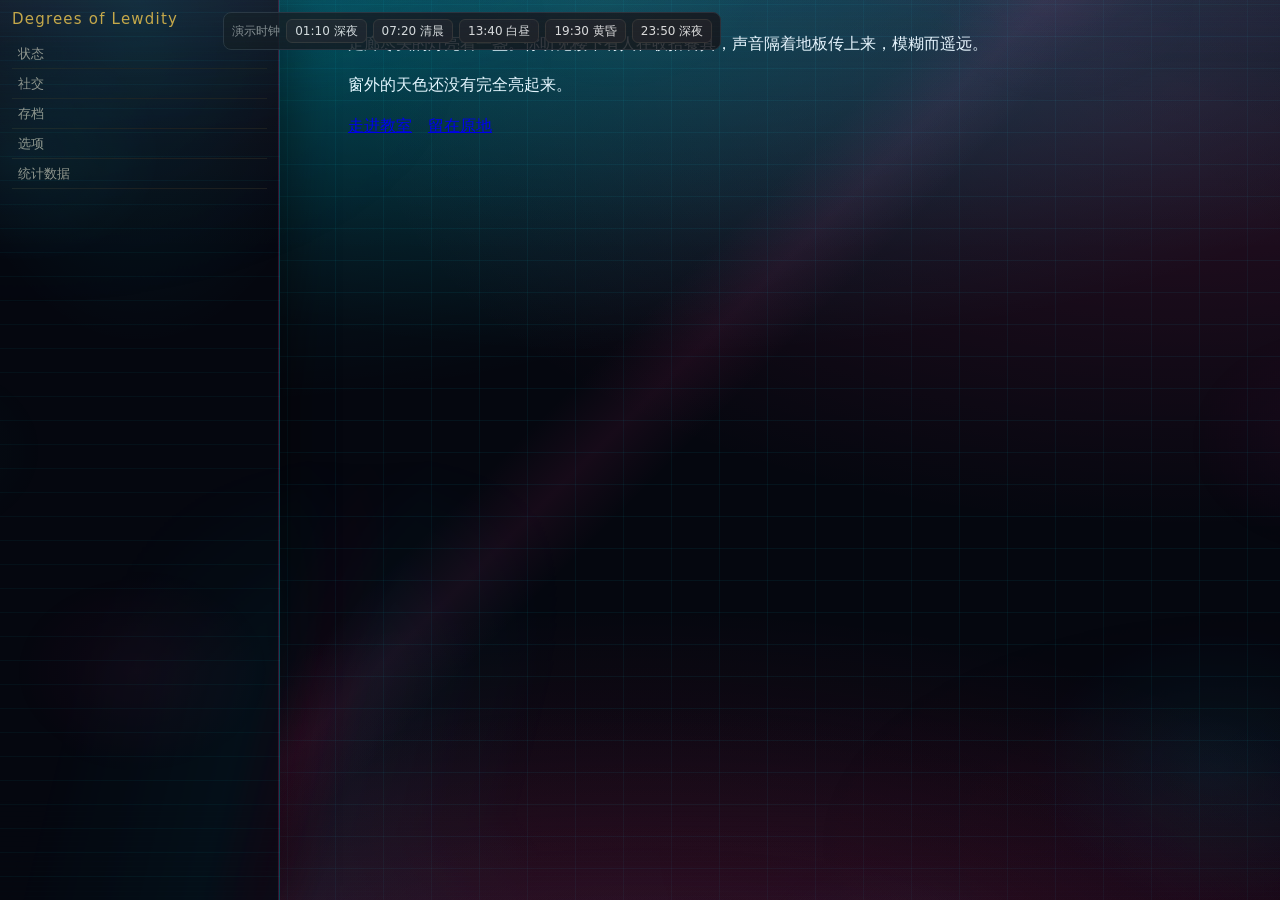
<file: prototype/index.html>
<!DOCTYPE html>
<html lang="zh-CN">
<head>
<meta charset="utf-8">
<meta name="viewport" content="width=device-width, initial-scale=1, viewport-fit=cover">
<title>灯台 · 静态原型（模拟 DoL 外壳）</title>
<link rel="stylesheet" href="../src/style.css">
<link rel="stylesheet" href="../src/maplelantern-native.css">
<link rel="stylesheet" href="../src/effects.css">
<link rel="stylesheet" href="../src/deco.css">
<style>
  /* 仅原型外壳用：复刻 DoL 的真实层级与宽度，用于量测，不进入发布包 */
  html { font: 16px/1 Helmet, Freesans, sans-serif; height: 100%; }
  body {
    margin: 0; padding: 0; height: 100%;
    color: #eee; background: #111;
    overflow: hidden;
  }
  :root {
    --000:#111; --100:#1a1a1a; --200:#333; --700:#999; --800:#ccc; --850:#222; --900:#111;
    --gold:#d4a73c; --danger:#c62b2b; --link:#5888dd;
  }
  #ui-bar {
    position: fixed; left: 0; top: 0; bottom: 0; width: 17.5em;
    z-index: 50; background: #0d0d0d; border-right: 1px solid #2a2a2a;
    padding: 12px; box-sizing: border-box;
  }
  #ui-bar h1 { font-size: 15px; letter-spacing: .08em; color: var(--gold); margin: 0 0 12px; font-weight: 400; }
  #ui-bar .nav-item { font-size: 13px; color: #9a9388; padding: 8px 6px; border-bottom: 1px solid #1e1e1e; }
  #mobileStats {
    position: fixed; left: 0; top: 50px; width: 2em; z-index: 299;
    background: #0d0d0d; writing-mode: vertical-rl; font-size: 11px; color: #777; padding: 6px 0;
  }
  #story { position: absolute; inset: 0; z-index: 10; margin-left: 17.5em; overflow: auto; }
  #passages { max-width: 54em; margin: 2em auto; padding: 0 1em; font-size: 16px; line-height: 1.55; color: #ddd; }
  #passages p { margin: 0 0 1em; }
  #ui-overlay { position: fixed; inset: 0; z-index: 100000; display: none; background: rgba(0,0,0,.7); }
  #ui-dialog { position: fixed; inset: 15% 20%; z-index: 100100; display: none; background: #15171b; }

  #demo-hud {
    position: fixed; left: 18.6em; top: 12px; z-index: 30;
    display: flex; gap: 6px; align-items: center;
    font: 12px/1 system-ui, sans-serif; color: #8d8d8d;
    background: rgba(20,22,26,.85); border: 1px solid #2a2f38; border-radius: 8px; padding: 6px 8px;
  }
  #demo-hud button {
    font: inherit; color: #ddd; background: #1d2026; border: 1px solid #333; border-radius: 6px;
    padding: 5px 8px; cursor: pointer;
  }
  #demo-hud[hidden] { display: none; }
  @media (max-width: 900px) {
    #ui-bar { display: none; }
    #story { margin-left: 0; }
    #mobileStats { display: block; }
    #demo-hud { left: 3em; }
  }
  @media (min-width: 901px) { #mobileStats { display: none; } }
</style>
</head>
<body>

<aside id="ui-bar" aria-label="游戏侧栏">
  <h1>Degrees of Lewdity</h1>
  <div class="nav-item">状态</div>
  <div class="nav-item">社交</div>
  <div class="nav-item">存档</div>
  <div class="nav-item">选项</div>
  <div class="nav-item">统计数据</div>
</aside>

<div id="mobileStats" aria-hidden="true">疲倦 · 压力 · 创伤</div>

<main id="story">
  <div id="passages">
    <p>走廊尽头的灯亮着一盏。你听见楼下有人在收拾餐具，声音隔着地板传上来，模糊而遥远。</p>
    <p>窗外的天色还没有完全亮起来。</p>
    <p><a href="#">走进教室</a>　<a href="#">留在原地</a></p>
  </div>
</main>

<div id="ui-overlay"></div>
<div id="ui-dialog"></div>

<div id="demo-hud">
  <span>演示时钟</span>
  <button type="button" data-hour="1">01:10 深夜</button>
  <button type="button" data-hour="7">07:20 清晨</button>
  <button type="button" data-hour="13">13:40 白昼</button>
  <button type="button" data-hour="19">19:30 黄昏</button>
  <button type="button" data-hour="23">23:50 深夜</button>
</div>

<script>
/* ------------------------------------------------------------------ 假游戏环境 */
(function () {
  "use strict";
  var qs = new URLSearchParams(location.search);
  var hud = document.getElementById("demo-hud");
  if (qs.get("hud") === "0") { hud.hidden = true; }

  var demo = { hour: 8, minute: 20, month: 3, monthDay: 14, weekDay: 1, days: 12 };

  function phase(h) {
    if (h < 6) { return "night"; }
    if (h < 9) { return "dawn"; }
    if (h < 18) { return "day"; }
    if (h < 21) { return "dusk"; }
    return "night";
  }

  window.__DEMO = demo;

  window.Time = {
    get hour() { return demo.hour; },
    get minute() { return demo.minute; },
    get dayState() { return phase(demo.hour); },
    get month() { return demo.month; },
    get monthDay() { return demo.monthDay; },
    get weekDay() { return demo.weekDay; },
    get days() { return demo.days; },
    get year() { return 2025; },
    get secondsSinceMidnight() { return demo.hour * 3600 + demo.minute * 60; }
  };

  var V = {
    willpower: 72, willpowermax: 100,
    stress: 58, stressmax: 100,
    trauma: 14, traumamax: 100,
    arousal: 23, arousalmax: 100,
    tiredness: 640,
    money: 1234,
    worn: {
      over_head: { name: "knit cap" },
      head: null,
      face: { name: "glasses" },
      neck: { name: "checkered scarf" },
      over_upper: null,
      upper: { name: "school shirt" },
      under_upper: { name: "undershirt" },
      hands: null,
      handheld: { name: "school bag" },
      over_lower: null,
      lower: { name: "pleated skirt" },
      under_lower: { name: "panties" },
      legs: { name: "knee socks" },
      feet: { name: "sneakers" }
    }
  };

  window.Constants = { tiredness: { max: 2000, min: 0 } };
  window.StartConfig = { version: "0.5.12.13" };
  window.SugarCube = {
    Version: { major: 2, minor: 36, patch: 1 },
    State: { variables: V, passage: "School Hallway" }
  };

  /* 宿主模拟：?host=1 时挂两条全局按钮规则 + tokens，用于验证反制与字号链 */
  if (qs.get("host") === "1") {
    var sol = document.documentElement;
    sol.setAttribute("data-dgu-buttons-scaled", "");
    sol.setAttribute("data-dgu-font-scaled", "");
    sol.style.setProperty("--dgu-button-scale", "1.5");
    sol.style.setProperty("--dgu-font-scale", "1.35");
    sol.style.setProperty("--dgu-accent", "#7FB2FF");
    sol.style.setProperty("--dgu-radius", "14px");
    window.DoLGameUI = {
      ui: {
        apiVersion: 1,
        getCapabilities: function () {
          return { enabled: true, layout: "desktop", visualTier: "Balanced", glass: true, motion: true, surfaces: true, backdropFilter: true };
        },
        getTheme: function () {
          return { id: "soft-wet", enabled: true, tokens: { neutral: "--dgu-surface", card: "--dgu-card", ocean: "--dgu-accent", mist: "--dgu-secondary", text: "--dgu-text", danger: "--dgu-danger", radius: "--dgu-radius", cardRadius: "--dgu-card-radius" } };
        }
      }
    };
  }

  hud.addEventListener("click", function (e) {
    var btn = e.target.closest("button[data-hour]");
    if (!btn) { return; }
    demo.hour = parseInt(btn.getAttribute("data-hour"), 10);
    if (demo.hour === 1 || demo.hour === 23) { demo.minute = 10; }
    else { demo.minute = 20; }
    document.dispatchEvent(new Event("passageend"));
  });

  /* 量测用：?scale=140&lang=en&theme=jade 预置设置（必须在 render.js 之前写入） */
  try {
    var seed = { v: 1 };
    if (qs.get("scale")) { seed.scale = parseInt(qs.get("scale"), 10); }
    if (qs.get("lang")) { seed.lang = qs.get("lang"); }
    if (qs.get("theme")) { seed.theme = qs.get("theme"); }
    if (qs.get("tab")) { seed.tab = qs.get("tab"); }
    if (Object.keys(seed).length > 1) {
      localStorage.setItem("MapleLantern.settings.v1", JSON.stringify(seed));
    } else {
      localStorage.removeItem("MapleLantern.settings.v1");
    }
  } catch (e) { /* 原型环境存储不可用不影响量测 */ }
})();
</script>

<script src="../src/core.js"></script>
<script src="../src/maplelantern-native.js"></script>
<script src="../src/deco-core.js"></script>
<script src="../src/deco-panel.js"></script>
<script src="../src/render.js"></script>

<script>
/* 量测用：?open=1 在首帧前打开面板，避免 moli 的“加载时布局快照”与后续 DOM 变更对不上 */
document.addEventListener("DOMContentLoaded", function () {
  var qp = new URLSearchParams(location.search);
  if (qp.get("open") && window.MapleLantern) {
    window.MapleLantern.open();
  }
});
window.addEventListener("load", function () {
  setTimeout(function () {
    if (window.MapleLantern && document.getElementById("ml-orb")) {
      document.documentElement.setAttribute("data-prototype", "ready");
    }
  }, 80);
});
</script>
</body>
</html>
</file>
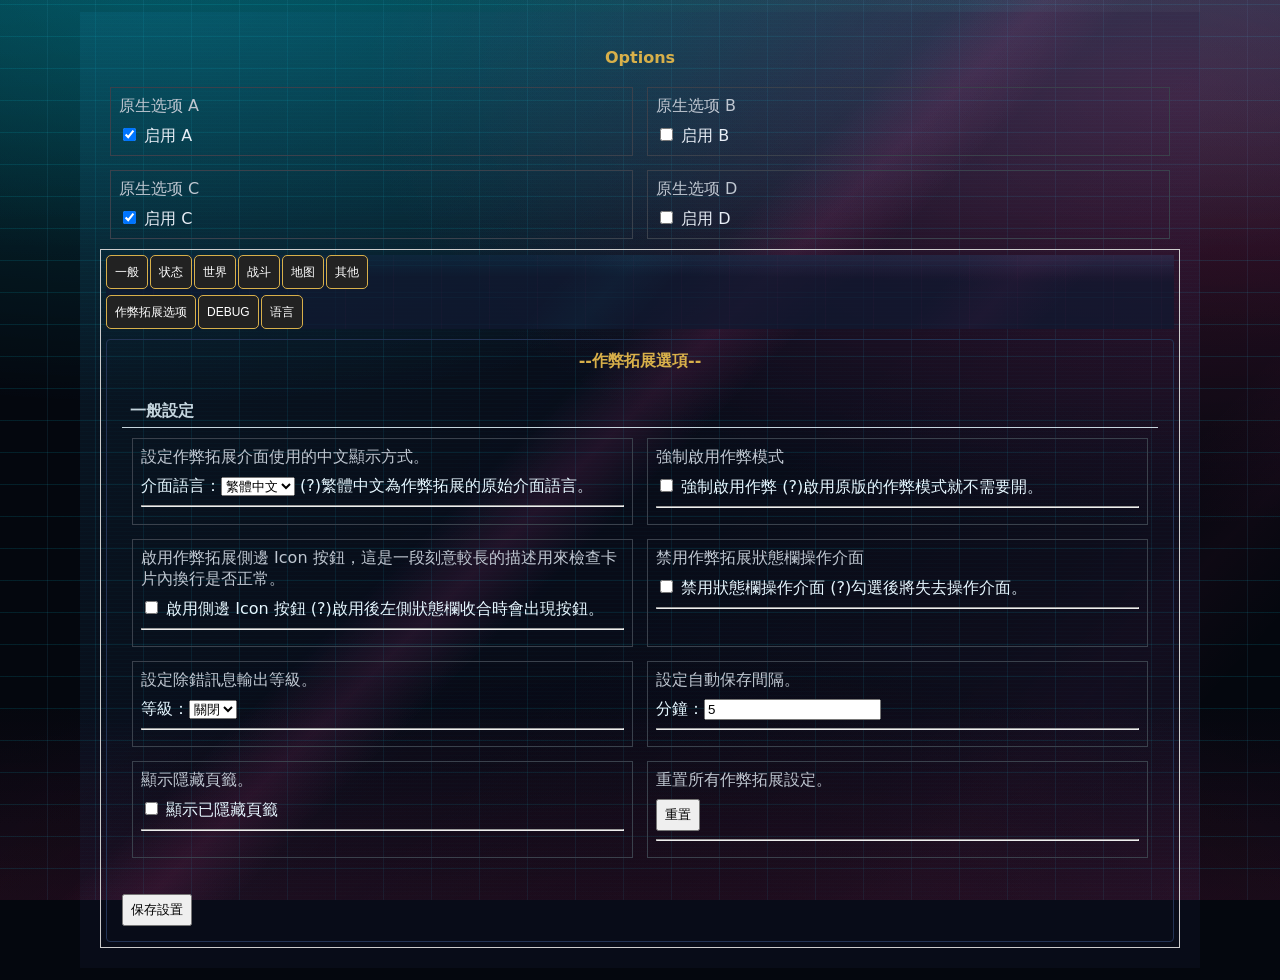
<file: tests/ce-settings-host.html>
<!doctype html>
<html lang="zh-CN" data-ml-native="on" data-ml-theme="cyberpunk" data-ml-opt-overlay="1">
<head>
<meta charset="utf-8">
<title>CheatExtended settings layout probe</title>
<style>
:root { --300:#555b66; --500:#777f8c; --700:#3a414c; --800:#20252d; --850:#171b21; --gold:#d8b04a; }
body { margin:0; background:#080a0e; color:#e8eef6; font-family:system-ui,sans-serif; }
#customOverlay { width:100%; padding:12px; box-sizing:border-box; }
#customOverlayContent { width:100%; max-width:1120px; margin:0 auto; padding:20px; box-sizing:border-box; background:#0d1117; }
/* DoL 原生 settings 几何（逐条取自游戏主 HTML） */
.settingsGrid { display:grid; grid-template-columns:repeat(auto-fit,minmax(48.5%,1fr)); grid-gap:14px; margin:10px; }
.settingsToggleItem { border:1px solid var(--700); padding:8px; height:100%; box-sizing:border-box; }
.settingsHeader { grid-column:1/-1; color:var(--gold); text-align:center; font-weight:bold; padding:6px 0; }
.settingsToggleItemWide { border:1px solid var(--700); padding:8px; grid-column:1/-1; }
.small-description { color:#bfc7d1; margin-bottom:8px; }
/* CE 1.20.4 菜单/页签容器（只保留影响几何的部分） */
.CEDISPLAY { display:flex; flex-direction:column; gap:10px; width:100%; box-sizing:border-box; padding:5px; border:1px solid #ccc; }
.CEbuttonBar { display:flex; flex-wrap:nowrap; overflow-x:auto; gap:2px; padding:0; width:100%; }
.CEbuttonBar > * { display:inline-flex !important; flex:0 0 auto !important; white-space:nowrap !important; }
.CEbuttonBar.CE-two-level-tabs { flex-direction:column; align-items:stretch; }
.CEbuttonBar.CE-two-level-tabs > .CE-category-bar,
.CEbuttonBar.CE-two-level-tabs > .CE-subtab-bar { display:flex !important; width:100%; box-sizing:border-box; }
.CE-category-bar,.CE-subtab-bar { display:flex; flex-wrap:nowrap; overflow-x:auto; gap:2px; width:100%; }
.CE-category-bar > *,.CE-subtab-bar > * { flex:0 0 auto !important; white-space:nowrap !important; }
.CEbuttonBar button { flex:0 0 auto; width:100px; height:36px; padding:0 8px; border:1px solid var(--gold); border-radius:5px; background:#222; color:#fff; }
.CEDISPLAY_setting { flex:1 1 auto; min-height:100px; border:1px solid #999; border-radius:4px; padding:5px; overflow:auto; box-sizing:border-box; }
.CE-options { width:100%; }
.settingsHeader.options { color:var(--gold); }
</style>
<link rel="stylesheet" href="../src/maplelantern-native.css">
</head>
<body>
<div id="customOverlay">
  <div id="customOverlayContent">

    <!-- 原生 Options 对照组：不在 CE 页签后面，验证 CE 规则不外溢 -->
    <div class="settingsGrid" id="nativeSettingsGrid" data-probe-native-grid>
      <div class="settingsHeader">Options</div>
      <div class="settingsToggleItem"><div class="small-description">原生选项 A</div><label><input type="checkbox" checked> 启用 A</label></div>
      <div class="settingsToggleItem"><div class="small-description">原生选项 B</div><label><input type="checkbox"> 启用 B</label></div>
      <div class="settingsToggleItem"><div class="small-description">原生选项 C</div><label><input type="checkbox" checked> 启用 C</label></div>
      <div class="settingsToggleItem"><div class="small-description">原生选项 D</div><label><input type="checkbox"> 启用 D</label></div>
    </div>

    <div class="CEDISPLAY">
      <div id="cheat_extended_options" class="CEbuttonBar CE-two-level-tabs">
        <div class="CE-category-bar">
          <button data-category-id="general" class="CEbuttonBarSelected">一般</button>
          <button data-category-id="status">状态</button>
          <button data-category-id="world">世界</button>
          <button data-category-id="combat">战斗</button>
          <button data-category-id="map">地图</button>
          <button data-category-id="extra">其他</button>
        </div>
        <div class="CE-subtab-bar">
          <button class="CEbuttonBarSelected">作弊拓展选项</button>
          <button>DEBUG</button>
          <button>语言</button>
        </div>
      </div>

      <div class="CEDISPLAY_setting">
        <div id="CE_settingsDiv" class="no-numberify">
          <div class="CE-options">
            <div class="settingsHeader options"><span class="gold">--作弊拓展選項--</span></div>
            <div class="settingsGrid" data-probe-outer>
              <section class="CE-optionGroupSection" style="grid-column:1/-1;min-width:0;margin:0 0 12px;">
                <div class="CE-optionGroupHeading" style="font-weight:bold;margin:8px 0 6px;padding:5px 8px;border-bottom:1px solid currentColor;opacity:.85;">一般設定</div>
                <div class="settingsGrid" data-probe-ce-grid>
                  <div class="settingsToggleItem">
                    <div class="small-description">設定作弊拓展介面使用的中文顯示方式。</div>
                    <label>介面語言：<select><option>繁體中文</option><option>简体中文</option></select></label>
                    <mouse class="tooltip linkBlue">(?)<span>繁體中文為作弊拓展的原始介面語言。</span></mouse>
                    <hr>
                  </div>
                  <div class="settingsToggleItem">
                    <div class="small-description">強制啟用作弊模式</div>
                    <label><input type="checkbox"> 強制啟用作弊</label>
                    <mouse class="tooltip linkBlue">(?)<span>啟用原版的作弊模式就不需要開。</span></mouse>
                    <hr>
                  </div>
                  <div class="settingsToggleItem">
                    <div class="small-description">啟用作弊拓展側邊 Icon 按鈕，這是一段刻意較長的描述用來檢查卡片內換行是否正常。</div>
                    <label><input type="checkbox"> 啟用側邊 Icon 按鈕</label>
                    <mouse class="tooltip linkBlue">(?)<span>啟用後左側狀態欄收合時會出現按鈕。</span></mouse>
                    <hr>
                  </div>
                  <div class="settingsToggleItem">
                    <div class="small-description">禁用作弊拓展狀態欄操作介面</div>
                    <label><input type="checkbox"> 禁用狀態欄操作介面</label>
                    <mouse class="tooltip linkBlue">(?)<span>勾選後將失去操作介面。</span></mouse>
                    <hr>
                  </div>
                  <div class="settingsToggleItem">
                    <div class="small-description">設定除錯訊息輸出等級。</div>
                    <label>等級：<select><option>關閉</option><option>一般</option><option>詳細</option></select></label>
                    <hr>
                  </div>
                  <div class="settingsToggleItem">
                    <div class="small-description">設定自動保存間隔。</div>
                    <label>分鐘：<input type="text" value="5"></label>
                    <hr>
                  </div>
                  <div class="settingsToggleItem">
                    <div class="small-description">顯示隱藏頁籤。</div>
                    <label><input type="checkbox"> 顯示已隱藏頁籤</label>
                    <hr>
                  </div>
                  <div class="settingsToggleItem">
                    <div class="small-description">重置所有作弊拓展設定。</div>
                    <label><button>重置</button></label>
                    <hr>
                  </div>
                </div>
              </section>
              <div><button>保存設置</button></div>
            </div>
          </div>
        </div>
      </div>
    </div>

  </div>
</div>
</body>
</html>
</file>
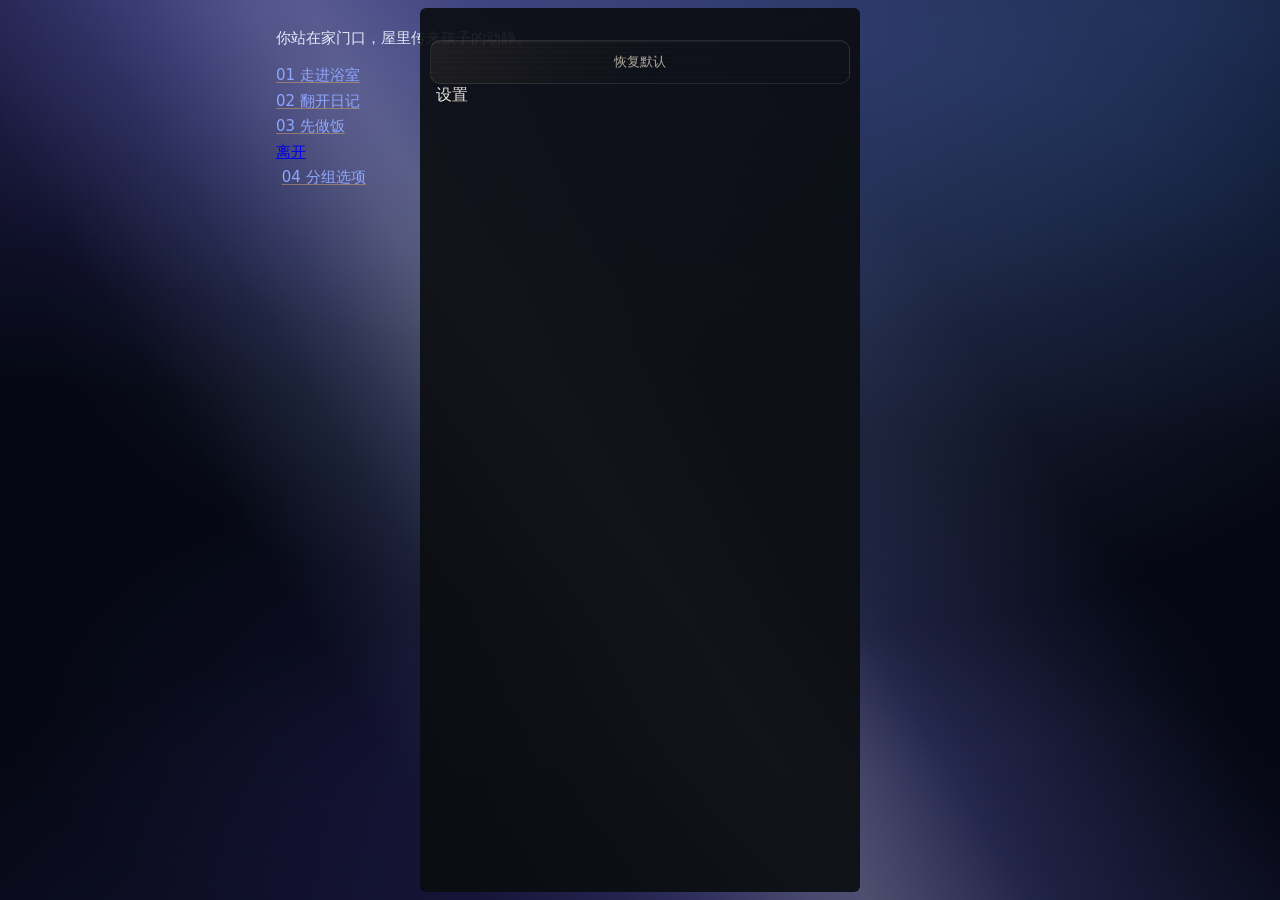
<file: tests/custom-host.html>
<!DOCTYPE html>
<html lang="zh-CN" data-ml-native="on" data-ml-theme="star" data-ml-motion="full" data-ml-lang="zh">
<head>
<meta charset="utf-8">
<meta name="viewport" content="width=device-width, initial-scale=1">
<title>MapleLantern 自定义外观宿主测试</title>
<!-- 真实宿主样式：按游戏里的加载顺序，MapleLantern 三件在前，custom.css 收尾 -->
<link rel="stylesheet" href="../src/style.css">
<link rel="stylesheet" href="../src/maplelantern-native.css">
<link rel="stylesheet" href="../src/custom.css">
<link rel="stylesheet" href="../src/deco.css">
<style>
  /* 只补测试页骨架，不参与被断言的外观：面板在游戏里是 fixed 浮层，这里照样固定，避免与 passage 文字重叠 */
  body { margin: 0; min-height: 100vh; }
  #passages { max-width: 760px; margin: 0 auto; padding: 8px 12px 40px; }
  /* 面板底色跟游戏一致走 --ml-panel-bg（style.css 里是 rgba(…, var(--ml-surface-alpha)))，
     硬编码 94% 会把「面板遮蔽」滑杆和背景图的可见性一起测漏 */
  #ml-root { position: fixed; left: 8px; right: 8px; top: 8px; bottom: 8px; z-index: 6; overflow: auto;
    max-width: 420px; margin: 0 auto; padding: 12px 10px; border-radius: 6px;
    background-color: var(--ml-panel-bg, rgba(9, 13, 18, .94)); }
  #ml-pane { padding-top: 6px; }
</style>
</head>
<body>

<div id="passages">
  <div class="passage">
    <p>你站在家门口，屋里传来孩子的动静。</p>
    <!-- 灯台真实选项形态：a.link-internal（非 macro-link）才是被卡片化的那一类 -->
    <a class="link-internal" href="#">01 走进浴室</a><br>
    <a class="link-internal" href="#">02 翻开日记</a><br>
    <a class="link-internal" href="#">03 先做饭</a><br>
    <a class="macro-link" href="#">离开</a>
    <!-- 灯台在 ≤632px 会给 .ml-option-group > a 压 padding:0 !important / margin:0 !important，
         这条结构必须留在宿主里，否则"底纹按钮盒"在真机上被压成贴字条也没人发现 -->
    <div class="ml-option-group">
      <img class="icon" alt="" src="[data-uri]">
      <a class="link-internal" href="#">04 分组选项</a>
    </div>
  </div>
</div>

<div id="ml-root">
  <div id="ml-panel">
    <div id="ml-pane-host">
      <div id="ml-pane">
        <div class="ml-resets"><button class="ml-btn ml-btn-quiet" type="button">恢复默认</button></div>
      </div>
    </div>
  </div>
  <button id="ml-tab-settings" aria-selected="true" type="button">设置</button>
</div>

<script src="../src/core.js"></script>
<script src="../src/deco-core.js"></script>
<script src="../src/dossier-core.js"></script>
<script src="../src/dossier-assets.js"></script>
<script src="../src/dossier-theme.js"></script>
<script src="../src/dossier-panel.js"></script>
<script src="../src/custom.js"></script>
<script src="../src/deco-panel.js"></script>
</body>
</html>
</file>
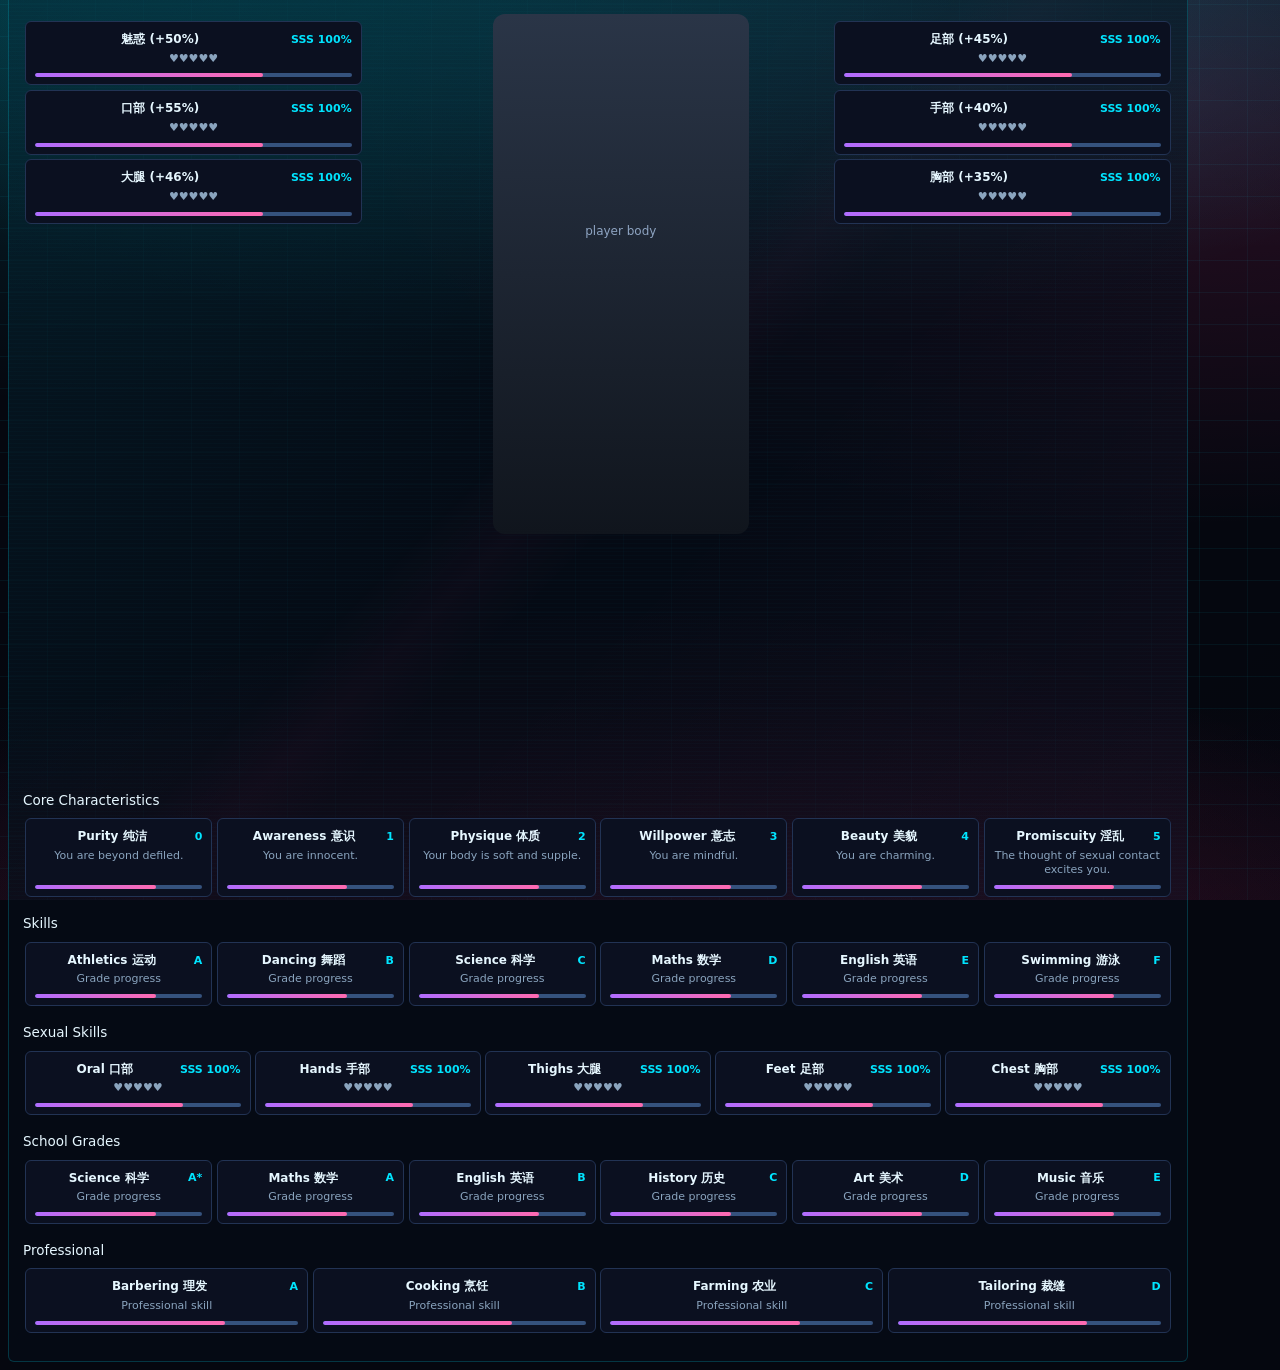
<file: tests/sexdiagram-host.html>
<!doctype html>
<html lang="zh-CN" data-ml-native="on" data-ml-theme="cyberpunk" data-ml-opt-overlay="1">
<head>
<meta charset="utf-8">
<title>Sex diagram layout probe</title>
<style>
:root { --300:#555b66; --600:#8a92a0; --connector-height:18px; --center-offset:48px; --end-offset:8px; }
body { margin:0; background:#080a0e; color:#e8eef6; font-family:system-ui,sans-serif; }
#customOverlayContent { width:100%; max-width:1180px; margin:24px auto; padding:20px; box-sizing:border-box; background:#0d1117; }
#characteristics-display { position:relative; z-index:2; margin-top:560px; }
#characteristics-display h4 { margin:18px 0 4px; color:#8ea4c2; font-weight:500; }
/* 以下是 DoL 原生 style-module-characteristics 的属性页几何（逐条取自主 HTML，未改写） */
.characteristic-box-list { display: flex; flex-wrap: wrap; }
.characteristic-box-list .characteristic-box {
  position: relative; display: inline-flex; flex-direction: column; align-items: center;
  flex: 1 1 100px; min-width: 18%; margin: 0.15rem; border: 1px solid var(--300);
  padding: 0.3rem; text-align: center;
}
#player-body {
  position: absolute; width: 256px; left: calc(50% - 152px + 0.3rem);
  display: flex; justify-content: center; pointer-events: none; z-index: 0;
}
#sex-diagram { display: flex; width: calc(100% - 0.3rem); padding: 0.3rem 0.15rem; }
#sex-diagram .sex-diagram-box { display: flex; }
#sex-diagram .characteristic-box-list { flex-flow: column nowrap; width: 50%; padding: 0; margin: 0; }
#sex-diagram .characteristic-box-list .characteristic-box { width: 50%; margin: 0.15rem 0; }
#sex-diagram .connector-box { position: relative; height: 100%; flex: 1; margin: 0.15rem 0; }
#sex-diagram .connector-box > div { position: absolute; top: 0; }
#sex-diagram .connector-box-bottom { height: var(--connector-height); border-bottom: 1px solid var(--300); }
@media (max-width: 1200px) {
  .characteristic-box-list .characteristic-box { min-width: 45%; }
  #player-body { display: none; }
  #sex-diagram .connector-box { display: none; }
  #sex-diagram .left-column .connector-box { margin-right: 0.15rem; }
  #sex-diagram .right-column { margin-left: 0.15rem; }
}
@media (max-width: 450px) {
  #sex-diagram { display: block; }
  #sex-diagram .characteristic-box-list { width: 100%; }
  #sex-diagram .left-column .connector-box { margin-right: 0; }
  #sex-diagram .right-column { margin-left: 0; }
}
</style>
<link rel="stylesheet" href="../src/maplelantern-native.css">
<style>
/* 仅探针用：给立绘一个可见占位，避免依赖游戏贴图 */
#player-body { background:linear-gradient(180deg,#2a3547,#10151d); border-radius:12px; height:520px; }
#player-body::after { content:"player body"; position:absolute; inset:40% 0 auto; text-align:center; color:#8ea4c2; font-size:12px; }
.meter { background:#222a35; }
.meter > div { width:72%; background:linear-gradient(90deg,#b06cff,#ff6ab0); }
</style>
</head>
<body>
<div id="customOverlayContent">
  <div id="player-body"></div>
  <div id="sex-diagram">
    <div class="characteristic-box-list left-column">
      <div class="sex-diagram-box">
        <div class="characteristic-box">
          <div class="characteristic-top-line"><span class="characteristic-title">魅惑 (+50%)</span><span class="characteristic-level">SSS 100%</span></div>
          <div class="characteristic-description">♥♥♥♥♥</div>
          <div class="meter"><div></div></div>
        </div>
        <div class="connector-box"><div class="connector-box-bottom"></div></div>
      </div>
      <div class="sex-diagram-box">
        <div class="characteristic-box">
          <div class="characteristic-top-line"><span class="characteristic-title">口部 (+55%)</span><span class="characteristic-level">SSS 100%</span></div>
          <div class="characteristic-description">♥♥♥♥♥</div>
          <div class="meter"><div></div></div>
        </div>
        <div class="connector-box"><div class="connector-box-bottom"></div></div>
      </div>
      <div class="sex-diagram-box">
        <div class="characteristic-box">
          <div class="characteristic-top-line"><span class="characteristic-title">大腿 (+46%)</span><span class="characteristic-level">SSS 100%</span></div>
          <div class="characteristic-description">♥♥♥♥♥</div>
          <div class="meter"><div></div></div>
        </div>
        <div class="connector-box"><div class="connector-box-bottom"></div></div>
      </div>
    </div>
    <div class="characteristic-box-list right-column">
      <div class="sex-diagram-box">
        <div class="connector-box"><div class="connector-box-bottom"></div></div>
        <div class="characteristic-box">
          <div class="characteristic-top-line"><span class="characteristic-title">足部 (+45%)</span><span class="characteristic-level">SSS 100%</span></div>
          <div class="characteristic-description">♥♥♥♥♥</div>
          <div class="meter"><div></div></div>
        </div>
      </div>
      <div class="sex-diagram-box">
        <div class="connector-box"><div class="connector-box-bottom"></div></div>
        <div class="characteristic-box">
          <div class="characteristic-top-line"><span class="characteristic-title">手部 (+40%)</span><span class="characteristic-level">SSS 100%</span></div>
          <div class="characteristic-description">♥♥♥♥♥</div>
          <div class="meter"><div></div></div>
        </div>
      </div>
      <div class="sex-diagram-box">
        <div class="connector-box"><div class="connector-box-bottom"></div></div>
        <div class="characteristic-box">
          <div class="characteristic-top-line"><span class="characteristic-title">胸部 (+35%)</span><span class="characteristic-level">SSS 100%</span></div>
          <div class="characteristic-description">♥♥♥♥♥</div>
          <div class="meter"><div></div></div>
        </div>
      </div>
    </div>
  </div>
  <div id="characteristics-display">
    <h4>Core Characteristics</h4>
    <div id="base-characteristics" class="characteristic-box-list" data-probe-list="base-characteristics">
      <div class="characteristic-box"><div class="characteristic-top-line"><span class="characteristic-title">Purity 纯洁</span><span class="characteristic-level">0</span></div><div class="characteristic-description">You are beyond defiled.</div><div class="meter"><div></div></div></div>
      <div class="characteristic-box"><div class="characteristic-top-line"><span class="characteristic-title">Awareness 意识</span><span class="characteristic-level">1</span></div><div class="characteristic-description">You are innocent.</div><div class="meter"><div></div></div></div>
      <div class="characteristic-box"><div class="characteristic-top-line"><span class="characteristic-title">Physique 体质</span><span class="characteristic-level">2</span></div><div class="characteristic-description">Your body is soft and supple.</div><div class="meter"><div></div></div></div>
      <div class="characteristic-box"><div class="characteristic-top-line"><span class="characteristic-title">Willpower 意志</span><span class="characteristic-level">3</span></div><div class="characteristic-description">You are mindful.</div><div class="meter"><div></div></div></div>
      <div class="characteristic-box"><div class="characteristic-top-line"><span class="characteristic-title">Beauty 美貌</span><span class="characteristic-level">4</span></div><div class="characteristic-description">You are charming.</div><div class="meter"><div></div></div></div>
      <div class="characteristic-box"><div class="characteristic-top-line"><span class="characteristic-title">Promiscuity 淫乱</span><span class="characteristic-level">5</span></div><div class="characteristic-description">The thought of sexual contact excites you.</div><div class="meter"><div></div></div></div>
    </div>
    <h4>Skills</h4>
    <div id="base-skills" class="characteristic-box-list" data-probe-list="base-skills">
      <div class="characteristic-box"><div class="characteristic-top-line"><span class="characteristic-title">Athletics 运动</span><span class="characteristic-level">A</span></div><div class="characteristic-description">Grade progress</div><div class="meter"><div></div></div></div>
      <div class="characteristic-box"><div class="characteristic-top-line"><span class="characteristic-title">Dancing 舞蹈</span><span class="characteristic-level">B</span></div><div class="characteristic-description">Grade progress</div><div class="meter"><div></div></div></div>
      <div class="characteristic-box"><div class="characteristic-top-line"><span class="characteristic-title">Science 科学</span><span class="characteristic-level">C</span></div><div class="characteristic-description">Grade progress</div><div class="meter"><div></div></div></div>
      <div class="characteristic-box"><div class="characteristic-top-line"><span class="characteristic-title">Maths 数学</span><span class="characteristic-level">D</span></div><div class="characteristic-description">Grade progress</div><div class="meter"><div></div></div></div>
      <div class="characteristic-box"><div class="characteristic-top-line"><span class="characteristic-title">English 英语</span><span class="characteristic-level">E</span></div><div class="characteristic-description">Grade progress</div><div class="meter"><div></div></div></div>
      <div class="characteristic-box"><div class="characteristic-top-line"><span class="characteristic-title">Swimming 游泳</span><span class="characteristic-level">F</span></div><div class="characteristic-description">Grade progress</div><div class="meter"><div></div></div></div>
    </div>
    <h4>Sexual Skills</h4>
    <div id="sex-skills" class="characteristic-box-list" data-probe-list="sex-skills">
      <div class="characteristic-box"><div class="characteristic-top-line"><span class="characteristic-title">Oral 口部</span><span class="characteristic-level">SSS 100%</span></div><div class="characteristic-description">♥♥♥♥♥</div><div class="meter"><div></div></div></div>
      <div class="characteristic-box"><div class="characteristic-top-line"><span class="characteristic-title">Hands 手部</span><span class="characteristic-level">SSS 100%</span></div><div class="characteristic-description">♥♥♥♥♥</div><div class="meter"><div></div></div></div>
      <div class="characteristic-box"><div class="characteristic-top-line"><span class="characteristic-title">Thighs 大腿</span><span class="characteristic-level">SSS 100%</span></div><div class="characteristic-description">♥♥♥♥♥</div><div class="meter"><div></div></div></div>
      <div class="characteristic-box"><div class="characteristic-top-line"><span class="characteristic-title">Feet 足部</span><span class="characteristic-level">SSS 100%</span></div><div class="characteristic-description">♥♥♥♥♥</div><div class="meter"><div></div></div></div>
      <div class="characteristic-box"><div class="characteristic-top-line"><span class="characteristic-title">Chest 胸部</span><span class="characteristic-level">SSS 100%</span></div><div class="characteristic-description">♥♥♥♥♥</div><div class="meter"><div></div></div></div>
    </div>
    <h4>School Grades</h4>
    <div id="school-grades" class="characteristic-box-list" data-probe-list="school-grades">
      <div class="characteristic-box"><div class="characteristic-top-line"><span class="characteristic-title">Science 科学</span><span class="characteristic-level">A*</span></div><div class="characteristic-description">Grade progress</div><div class="meter"><div></div></div></div>
      <div class="characteristic-box"><div class="characteristic-top-line"><span class="characteristic-title">Maths 数学</span><span class="characteristic-level">A</span></div><div class="characteristic-description">Grade progress</div><div class="meter"><div></div></div></div>
      <div class="characteristic-box"><div class="characteristic-top-line"><span class="characteristic-title">English 英语</span><span class="characteristic-level">B</span></div><div class="characteristic-description">Grade progress</div><div class="meter"><div></div></div></div>
      <div class="characteristic-box"><div class="characteristic-top-line"><span class="characteristic-title">History 历史</span><span class="characteristic-level">C</span></div><div class="characteristic-description">Grade progress</div><div class="meter"><div></div></div></div>
      <div class="characteristic-box"><div class="characteristic-top-line"><span class="characteristic-title">Art 美术</span><span class="characteristic-level">D</span></div><div class="characteristic-description">Grade progress</div><div class="meter"><div></div></div></div>
      <div class="characteristic-box"><div class="characteristic-top-line"><span class="characteristic-title">Music 音乐</span><span class="characteristic-level">E</span></div><div class="characteristic-description">Grade progress</div><div class="meter"><div></div></div></div>
    </div>
    <h4>Professional</h4>
    <div id="prof" class="characteristic-box-list" data-probe-list="prof">
      <div class="characteristic-box"><div class="characteristic-top-line"><span class="characteristic-title">Barbering 理发</span><span class="characteristic-level">A</span></div><div class="characteristic-description">Professional skill</div><div class="meter"><div></div></div></div>
      <div class="characteristic-box"><div class="characteristic-top-line"><span class="characteristic-title">Cooking 烹饪</span><span class="characteristic-level">B</span></div><div class="characteristic-description">Professional skill</div><div class="meter"><div></div></div></div>
      <div class="characteristic-box"><div class="characteristic-top-line"><span class="characteristic-title">Farming 农业</span><span class="characteristic-level">C</span></div><div class="characteristic-description">Professional skill</div><div class="meter"><div></div></div></div>
      <div class="characteristic-box"><div class="characteristic-top-line"><span class="characteristic-title">Tailoring 裁缝</span><span class="characteristic-level">D</span></div><div class="characteristic-description">Professional skill</div><div class="meter"><div></div></div></div>
    </div>
  </div>
</div>
</body>
</html>
</file>
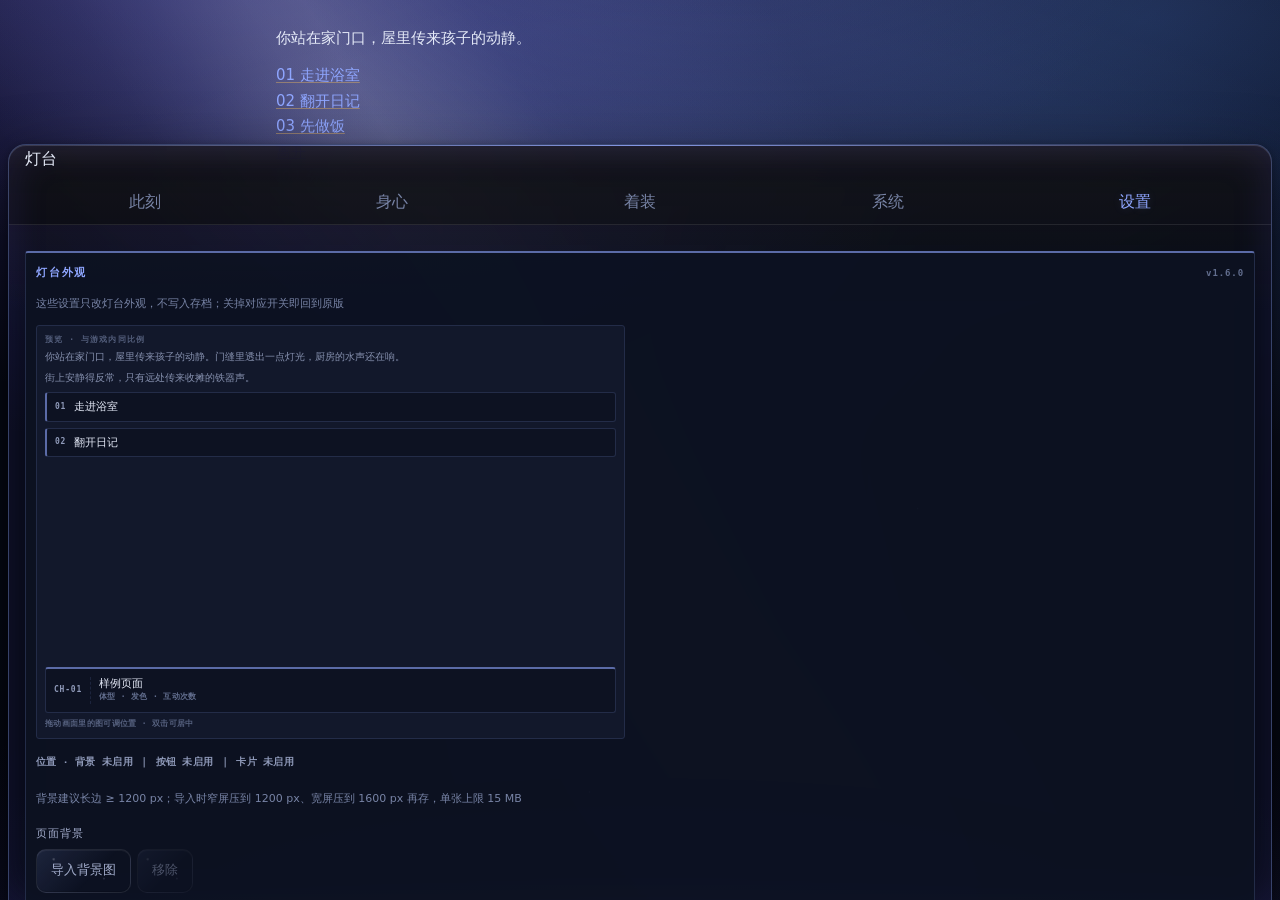
<file: tests/viewport-host.html>
<!DOCTYPE html>
<html lang="zh-CN" data-ml-native="on" data-ml-theme="star" data-ml-motion="off" data-ml-lang="zh">
<head>
<meta charset="utf-8">
<meta name="viewport" content="width=device-width, initial-scale=1">
<title>MapleLantern 多视口适配宿主</title>
<!-- 加载顺序与游戏一致：灯台本体三件在前，custom.css 收尾 -->
<link rel="stylesheet" href="../src/style.css">
<link rel="stylesheet" href="../src/maplelantern-native.css">
<link rel="stylesheet" href="../src/effects.css">
<link rel="stylesheet" href="../src/custom.css">
<style>
  /* 只补最小骨架：面板几何全部交给 style.css（.ml-panel / data-sheet 由脚本切换），
     这样量到的是真机尺寸，不是测试页自造尺寸。 */
  body { margin: 0; min-height: 100vh; }
  #passages { max-width: 760px; margin: 0 auto; padding: 8px 12px 40px; }
</style>
</head>
<body>

<div id="passages">
  <div class="passage">
    <p>你站在家门口，屋里传来孩子的动静。</p>
    <a class="link-internal" href="#">01 走进浴室</a><br>
    <a class="link-internal" href="#">02 翻开日记</a><br>
    <a class="link-internal" href="#">03 先做饭</a><br>
    <a class="macro-link" href="#">离开</a>
    <div class="ml-option-group">
      <img class="icon" alt="" src="[data-uri]">
      <a class="link-internal" href="#">04 分组选项</a>
    </div>
  </div>
</div>

<!-- 真实面板骨架：#ml-root(fixed inset 0, 透明) > .ml-panel(fixed 380 或 sheet 全宽) > .ml-body(唯一滚动容器) -->
<div id="ml-root" data-theme="star" data-side="left" data-sheet="1" data-orb-zone="top">
  <div class="ml-panel" data-open="1">
    <div class="ml-head"><span class="ml-title">灯台</span></div>
    <div class="ml-tabs">
      <button class="ml-tab" type="button">此刻</button>
      <button class="ml-tab" type="button">身心</button>
      <button class="ml-tab" type="button">着装</button>
      <button class="ml-tab" type="button">系统</button>
      <button class="ml-tab" id="ml-tab-settings" aria-selected="true" type="button">设置</button>
    </div>
    <div class="ml-body">
      <div class="ml-pane" id="ml-pane">
        <div class="ml-resets"><button class="ml-btn ml-btn-quiet" type="button">恢复默认</button></div>
      </div>
    </div>
  </div>
</div>

<script src="../src/dossier-core.js"></script>
<script src="../src/dossier-assets.js"></script>
<script src="../src/dossier-theme.js"></script>
<script src="../src/dossier-panel.js"></script>
<script src="../src/custom.js"></script>
</body>
</html>
</file>
<file: src/style.css>
/* ============================================================================
 * 灯台 · MapleLantern — style.css
 * 作用域：所有选择器以 #ml-root 起头，不污染游戏全局。
 * 宿主反制：所有规则以 html[data-dgu-buttons-scaled] / html[data-dol-midnight] 前导。
 * 字号：所有字号 = calc(px * var(--dgu-font-scale,1) * var(--ml-scale,1))。
 * ========================================================================== */

#ml-root {
  --ml-scale: 1;
  --ml-bg: #0B0D10;
  --ml-bg-soft: #12151A;
  --ml-bg-raise: #1A1E25;
  --ml-line: rgba(255, 255, 255, .09);
  --ml-line-strong: rgba(255, 255, 255, .16);
  --ml-text: #E9E3D6;
  --ml-muted: #ADA69A;
  --ml-faint: #857F75;
  --ml-accent: #E3B25F;
  --ml-accent-soft: rgba(227, 178, 95, .16);
  --ml-accent-ink: #1A1206;
  --ml-jade: #5FBFAC;
  --ml-rose: #D2737B;
  --ml-danger: #C65449;
  --ml-track: rgba(255, 255, 255, .07);
  --ml-panel-bg: rgba(11, 13, 16, var(--ml-surface-alpha));
  --ml-tex-panel:
    radial-gradient(120% 80% at 10% 0%, rgba(227, 178, 95, .16), transparent 58%),
    radial-gradient(90% 60% at 100% 100%, rgba(198, 84, 73, .07), transparent 62%),
    repeating-linear-gradient(92deg, rgba(255, 255, 255, .026) 0 1px, transparent 1px 4px),
    repeating-linear-gradient(2deg, rgba(227, 178, 95, .03) 0 1px, transparent 1px 7px);
  --ml-tex-body:
    radial-gradient(100% 70% at 50% 0%, rgba(227, 178, 95, .06), transparent 70%),
    repeating-linear-gradient(115deg, rgba(255, 255, 255, .016) 0 1px, transparent 1px 6px);
  --ml-tex-card:
    linear-gradient(135deg, rgba(227, 178, 95, .07), transparent 58%),
    repeating-linear-gradient(0deg, rgba(255, 255, 255, .014) 0 1px, transparent 1px 5px);
  --ml-press-glow: rgba(227, 178, 95, .38);
  --ml-press-ripple: rgba(255, 228, 180, .18);
  --ml-radius: 12px;
  --ml-card-radius: 16px;
  --ml-panel-radius: 18px;
  --ml-day-pct: 0%;
  --ml-shadow: 0 24px 64px rgba(0, 0, 0, .55), 0 2px 8px rgba(0, 0, 0, .35);
  --ml-surface-alpha: .92;
  --ml-blur: 20px;
  --ml-edge: .09;
  --ml-safe-b: env(safe-area-inset-bottom, 0px);
  --ml-safe-l: env(safe-area-inset-left, 0px);
  --ml-safe-r: env(safe-area-inset-right, 0px);

  position: fixed;
  inset: 0;
  z-index: 89900;
  pointer-events: none;
  font-family: system-ui, "Segoe UI", "Noto Sans SC", "PingFang SC", "Microsoft YaHei", sans-serif;
  color: var(--ml-text);
  -webkit-tap-highlight-color: transparent;
}

#ml-root[data-theme="amber"] {
  --ml-panel-bg: rgba(11, 13, 16, var(--ml-surface-alpha));
  --ml-tex-panel:
    linear-gradient(172deg, rgba(255, 242, 216, .05) 0%, transparent 34%, transparent 68%, rgba(120, 66, 28, .07) 100%),
    radial-gradient(120% 80% at 10% 0%, rgba(227, 178, 95, .2), transparent 58%),
    radial-gradient(90% 60% at 100% 100%, rgba(198, 84, 73, .09), transparent 62%),
    radial-gradient(70% 35% at 50% 100%, rgba(120, 66, 28, .1), transparent 72%),
    repeating-linear-gradient(92deg, rgba(255, 255, 255, .024) 0 1px, transparent 1px 4px),
    repeating-linear-gradient(2deg, rgba(227, 178, 95, .032) 0 1px, transparent 1px 7px);
  --ml-tex-body:
    radial-gradient(100% 70% at 50% 0%, rgba(227, 178, 95, .075), transparent 70%),
    repeating-linear-gradient(115deg, rgba(255, 255, 255, .018) 0 1px, transparent 1px 6px);
  --ml-tex-card:
    linear-gradient(135deg, rgba(227, 178, 95, .1), transparent 58%),
    radial-gradient(120% 80% at 10% 0%, rgba(255, 235, 200, .06), transparent 60%),
    repeating-linear-gradient(0deg, rgba(255, 255, 255, .014) 0 1px, transparent 1px 5px);
  --ml-press-glow: rgba(227, 178, 95, .5);
  --ml-press-ripple: rgba(255, 228, 180, .22);
}

#ml-root[data-theme="cyberpunk"],
#ml-root[data-theme="auto"] {
  --ml-bg: #05070F;
  --ml-bg-soft: #0B1020;
  --ml-bg-raise: #101830;
  --ml-line: rgba(0, 229, 255, .18);
  --ml-line-strong: rgba(0, 229, 255, .34);
  --ml-text: #E6F7FF;
  --ml-muted: #8AA4BE;
  --ml-faint: #5D7692;
  --ml-accent: #00E5FF;
  --ml-accent-soft: rgba(0, 229, 255, .16);
  --ml-accent-ink: #021014;
  --ml-jade: #58FFD6;
  --ml-rose: #FF3D9A;
  --ml-danger: #FF4F70;
  --ml-track: rgba(0, 229, 255, .08);
  --ml-radius: 8px;
  --ml-card-radius: 10px;
  --ml-panel-radius: 10px;
  --ml-mono: "Cascadia Mono", "JetBrains Mono", "SFMono-Regular", Consolas, monospace;
  --ml-panel-bg: rgba(5, 7, 15, var(--ml-surface-alpha));
  --ml-tex-panel:
    linear-gradient(132deg, transparent 42%, rgba(0, 229, 255, .03) 47%, transparent 52%, transparent 76%, rgba(255, 61, 154, .04) 82%, transparent 88%),
    radial-gradient(120% 76% at 100% 0%, rgba(255, 61, 154, .17), transparent 54%),
    radial-gradient(80% 60% at 0% 100%, rgba(0, 229, 255, .12), transparent 62%),
    repeating-linear-gradient(0deg, transparent 0 31px, rgba(0, 229, 255, .06) 31px 32px),
    repeating-linear-gradient(90deg, transparent 0 47px, rgba(255, 61, 154, .04) 47px 48px),
    repeating-linear-gradient(135deg, transparent 0 9px, rgba(0, 229, 255, .022) 9px 10px);
  --ml-tex-body:
    repeating-linear-gradient(0deg, transparent 0 23px, rgba(0, 229, 255, .026) 23px 24px),
    linear-gradient(135deg, transparent 48%, rgba(255, 61, 154, .024) 49%, transparent 50%);
  --ml-tex-card:
    linear-gradient(135deg, rgba(0, 229, 255, .09), transparent 48%),
    linear-gradient(315deg, rgba(255, 61, 154, .06), transparent 44%),
    repeating-linear-gradient(0deg, rgba(0, 229, 255, .018) 0 1px, transparent 1px 4px);
  --ml-press-glow: rgba(0, 229, 255, .56);
  --ml-press-ripple: rgba(125, 249, 255, .24);
  --ml-shadow: 0 24px 64px rgba(0, 0, 0, .62), 0 0 0 1px rgba(255, 61, 154, .12), 0 0 34px rgba(0, 229, 255, .12);
}

#ml-root[data-theme="jade"] {
  --ml-bg: #0A1110;
  --ml-bg-soft: #111A18;
  --ml-bg-raise: #182421;
  --ml-text: #E6EEE9;
  --ml-muted: #A9BDB4;
  --ml-faint: #7E958C;
  --ml-accent: #5FBFAC;
  --ml-accent-soft: rgba(95, 191, 172, .16);
  --ml-accent-ink: #06130F;
  --ml-panel-bg: rgba(10, 17, 16, var(--ml-surface-alpha));
  --ml-tex-panel:
    linear-gradient(112deg, transparent 28%, rgba(190, 255, 240, .06) 40%, rgba(190, 255, 240, .012) 50%, transparent 62%),
    radial-gradient(110% 80% at 8% 0%, rgba(95, 191, 172, .2), transparent 58%),
    radial-gradient(80% 60% at 100% 100%, rgba(127, 214, 197, .1), transparent 62%),
    linear-gradient(118deg, transparent 42%, rgba(255, 255, 255, .04) 43%, transparent 44%),
    repeating-linear-gradient(66deg, rgba(127, 214, 197, .034) 0 1px, transparent 1px 10px),
    repeating-linear-gradient(28deg, transparent 0 21px, rgba(233, 255, 249, .024) 21px 22px),
    repeating-linear-gradient(-24deg, rgba(255, 255, 255, .018) 0 1px, transparent 1px 16px);
  --ml-tex-body:
    radial-gradient(100% 70% at 50% 0%, rgba(95, 191, 172, .07), transparent 70%),
    repeating-linear-gradient(66deg, rgba(127, 214, 197, .02) 0 1px, transparent 1px 9px),
    repeating-linear-gradient(28deg, transparent 0 21px, rgba(233, 255, 249, .016) 21px 22px);
  --ml-tex-card:
    linear-gradient(135deg, rgba(95, 191, 172, .1), transparent 58%),
    radial-gradient(120% 80% at 0% 0%, rgba(220, 255, 247, .05), transparent 55%),
    repeating-linear-gradient(-24deg, rgba(255, 255, 255, .016) 0 1px, transparent 1px 9px);
  --ml-press-glow: rgba(127, 214, 197, .5);
  --ml-press-ripple: rgba(200, 255, 242, .22);
}

#ml-root[data-theme="grass"] {
  --ml-bg: #E6F0D4;
  --ml-bg-soft: #DDE8C6;
  --ml-bg-raise: #F4F9E9;
  --ml-line: rgba(27, 122, 110, .34);
  --ml-line-strong: rgba(20, 138, 124, .62);
  --ml-text: #20301A;
  --ml-muted: #5A6A47;
  --ml-faint: #7D8C6B;
  --ml-accent: #2F6B2B;
  --ml-accent-soft: rgba(47, 107, 43, .14);
  --ml-accent-ink: #F6FBEE;
  --ml-jade: #3F8F5B;
  --ml-rose: #9C4A2A;
  --ml-danger: #AE3A28;
  --ml-track: rgba(32, 48, 26, .10);
  --ml-radius: 12px;
  --ml-card-radius: 14px;
  --ml-panel-radius: 16px;
  --ml-panel-bg: rgba(244, 249, 233, var(--ml-surface-alpha));
  --ml-tex-panel:
    radial-gradient(120% 80% at 12% 0%, rgba(47, 107, 43, .10), transparent 58%),
    radial-gradient(90% 60% at 100% 0%, rgba(255, 233, 168, .22), transparent 62%),
    repeating-linear-gradient(0deg, rgba(32, 48, 26, .022) 0 1px, transparent 1px 56px);
  --ml-tex-body:
    radial-gradient(100% 70% at 50% 0%, rgba(47, 107, 43, .06), transparent 70%),
    repeating-linear-gradient(0deg, rgba(32, 48, 26, .016) 0 2px, transparent 2px 56px);
  --ml-tex-card:
    linear-gradient(135deg, rgba(47, 107, 43, .08), transparent 58%),
    radial-gradient(120% 80% at 0% 0%, rgba(255, 233, 168, .18), transparent 55%),
    repeating-linear-gradient(0deg, rgba(32, 48, 26, .012) 0 1px, transparent 1px 6px);
  --ml-press-glow: rgba(20, 138, 124, .40);
  --ml-press-ripple: rgba(20, 138, 124, .14);
  --ml-ambient-a: rgba(240, 247, 225, .50);
  --ml-ambient-b: rgba(47, 107, 43, .06);
  --ml-ambient-speed: 26s;
  --ml-shadow: 0 24px 64px rgba(30, 60, 30, .22), 0 2px 8px rgba(30, 60, 30, .12);
}

/* 绿茵是亮色主题：白高光在草底上发灰，换成暖白高光；边缘统一青绿。 */
#ml-root[data-theme="grass"] .ml-seg-btn[aria-checked="true"] {
  border-color: rgba(20, 138, 124, .55);
}

#ml-root[data-theme="grass"] .ml-stat,
#ml-root[data-theme="grass"] .ml-slot,
#ml-root[data-theme="grass"] .ml-quick {
  box-shadow: inset 0 1px 0 rgba(255, 255, 255, .60),
              inset 0 -1px 0 rgba(32, 48, 26, .10),
              0 1px 2px rgba(32, 48, 26, .10);
}

#ml-root[data-theme="grass"] .ml-panel {
  border-color: rgba(27, 122, 110, .34);
  box-shadow: var(--ml-shadow),
              inset 0 1px 0 rgba(255, 255, 255, .55),
              inset 0 0 0 1px rgba(27, 122, 110, .05);
}

#ml-root[data-theme="grass"] .ml-mark {
  background: radial-gradient(70% 60% at 50% 40%, #FFFFFF 0%, #3F8F5B 46%, rgba(47, 107, 43, 0) 72%);
  box-shadow: 0 0 10px rgba(20, 138, 124, .30), inset 0 0 0 1px rgba(255, 255, 255, .35);
}

#ml-root[data-theme="star"] {
  --ml-bg: #070A14;
  --ml-bg-soft: #0D1222;
  --ml-bg-raise: #151B31;
  --ml-text: #E5EAF8;
  --ml-muted: #A2ACCB;
  --ml-faint: #7884A6;
  --ml-accent: #8FA6FF;
  --ml-accent-soft: rgba(143, 166, 255, .16);
  --ml-accent-ink: #080C1A;
  --ml-jade: #6FE0D2;
  --ml-rose: #D98CCB;
  --ml-danger: #E06B6B;
  --ml-panel-bg: rgba(7, 10, 20, var(--ml-surface-alpha));
  --ml-tex-panel:
    linear-gradient(58deg, transparent 24%, rgba(111, 90, 255, .05) 34%, rgba(190, 205, 255, .11) 48%, rgba(111, 90, 255, .04) 60%, transparent 72%),
    radial-gradient(90% 65% at 18% 0%, rgba(111, 90, 255, .18), transparent 58%),
    radial-gradient(70% 55% at 84% 18%, rgba(143, 166, 255, .12), transparent 62%),
    radial-gradient(100% 34% at 50% 100%, rgba(111, 90, 255, .13), transparent 72%),
    radial-gradient(1px 1px at 12% 9%, rgba(255, 255, 255, .7) 0, rgba(255, 255, 255, 0) 1.4px),
    radial-gradient(1px 1px at 78% 16%, rgba(196, 208, 255, .6) 0, rgba(196, 208, 255, 0) 1.4px),
    radial-gradient(1.5px 1.5px at 34% 6%, rgba(255, 255, 255, .5) 0, rgba(255, 255, 255, 0) 2px),
    radial-gradient(1px 1px at 92% 34%, rgba(143, 166, 255, .6) 0, rgba(143, 166, 255, 0) 1.4px),
    radial-gradient(1px 1px at 22% 43%, rgba(255, 255, 255, .36) 0, rgba(255, 255, 255, 0) 1.4px),
    radial-gradient(1px 1px at 62% 58%, rgba(196, 208, 255, .38) 0, rgba(196, 208, 255, 0) 1.4px),
    radial-gradient(1.5px 1.5px at 6% 62%, rgba(255, 255, 255, .42) 0, rgba(255, 255, 255, 0) 2px),
    radial-gradient(2px 2px at 88% 72%, rgba(196, 208, 255, .5) 0, rgba(196, 208, 255, 0) 2.4px),
    radial-gradient(1px 1px at 44% 76%, rgba(255, 255, 255, .32) 0, rgba(255, 255, 255, 0) 1.4px),
    radial-gradient(1px 1px at 54% 88%, rgba(196, 208, 255, .3) 0, rgba(196, 208, 255, 0) 1.4px),
    linear-gradient(116deg, transparent 22%, rgba(143, 166, 255, .14) 22.2%, transparent 22.6%),
    linear-gradient(64deg, transparent 68%, rgba(143, 166, 255, .1) 68.2%, transparent 68.6%);
  --ml-tex-body:
    radial-gradient(80% 55% at 20% 0%, rgba(111, 90, 255, .09), transparent 62%),
    radial-gradient(90% 35% at 50% 100%, rgba(111, 90, 255, .07), transparent 72%),
    radial-gradient(1px 1px at 16% 18%, rgba(255, 255, 255, .28) 0, rgba(255, 255, 255, 0) 1.2px),
    radial-gradient(1px 1px at 72% 42%, rgba(196, 208, 255, .26) 0, rgba(196, 208, 255, 0) 1.2px),
    radial-gradient(1px 1px at 46% 84%, rgba(255, 255, 255, .22) 0, rgba(255, 255, 255, 0) 1.2px);
  --ml-tex-card:
    linear-gradient(135deg, rgba(143, 166, 255, .13), transparent 62%),
    radial-gradient(1.5px 1.5px at 18% 22%, rgba(255, 255, 255, .26) 0, rgba(255, 255, 255, 0) 1.8px),
    radial-gradient(1px 1px at 72% 68%, rgba(196, 208, 255, .22) 0, rgba(196, 208, 255, 0) 1.4px);
  --ml-press-glow: rgba(143, 166, 255, .5);
  --ml-press-ripple: rgba(205, 218, 255, .22);
}

#ml-root[data-theme="fog"] {
  --ml-bg: #0B1418;
  --ml-bg-soft: #111D23;
  --ml-bg-raise: #17262E;
  --ml-line: rgba(231, 182, 107, .18);
  --ml-line-strong: rgba(231, 182, 107, .32);
  --ml-text: #E9F2F3;
  --ml-muted: #A6B8BD;
  --ml-faint: #7B9096;
  --ml-accent: #E7B66B;
  --ml-accent-soft: rgba(231, 182, 107, .16);
  --ml-accent-ink: #191207;
  --ml-jade: #79C9BE;
  --ml-rose: #C9867B;
  --ml-danger: #D8665B;
  --ml-track: rgba(231, 182, 107, .09);
  --ml-radius: 12px;
  --ml-card-radius: 14px;
  --ml-panel-radius: 16px;
  --ml-panel-bg: rgba(11, 20, 24, var(--ml-surface-alpha));
  --ml-tex-panel:
    linear-gradient(168deg, rgba(214, 232, 235, .055) 0%, transparent 28%, transparent 70%, rgba(7, 12, 14, .12) 100%),
    radial-gradient(120% 78% at 12% 0%, rgba(231, 182, 107, .16), transparent 56%),
    radial-gradient(95% 62% at 92% 100%, rgba(121, 201, 190, .08), transparent 64%),
    repeating-linear-gradient(96deg, rgba(214, 232, 235, .02) 0 1px, transparent 1px 7px),
    repeating-linear-gradient(3deg, rgba(231, 182, 107, .018) 0 1px, transparent 1px 9px);
  --ml-tex-body:
    radial-gradient(100% 70% at 50% 0%, rgba(231, 182, 107, .05), transparent 70%),
    linear-gradient(180deg, rgba(214, 232, 235, .025), transparent 42%),
    repeating-linear-gradient(92deg, rgba(214, 232, 235, .014) 0 1px, transparent 1px 11px);
  --ml-tex-card:
    linear-gradient(135deg, rgba(231, 182, 107, .08), transparent 58%),
    radial-gradient(120% 80% at 0% 0%, rgba(214, 232, 235, .045), transparent 55%),
    repeating-linear-gradient(0deg, rgba(214, 232, 235, .012) 0 1px, transparent 1px 6px);
  --ml-press-glow: rgba(231, 182, 107, .46);
  --ml-press-ripple: rgba(255, 238, 204, .2);
  --ml-ambient-a: rgba(121, 201, 190, .16);
  --ml-ambient-b: rgba(231, 182, 107, .10);
  --ml-ambient-speed: 26s;
}

#ml-root[data-theme="school"] {
  --ml-bg: #12110D;
  --ml-bg-soft: #1A1813;
  --ml-bg-raise: #232016;
  --ml-line: rgba(201, 174, 114, .16);
  --ml-line-strong: rgba(201, 174, 114, .30);
  --ml-text: #ECE5D4;
  --ml-muted: #AAA18C;
  --ml-faint: #8A8170;
  --ml-accent: #C9AE72;
  --ml-accent-soft: rgba(201, 174, 114, .14);
  --ml-accent-ink: #1B1508;
  --ml-jade: #7F9C84;
  --ml-rose: #B56E63;
  --ml-danger: #D05B4E;
  --ml-track: rgba(201, 174, 114, .08);
  --ml-radius: 6px;
  --ml-card-radius: 8px;
  --ml-panel-radius: 10px;
  --ml-panel-bg: rgba(18, 17, 13, var(--ml-surface-alpha));
  --ml-tex-panel:
    linear-gradient(90deg, transparent 0 34%, rgba(201, 174, 114, .035) 34.4%, transparent 34.8%, transparent 67%, rgba(201, 174, 114, .025) 67.4%, transparent 67.8%),
    radial-gradient(120% 82% at 10% 0%, rgba(201, 174, 114, .14), transparent 58%),
    radial-gradient(90% 60% at 100% 100%, rgba(127, 156, 132, .07), transparent 64%),
    repeating-linear-gradient(0deg, rgba(255, 255, 255, .010) 0 1px, transparent 1px 5px),
    repeating-linear-gradient(90deg, rgba(0, 0, 0, .16) 0 1px, transparent 1px 4px);
  --ml-tex-body:
    linear-gradient(180deg, rgba(201, 174, 114, .045), transparent 32%, transparent 76%, rgba(0, 0, 0, .12)),
    repeating-linear-gradient(90deg, rgba(0, 0, 0, .05) 0 1px, transparent 1px 6px);
  --ml-tex-card:
    linear-gradient(135deg, rgba(201, 174, 114, .07), transparent 58%),
    repeating-linear-gradient(0deg, rgba(255, 255, 255, .012) 0 1px, transparent 1px 5px),
    repeating-linear-gradient(90deg, rgba(0, 0, 0, .10) 0 1px, transparent 1px 5px);
  --ml-press-glow: rgba(201, 174, 114, .42);
  --ml-press-ripple: rgba(255, 244, 214, .18);
  --ml-ambient-a: rgba(201, 174, 114, .16);
  --ml-ambient-b: rgba(127, 156, 132, .09);
  --ml-ambient-speed: 31s;
}

#ml-root[data-theme="paper"] {
  --ml-bg: #F1E7D3;
  --ml-bg-soft: #E7D8BF;
  --ml-bg-raise: #FBF4E6;
  --ml-line: rgba(42, 33, 24, .16);
  --ml-line-strong: rgba(42, 33, 24, .28);
  --ml-text: #2A2118;
  --ml-muted: #6D5F50;
  --ml-faint: #756451;
  --ml-accent: #A9362A;
  --ml-accent-soft: rgba(169, 54, 42, .12);
  --ml-accent-ink: #FFF8EC;
  --ml-jade: #486F61;
  --ml-rose: #9B5149;
  --ml-danger: #8E2A21;
  --ml-track: rgba(42, 33, 24, .10);
  --ml-radius: 12px;
  --ml-card-radius: 14px;
  --ml-panel-radius: 16px;
  --ml-panel-bg: rgba(251, 244, 230, var(--ml-surface-alpha));
  --ml-tex-panel:
    radial-gradient(120% 80% at 12% 0%, rgba(169, 54, 42, .07), transparent 56%),
    radial-gradient(90% 60% at 100% 100%, rgba(120, 95, 64, .08), transparent 64%),
    repeating-linear-gradient(92deg, rgba(90, 70, 45, .025) 0 1px, transparent 1px 5px),
    repeating-linear-gradient(2deg, rgba(169, 54, 42, .018) 0 1px, transparent 1px 8px);
  --ml-tex-body:
    radial-gradient(100% 70% at 50% 0%, rgba(169, 54, 42, .035), transparent 70%),
    repeating-linear-gradient(115deg, rgba(90, 70, 45, .018) 0 1px, transparent 1px 6px);
  --ml-tex-card:
    linear-gradient(135deg, rgba(169, 54, 42, .055), transparent 58%),
    repeating-linear-gradient(0deg, rgba(90, 70, 45, .014) 0 1px, transparent 1px 5px);
  --ml-press-glow: rgba(169, 54, 42, .34);
  --ml-press-ripple: rgba(169, 54, 42, .12);
  --ml-ambient-a: rgba(255, 250, 238, .52);
  --ml-ambient-b: rgba(169, 54, 42, .06);
  --ml-ambient-speed: 22s;
  --ml-shadow: 0 24px 64px rgba(72, 50, 28, .28), 0 2px 8px rgba(72, 50, 28, .14);
}

/* 纸灯是唯一的亮色主题：白高光在米白纸面上会发灰，改成暖纸高光。 */
#ml-root[data-theme="paper"] .ml-seg-btn[aria-checked="true"] {
  border-color: rgba(169, 54, 42, .45);
}

#ml-root[data-theme="paper"] .ml-stat,
#ml-root[data-theme="paper"] .ml-slot,
#ml-root[data-theme="paper"] .ml-quick {
  box-shadow: inset 0 1px 0 rgba(255, 255, 255, .58),
              inset 0 -1px 0 rgba(90, 70, 45, .10),
              0 1px 2px rgba(90, 70, 45, .10);
}

#ml-root[data-theme="paper"] .ml-orb::before {
  background: radial-gradient(120% 100% at 50% 18%, #FFF8E8 0%, #EFE1C8 62%, #D9C3A1 100%);
  border-color: rgba(169, 54, 42, .42);
  box-shadow: 0 0 0 1px rgba(74, 52, 30, .18), 0 8px 22px rgba(74, 52, 30, .22), inset 0 1px 0 rgba(255, 255, 255, .75);
}

#ml-root *,
#ml-root *::before,
#ml-root *::after { box-sizing: border-box; }

#ml-root button {
  font: inherit;
  color: inherit;
  background: none;
  border: 0;
  margin: 0;
  cursor: pointer;
}

#ml-root :focus-visible {
  outline: 2px solid var(--ml-accent);
  outline-offset: 2px;
}

/* ---------------------------------------------------------------- 悬浮球 */

#ml-root .ml-orb {
  position: fixed;
  width: 56px;
  height: 56px;
  border-radius: 50%;
  pointer-events: auto;
  /* 拖拽手柄：触摸端禁止浏览器接管成页面滚动，否则 pointermove 会被 pointercancel 掐断。 */
  touch-action: none;
  cursor: grab;
  padding: 0;
  transition: transform .2s var(--ml-fx-ease-spring, ease), filter .18s ease;
}

#ml-root .ml-orb[hidden] { display: none; }

#ml-root .ml-orb::before {
  content: "";
  position: absolute;
  inset: 0;
  border-radius: 50%;
  background:
    radial-gradient(120% 100% at 50% 18%, #2A2114 0%, #14161A 62%, #0B0D10 100%);
  border: 1px solid rgba(227, 178, 95, .35);
  box-shadow: 0 0 0 1px rgba(0, 0, 0, .6), 0 8px 22px rgba(0, 0, 0, .55), inset 0 1px 0 rgba(255, 255, 255, .08);
  z-index: 1;
}

#ml-root .ml-orb-ring {
  position: absolute;
  inset: -3px;
  border-radius: 50%;
  background: conic-gradient(from -90deg, var(--ml-accent) 0 var(--ml-day-pct), rgba(255, 255, 255, .08) var(--ml-day-pct) 100%);
  opacity: .85;
  z-index: 0;
}

#ml-root .ml-orb-flame {
  position: absolute;
  left: 50%;
  top: 22%;
  width: 17px;
  height: 23px;
  transform: translateX(-50%);
  border-radius: 50% 50% 46% 46% / 62% 62% 38% 38%;
  background: radial-gradient(60% 55% at 50% 72%, #FFF3D2 0%, #E9BD6B 42%, #B9772A 78%, rgba(185, 119, 42, 0) 100%);
  filter: drop-shadow(0 0 6px rgba(227, 178, 95, .45));
  z-index: 2;
  animation: ml-breathe var(--ml-fx-dur-orb) ease-in-out infinite;
}

#ml-root .ml-orb[data-phase="night"] .ml-orb-flame { filter: drop-shadow(0 0 6px rgba(120, 160, 220, .45)); background: radial-gradient(60% 55% at 50% 72%, #E8F0FF 0%, #9DBBE8 45%, #4E6C9E 80%, rgba(78, 108, 158, 0) 100%); }
#ml-root .ml-orb[data-phase="dawn"] .ml-orb-flame { background: radial-gradient(60% 55% at 50% 72%, #FFF0D6 0%, #F0C27E 45%, #C08034 80%, rgba(192, 128, 52, 0) 100%); }
#ml-root .ml-orb[data-phase="day"] .ml-orb-flame { background: radial-gradient(60% 55% at 50% 72%, #FFFDF2 0%, #F5DFA2 45%, #D2AE5C 80%, rgba(210, 174, 92, 0) 100%); }
#ml-root .ml-orb[data-phase="dusk"] .ml-orb-flame { background: radial-gradient(60% 55% at 50% 72%, #FFE8DC 0%, #E8A081 45%, #A85E45 80%, rgba(168, 94, 69, 0) 100%); }

#ml-root .ml-orb-dot {
  position: absolute;
  right: 2px;
  top: 5px;
  width: 7px;
  height: 7px;
  border-radius: 50%;
  background: var(--ml-jade);
  box-shadow: 0 0 0 2px var(--ml-bg);
  z-index: 3;
  display: none;
}
#ml-root .ml-orb[data-degraded="1"] .ml-orb-dot { display: block; background: var(--ml-accent); }

/* 触屏没有真悬停：位移/缩放只给可悬停设备，避免点完手指抬起后停在悬停态 */
@media (hover: hover) {
  #ml-root .ml-orb:hover { transform: translateY(-1px); filter: brightness(1.08); }
}
#ml-root .ml-orb:active { transform: scale(.97); }
#ml-root[data-dragging="1"] .ml-orb { transition: none; filter: brightness(1.12); will-change: transform; cursor: grabbing; }
#ml-root[data-dragging="1"] { -webkit-user-select: none; user-select: none; cursor: grabbing; }

/* keyframes 见 effects.css */

/* ---------------------------------------------------------------- 遮罩与面板 */

#ml-root .ml-scrim {
  position: fixed;
  inset: 0;
  background: rgba(0, 0, 0, .45);
  pointer-events: auto;
  z-index: 1;
  opacity: 0;
  transition: opacity .16s ease;
}
#ml-root .ml-scrim[data-on="1"] { opacity: 1; }

#ml-root .ml-panel {
  position: fixed;
  left: var(--ml-left-safe, 16px);
  bottom: 92px;
  width: 380px;
  max-width: calc(var(--ml-vw, 100vw) - 32px);
  height: min(70vh, 620px);
  height: min(620px, calc(var(--ml-vh, 100vh) * .7));
  max-height: min(70vh, 620px);
  max-height: min(620px, calc(var(--ml-vh, 100vh) * .7));
  display: flex;
  flex-direction: column;
  pointer-events: auto;
  z-index: 2;
  background-color: var(--ml-panel-bg);
  background-image: var(--ml-tex-panel);
  border: 1px solid rgba(255, 255, 255, var(--ml-edge));
  border-radius: var(--ml-panel-radius);
  box-shadow: var(--ml-shadow), inset 0 1px 0 rgba(255, 255, 255, calc(var(--ml-edge) * .55)),
              inset 0 -26px 40px -34px rgba(0, 0, 0, .45);
  contain: layout style;
  overflow: hidden;
  opacity: 0;
  transform: translateY(10px) scale(.98);
  transform-origin: var(--ml-origin-x, 50%) var(--ml-origin-y, 100%);
  transition: opacity .2s ease, transform var(--ml-sheet-dur, var(--ml-fx-dur-panel)) var(--ml-fx-ease-out), background-color .34s ease, border-color .34s ease;
}
/* 凝光：指针位置换算成面板内百分比，只换 background-image 的附加层，不加节点。 */
#ml-root .ml-panel[data-light="1"] {
  background-image:
    radial-gradient(42% 34% at var(--ml-light-x, 78%) var(--ml-light-y, -8%),
      rgba(255, 255, 255, var(--ml-sheen-alpha, .12)), transparent 72%),
    var(--ml-tex-panel);
}
/* 主题纹理统一由 --ml-tex-panel 提供；旧的三套单层渐变已并入变量。 */

@supports ((backdrop-filter: blur(2px)) or (-webkit-backdrop-filter: blur(2px))) {
  #ml-root .ml-panel {
    background-color: var(--ml-panel-bg);
    -webkit-backdrop-filter: blur(var(--ml-blur)) saturate(1.1);
    backdrop-filter: blur(var(--ml-blur)) saturate(1.1);
  }
  #ml-root[data-glass="0"] .ml-panel,
  #ml-root[data-blur="off"] .ml-panel {
    -webkit-backdrop-filter: none;
    backdrop-filter: none;
  }
}

#ml-root .ml-panel[hidden] { display: none; }
#ml-root .ml-panel[data-open="1"] { opacity: 1; transform: translateY(0) scale(1); }

#ml-root[data-side="right"] .ml-panel { left: auto; right: calc(16px + var(--ml-safe-r)); }

/* 面板与悬浮球互不遮挡：球在下半屏 → 面板贴顶；球在上半屏 → 面板贴底 */
#ml-root[data-orb-zone="bottom"] .ml-panel { bottom: auto; top: 16px; }
#ml-root[data-orb-zone="top"] .ml-panel { top: auto; bottom: 16px; }

#ml-root .ml-panel::before {
  content: "";
  position: absolute;
  inset: 0 0 auto 0;
  height: 1px;
  background: linear-gradient(90deg, transparent, var(--ml-accent), transparent);
  opacity: .85;
  box-shadow: 0 0 12px var(--ml-accent-soft);
  animation: ml-hairline var(--ml-fx-dur-hairline) ease-in-out infinite;
}

/* 三套主题的环境光：低透明度、只动 transform/opacity，不触发布局。 */
#ml-root[data-theme="fog"] .ml-panel::after,
#ml-root[data-theme="school"] .ml-panel::after,
#ml-root[data-theme="paper"] .ml-panel::after {
  content: "";
  position: absolute;
  inset: -28% -22%;
  z-index: 0;
  pointer-events: none;
  background:
    radial-gradient(34% 30% at 22% 20%, var(--ml-ambient-a), transparent 74%),
    radial-gradient(30% 26% at 80% 78%, var(--ml-ambient-b), transparent 76%);
  opacity: .44;
  transform: translate3d(-3.5%, -2%, 0) scale(1.03);
  animation: ml-panel-ambient var(--ml-ambient-speed, 26s) ease-in-out infinite alternate;
}

/* 主题切换过场：一层强调色径向光，短促淡出；不占布局、不压文字。
   放在面板子层 z-index:0，面板本身 overflow:hidden 会裁掉外溢。 */
#ml-root .ml-theme-wash {
  position: absolute;
  inset: 0;
  z-index: 0;
  border-radius: inherit;
  background: radial-gradient(120% 80% at 50% 0%, var(--ml-accent), transparent 62%);
  opacity: 0;
  pointer-events: none;
}

/* 环境光层在内容之下；只抬层级，不改任何盒模型。 */
#ml-root .ml-panel > .ml-grip,
#ml-root .ml-panel > .ml-head,
#ml-root .ml-panel > .ml-tabs,
#ml-root .ml-panel > .ml-body,
#ml-root .ml-panel > .ml-foot {
  position: relative;
  z-index: 1;
}

#ml-root .ml-grip { display: none; }
#ml-root .ml-head {
  display: flex;
  align-items: center;
  justify-content: space-between;
  gap: 12px;
  padding: 14px 12px 10px 16px;
  flex: 0 0 auto;
  background-image: linear-gradient(180deg, rgba(255, 255, 255, .028), transparent 72%);
}

/* 面板打开时一次 320ms 细光沿：在标题栏从左扫到右，不新增节点、不挡点击。 */
#ml-root .ml-head::after {
  content: "";
  position: absolute;
  inset: 0;
  z-index: 0;
  pointer-events: none;
  opacity: 0;
  transform: translateX(-120%);
  background: linear-gradient(100deg,
    transparent 8%,
    rgba(255, 255, 255, .10) 34%,
    rgba(255, 255, 255, .22) 50%,
    var(--ml-accent-soft) 56%,
    transparent 82%);
}
#ml-root .ml-head > * { position: relative; z-index: 1; }
#ml-root[data-open="1"] .ml-head::after {
  animation: ml-head-sweep var(--ml-fx-dur-sweep) linear both;
}

#ml-root .ml-brand { display: flex; align-items: center; gap: 10px; min-width: 0; }
#ml-root .ml-mark {
  width: 26px;
  height: 26px;
  border-radius: 50%;
  background: radial-gradient(70% 60% at 50% 40%, #FFF3D2 0%, var(--ml-accent) 45%, rgba(227, 178, 95, 0) 72%);
  box-shadow: 0 0 12px rgba(227, 178, 95, .35), inset 0 0 0 1px rgba(255, 255, 255, .18);
  flex: 0 0 auto;
}
#ml-root .ml-brand-text { display: flex; flex-direction: column; gap: 1px; min-width: 0; }
#ml-root .ml-name {
  font-family: "Noto Serif SC", "Songti SC", "Source Han Serif SC", serif;
  font-size: calc(17px * var(--dgu-font-scale, 1) * var(--ml-scale, 1));
  font-weight: 600;
  letter-spacing: .04em;
  line-height: 1.1;
}
#ml-root .ml-sub {
  font-size: calc(9px * var(--dgu-font-scale, 1) * var(--ml-scale, 1));
  letter-spacing: .22em;
  color: var(--ml-faint);
  text-transform: uppercase;
}
#ml-root .ml-head-right { display: flex; align-items: center; gap: 8px; flex: 0 0 auto; }
#ml-root .ml-mini-clock {
  font-size: calc(12px * var(--dgu-font-scale, 1) * var(--ml-scale, 1));
  color: var(--ml-muted);
  font-variant-numeric: tabular-nums;
  letter-spacing: .06em;
}

#ml-root .ml-icon {
  width: 44px;
  height: 44px;
  display: inline-flex;
  align-items: center;
  justify-content: center;
  border-radius: 10px;
  color: var(--ml-muted);
  transition: background-color .14s ease, color .14s ease, transform .12s ease;
}
@media (hover: hover) {
  #ml-root .ml-icon:hover { background: var(--ml-bg-raise); color: var(--ml-text); transform: translateY(-1px); }
}
#ml-root .ml-icon:active { transform: scale(.96); }
#ml-root .ml-ico { display: inline-flex; width: 18px; height: 18px; flex: 0 0 auto; }
#ml-root .ml-ico svg { width: 100%; height: 100%; fill: none; stroke: currentColor; stroke-width: 1.6; stroke-linecap: round; stroke-linejoin: round; }

#ml-root .ml-tabs {
  position: relative;
  display: flex;
  gap: 0;
  padding: 0 12px;
  border-bottom: 1px solid var(--ml-line);
  flex: 0 0 auto;
  overflow-x: auto;
  scrollbar-width: none;
}
#ml-root .ml-tabs::-webkit-scrollbar { display: none; }
#ml-root .ml-tab {
  position: relative;
  flex: 1 1 0;
  min-width: 0;
  min-height: 44px;
  padding: 0 2px;
  display: inline-flex;
  align-items: center;
  justify-content: center;
  gap: 2px;
  color: var(--ml-faint);
  border-radius: 8px 8px 0 0;
  white-space: nowrap;
}
#ml-root .ml-tab .ml-ico { width: 13px; height: 13px; opacity: .9; }
#ml-root .ml-tab-label { font-size: calc(11px * var(--dgu-font-scale, 1) * var(--ml-scale, 1)); }

/* 380px 面板固定能放下 7 个页签：桌面也等分收缩，避免“开关/设置”被横向滚出可视区。 */
@media (max-width: 430px) {
  #ml-root .ml-tabs { padding: 0 6px; }
  #ml-root .ml-tab { padding: 0 2px; gap: 2px; }
}
#ml-root .ml-tab:hover { color: var(--ml-muted); background: rgba(255, 255, 255, .03); }
#ml-root .ml-tab[aria-selected="true"] { color: var(--ml-accent); text-shadow: 0 0 10px var(--ml-accent-soft); }
/* 单一光线指示器：切页签时从旧标签滑向新标签，而不是每个标签各自淡入。
   位置/宽度由 render.js#syncTabGlint() 按真实 offset 写入，不写死像素。 */
#ml-root .ml-tab-glint {
  position: absolute;
  left: 0;
  bottom: -1px;
  height: 2px;
  width: 0;
  opacity: 0;
  border-radius: 2px;
  background: var(--ml-accent);
  box-shadow: 0 0 10px var(--ml-accent-soft);
  pointer-events: none;
  transition: transform var(--ml-fx-dur-fast) var(--ml-fx-ease-out),
              width var(--ml-fx-dur-fast) var(--ml-fx-ease-out),
              opacity .12s ease;
}

/* ml-hairline / ml-panel-ambient / ml-pane-in / ml-ring-breathe 见 effects.css */

#ml-root .ml-body {
  flex: 1 1 auto;
  min-height: 0;
  overflow-y: auto;
  overscroll-behavior: contain;
  -webkit-overflow-scrolling: touch;
  contain: layout paint style;
  padding: 14px 16px 16px;
  scrollbar-width: thin;
  scrollbar-color: rgba(227, 178, 95, .34) transparent;
}
#ml-root .ml-body::-webkit-scrollbar { width: 6px; height: 6px; }
#ml-root .ml-body::-webkit-scrollbar-track { background: transparent; }
#ml-root .ml-body::-webkit-scrollbar-thumb { background: rgba(227, 178, 95, .34); border-radius: 3px; }
#ml-root .ml-pane { outline: none; animation: ml-pane-in var(--ml-fx-dur-pane) var(--ml-fx-ease-pane) both; }

#ml-root .ml-foot {
  display: flex;
  align-items: center;
  gap: 8px;
  padding: 9px 16px calc(9px + var(--ml-safe-b));
  border-top: 1px solid var(--ml-line);
  font-size: calc(10.5px * var(--dgu-font-scale, 1) * var(--ml-scale, 1));
  color: var(--ml-faint);
  flex: 0 0 auto;
}
#ml-root .ml-foot-note { white-space: nowrap; }
#ml-root .ml-foot-status { margin-left: auto; display: inline-flex; align-items: center; gap: 5px; white-space: nowrap; }
#ml-root .ml-foot-status::before { content: ""; width: 6px; height: 6px; border-radius: 50%; background: var(--ml-faint); }
#ml-root .ml-foot-status.is-ok { color: var(--ml-jade); }
#ml-root .ml-foot-status.is-ok::before { background: var(--ml-jade); }
#ml-root .ml-foot-status.is-warn { color: var(--ml-accent); }
#ml-root .ml-foot-status.is-warn::before { background: var(--ml-accent); }
#ml-root .ml-ver { color: var(--ml-faint); font-variant-numeric: tabular-nums; }

/* ---------------------------------------------------------------- 此刻 */

#ml-root .ml-hero {
  display: flex;
  align-items: center;
  gap: 16px;
  padding: 4px 0 14px;
}
#ml-root .ml-ring {
  position: relative;
  width: 112px;
  height: 112px;
  flex: 0 0 auto;
  border-radius: 50%;
  background: conic-gradient(from -90deg, var(--ml-accent) 0 var(--ml-pct, 0%), var(--ml-track) var(--ml-pct, 0%) 100%);
  box-shadow: 0 0 0 1px rgba(255, 255, 255, .04), 0 0 18px var(--ml-accent-soft);
}
#ml-root .ml-ring::before {
  content: "";
  position: absolute;
  inset: 7px;
  border-radius: 50%;
  background: radial-gradient(110% 100% at 50% 0%, #1B1D22 0%, var(--ml-bg-soft) 70%);
}
#ml-root .ml-ring::after {
  content: "";
  position: absolute;
  inset: -5px;
  border-radius: 50%;
  border: 1px solid var(--ml-accent-soft);
  box-shadow: 0 0 12px var(--ml-accent-soft);
  pointer-events: none;
  animation: ml-ring-breathe var(--ml-fx-dur-ring) ease-in-out infinite;
}
#ml-root .ml-ring-core {
  position: absolute;
  inset: 7px;
  display: flex;
  flex-direction: column;
  align-items: center;
  justify-content: center;
  gap: 3px;
  text-align: center;
  padding: 0 10px;
}
#ml-root .ml-ring-time {
  font-size: calc(27px * var(--dgu-font-scale, 1) * var(--ml-scale, 1));
  font-weight: 600;
  letter-spacing: .02em;
  font-variant-numeric: tabular-nums;
  line-height: 1.05;
}
#ml-root .ml-ring-cap {
  font-size: calc(10px * var(--dgu-font-scale, 1) * var(--ml-scale, 1));
  color: var(--ml-muted);
  line-height: 1.35;
}
#ml-root .ml-hero-meta { display: flex; flex-direction: column; gap: 6px; min-width: 0; }
#ml-root .ml-date {
  font-size: calc(15px * var(--dgu-font-scale, 1) * var(--ml-scale, 1));
  font-weight: 600;
  letter-spacing: .01em;
}
#ml-root .ml-chip {
  align-self: flex-start;
  padding: 3px 10px;
  border-radius: 999px;
  border: 1px solid var(--ml-line-strong);
  background: var(--ml-accent-soft);
  color: var(--ml-accent);
  font-size: calc(11px * var(--dgu-font-scale, 1) * var(--ml-scale, 1));
  letter-spacing: .08em;
}
#ml-root .ml-chip[data-phase="night"] { color: #A9C6E8; border-color: rgba(169, 198, 232, .3); background: rgba(80, 116, 160, .16); }
#ml-root .ml-chip[data-phase="dusk"] { color: #E7A98F; border-color: rgba(231, 169, 143, .3); background: rgba(160, 90, 64, .16); }
#ml-root .ml-hint { font-size: calc(10.5px * var(--dgu-font-scale, 1) * var(--ml-scale, 1)); color: var(--ml-faint); }

#ml-root .ml-cards { display: grid; grid-template-columns: 1fr 1fr; gap: 8px; }

/* 身心速览：此刻页的三格摘要，只补留白，不替代“身心”页 */
#ml-root .ml-quick {
  margin-top: 10px;
  padding: 10px 12px;
  border: 1px solid var(--ml-line);
  border-radius: var(--ml-radius);
  background: var(--ml-bg-soft);
}
#ml-root .ml-quick-h {
  font-size: calc(10.5px * var(--dgu-font-scale, 1) * var(--ml-scale, 1));
  color: var(--ml-faint);
  letter-spacing: .1em;
  margin-bottom: 8px;
}
#ml-root .ml-quick-grid { display: grid; grid-template-columns: repeat(3, 1fr); gap: 10px; }
#ml-root .ml-quick-i { min-width: 0; }
#ml-root .ml-quick-top { display: flex; align-items: center; gap: 5px; margin-bottom: 6px; }
#ml-root .ml-quick-dot { width: 5px; height: 5px; border-radius: 50%; background: var(--ml-muted); flex: none; }
#ml-root .ml-quick-dot.is-jade { background: var(--ml-jade); }
#ml-root .ml-quick-dot.is-amber { background: var(--ml-accent); }
#ml-root .ml-quick-dot.is-danger { background: var(--ml-danger); }
#ml-root .ml-quick-dot.is-rose { background: var(--ml-rose); }
#ml-root .ml-quick-dot.is-cool { background: #8CA0BE; }
#ml-root .ml-quick-k {
  flex: 1;
  min-width: 0;
  font-size: calc(11px * var(--dgu-font-scale, 1) * var(--ml-scale, 1));
  color: var(--ml-muted);
  white-space: nowrap;
  overflow: hidden;
  text-overflow: ellipsis;
}
#ml-root .ml-quick-v {
  font-size: calc(12px * var(--dgu-font-scale, 1) * var(--ml-scale, 1));
  color: var(--ml-text);
  font-variant-numeric: tabular-nums;
}
#ml-root .ml-quick-track {
  display: block;
  position: relative;
  height: 3px;
  border-radius: 2px;
  background: var(--ml-track);
  overflow: hidden;
}

/* 第三方联动：只读摘要 + 打开原设置入口 */
#ml-root .ml-bridge {
  margin-top: 10px;
  padding: 10px 12px;
  border: 1px solid var(--ml-line);
  border-radius: var(--ml-radius);
  background: var(--ml-bg-soft);
}
#ml-root .ml-bridge-h {
  display: flex;
  align-items: baseline;
  gap: 8px;
  margin-bottom: 8px;
}
#ml-root .ml-bridge-title {
  font-size: calc(10.5px * var(--dgu-font-scale, 1) * var(--ml-scale, 1));
  color: var(--ml-accent);
  letter-spacing: .1em;
  flex: none;
}
#ml-root .ml-bridge-note {
  min-width: 0;
  font-size: calc(10px * var(--dgu-font-scale, 1) * var(--ml-scale, 1));
  color: var(--ml-faint);
  overflow: hidden;
  text-overflow: ellipsis;
  white-space: nowrap;
}
#ml-root .ml-bridge-row {
  display: flex;
  align-items: center;
  gap: 10px;
  padding-top: 8px;
  border-top: 1px solid var(--ml-line);
}
#ml-root .ml-bridge-row + .ml-bridge-row { margin-top: 8px; }
#ml-root .ml-bridge-main {
  min-width: 0;
  flex: 1 1 auto;
  display: flex;
  flex-direction: column;
  gap: 3px;
}
#ml-root .ml-bridge-name {
  font-size: calc(11.5px * var(--dgu-font-scale, 1) * var(--ml-scale, 1));
  color: var(--ml-text);
}
#ml-root .ml-bridge-meta {
  font-size: calc(10px * var(--dgu-font-scale, 1) * var(--ml-scale, 1));
  color: var(--ml-muted);
  white-space: normal;
  overflow-wrap: anywhere;
}
#ml-root .ml-btn.ml-bridge-open {
  flex: none;
  min-height: 44px;
  padding: 0 12px;
  white-space: nowrap;
}
#ml-root .ml-stat {
  background: var(--ml-bg-soft);
  border: 1px solid var(--ml-line);
  border-radius: var(--ml-radius);
  padding: 10px 12px;
  min-width: 0;
  display: flex;
  flex-direction: column;
  gap: 4px;
}
#ml-root .ml-stat.is-accent {
  grid-column: 1 / -1;
  background: linear-gradient(135deg, var(--ml-accent-soft), rgba(255, 255, 255, 0) 62%), var(--ml-bg-soft);
  border-color: rgba(227, 178, 95, .22);
}
@supports (color: color-mix(in srgb, #fff 10%, transparent)) {
  #ml-root .ml-stat.is-accent { border-color: color-mix(in srgb, var(--ml-accent) 24%, transparent); }
}
#ml-root .ml-stat-k { font-size: calc(10.5px * var(--dgu-font-scale, 1) * var(--ml-scale, 1)); color: var(--ml-faint); letter-spacing: .1em; }
#ml-root .ml-stat-v {
  font-size: calc(15px * var(--dgu-font-scale, 1) * var(--ml-scale, 1));
  font-weight: 600;
  white-space: nowrap;
  overflow: hidden;
  text-overflow: ellipsis;
}
#ml-root .ml-stat.is-accent .ml-stat-v {
  font-size: calc(24px * var(--dgu-font-scale, 1) * var(--ml-scale, 1));
  color: var(--ml-accent);
  font-variant-numeric: tabular-nums;
}

/* ---------------------------------------------------------------- 身心 */

#ml-root .ml-vitals { display: flex; flex-direction: column; }
#ml-root .ml-vrow {
  display: grid;
  grid-template-columns: 64px 1fr 64px;
  align-items: center;
  gap: 10px;
  min-height: 44px;
  border-bottom: 1px solid var(--ml-line);
}
#ml-root .ml-vrow:last-child { border-bottom: 0; }
#ml-root .ml-vrow-k { font-size: calc(12.5px * var(--dgu-font-scale, 1) * var(--ml-scale, 1)); color: var(--ml-muted); }
#ml-root .ml-bar { position: relative; height: 4px; border-radius: 2px; background: var(--ml-track); overflow: hidden; }
#ml-root .ml-bar-fill {
  position: absolute;
  inset: 0 auto 0 0;
  border-radius: 2px;
  background: var(--ml-muted);
  transition: width .22s ease;
}
#ml-root .ml-bar-fill.is-jade { background: linear-gradient(90deg, rgba(95, 191, 172, .4), var(--ml-jade)); }
#ml-root .ml-bar-fill.is-amber { background: linear-gradient(90deg, rgba(227, 178, 95, .35), var(--ml-accent)); }
#ml-root .ml-bar-fill.is-danger { background: linear-gradient(90deg, rgba(198, 84, 73, .35), var(--ml-danger)); }
#ml-root .ml-bar-fill.is-rose { background: linear-gradient(90deg, rgba(210, 115, 123, .35), var(--ml-rose)); }
#ml-root .ml-bar-fill.is-cool { background: linear-gradient(90deg, rgba(140, 160, 190, .3), #8CA0BE); }
#ml-root .ml-vrow-v {
  text-align: right;
  font-size: calc(13px * var(--dgu-font-scale, 1) * var(--ml-scale, 1));
  font-variant-numeric: tabular-nums;
  color: var(--ml-text);
  white-space: nowrap;
}
#ml-root .ml-vrow-v small { font-size: calc(10.5px * var(--dgu-font-scale, 1) * var(--ml-scale, 1)); color: var(--ml-faint); }

/* ---------------------------------------------------------------- 着装 */

#ml-root .ml-worn { display: grid; grid-template-columns: 1fr 1fr; gap: 6px; margin-top: 8px; }
#ml-root .ml-slot {
  background: var(--ml-bg-soft);
  border: 1px solid var(--ml-line);
  border-radius: 10px;
  padding: 8px 10px;
  min-width: 0;
  display: flex;
  flex-direction: column;
  gap: 2px;
}
#ml-root .ml-slot-k { font-size: calc(10px * var(--dgu-font-scale, 1) * var(--ml-scale, 1)); color: var(--ml-faint); letter-spacing: .08em; }
#ml-root .ml-slot-v {
  font-size: calc(12px * var(--dgu-font-scale, 1) * var(--ml-scale, 1));
  white-space: nowrap;
  overflow: hidden;
  text-overflow: ellipsis;
}
#ml-root .ml-slot-v.is-empty { color: var(--ml-faint); }

/* 只给桌面/指针设备加悬浮抬升；触屏不会留下 sticky hover。 */
@media (hover: hover) {
  #ml-root .ml-stat,
  #ml-root .ml-slot,
  #ml-root .ml-quick {
    transition: transform .16s ease, border-color .16s ease, background-color .3s ease, color .3s ease;
  }
  #ml-root .ml-stat:hover,
  #ml-root .ml-slot:hover,
  #ml-root .ml-quick:hover {
    transform: translateY(-2px);
    border-color: var(--ml-line-strong);
  }
}

#ml-root .ml-note {
  margin: 10px 0 0;
  font-size: calc(11px * var(--dgu-font-scale, 1) * var(--ml-scale, 1));
  line-height: 1.5;
  color: var(--ml-muted);
  overflow-wrap: anywhere;
}
#ml-root .ml-note.is-warn { color: var(--ml-accent); }
#ml-root .ml-note.is-faint { color: var(--ml-faint); }

/* ---------------------------------------------------------------- 系统 */

#ml-root .ml-dl { margin: 0 0 12px; display: flex; flex-direction: column; }
#ml-root .ml-dl-row {
  display: flex;
  align-items: baseline;
  justify-content: space-between;
  gap: 12px;
  padding: 9px 0;
  border-bottom: 1px solid var(--ml-line);
  min-height: 36px;
}
#ml-root .ml-dl-row:last-child { border-bottom: 0; }
#ml-root .ml-dl-row dt { font-size: calc(12px * var(--dgu-font-scale, 1) * var(--ml-scale, 1)); color: var(--ml-muted); }
#ml-root .ml-dl-row dd {
  margin: 0;
  font-size: calc(11.5px * var(--dgu-font-scale, 1) * var(--ml-scale, 1));
  color: var(--ml-text);
  text-align: right;
  overflow-wrap: anywhere;
  min-width: 0;
}

#ml-root .ml-btn {
  display: inline-flex;
  align-items: center;
  justify-content: center;
  gap: 8px;
  min-height: 44px;
  padding: 8px 14px;
  border-radius: 10px;
  border: 1px solid var(--ml-line-strong);
  background: var(--ml-bg-soft);
  color: var(--ml-text);
  font-size: calc(12.5px * var(--dgu-font-scale, 1) * var(--ml-scale, 1));
  transition: background-color .14s ease, border-color .14s ease, transform .12s ease, box-shadow .18s ease;
}
@media (hover: hover) {
  #ml-root .ml-btn:hover {
    background: var(--ml-bg-raise);
    border-color: var(--ml-accent);
    transform: translateY(-1px);
    box-shadow: 0 7px 18px -12px var(--ml-press-glow);
  }
}
#ml-root .ml-btn:active { transform: translateY(0) scale(.98); box-shadow: none; }
#ml-root .ml-btn-wide { width: 100%; }
#ml-root .ml-btn-quiet { background: transparent; color: var(--ml-muted); border-color: var(--ml-line); }
#ml-root .ml-btn-quiet:hover { color: var(--ml-text); background: var(--ml-bg-soft); }
#ml-root .ml-btn .ml-ico { width: 16px; height: 16px; }

/* ---------------------------------------------------------------- 设置 */

#ml-root .ml-field {
  display: flex;
  flex-direction: column;
  gap: 8px;
  padding: 12px 0;
  border-bottom: 1px solid var(--ml-line);
}
#ml-root .ml-field:first-child { padding-top: 2px; }
/* 原生模块开关：标签与开关同一行，说明压在标签下方，9 项一屏尽量放下。 */
#ml-root .ml-field--opt {
  flex-direction: row;
  align-items: center;
  gap: 2px 10px;
  padding: 9px 0;
}
#ml-root .ml-field--opt .ml-field-k {
  flex: 1 1 auto;
  display: flex;
  flex-direction: column;
  gap: 2px;
  min-width: 0;
}
#ml-root .ml-field--opt .ml-field-label {
  color: var(--ml-text);
  font-size: calc(12px * var(--dgu-font-scale, 1) * var(--ml-scale, 1));
  letter-spacing: 0;
}
#ml-root .ml-field--opt .ml-note {
  margin: 0;
  font-size: calc(10px * var(--dgu-font-scale, 1) * var(--ml-scale, 1));
  line-height: 1.4;
}
#ml-root .ml-field--opt .ml-switch-wrap { flex: 0 0 auto; }
#ml-root .ml-field-k { font-size: calc(11px * var(--dgu-font-scale, 1) * var(--ml-scale, 1)); color: var(--ml-muted); letter-spacing: .1em; }
#ml-root .ml-seg { display: flex; flex-wrap: wrap; gap: 6px; }
#ml-root .ml-seg--themes { display: grid; grid-template-columns: repeat(3, minmax(0, 1fr)); }
#ml-root .ml-seg--themes .ml-seg-btn { padding-inline: 6px; text-align: center; }
#ml-root .ml-seg-btn {
  min-height: 44px;
  padding: 8px 12px;
  border-radius: 999px;
  border: 1px solid var(--ml-line);
  background: var(--ml-bg-soft);
  color: var(--ml-muted);
  font-size: calc(12px * var(--dgu-font-scale, 1) * var(--ml-scale, 1));
  transition: color .14s ease, border-color .14s ease, background-color .14s ease, transform .12s ease, box-shadow .18s ease;
}
@media (hover: hover) {
  #ml-root .ml-seg-btn:hover {
    color: var(--ml-text);
    border-color: var(--ml-accent);
    transform: translateY(-1px);
    box-shadow: 0 5px 14px -10px var(--ml-press-glow);
  }
}
#ml-root .ml-seg-btn:active { transform: translateY(0) scale(.97); box-shadow: none; }
#ml-root .ml-seg-btn[aria-checked="true"] {
  color: var(--ml-accent);
  border-color: rgba(227, 178, 95, .45);
  background: var(--ml-accent-soft);
  box-shadow: inset 0 1px 0 rgba(255, 255, 255, .06), 0 0 0 1px var(--ml-accent-soft);
}
/* 主题预览卡：3×3 仍是九宫格，但每一格先用该主题的底色、强调光、
   正文层级和专属纹理画出 38px 小场景，再在下方保留主题名。
   卡片只读 --ml-pv-*，不整体切换主题；选中卡用该主题自己的强调色描边。
   浅色主题（纸灯 / 绿茵）的卡面也使用各自浅底，名字保持深色正文。 */
#ml-root .ml-seg--themes .ml-theme-tile {
  position: relative;
  min-height: 76px;
  padding: 6px;
  display: flex;
  flex-direction: column;
  align-items: stretch;
  gap: 6px;
  border: 1px solid var(--ml-pv-line);
  border-radius: 12px;
  background-color: var(--ml-pv-soft);
  background-image: linear-gradient(180deg, var(--ml-pv-raise), var(--ml-pv-soft));
  color: var(--ml-pv-text);
  text-align: left;
  overflow: hidden;
  transform: none;
  transition: border-color .16s ease, box-shadow .18s ease, transform .12s ease, background-color .16s ease;
}
@media (hover: hover) {
  #ml-root .ml-seg--themes .ml-theme-tile:hover {
    border-color: var(--ml-pv-accent);
    box-shadow: 0 6px 16px -12px var(--ml-pv-accent);
    transform: scale(1.015);
  }
}
#ml-root .ml-seg--themes .ml-theme-tile:active { box-shadow: none; transform: scale(.97); }
#ml-root .ml-seg--themes .ml-theme-tile[aria-checked="true"] {
  border-color: var(--ml-pv-accent);
  background-color: var(--ml-pv-raise);
  box-shadow: 0 0 0 1px var(--ml-pv-accent), 0 8px 18px -14px var(--ml-pv-accent), inset 0 1px 0 rgba(255, 255, 255, .16);
}
#ml-root .ml-seg--themes .ml-theme-tile[aria-checked="true"] .ml-theme-name { font-weight: 600; }
#ml-root .ml-seg--themes .ml-theme-tile::after {
  content: "✓";
  position: absolute;
  top: 8px;
  right: 8px;
  width: 16px;
  height: 16px;
  display: grid;
  place-items: center;
  border-radius: 50%;
  background: var(--ml-pv-accent);
  color: var(--ml-pv-accent-ink);
  font-size: calc(9px * var(--dgu-font-scale, 1) * var(--ml-scale, 1));
  font-weight: 700;
  line-height: 1;
  opacity: 0;
  transform: scale(.55);
  box-shadow: 0 0 0 1px rgba(255, 255, 255, .30), 0 1px 3px rgba(0, 0, 0, .24);
  transition: opacity .14s ease, transform .16s var(--ml-fx-ease-spring);
  pointer-events: none;
}
#ml-root .ml-seg--themes .ml-theme-tile[aria-checked="true"]::after { opacity: 1; transform: scale(1); }
#ml-root .ml-seg--themes .ml-theme-name {
  display: block;
  min-width: 0;
  padding: 0 2px;
  color: var(--ml-pv-text);
  font-size: calc(11px * var(--dgu-font-scale, 1) * var(--ml-scale, 1));
  line-height: 1.25;
  letter-spacing: .01em;
  white-space: nowrap;
  overflow: hidden;
  text-overflow: ellipsis;
}
#ml-root .ml-seg--themes .ml-theme-scene {
  position: relative;
  display: block;
  height: 38px;
  border-radius: 8px;
  overflow: hidden;
  background-color: var(--ml-pv-bg);
  background-image: linear-gradient(135deg, var(--ml-pv-raise), var(--ml-pv-bg) 72%);
  box-shadow: inset 0 0 0 1px var(--ml-pv-line), inset 0 -10px 16px rgba(0, 0, 0, .10);
  isolation: isolate;
}
#ml-root .ml-seg--themes .ml-theme-scene::before {
  content: "";
  position: absolute;
  inset: 0;
  z-index: 1;
  background: radial-gradient(80% 100% at 80% 0%, var(--ml-pv-accent), transparent 62%);
  opacity: .20;
  pointer-events: none;
}
#ml-root .ml-seg--themes .ml-theme-scene::after {
  content: "";
  position: absolute;
  left: 8px;
  top: 10px;
  z-index: 2;
  width: 40%;
  height: 2px;
  border-radius: 2px;
  background: var(--ml-pv-text);
  opacity: .72;
  box-shadow: 0 5px 0 -.5px var(--ml-pv-muted), 0 10px 0 -.5px var(--ml-pv-muted), 0 15px 0 -.5px var(--ml-pv-rose);
  pointer-events: none;
}

/* 自动：四色斜带 + 中央 A，表示跟随宿主主题。 */
#ml-root .ml-seg--themes .ml-theme-tile[data-theme-preview="auto"] .ml-theme-scene {
  background-image:
    linear-gradient(180deg, transparent 40%, rgba(5, 7, 15, .48)),
    linear-gradient(135deg, rgba(0, 229, 255, .36) 0 24%, rgba(227, 178, 95, .36) 24% 48%, rgba(95, 191, 172, .36) 48% 72%, rgba(143, 166, 255, .36) 72% 100%),
    linear-gradient(135deg, var(--ml-pv-raise), var(--ml-pv-bg) 72%);
}
#ml-root .ml-seg--themes .ml-theme-tile[data-theme-preview="auto"] .ml-theme-scene::after {
  content: "A";
  left: 50%;
  top: 50%;
  width: 19px;
  height: 19px;
  display: grid;
  place-items: center;
  border: 1px solid rgba(255, 255, 255, .60);
  border-radius: 50%;
  background: rgba(5, 7, 15, .46);
  color: #fff;
  font-family: var(--ml-mono, ui-monospace, "SFMono-Regular", Consolas, monospace);
  font-size: calc(10px * var(--dgu-font-scale, 1) * var(--ml-scale, 1));
  font-weight: 700;
  line-height: 1;
  box-shadow: 0 0 10px rgba(255, 255, 255, .18);
  opacity: .94;
  transform: translate(-50%, -50%);
}
/* 赛博朋克：霓虹网格。 */
#ml-root .ml-seg--themes .ml-theme-tile[data-theme-preview="cyberpunk"] .ml-theme-scene {
  background-image:
    linear-gradient(rgba(0, 229, 255, .18) 1px, transparent 1px),
    linear-gradient(90deg, rgba(0, 229, 255, .18) 1px, transparent 1px),
    linear-gradient(135deg, var(--ml-pv-raise), var(--ml-pv-bg) 72%);
  background-size: 10px 10px, 10px 10px, 100% 100%;
}
/* 琥珀：灯晕 + 细斜纹。 */
#ml-root .ml-seg--themes .ml-theme-tile[data-theme-preview="amber"] .ml-theme-scene {
  background-image:
    radial-gradient(60% 52% at 72% 24%, rgba(255, 240, 210, .40), transparent 70%),
    repeating-linear-gradient(115deg, rgba(227, 178, 95, .10) 0px, rgba(227, 178, 95, .10) 1px, transparent 1px, transparent 9px),
    linear-gradient(135deg, var(--ml-pv-raise), var(--ml-pv-bg) 72%);
}
/* 青瓷：两道釉光弧。 */
#ml-root .ml-seg--themes .ml-theme-tile[data-theme-preview="jade"] .ml-theme-scene {
  background-image:
    radial-gradient(85% 70% at 18% 92%, rgba(95, 191, 172, .34), transparent 62%),
    radial-gradient(70% 55% at 92% 20%, rgba(95, 191, 172, .20), transparent 66%),
    linear-gradient(135deg, var(--ml-pv-raise), var(--ml-pv-bg) 72%);
}
/* 星空：三颗定位星 + 蓝色星带。 */
#ml-root .ml-seg--themes .ml-theme-tile[data-theme-preview="star"] .ml-theme-scene {
  background-image:
    radial-gradient(circle at 20% 30%, rgba(255, 255, 255, .92) 0, rgba(255, 255, 255, .92) 1px, transparent 1.5px),
    radial-gradient(circle at 68% 18%, rgba(255, 255, 255, .88) 0, rgba(255, 255, 255, .88) 1px, transparent 1.5px),
    radial-gradient(circle at 84% 64%, rgba(255, 255, 255, .82) 0, rgba(255, 255, 255, .82) 1px, transparent 1.5px),
    radial-gradient(75% 60% at 82% 10%, rgba(143, 166, 255, .34), transparent 62%),
    linear-gradient(135deg, var(--ml-pv-raise), var(--ml-pv-bg) 72%);
}
/* 雾港：横向雾带 + 码头灯。 */
#ml-root .ml-seg--themes .ml-theme-tile[data-theme-preview="fog"] .ml-theme-scene {
  background-image:
    linear-gradient(160deg, rgba(231, 182, 107, .18) 0 18%, transparent 18% 34%, rgba(231, 182, 107, .10) 34% 52%, transparent 52%),
    radial-gradient(90% 70% at 20% 8%, rgba(231, 182, 107, .28), transparent 66%),
    linear-gradient(135deg, var(--ml-pv-raise), var(--ml-pv-bg) 72%);
}
/* 旧校舍：木纹 + 暖窗。 */
#ml-root .ml-seg--themes .ml-theme-tile[data-theme-preview="school"] .ml-theme-scene {
  background-image:
    repeating-linear-gradient(92deg, rgba(201, 174, 114, .12) 0 2px, transparent 2px 8px),
    radial-gradient(70% 60% at 78% 20%, rgba(201, 174, 114, .26), transparent 66%),
    linear-gradient(135deg, var(--ml-pv-raise), var(--ml-pv-bg) 72%);
}
/* 纸灯：纸纤维 + 暖白灯面。 */
#ml-root .ml-seg--themes .ml-theme-tile[data-theme-preview="paper"] .ml-theme-scene {
  background-image:
    repeating-linear-gradient(78deg, rgba(169, 54, 42, .08) 0 1px, transparent 1px 7px),
    radial-gradient(65% 55% at 72% 20%, rgba(255, 255, 255, .62), transparent 70%),
    linear-gradient(135deg, var(--ml-pv-raise), var(--ml-pv-bg) 72%);
}
/* 绿茵：草叶斜纹 + 地平线。 */
#ml-root .ml-seg--themes .ml-theme-tile[data-theme-preview="grass"] .ml-theme-scene {
  background-image:
    repeating-linear-gradient(78deg, rgba(47, 107, 43, .14) 0 1px, transparent 1px 8px),
    radial-gradient(75% 60% at 20% 100%, rgba(47, 107, 43, .24), transparent 65%),
    linear-gradient(135deg, var(--ml-pv-raise), var(--ml-pv-bg) 72%);
}

/* 320/390 的紧凑版：仍是 3 列，只收场景高度、圆角和字号；
   这段必须放在基础主题卡规则之后，否则同特异性会被上面的 76px/38px 覆盖。 */
@media (max-width: 430px) {
  #ml-root .ml-seg--themes { gap: 6px; }
  #ml-root .ml-seg--themes .ml-theme-tile { min-height: 70px; padding: 5px; gap: 5px; border-radius: 10px; }
  #ml-root .ml-seg--themes .ml-theme-scene { height: 32px; border-radius: 6px; }
  #ml-root .ml-seg--themes .ml-theme-name { font-size: calc(10px * var(--dgu-font-scale, 1) * var(--ml-scale, 1)); }
  #ml-root .ml-seg--themes .ml-theme-tile::after { top: 6px; right: 6px; width: 14px; height: 14px; font-size: calc(8px * var(--dgu-font-scale, 1) * var(--ml-scale, 1)); }
}
#ml-root .ml-color { display: flex; align-items: center; gap: 2px; flex-wrap: wrap; min-height: 44px; }
#ml-root .ml-color[data-inactive="1"] .ml-color-dot[aria-checked="true"]::before {
  opacity: .55;
  box-shadow: inset 0 0 0 1px var(--ml-accent);
}
#ml-root .ml-color-note { margin: 4px 0 0; }
#ml-root .ml-color-dot {
  position: relative;
  width: 44px;
  height: 44px;
  padding: 0;
  border: 0;
  border-radius: 50%;
  background: transparent;
  display: grid;
  place-items: center;
}
#ml-root .ml-color-dot::before {
  content: "";
  width: 26px;
  height: 26px;
  border-radius: 50%;
  background: var(--ml-dot, var(--ml-text));
  border: 1px solid var(--ml-line-strong);
  box-shadow: inset 0 1px 0 rgba(255, 255, 255, .14);
  transition: transform .12s ease, box-shadow .16s ease;
}
@media (hover: hover) {
  #ml-root .ml-color-dot:hover::before { transform: scale(1.08); }
}
#ml-root .ml-color-dot:active::before { transform: scale(.94); }
#ml-root .ml-color-dot[aria-checked="true"]::before {
  box-shadow: 0 0 0 2px var(--ml-bg), 0 0 0 3px var(--ml-accent);
}
#ml-root .ml-color-dot.is-auto::after {
  content: "A";
  position: absolute;
  font-size: calc(11px * var(--dgu-font-scale, 1) * var(--ml-scale, 1));
  font-weight: 700;
  letter-spacing: 0;
  color: var(--ml-bg);
  pointer-events: none;
}
#ml-root .ml-color-dot.is-custom::before {
  background: conic-gradient(from 0deg, #FF5E5E, #FFD25E, #6BE07A, #5ED7FF, #8A7BFF, #FF5EC4, #FF5E5E);
}
#ml-root .ml-color-dot.is-custom::after {
  content: "+";
  position: absolute;
  font-size: calc(14px * var(--dgu-font-scale, 1) * var(--ml-scale, 1));
  font-weight: 700;
  color: #fff;
  text-shadow: 0 1px 2px rgba(0, 0, 0, .55);
  pointer-events: none;
}
#ml-root .ml-color-dot:focus-visible::before { outline: 2px solid var(--ml-accent); outline-offset: 2px; }
#ml-root .ml-color-dot input[type="color"] {
  position: absolute;
  inset: 0;
  width: 100%;
  height: 100%;
  opacity: 0;
  border: 0;
  padding: 0;
  cursor: pointer;
}
#ml-root .ml-scale { display: flex; align-items: center; gap: 14px; min-height: 44px; }
#ml-root .ml-slider {
  flex: 1 1 auto;
  min-width: 0;
  height: 44px;
  display: flex;
  align-items: center;
  cursor: pointer;
  touch-action: none;
  outline: none;
}
#ml-root .ml-track { position: relative; width: 100%; height: 4px; border-radius: 2px; background: var(--ml-line); }
#ml-root .ml-fill { position: absolute; left: 0; top: 0; height: 100%; border-radius: 2px; background: var(--ml-accent); }
#ml-root .ml-thumb {
  position: absolute;
  top: 50%;
  width: 18px;
  height: 18px;
  margin-left: -9px;
  transform: translateY(-50%);
  border-radius: 50%;
  background: var(--ml-accent);
  box-shadow: 0 0 0 4px var(--ml-accent-soft);
}
#ml-root .ml-slider:focus-visible .ml-thumb {
  box-shadow: 0 0 0 4px var(--ml-accent-soft), 0 0 0 7px rgba(227, 178, 95, .28);
}
#ml-root .ml-range-out {
  min-width: 46px;
  text-align: right;
  font-size: calc(12px * var(--dgu-font-scale, 1) * var(--ml-scale, 1));
  color: var(--ml-accent);
  font-variant-numeric: tabular-nums;
}

#ml-root .ml-switch-wrap { min-height: 44px; display: flex; align-items: center; }
#ml-root .ml-switch {
  position: relative;
  width: 44px;
  height: 44px;
  padding: 0;
  border-radius: 22px;
}
#ml-root .ml-switch::before {
  content: "";
  position: absolute;
  left: 0;
  right: 0;
  top: 50%;
  height: 24px;
  transform: translateY(-50%);
  border-radius: 12px;
  background: var(--ml-bg-raise);
  border: 1px solid var(--ml-line-strong);
  transition: background-color .16s ease, border-color .16s ease;
}
#ml-root .ml-switch .ml-knob {
  position: absolute;
  top: 50%;
  left: 3px;
  width: 18px;
  height: 18px;
  border-radius: 50%;
  transform: translateY(-50%);
  background: var(--ml-muted);
  transition: left .16s ease, background-color .16s ease;
}
#ml-root .ml-switch[aria-checked="true"]::before { background: var(--ml-accent-soft); border-color: rgba(227, 178, 95, .5); }
#ml-root .ml-switch[aria-checked="true"] .ml-knob { left: 23px; background: var(--ml-accent); }

#ml-root .ml-resets { display: flex; flex-wrap: wrap; gap: 6px; padding-top: 14px; }
#ml-root .ml-resets .ml-btn { flex: 1 1 46%; }

/* ---------------------------------------------------------------- 抽屉模式 */

#ml-root[data-sheet="1"] .ml-panel {
  left: max(var(--ml-safe-l), 8px);
  right: max(var(--ml-safe-r), 8px);
  top: auto;
  bottom: 0;
  width: auto;
  max-width: none;
  height: auto;
  max-height: 84vh;
  max-height: 84dvh;
  max-height: calc(var(--ml-vh, 100vh) * .84);
  border-radius: 18px 18px 0 0;
  border-bottom: 0;
  transform: translateY(100%);
  padding-bottom: 0;
  background-image: linear-gradient(180deg, rgba(38, 31, 20, .35) 0%, rgba(11, 13, 16, 0) 22%);
}
#ml-root[data-sheet="1"] .ml-panel[data-open="1"] { transform: translateY(var(--ml-sheet-drag, 0px)); }

/* 横屏 / 矮屏：不要拉成 844px 全宽横条。收成居中 560px 抽屉，
   并允许占 92dvh，让正文区多出一屏可滚动内容。 */
@media (orientation: landscape) and (max-height: 520px) {
  #ml-root[data-sheet="1"] .ml-panel {
    left: 50%;
    right: auto;
    width: min(560px, calc(100vw - 16px));
    width: min(560px, calc(var(--ml-vw, 100vw) - 16px));
    max-height: 92dvh;
    max-height: calc(var(--ml-vh, 100vh) * .92);
    transform: translate(-50%, 100%);
  }
  #ml-root[data-sheet="1"] .ml-panel[data-open="1"] {
    transform: translate(-50%, var(--ml-sheet-drag, 0px));
  }
}

/* 320 级小屏：左右收 6px 安全边，头部与正文各降一档内边距；
   圆环缩到 88，保证 320×568 下页签、金额卡、状态卡不被挤成横向滚动。 */
@media (max-width: 360px) {
  #ml-root[data-sheet="1"] .ml-panel {
    left: max(var(--ml-safe-l), 6px);
    right: max(var(--ml-safe-r), 6px);
  }
  #ml-root[data-sheet="1"] .ml-head {
    padding: 10px 10px 8px 12px;
    gap: 8px;
  }
  #ml-root[data-sheet="1"] .ml-brand { gap: 8px; }
  #ml-root[data-sheet="1"] .ml-body { padding: 12px 12px 16px; }
  #ml-root[data-sheet="1"] .ml-foot {
    padding-left: 12px;
    padding-right: 12px;
    font-size: calc(10px * var(--dgu-font-scale, 1) * var(--ml-scale, 1));
  }
  #ml-root[data-sheet="1"] .ml-ring { width: 88px; height: 88px; }
  #ml-root[data-sheet="1"] .ml-ring-time {
    font-size: calc(22px * var(--dgu-font-scale, 1) * var(--ml-scale, 1));
  }
}
#ml-root[data-sheet="1"] .ml-grip {
  display: block;
  height: 18px;
  flex: 0 0 auto;
  position: relative;
  touch-action: none;
}
#ml-root[data-sheet="1"] .ml-grip::after {
  content: "";
  position: absolute;
  left: 50%;
  top: 7px;
  width: 40px;
  height: 4px;
  margin-left: -20px;
  border-radius: 2px;
  background: var(--ml-line-strong);
}
#ml-root[data-sheet="1"] .ml-head { padding-top: 4px; }
/* sheet 正文底部 16px 会让着装页多出 5px 滚动（421/416）；收到 10px 后一屏放下，
   安全区由 --ml-safe-b 继续叠加。 */
#ml-root[data-sheet="1"] .ml-body { padding-bottom: calc(10px + var(--ml-safe-b)); }
#ml-root[data-sheet="1"] .ml-foot { padding-bottom: calc(10px + var(--ml-safe-b)); }

/* 抽屉打开时球被盖住：先让位，关闭后回来 */
#ml-root[data-sheet="1"][data-open="1"] .ml-orb { opacity: 0; pointer-events: none; transform: scale(.92); }

#ml-root[data-sheet="1"] .ml-hero { padding-top: 2px; }
#ml-root[data-sheet="1"] .ml-ring { width: 96px; height: 96px; }
#ml-root[data-sheet="1"] .ml-ring-time { font-size: calc(24px * var(--dgu-font-scale, 1) * var(--ml-scale, 1)); }

#ml-root[data-density="compact"] .ml-body { padding-top: 8px; }
#ml-root[data-density="compact"] .ml-vrow { min-height: 38px; }
#ml-root[data-density="compact"] .ml-field { padding: 8px 0; }
#ml-root[data-density="compact"] .ml-stat { padding: 8px 10px; }

/* ---------------------------------------------------------------- 提示 */

#ml-root .ml-toast {
  position: fixed;
  left: 50%;
  bottom: calc(24px + var(--ml-safe-b));
  transform: translate(-50%, 8px);
  max-width: 86vw;
  padding: 10px 14px;
  border-radius: 10px;
  background: #1D2026;
  border: 1px solid var(--ml-line-strong);
  color: var(--ml-text);
  font-size: calc(11.5px * var(--dgu-font-scale, 1) * var(--ml-scale, 1));
  box-shadow: 0 12px 30px rgba(0, 0, 0, .5);
  opacity: 0;
  transition: opacity .16s ease, transform .16s ease;
  pointer-events: none;
  z-index: 5;
}
#ml-root .ml-toast[data-on="1"] { opacity: 1; transform: translate(-50%, 0); }
#ml-root .ml-toast[hidden] { display: none; }

#ml-root .ml-sr {
  position: absolute;
  width: 1px;
  height: 1px;
  margin: -1px;
  padding: 0;
  overflow: hidden;
  clip: rect(0 0 0 0);
  white-space: nowrap;
  border: 0;
}

/* ---------------------------------------------------------------- 动效关断（零 JS 判据） */

#ml-root[data-motion="off"] *,
#ml-root[data-motion="off"] *::before,
#ml-root[data-motion="off"] *::after {
  animation: none !important;
  transition: none !important;
}
#ml-root[data-motion="off"] .ml-panel { transform: none; }
#ml-root[data-motion="off"] .ml-panel[data-open="1"] { transform: none; }

/* 切到后台只暂停动画，不回滚状态；23 处 infinite 的常驻开销在这里收口。 */
#ml-root[data-paused="1"],
#ml-root[data-paused="1"] *,
#ml-root[data-paused="1"] *::before,
#ml-root[data-paused="1"] *::after {
  animation-play-state: paused !important;
}

@media (prefers-reduced-motion: reduce) {
  #ml-root *,
  #ml-root *::before,
  #ml-root *::after {
    animation: none !important;
    transition: none !important;
  }
}

html[data-dol-midnight]:not([data-dgu-visualMotion]) #ml-root *,
html[data-dol-midnight]:not([data-dgu-visualMotion]) #ml-root *::before,
html[data-dol-midnight]:not([data-dgu-visualMotion]) #ml-root *::after {
  animation: none !important;
  transition: none !important;
}

/* ---------------------------------------------------------------- 宿主按钮反制（逐类封回） */
/* 未装主 UI 或玩家没动缩放时 html[data-dgu-buttons-scaled] 不存在 → 以下全部零匹配。 */

html[data-dgu-buttons-scaled] #ml-root#ml-root .ml-orb {
  padding: 0 !important;
  min-height: 56px !important;
  max-width: 56px !important;
  width: 56px !important;
}
html[data-dgu-buttons-scaled] #ml-root#ml-root .ml-icon {
  padding: 0 !important;
  min-height: 44px !important;
  max-width: 44px !important;
  width: 44px !important;
}
html[data-dgu-buttons-scaled] #ml-root#ml-root .ml-tab {
  padding: 0 8px !important;
  min-height: 44px !important;
}
html[data-dgu-buttons-scaled] #ml-root#ml-root .ml-seg-btn {
  padding: 8px 12px !important;
  min-height: 44px !important;
}
html[data-dgu-buttons-scaled] #ml-root#ml-root .ml-btn {
  padding: 8px 14px !important;
  min-height: 44px !important;
}
html[data-dgu-buttons-scaled] #ml-root#ml-root .ml-switch {
  padding: 0 !important;
  min-height: 44px !important;
  max-width: 44px !important;
  width: 44px !important;
}
html[data-dgu-buttons-scaled] #ml-root#ml-root .ml-slider {
  min-height: 44px !important;
}

/* 触控下限：任何密度下主操作区不小于 44 */
#ml-root .ml-orb,
#ml-root .ml-tab,
#ml-root .ml-btn,
#ml-root .ml-seg-btn,
#ml-root .ml-icon,
#ml-root .ml-switch { min-height: 44px; }

/* ---------------------------------------------------------------- 赛博朋克主题装饰 */
/* 只叠加颜色、描边、静态网格与光晕；布局尺寸沿用上面的既有规格。 */

#ml-root:is([data-theme="cyberpunk"], [data-theme="auto"]) .ml-panel {
  background-color: var(--ml-panel-bg);
  background-image: var(--ml-tex-panel);
  border-color: rgba(0, 229, 255, .36);
  box-shadow: var(--ml-shadow),
              inset 0 1px 0 rgba(214, 255, 255, .12),
              inset 0 0 32px rgba(0, 229, 255, .06),
              inset 0 0 0 1px rgba(255, 61, 154, .05);
}

#ml-root:is([data-theme="cyberpunk"], [data-theme="auto"]) .ml-panel::before {
  height: 2px;
  background: linear-gradient(90deg, #FF3D9A, #00E5FF 34%, #00E5FF 68%, #FF3D9A);
  opacity: 1;
  box-shadow: 0 0 12px rgba(0, 229, 255, .32);
}

#ml-root:is([data-theme="cyberpunk"], [data-theme="auto"]) .ml-mark {
  background: radial-gradient(70% 60% at 50% 40%, #E9FFFF 0%, #00E5FF 42%, rgba(0, 229, 255, 0) 72%);
  box-shadow: 0 0 14px rgba(0, 229, 255, .46), inset 0 0 0 1px rgba(255, 255, 255, .2);
}

#ml-root:is([data-theme="cyberpunk"], [data-theme="auto"]) .ml-name {
  letter-spacing: .12em;
  text-shadow: 0 0 10px rgba(0, 229, 255, .22);
}

#ml-root:is([data-theme="cyberpunk"], [data-theme="auto"]) .ml-tabs {
  border-bottom-color: rgba(0, 229, 255, .2);
}

#ml-root:is([data-theme="cyberpunk"], [data-theme="auto"]) .ml-tab-glint {
  height: 2px;
  background: linear-gradient(90deg, #FF3D9A, #00E5FF);
  box-shadow: 0 0 10px rgba(0, 229, 255, .42);
}

#ml-root:is([data-theme="cyberpunk"], [data-theme="auto"]) .ml-tab:hover {
  background: rgba(0, 229, 255, .06);
}

#ml-root:is([data-theme="cyberpunk"], [data-theme="auto"]) .ml-stat,
#ml-root:is([data-theme="cyberpunk"], [data-theme="auto"]) .ml-slot {
  border-color: rgba(0, 229, 255, .22);
  background:
    linear-gradient(135deg, rgba(0, 229, 255, .055), transparent 48%),
    linear-gradient(315deg, rgba(255, 61, 154, .035), transparent 44%),
    var(--ml-bg-soft);
  box-shadow: inset 0 1px 0 rgba(255, 255, 255, .035), 0 0 12px rgba(0, 229, 255, .045);
}

#ml-root:is([data-theme="cyberpunk"], [data-theme="auto"]) .ml-stat.is-accent {
  border-color: rgba(0, 229, 255, .42);
  background: linear-gradient(135deg, rgba(0, 229, 255, .13), rgba(255, 61, 154, .06) 66%, transparent), var(--ml-bg-soft);
  box-shadow: 0 0 18px rgba(0, 229, 255, .1), inset 0 0 0 1px rgba(255, 61, 154, .07);
}

#ml-root:is([data-theme="cyberpunk"], [data-theme="auto"]) .ml-stat-v,
#ml-root:is([data-theme="cyberpunk"], [data-theme="auto"]) .ml-vrow-v,
#ml-root:is([data-theme="cyberpunk"], [data-theme="auto"]) .ml-ring-time,
#ml-root:is([data-theme="cyberpunk"], [data-theme="auto"]) .ml-time {
  font-family: var(--ml-mono);
  font-variant-numeric: tabular-nums;
}

#ml-root:is([data-theme="cyberpunk"], [data-theme="auto"]) .ml-stat.is-accent .ml-stat-v {
  color: #7DF9FF;
  text-shadow: 0 0 10px rgba(0, 229, 255, .4);
}

#ml-root:is([data-theme="cyberpunk"], [data-theme="auto"]) .ml-vrow {
  border-bottom-color: rgba(0, 229, 255, .14);
}

#ml-root:is([data-theme="cyberpunk"], [data-theme="auto"]) .ml-bar {
  background: #142036;
  box-shadow: inset 0 0 0 1px rgba(0, 229, 255, .08);
}

#ml-root:is([data-theme="cyberpunk"], [data-theme="auto"]) .ml-bar-fill.is-jade {
  background: linear-gradient(90deg, #13C9B0, #58FFD6);
  box-shadow: 0 0 7px rgba(88, 255, 214, .35);
}

#ml-root:is([data-theme="cyberpunk"], [data-theme="auto"]) .ml-bar-fill.is-amber {
  background: linear-gradient(90deg, #00A8D6, #00E5FF);
  box-shadow: 0 0 7px rgba(0, 229, 255, .35);
}

#ml-root:is([data-theme="cyberpunk"], [data-theme="auto"]) .ml-bar-fill.is-danger {
  background: linear-gradient(90deg, #B1173A, #FF4F70);
  box-shadow: 0 0 7px rgba(255, 79, 112, .32);
}

#ml-root:is([data-theme="cyberpunk"], [data-theme="auto"]) .ml-bar-fill.is-rose {
  background: linear-gradient(90deg, #C41468, #FF3D9A);
  box-shadow: 0 0 7px rgba(255, 61, 154, .32);
}

#ml-root:is([data-theme="cyberpunk"], [data-theme="auto"]) .ml-bar-fill.is-cool {
  background: linear-gradient(90deg, #2C5BFF, #5AA9FF);
  box-shadow: 0 0 7px rgba(90, 169, 255, .3);
}

#ml-root:is([data-theme="cyberpunk"], [data-theme="auto"]) .ml-seg-btn {
  border-color: rgba(0, 229, 255, .22);
  background: #0A1120;
}

#ml-root:is([data-theme="cyberpunk"], [data-theme="auto"]) .ml-seg-btn[aria-checked="true"] {
  border-color: #00E5FF;
  background: linear-gradient(180deg, rgba(0, 229, 255, .16), rgba(255, 61, 154, .07)), #10182A;
  color: #E9FFFF;
  box-shadow: 0 0 12px rgba(0, 229, 255, .14);
}

#ml-root:is([data-theme="cyberpunk"], [data-theme="auto"]) .ml-btn {
  border-color: rgba(0, 229, 255, .28);
  background: linear-gradient(180deg, rgba(0, 229, 255, .055), transparent 72%), #0A1120;
}

#ml-root:is([data-theme="cyberpunk"], [data-theme="auto"]) .ml-btn:hover {
  border-color: #FF3D9A;
  background: linear-gradient(180deg, rgba(255, 61, 154, .1), transparent 72%), #111A2D;
  box-shadow: 0 0 14px rgba(255, 61, 154, .14);
}

#ml-root:is([data-theme="cyberpunk"], [data-theme="auto"]) .ml-orb::before {
  background: radial-gradient(120% 100% at 50% 18%, #0B2330 0%, #09101E 62%, #05070F 100%);
  border-color: rgba(0, 229, 255, .5);
  box-shadow: 0 0 0 1px rgba(0, 0, 0, .6), 0 0 18px rgba(0, 229, 255, .26), 0 10px 26px rgba(0, 0, 0, .58), inset 0 1px 0 rgba(255, 255, 255, .08);
}

#ml-root:is([data-theme="cyberpunk"], [data-theme="auto"]) .ml-orb-ring {
  filter: drop-shadow(0 0 5px rgba(0, 229, 255, .55));
}

#ml-root:is([data-theme="cyberpunk"], [data-theme="auto"]) .ml-orb-flame,
#ml-root:is([data-theme="cyberpunk"], [data-theme="auto"]) .ml-orb[data-phase="night"] .ml-orb-flame,
#ml-root:is([data-theme="cyberpunk"], [data-theme="auto"]) .ml-orb[data-phase="dawn"] .ml-orb-flame,
#ml-root:is([data-theme="cyberpunk"], [data-theme="auto"]) .ml-orb[data-phase="day"] .ml-orb-flame,
#ml-root:is([data-theme="cyberpunk"], [data-theme="auto"]) .ml-orb[data-phase="dusk"] .ml-orb-flame {
  background: linear-gradient(180deg, #E9FFFF 0%, #00E5FF 44%, #FF3D9A 100%);
  filter: drop-shadow(0 0 8px rgba(0, 229, 255, .55));
}

/* ---------------------------------------------------------------- 原生选项入口
 * 入口属于面板本身，不属于原生卡片层。关闭原生卡片后仍要留一个可点入口；
 * 这里只给基础可读样式，原生开启时由 native.css 的主题规则覆盖。
 * -------------------------------------------------------------------------- */

.ml-native-entry-wrap {
  margin-top: 14px;
  padding-top: 12px;
  border-top: 1px dashed #39414b;
}

.ml-native-entry {
  width: 100%;
  min-height: 44px;
  border: 1px solid #39414b;
  border-radius: 8px;
  background: #171c22;
  position: relative;
  color: #e3b25f;
  font-family: system-ui, -apple-system, "Segoe UI", "Noto Sans SC", "PingFang SC", sans-serif;
  font-size: calc(13px * var(--dgu-font-scale, 1) * var(--ml-scale, 1));
  font-weight: 650;
  cursor: pointer;
}

.ml-native-entry:hover {
  border-color: #e3b25f;
  background: #1d232a;
}

/* ---------------------------------------------------------------- 主题纹理层
 * 面板用 --ml-tex-panel，正文用 --ml-tex-body，卡片/控件用 --ml-tex-card。
 * 所有纹理都放在背景层，不改变任何布局尺寸与文字对比度。
 * -------------------------------------------------------------------------- */

#ml-root .ml-body {
  background-image: var(--ml-tex-body);
}

#ml-root .ml-stat,
#ml-root .ml-slot,
#ml-root .ml-quick {
  background-image: var(--ml-tex-card);
  box-shadow: inset 0 1px 0 rgba(255, 255, 255, .06),
              inset 0 -1px 0 rgba(0, 0, 0, .16),
              0 1px 2px rgba(0, 0, 0, .12);
}

#ml-root .ml-stat.is-accent {
  background-image: linear-gradient(135deg, var(--ml-accent-soft), rgba(255, 255, 255, 0) 62%), var(--ml-tex-card);
  box-shadow: inset 0 1px 0 rgba(255, 255, 255, .14),
              inset 0 0 26px -8px var(--ml-accent-soft),
              0 0 22px -14px var(--ml-accent);
}

#ml-root .ml-btn,
#ml-root .ml-seg-btn {
  background-image: var(--ml-tex-card);
  box-shadow: inset 0 1px 0 rgba(255, 255, 255, .05),
              inset 0 -1px 0 rgba(0, 0, 0, .12);
}

#ml-root[data-theme="amber"] .ml-panel {
  border-color: rgba(227, 178, 95, .34);
  box-shadow: var(--ml-shadow),
              inset 0 1px 0 rgba(255, 236, 205, .12),
              inset 0 0 32px rgba(227, 178, 95, .06),
              inset 0 0 0 1px rgba(227, 178, 95, .05);
}
#ml-root[data-theme="jade"] .ml-panel {
  border-color: rgba(95, 191, 172, .34);
  box-shadow: var(--ml-shadow),
              inset 0 1px 0 rgba(220, 255, 247, .13),
              inset 0 0 32px rgba(95, 191, 172, .07),
              inset 0 0 0 1px rgba(95, 191, 172, .06);
}
#ml-root[data-theme="star"] .ml-panel {
  border-color: rgba(143, 166, 255, .36);
  box-shadow: var(--ml-shadow),
              inset 0 1px 0 rgba(215, 226, 255, .14),
              inset 0 0 40px rgba(111, 90, 255, .14);
}

#ml-root[data-theme="amber"] .ml-mark {
  background: radial-gradient(70% 60% at 50% 40%, #FFF3D2 0%, #E3B25F 46%, rgba(227, 178, 95, 0) 72%);
}
#ml-root[data-theme="jade"] .ml-mark {
  background: radial-gradient(70% 60% at 50% 40%, #E9FFF9 0%, #5FBFAC 46%, rgba(95, 191, 172, 0) 72%);
  box-shadow: 0 0 12px rgba(95, 191, 172, .32), inset 0 0 0 1px rgba(255, 255, 255, .16);
}
#ml-root[data-theme="star"] .ml-mark {
  background: radial-gradient(70% 60% at 50% 40%, #FFFFFF 0%, #8FA6FF 44%, rgba(111, 90, 255, 0) 72%);
  box-shadow: 0 0 14px rgba(143, 166, 255, .4), inset 0 0 0 1px rgba(255, 255, 255, .18);
}

/* ---------------------------------------------------------------- 点击/按压反馈
 * 纯 CSS 负责缩放与亮度，JS 只补一个从指针位置出发的短涟漪。
 * 两者都受 prefers-reduced-motion 约束。
 * -------------------------------------------------------------------------- */

#ml-root .ml-press-host {
  position: relative;
  isolation: isolate;
}

#ml-root .ml-press-ring {
  position: absolute;
  left: 0;
  top: 0;
  width: 20px;
  height: 20px;
  border-radius: 50%;
  border: 2px solid var(--ml-press-glow);
  background: transparent;
  box-shadow: 0 0 0 1px var(--ml-press-ripple),
              0 0 26px var(--ml-press-glow),
              inset 0 0 12px var(--ml-press-ripple);
  pointer-events: none;
  z-index: 1;
  mix-blend-mode: screen;
  transform: translate(-50%, -50%) scale(.45);
  opacity: .95;
  animation: ml-press-ripple var(--ml-fx-dur-ripple) var(--ml-fx-ease-ripple) forwards;
}

/* ml-press-ripple 见 effects.css */

#ml-root :is(.ml-btn, .ml-tab, .ml-seg-btn, .ml-icon, .ml-switch, .ml-quick) {
  -webkit-tap-highlight-color: transparent;
  transition: transform var(--ml-fx-dur-press, .18s) var(--ml-fx-ease-spring, ease),
              filter .16s ease, box-shadow .18s ease,
              background-color .12s ease, border-color .12s ease;
}

#ml-root :is(.ml-btn, .ml-tab, .ml-seg-btn, .ml-icon, .ml-switch, .ml-quick):active,
#ml-root .ml-is-pressed {
  transform: scale(.972);
  transition-duration: .09s;
  transition-timing-function: cubic-bezier(.2, .8, .3, 1);
  filter: brightness(1.14) saturate(1.06);
  box-shadow: inset 0 1px 0 rgba(255, 255, 255, .14),
              0 2px 8px rgba(0, 0, 0, .3),
              0 0 22px -7px var(--ml-press-glow);
}

#ml-root .ml-orb:active {
  transform: scale(.94);
  box-shadow: 0 0 0 4px var(--ml-press-glow), 0 18px 38px rgba(0, 0, 0, .5);
}

#ml-root .ml-native-entry:active {
  transform: scale(.985);
  filter: brightness(1.1);
}

@media (prefers-reduced-motion: reduce) {
  #ml-root .ml-press-ring { animation: none; opacity: 0; }
  #ml-root :is(.ml-btn, .ml-tab, .ml-seg-btn, .ml-icon, .ml-switch, .ml-quick):active,
  #ml-root .ml-is-pressed { transform: none; filter: none; box-shadow: none; }
  #ml-root .ml-orb:active { transform: none; }
  #ml-root .ml-native-entry:active { transform: none; }
}

/* 1.3.7：面板滚动期间临时摘掉 backdrop-filter。
   面板静止时仍保留完整玻璃；手指滚动、滚轮或页面带动面板背后内容时，
   只在这一段滚动窗口内关闭模糊，停止 160ms 后自动恢复。
   只在手机断点生效，桌面保留完整材质。 */
@media (max-width: 899px) {
  #ml-root .ml-panel[data-scrolling="1"] {
    -webkit-backdrop-filter: none !important;
    backdrop-filter: none !important;
  }
}

/* 1.4.19：纸灯浅色主题下，只修确有深底的便利店商品卡。
   1.4.18 曾把 .traitList .trait 一并写浅字，但基础游戏特质卡只有
   边框、没有背景，纸灯下是透明浅底，浅字会变成浅底浅字；因此这里
   收窄到原版优化的深底容器 .ConveniencestoreGoodsClass > div。 */
html[data-ml-native="on"][data-ml-theme="paper"] #passages .passage .ConveniencestoreGoodsClass > div {
  color: #E8DFD2;
}
html[data-ml-native="on"][data-ml-theme="paper"] #passages .passage .ConveniencestoreGoodsClass > div .black { color: #E8DFD2; }
html[data-ml-native="on"][data-ml-theme="paper"] #passages .passage .ConveniencestoreGoodsClass > div .gold { color: var(--gold, gold); }
html[data-ml-native="on"][data-ml-theme="paper"] #passages .passage .ConveniencestoreGoodsClass > div .teal { color: var(--teal, #08c1c1); }
html[data-ml-native="on"][data-ml-theme="paper"] #passages .passage .ConveniencestoreGoodsClass > div .red { color: var(--red, #ec3535); }
html[data-ml-native="on"][data-ml-theme="paper"] #passages .passage .ConveniencestoreGoodsClass > div .green { color: var(--green, #38b20a); }
html[data-ml-native="on"][data-ml-theme="paper"] #passages .passage .ConveniencestoreGoodsClass > div .blue { color: var(--blue, #4372ff); }
html[data-ml-native="on"][data-ml-theme="paper"] #passages .passage .ConveniencestoreGoodsClass > div .lblue { color: var(--blue-secondary, #559bc0); }
html[data-ml-native="on"][data-ml-theme="paper"] #passages .passage .ConveniencestoreGoodsClass > div .pink { color: var(--pink, #e40081); }
html[data-ml-native="on"][data-ml-theme="paper"] #passages .passage .ConveniencestoreGoodsClass > div .purple { color: var(--purple-secondary, #aa4bc8); }
html[data-ml-native="on"][data-ml-theme="paper"] #passages .passage .ConveniencestoreGoodsClass > div .orange { color: var(--orange, #f28500); }

/* 1.4.19：非纸灯主题下，第三方浮窗里用 .black 写的说明文字会变成
   黑底黑字（如 DoLSims 的 .black small-description）；这里只在
   #customOverlayContent 内把 .black 改成当前主题正文色，纸灯仍保留
   它原本的字色。 */
html[data-ml-native="on"]:not([data-ml-theme="paper"]) #customOverlayContent .black {
  color: var(--mln-text);
}
</file>
<file: src/maplelantern-native.css>
/* ============================================================================
 * 灯台 · MapleLantern — native.css
 * 只接管原版五个原生根：#ui-bar / #mobileStats / #passages / #customOverlay:not(:has(#cheat_extended_options,#CE_settingsDiv,.CEtab,.CEbuttonBar,.CEDISPLAY,#mce-root)) / #ui-dialog:not(:has(#cheat_extended_options,#CE_settingsDiv,.CEtab,.CEbuttonBar,.CEDISPLAY,#mce-root))
 * 所有规则以 html[data-ml-native="on"] 前导；原生层关闭 / DoLGameUI 启用时零匹配。
 * ========================================================================== */

html[data-ml-native="on"] {
  --mln-bg: #0B0D10;
  --mln-surface: #12161B;
  --mln-surface-2: #171C22;
  --mln-surface-3: #1D232A;
  --mln-border: #2A313A;
  --mln-border-strong: #3A434E;
  --mln-text: #E9E3D6;
  --mln-muted: #9AA3AD;
  --mln-faint: #6F7883;
  --mln-accent: #E3B25F;
  --mln-jade: #5FBFAC;
  --mln-rose: #D2737B;
  --mln-danger: #C65449;
  --mln-radius: 14px;
  --mln-radius-sm: 10px;
  --mln-font: system-ui, -apple-system, "Segoe UI", "Noto Sans SC", "PingFang SC", sans-serif;
  --mln-glow: rgba(227, 178, 95, .2);
  --mln-halo: rgba(227, 178, 95, .28);
  --mln-halo2: rgba(176, 108, 52, .20);
  --mln-deep: rgba(6, 4, 2, .52);
  --mln-bar-ambient: none;
  --mln-bar-speed: 26s;
  --mln-overlay-texture:
    linear-gradient(172deg, rgb(255 242 216 / 4%), transparent 36%, transparent 68%, rgb(120 66 28 / 7%)),
    radial-gradient(110% 80% at 10% 0%, rgb(227 178 95 / 10%), transparent 58%),
    repeating-linear-gradient(92deg, rgb(255 255 255 / 2.4%) 0 1px, transparent 1px 4px);
  --mln-bar-texture:
    radial-gradient(100% 60% at 50% 0%, rgb(227 178 95 / 10%), transparent 64%),
    repeating-linear-gradient(0deg, transparent 0 23px, rgb(227 178 95 / 2.5%) 23px 24px);
  --mln-surface-texture:
    linear-gradient(135deg, rgb(227 178 95 / 6%), transparent 58%),
    repeating-linear-gradient(0deg, rgb(255 255 255 / 1.4%) 0 1px, transparent 1px 5px);
  --mln-page-texture:
    radial-gradient(120% 88% at 14% -6%, rgb(227 178 95 / 22%), transparent 62%),
    radial-gradient(100% 78% at 92% 8%, rgb(176 108 52 / 18%), transparent 66%),
    linear-gradient(180deg, rgb(255 236 200 / 7%), transparent 34%, transparent 72%, rgb(30 16 8 / 28%)),
    repeating-linear-gradient(115deg, rgb(255 228 180 / 4%) 0 1px, transparent 1px 7px),
    repeating-linear-gradient(0deg, rgb(120 66 28 / 6%) 0 2px, transparent 2px 5px),
    radial-gradient(78% 58% at 50% 108%, rgb(0 0 0 / 32%), transparent 72%);
  background-color: var(--mln-bg) !important;
  background-image:
    radial-gradient(132% 92% at 50% -14%, var(--mln-halo), transparent 58%),
    radial-gradient(104% 74% at 50% 118%, var(--mln-halo2), transparent 68%),
    radial-gradient(142% 112% at 50% 46%, transparent 38%, var(--mln-deep) 100%),
    var(--mln-page-texture) !important;
  background-attachment: fixed;
  background-size: cover;
  background-repeat: no-repeat;
}

html[data-ml-native="on"][data-ml-theme="cyberpunk"] {
  --mln-bg: #05070F;
  --mln-surface: #0B1020;
  --mln-surface-2: #101830;
  --mln-surface-3: #16213D;
  --mln-border: #223354;
  --mln-border-strong: #35527D;
  --mln-text: #E6F7FF;
  --mln-muted: #8AA4BE;
  --mln-faint: #5D7692;
  --mln-accent: #00E5FF;
  --mln-jade: #58FFD6;
  --mln-rose: #FF3D9A;
  --mln-danger: #FF4F70;
  --mln-radius: 8px;
  --mln-radius-sm: 6px;
  --mln-mono: "Cascadia Mono", "JetBrains Mono", "SFMono-Regular", Consolas, monospace;
  --mln-glow: rgba(0, 229, 255, .22);
  --mln-hot: rgba(255, 61, 154, .28);
  --mln-halo: rgba(0, 229, 255, .24);
  --mln-halo2: rgba(255, 61, 154, .17);
  --mln-deep: rgba(0, 2, 8, .58);
  --mln-grid: rgba(0, 229, 255, .045);
  --mln-overlay-texture:
    linear-gradient(132deg, transparent 42%, rgb(0 229 255 / 3%) 47%, transparent 52%, transparent 76%, rgb(255 61 154 / 4%) 82%, transparent 88%),
    radial-gradient(120% 70% at 100% 0, rgb(255 61 154 / 10%), transparent 54%),
    linear-gradient(180deg, rgb(0 229 255 / 6%), transparent 30%),
    repeating-linear-gradient(0deg, transparent 0 31px, rgb(0 229 255 / 3.5%) 31px 32px),
    repeating-linear-gradient(90deg, transparent 0 47px, rgb(255 61 154 / 2.5%) 47px 48px);
  --mln-bar-texture:
    radial-gradient(120% 62% at 50% 0%, rgb(0 229 255 / 10%), transparent 62%),
    linear-gradient(180deg, rgb(255 61 154 / 6%), transparent 28%),
    repeating-linear-gradient(0deg, transparent 0 23px, rgb(0 229 255 / 3.5%) 23px 24px),
    repeating-linear-gradient(90deg, transparent 0 47px, rgb(0 229 255 / 2%) 47px 48px);
  --mln-surface-texture:
    linear-gradient(135deg, rgb(0 229 255 / 7%), transparent 48%),
    linear-gradient(315deg, rgb(255 61 154 / 5%), transparent 44%),
    repeating-linear-gradient(0deg, rgb(0 229 255 / 1.5%) 0 1px, transparent 1px 4px);
  --mln-page-texture:
    radial-gradient(120% 82% at 12% -4%, rgb(0 229 255 / 16%), transparent 60%),
    radial-gradient(100% 76% at 92% 10%, rgb(255 61 154 / 15%), transparent 64%),
    linear-gradient(180deg, rgb(0 229 255 / 8%), transparent 28%, transparent 78%, rgb(255 61 154 / 6%)),
    repeating-linear-gradient(0deg, transparent 0 31px, rgb(0 229 255 / 6%) 31px 32px),
    repeating-linear-gradient(90deg, transparent 0 47px, rgb(0 229 255 / 5%) 47px 48px),
    linear-gradient(135deg, transparent 44%, rgb(255 61 154 / 7%) 48%, transparent 52%),
    radial-gradient(80% 55% at 50% 108%, rgb(0 0 0 / 40%), transparent 72%);
}

html[data-ml-native="on"][data-ml-theme="jade"] {
  --mln-bg: #0A1110;
  --mln-surface: #101B18;
  --mln-surface-2: #16231F;
  --mln-surface-3: #1B2B26;
  --mln-border: #263A34;
  --mln-border-strong: #38554C;
  --mln-text: #E6EEE9;
  --mln-muted: #93A79F;
  --mln-faint: #667B72;
  --mln-accent: #5FBFAC;
  --mln-halo: rgba(95, 191, 172, .26);
  --mln-halo2: rgba(127, 214, 197, .17);
  --mln-deep: rgba(1, 8, 6, .52);
  --mln-jade: #7FD6C5;
  --mln-rose: #D2737B;
  --mln-danger: #C65449;
  --mln-overlay-texture:
    linear-gradient(112deg, transparent 28%, rgb(190 255 240 / 6%) 40%, rgb(190 255 240 / 1%) 50%, transparent 62%),
    radial-gradient(100% 75% at 8% 0, rgb(95 191 172 / 12%), transparent 58%),
    linear-gradient(118deg, transparent 42%, rgb(255 255 255 / 3%) 43%, transparent 44%),
    repeating-linear-gradient(66deg, rgb(127 214 197 / 2.5%) 0 1px, transparent 1px 10px);
  --mln-bar-texture:
    radial-gradient(100% 60% at 50% 0, rgb(95 191 172 / 10%), transparent 64%),
    repeating-linear-gradient(66deg, rgb(127 214 197 / 2.2%) 0 1px, transparent 1px 10px);
  --mln-surface-texture:
    linear-gradient(135deg, rgb(95 191 172 / 7%), transparent 58%),
    repeating-linear-gradient(-24deg, rgb(255 255 255 / 1.6%) 0 1px, transparent 1px 9px);
  --mln-page-texture:
    radial-gradient(116% 84% at 10% -4%, rgb(95 191 172 / 22%), transparent 60%),
    radial-gradient(96% 72% at 90% 8%, rgb(127 214 197 / 14%), transparent 64%),
    linear-gradient(118deg, transparent 38%, rgb(224 255 245 / 16%) 46%, rgb(255 255 255 / 4%) 52%, transparent 60%),
    repeating-linear-gradient(66deg, rgb(127 214 197 / 5%) 0 1px, transparent 1px 10px),
    repeating-linear-gradient(-18deg, rgb(255 255 255 / 3%) 0 2px, transparent 2px 18px),
    radial-gradient(80% 58% at 50% 108%, rgb(0 0 0 / 34%), transparent 72%);
}

html[data-ml-native="on"][data-ml-theme="grass"] {
  --mln-bg: #E6F0D4;
  --mln-surface: #DDE8C6;
  --mln-surface-2: #E7F1D6;
  --mln-surface-3: #F4F9E9;
  --mln-border: rgb(27 122 110 / 34%);
  --mln-border-strong: rgb(20 138 124 / 62%);
  --mln-text: #20301A;
  --mln-muted: #5A6A47;
  --mln-faint: #7D8C6B;
  --mln-accent: #2F6B2B;
  --mln-jade: #3F8F5B;
  --mln-rose: #9C4A2A;
  --mln-danger: #AE3A28;
  --mln-radius: 12px;
  --mln-radius-sm: 9px;
  --mln-mono: "Cascadia Mono", "JetBrains Mono", "SFMono-Regular", Consolas, monospace;
  --mln-glow: rgb(20 138 124 / 20%);
  --mln-halo: rgb(255 233 168 / 30%);
  --mln-halo2: rgb(47 107 43 / 14%);
  --mln-deep: rgb(20 40 20 / 22%);
  --mln-overlay-texture:
    linear-gradient(135deg, rgb(255 255 255 / 20%), transparent 46%),
    radial-gradient(120% 70% at 100% 0, rgb(255 233 168 / 26%), transparent 54%),
    radial-gradient(90% 60% at 0 100%, rgb(27 122 110 / 10%), transparent 60%),
    repeating-linear-gradient(0deg, rgb(32 48 26 / 2.2%) 0 2px, transparent 2px 56px);
  --mln-bar-texture:
    radial-gradient(120% 62% at 50% 0, rgb(255 255 255 / 30%), transparent 64%),
    repeating-linear-gradient(0deg, rgb(32 48 26 / 2%) 0 2px, transparent 2px 56px);
  --mln-surface-texture:
    linear-gradient(135deg, rgb(47 107 43 / 8%), transparent 58%),
    repeating-linear-gradient(0deg, rgb(32 48 26 / 1.6%) 0 1px, transparent 1px 6px);
  --mln-page-texture:
    radial-gradient(120% 84% at 12% -4%, rgb(255 233 168 / 30%), transparent 60%),
    radial-gradient(100% 76% at 92% 8%, rgb(47 107 43 / 14%), transparent 64%),
    linear-gradient(180deg, rgb(255 255 255 / 18%), transparent 30%, transparent 78%, rgb(32 48 26 / 10%)),
    repeating-linear-gradient(0deg, rgb(240 247 225 / 55%) 0 28px, rgb(223 234 202 / 45%) 28px 56px);
}

html[data-ml-native="on"][data-ml-theme="star"] {
  --mln-bg: #050813;
  --mln-surface: #0D1222;
  --mln-surface-2: #12182B;
  --mln-surface-3: #181F35;
  --mln-border: #232C48;
  --mln-border-strong: #354168;
  --mln-text: #E5EAF8;
  --mln-muted: #909BBA;
  --mln-faint: #626E8E;
  --mln-accent: #8FA6FF;
  --mln-halo: rgba(143, 166, 255, .28);
  --mln-halo2: rgba(111, 90, 255, .22);
  --mln-deep: rgba(1, 2, 8, .58);
  --mln-jade: #6FE0D2;
  --mln-rose: #D98CCB;
  --mln-danger: #E06B6B;
  --mln-star: rgba(143, 166, 255, .16);
  --mln-overlay-texture:
    linear-gradient(58deg, transparent 24%, rgb(111 90 255 / 5%) 34%, rgb(190 205 255 / 11%) 48%, rgb(111 90 255 / 4%) 60%, transparent 72%),
    radial-gradient(90% 65% at 18% 0, rgb(111 90 255 / 14%), transparent 58%),
    radial-gradient(70% 55% at 84% 18%, rgb(143 166 255 / 9%), transparent 62%),
    radial-gradient(1px 1px at 12% 9%, rgb(255 255 255 / 55%) 0, transparent 1.4px),
    radial-gradient(1px 1px at 78% 16%, rgb(196 208 255 / 48%) 0, transparent 1.4px),
    radial-gradient(1.5px 1.5px at 34% 6%, rgb(255 255 255 / 36%) 0, transparent 2px),
    radial-gradient(1px 1px at 92% 34%, rgb(143 166 255 / 48%) 0, transparent 1.4px),
    radial-gradient(1px 1px at 22% 43%, rgb(255 255 255 / 28%) 0, transparent 1.4px),
    radial-gradient(1px 1px at 62% 58%, rgb(196 208 255 / 28%) 0, transparent 1.4px),
    radial-gradient(1.5px 1.5px at 6% 62%, rgb(255 255 255 / 30%) 0, transparent 2px),
    radial-gradient(2px 2px at 88% 72%, rgb(196 208 255 / 38%) 0, transparent 2.4px);
  --mln-bar-texture:
    radial-gradient(90% 60% at 50% 0, rgb(111 90 255 / 12%), transparent 62%),
    radial-gradient(1px 1px at 14% 7%, rgb(255 255 255 / 58%) 0, transparent 1.4px),
    radial-gradient(1px 1px at 72% 13%, rgb(190 205 255 / 46%) 0, transparent 1.4px),
    radial-gradient(1.5px 1.5px at 38% 21%, rgb(255 255 255 / 33%) 0, transparent 2px),
    radial-gradient(1px 1px at 88% 31%, rgb(143 166 255 / 50%) 0, transparent 1.4px);
  --mln-surface-texture:
    linear-gradient(135deg, rgb(143 166 255 / 9%), transparent 58%),
    radial-gradient(1px 1px at 18% 20%, rgb(255 255 255 / 20%) 0, transparent 1.2px),
    radial-gradient(1px 1px at 72% 68%, rgb(196 208 255 / 18%) 0, transparent 1.2px);
  --mln-page-texture:
    radial-gradient(130% 96% at 14% -12%, rgb(92 74 210 / 40%), transparent 58%),
    radial-gradient(108% 76% at 90% 2%, rgb(58 111 210 / 30%), transparent 62%),
    radial-gradient(78% 52% at 58% 34%, rgb(143 166 255 / 18%), transparent 70%),
    linear-gradient(58deg, transparent 26%, rgb(156 174 255 / 16%) 38%, rgb(226 234 255 / 28%) 47%, rgb(146 166 255 / 15%) 56%, transparent 72%),
    linear-gradient(58deg, transparent 34%, rgb(255 255 255 / 9%) 44%, transparent 58%),
    radial-gradient(64% 42% at 50% 80%, rgb(76 58 180 / 18%), transparent 75%);
}

html[data-ml-native="on"][data-ml-theme="fog"] {
  --mln-bg: #0B1418;
  --mln-surface: #111D23;
  --mln-surface-2: #17262E;
  --mln-surface-3: #1D2E37;
  --mln-border: #283E47;
  --mln-border-strong: #3B5661;
  --mln-text: #E9F2F3;
  --mln-muted: #A6B8BD;
  --mln-faint: #7B9096;
  --mln-accent: #E7B66B;
  --mln-jade: #79C9BE;
  --mln-rose: #C9867B;
  --mln-danger: #D8665B;
  --mln-radius: 12px;
  --mln-radius-sm: 8px;
  --mln-glow: rgba(231, 182, 107, .16);
  --mln-halo: rgba(231, 182, 107, .18);
  --mln-halo2: rgba(121, 201, 190, .13);
  --mln-deep: rgba(2, 8, 10, .46);
  --mln-bar-ambient:
    linear-gradient(104deg, transparent 0 34%, rgb(121 201 190 / 11%) 44%, transparent 54% 100%),
    radial-gradient(120% 64% at 50% 0, rgb(231 182 107 / 6%), transparent 72%);
  --mln-bar-speed: 28s;
  --mln-overlay-texture:
    linear-gradient(172deg, rgb(214 232 235 / 5%), transparent 36%, transparent 68%, rgb(2 8 10 / 14%)),
    radial-gradient(110% 80% at 10% 0, rgb(231 182 107 / 10%), transparent 58%),
    radial-gradient(80% 50% at 90% 100%, rgb(121 201 190 / 6%), transparent 66%),
    repeating-linear-gradient(96deg, rgb(214 232 235 / 2.2%) 0 1px, transparent 1px 7px);
  --mln-bar-texture:
    radial-gradient(100% 60% at 50% 0, rgb(231 182 107 / 9%), transparent 64%),
    linear-gradient(180deg, rgb(214 232 235 / 4%), transparent 30%),
    repeating-linear-gradient(0deg, transparent 0 23px, rgb(231 182 107 / 2.4%) 23px 24px);
  --mln-surface-texture:
    linear-gradient(135deg, rgb(231 182 107 / 6%), transparent 58%),
    repeating-linear-gradient(0deg, rgb(214 232 235 / 1.4%) 0 1px, transparent 1px 6px);
  --mln-page-texture:
    radial-gradient(120% 88% at 14% -6%, rgb(231 182 107 / 16%), transparent 62%),
    radial-gradient(100% 78% at 92% 8%, rgb(121 201 190 / 12%), transparent 66%),
    linear-gradient(180deg, rgb(214 232 235 / 5%), transparent 34%, transparent 72%, rgb(2 8 10 / 20%)),
    repeating-linear-gradient(96deg, rgb(214 232 235 / 3%) 0 1px, transparent 1px 9px),
    repeating-linear-gradient(0deg, rgb(2 8 10 / 4%) 0 2px, transparent 2px 6px),
    radial-gradient(78% 58% at 50% 108%, rgb(0 0 0 / 28%), transparent 72%);
}

html[data-ml-native="on"][data-ml-theme="school"] {
  --mln-bg: #12110D;
  --mln-surface: #1A1813;
  --mln-surface-2: #211E15;
  --mln-surface-3: #2A261B;
  --mln-border: #373226;
  --mln-border-strong: #514A38;
  --mln-text: #ECE5D4;
  --mln-muted: #AAA18C;
  --mln-faint: #8A8170;
  --mln-accent: #C9AE72;
  --mln-jade: #7F9C84;
  --mln-rose: #B56E63;
  --mln-danger: #D05B4E;
  --mln-radius: 6px;
  --mln-radius-sm: 4px;
  --mln-glow: rgba(201, 174, 114, .16);
  --mln-halo: rgba(201, 174, 114, .18);
  --mln-halo2: rgba(127, 156, 132, .12);
  --mln-deep: rgba(6, 5, 3, .50);
  --mln-bar-ambient:
    linear-gradient(104deg, transparent 0 34%, rgb(201 174 114 / 11%) 44%, transparent 54% 100%),
    repeating-linear-gradient(0deg, rgb(201 174 114 / 2.5%) 0 1px, transparent 1px 6px);
  --mln-bar-speed: 32s;
  --mln-overlay-texture:
    linear-gradient(90deg, transparent 0 33%, rgb(201 174 114 / 3.5%) 33.4%, transparent 33.8%, transparent 66%, rgb(201 174 114 / 2.5%) 66.4%, transparent 66.8%),
    radial-gradient(110% 80% at 10% 0, rgb(201 174 114 / 12%), transparent 58%),
    radial-gradient(80% 50% at 90% 100%, rgb(127 156 132 / 8%), transparent 66%),
    repeating-linear-gradient(0deg, rgb(255 255 255 / 1.4%) 0 1px, transparent 1px 5px),
    repeating-linear-gradient(90deg, rgb(0 0 0 / 10%) 0 1px, transparent 1px 4px);
  --mln-bar-texture:
    radial-gradient(100% 60% at 50% 0, rgb(201 174 114 / 9%), transparent 64%),
    linear-gradient(180deg, rgb(201 174 114 / 5%), transparent 30%),
    repeating-linear-gradient(90deg, rgb(0 0 0 / 8%) 0 1px, transparent 1px 5px);
  --mln-surface-texture:
    linear-gradient(135deg, rgb(201 174 114 / 7%), transparent 58%),
    repeating-linear-gradient(0deg, rgb(255 255 255 / 1.2%) 0 1px, transparent 1px 5px),
    repeating-linear-gradient(90deg, rgb(0 0 0 / 8%) 0 1px, transparent 1px 5px);
  --mln-page-texture:
    radial-gradient(120% 88% at 14% -6%, rgb(201 174 114 / 18%), transparent 62%),
    radial-gradient(100% 78% at 92% 8%, rgb(127 156 132 / 12%), transparent 66%),
    linear-gradient(180deg, rgb(201 174 114 / 5%), transparent 34%, transparent 72%, rgb(6 5 3 / 24%)),
    repeating-linear-gradient(0deg, rgb(255 255 255 / 2%) 0 1px, transparent 1px 5px),
    repeating-linear-gradient(90deg, rgb(0 0 0 / 9%) 0 1px, transparent 1px 4px),
    radial-gradient(1px 1px at 18% 24%, rgb(255 255 255 / 18%) 0, transparent 1.4px),
    radial-gradient(1.4px 1.4px at 72% 66%, rgb(255 255 255 / 14%) 0, transparent 1.8px),
    radial-gradient(78% 58% at 50% 108%, rgb(0 0 0 / 30%), transparent 72%);
}

html[data-ml-native="on"][data-ml-theme="fog"] #history-backward,
html[data-ml-native="on"][data-ml-theme="fog"] #history-forward,
html[data-ml-native="on"][data-ml-theme="school"] #history-backward,
html[data-ml-native="on"][data-ml-theme="school"] #history-forward { color: var(--mln-muted); }

html[data-ml-native="on"][data-ml-theme="fog"] #passages .passage > .red,
html[data-ml-native="on"][data-ml-theme="fog"] #passages .passage > :not(#phone-wrapper) .red { color: #E58C7F; }
html[data-ml-native="on"][data-ml-theme="school"] #passages .passage > .red,
html[data-ml-native="on"][data-ml-theme="school"] #passages .passage > :not(#phone-wrapper) .red { color: #E08373; }

html[data-ml-native="on"][data-ml-theme="fog"] #gameVersionDisplay,
html[data-ml-native="on"][data-ml-theme="fog"] #gameVersionDisplay2,
html[data-ml-native="on"][data-ml-theme="school"] #gameVersionDisplay,
html[data-ml-native="on"][data-ml-theme="school"] #gameVersionDisplay2 { color: var(--mln-faint); }

html[data-ml-native="on"][data-ml-theme="paper"] {
  --mln-bg: #F1E7D3;
  --mln-surface: #FBF4E6;
  --mln-surface-2: #F3E7D2;
  --mln-surface-3: #E8D8BE;
  --mln-border: #C9B99E;
  --mln-border-strong: #AD9A7E;
  --mln-text: #2A2118;
  --mln-muted: #6D5F50;
  --mln-faint: #756451;
  --mln-accent: #A9362A;
  --mln-jade: #486F61;
  --mln-rose: #9B5149;
  --mln-danger: #8E2A21;
  --mln-radius: 12px;
  --mln-radius-sm: 8px;
  --mln-glow: rgba(169, 54, 42, .10);
  --mln-halo: rgba(169, 54, 42, .10);
  --mln-halo2: rgba(120, 95, 64, .10);
  --mln-deep: rgba(120, 95, 64, .24);
  --mln-bar-ambient:
    linear-gradient(104deg, transparent 0 34%, rgb(255 250 238 / 38%) 44%, transparent 54% 100%),
    radial-gradient(120% 64% at 50% 0, rgb(169 54 42 / 4%), transparent 72%);
  --mln-bar-speed: 24s;
  --mln-overlay-texture:
    linear-gradient(172deg, rgb(255 255 255 / 34%), transparent 36%, transparent 68%, rgb(120 95 64 / 8%)),
    radial-gradient(110% 80% at 10% 0, rgb(169 54 42 / 6%), transparent 58%),
    repeating-linear-gradient(92deg, rgb(90 70 45 / 2.2%) 0 1px, transparent 1px 5px);
  --mln-bar-texture:
    radial-gradient(100% 60% at 50% 0, rgb(169 54 42 / 7%), transparent 64%),
    linear-gradient(180deg, rgb(255 255 255 / 26%), transparent 30%),
    repeating-linear-gradient(0deg, transparent 0 23px, rgb(90 70 45 / 3%) 23px 24px);
  --mln-surface-texture:
    linear-gradient(135deg, rgb(169 54 42 / 5%), transparent 58%),
    repeating-linear-gradient(0deg, rgb(90 70 45 / 1.4%) 0 1px, transparent 1px 5px);
  --mln-page-texture:
    radial-gradient(120% 88% at 14% -6%, rgb(255 250 238 / 55%), transparent 62%),
    radial-gradient(100% 78% at 92% 8%, rgb(169 54 42 / 7%), transparent 66%),
    linear-gradient(180deg, rgb(255 255 255 / 22%), transparent 34%, transparent 72%, rgb(120 95 64 / 10%)),
    repeating-linear-gradient(115deg, rgb(90 70 45 / 2%) 0 1px, transparent 1px 7px),
    repeating-linear-gradient(0deg, rgb(120 95 64 / 3%) 0 2px, transparent 2px 5px),
    radial-gradient(78% 58% at 50% 108%, rgb(120 95 64 / 18%), transparent 72%);
}

/* 纸灯是亮色主题：深色文字不能带暗阴影，状态色与危险按钮要换成深色墨。 */
html[data-ml-native="on"][data-ml-opt-rail-skin="1"][data-ml-theme="paper"] #mobileStats .stat {
  text-shadow: none;
}

html[data-ml-native="on"][data-ml-opt-rail-skin="1"][data-ml-theme="paper"] #mobileStats .stat.green { color: #2F6B45; border-color: rgb(47 107 69 / 46%); background: linear-gradient(180deg, rgb(47 107 69 / 6%), transparent), rgb(47 107 69 / 8%); }
html[data-ml-native="on"][data-ml-opt-rail-skin="1"][data-ml-theme="paper"] #mobileStats .stat.teal { color: #256E6B; border-color: rgb(37 110 107 / 46%); background: linear-gradient(180deg, rgb(37 110 107 / 6%), transparent), rgb(37 110 107 / 8%); }
html[data-ml-native="on"][data-ml-opt-rail-skin="1"][data-ml-theme="paper"] #mobileStats .stat.blue { color: #2C4F85; border-color: rgb(44 79 133 / 46%); background: linear-gradient(180deg, rgb(44 79 133 / 6%), transparent), rgb(44 79 133 / 8%); }
html[data-ml-native="on"][data-ml-opt-rail-skin="1"][data-ml-theme="paper"] #mobileStats .stat.lblue { color: #2E6378; border-color: rgb(46 99 120 / 46%); background: linear-gradient(180deg, rgb(46 99 120 / 6%), transparent), rgb(46 99 120 / 8%); }
html[data-ml-native="on"][data-ml-opt-rail-skin="1"][data-ml-theme="paper"] #mobileStats .stat.pink { color: #8A3D6A; border-color: rgb(138 61 106 / 46%); background: linear-gradient(180deg, rgb(138 61 106 / 6%), transparent), rgb(138 61 106 / 8%); }
html[data-ml-native="on"][data-ml-opt-rail-skin="1"][data-ml-theme="paper"] #mobileStats .stat.purple { color: #5D3F86; border-color: rgb(93 63 134 / 46%); background: linear-gradient(180deg, rgb(93 63 134 / 6%), transparent), rgb(93 63 134 / 8%); }
html[data-ml-native="on"][data-ml-opt-rail-skin="1"][data-ml-theme="paper"] #mobileStats .stat.red { color: #9E2F25; border-color: rgb(158 47 37 / 46%); background: linear-gradient(180deg, rgb(158 47 37 / 6%), transparent), rgb(158 47 37 / 8%); }
html[data-ml-native="on"][data-ml-opt-rail-skin="1"][data-ml-theme="paper"] #mobileStats .stat.orange { color: #8A4B1E; border-color: rgb(138 75 30 / 46%); background: linear-gradient(180deg, rgb(138 75 30 / 6%), transparent), rgb(138 75 30 / 8%); }

/* 纸灯的左轨时间块原先是亮米色字（#F6E7C9）配金色 .vertical，数字在浅纸底
   上几乎发白。时间数字与日期竖排统一压成墨色，并去掉暗阴影；只改颜色，
   不动 60px 高度与 28px 宽度。 */
html[data-ml-native="on"][data-ml-theme="paper"] #mobileStats .stat.time,
html[data-ml-native="on"][data-ml-theme="paper"] #mobileStats .stat.time .vertical {
  color: #2A2118 !important;
  opacity: 1;
  text-shadow: none;
  font-weight: 800;
}

html[data-ml-native="on"][data-ml-theme="paper"] #mobileStats .stat.time .vertical {
  color: #1F1912 !important;
}

/* 开启四格时金额/时间在浅色卡片上，用墨色时间，避免亮底浅字。 */
html[data-ml-native="on"][data-ml-opt-stats="1"][data-ml-theme="paper"] #stats .clockContainer {
  color: #1F1912 !important;
  text-shadow: none;
  font-weight: 700;
}

/* 关闭四格恢复原版深色条；纸灯的墨色会变成黑底黑字，这里回浅字。 */
html[data-ml-native="on"]:not([data-ml-opt-stats="1"])[data-ml-theme="paper"] #stats .centered-elements > div,
html[data-ml-native="on"]:not([data-ml-opt-stats="1"])[data-ml-theme="paper"] #stats .centered-elements .true,
html[data-ml-native="on"]:not([data-ml-opt-stats="1"])[data-ml-theme="paper"] #stats .clockContainer {
  color: #F5ECD9 !important;
  text-shadow: none;
}

/* 亮纸底上的原版语义色（青/金/红等）对比不足，换成同色系深墨；逐项均 ≥4.5:1。 */
html[data-ml-native="on"][data-ml-theme="paper"] #passages .passage > .gold,
html[data-ml-native="on"][data-ml-theme="paper"] #passages .passage > :not(#phone-wrapper) .gold { color: #6F5210; }
html[data-ml-native="on"][data-ml-theme="paper"] #passages .passage > .teal,
html[data-ml-native="on"][data-ml-theme="paper"] #passages .passage > :not(#phone-wrapper) .teal { color: #0E5F5F; }
html[data-ml-native="on"][data-ml-theme="paper"] #passages .passage > .red,
html[data-ml-native="on"][data-ml-theme="paper"] #passages .passage > :not(#phone-wrapper) .red { color: #A02A1F; }
html[data-ml-native="on"][data-ml-theme="paper"] #passages .passage > .green,
html[data-ml-native="on"][data-ml-theme="paper"] #passages .passage > :not(#phone-wrapper) .green { color: #2F6B45; }
html[data-ml-native="on"][data-ml-theme="paper"] #passages .passage > .blue,
html[data-ml-native="on"][data-ml-theme="paper"] #passages .passage > :not(#phone-wrapper) .blue { color: #2C4F85; }
html[data-ml-native="on"][data-ml-theme="paper"] #passages .passage > .lblue,
html[data-ml-native="on"][data-ml-theme="paper"] #passages .passage > :not(#phone-wrapper) .lblue { color: #2E6378; }
html[data-ml-native="on"][data-ml-theme="paper"] #passages .passage > .pink,
html[data-ml-native="on"][data-ml-theme="paper"] #passages .passage > :not(#phone-wrapper) .pink { color: #8A3D6A; }
html[data-ml-native="on"][data-ml-theme="paper"] #passages .passage > .purple,
html[data-ml-native="on"][data-ml-theme="paper"] #passages .passage > :not(#phone-wrapper) .purple { color: #5D3F86; }
html[data-ml-native="on"][data-ml-theme="paper"] #passages .passage > .orange,
html[data-ml-native="on"][data-ml-theme="paper"] #passages .passage > :not(#phone-wrapper) .orange { color: #8A4B1E; }

/* 纸灯的亮底同样要覆盖原生侧栏与开始页说明：原版这些位置用金色/浅灰/浅白写死。 */
html[data-ml-native="on"][data-ml-theme="paper"] #startCaption .gold { color: #6F5210; }
html[data-ml-native="on"][data-ml-theme="paper"] #startCaption .link-external { color: #2C4F85; }
html[data-ml-native="on"][data-ml-theme="paper"] #ui-bar a.link-external { color: #2C4F85; }
html[data-ml-native="on"][data-ml-opt-sidebar="1"][data-ml-theme="paper"] #menu a { color: var(--mln-text); }
html[data-ml-native="on"][data-ml-opt-sidebar="1"][data-ml-theme="paper"] #menu a:hover { color: var(--mln-accent); }
html[data-ml-native="on"][data-ml-theme="paper"] #ui-bar .macro-button {
  background: var(--mln-surface-2);
  color: var(--mln-text);
  border: 1px solid var(--mln-border);
}
html[data-ml-native="on"][data-ml-theme="paper"] #ui-bar .macro-button:hover {
  background: var(--mln-surface-3);
  border-color: var(--mln-border-strong);
}
html[data-ml-native="on"][data-ml-theme="paper"] #passages .passage > .small-description,
html[data-ml-native="on"][data-ml-theme="paper"] #passages .passage > :not(#phone-wrapper) .small-description { color: var(--mln-muted); }
html[data-ml-native="on"][data-ml-theme="paper"] #gameVersionDisplay,
html[data-ml-native="on"][data-ml-theme="paper"] #gameVersionDisplay2 { color: var(--mln-muted); }

/* 普通 OPTIONS / 存档弹层里的 .gold、.linkBlue、外部链接同样是亮底写死色。 */
html[data-ml-native="on"][data-ml-theme="paper"] #customOverlay:not([data-overlay="modloader"]):not(:has(#cheat_extended_options,#CE_settingsDiv,.CEtab,.CEbuttonBar,.CEDISPLAY,#mce-root)) .gold,
html[data-ml-native="on"][data-ml-theme="paper"] #customOverlayContent:not(:has(#cheat_extended_options,#CE_settingsDiv,.CEtab,.CEbuttonBar,.CEDISPLAY,#mce-root)) .gold,
html[data-ml-native="on"][data-ml-theme="paper"] #ui-dialog:not(:has(#cheat_extended_options,#CE_settingsDiv,.CEtab,.CEbuttonBar,.CEDISPLAY,#mce-root)) .gold,
html[data-ml-native="on"][data-ml-theme="paper"] #ui-dialog-body:not(:has(#cheat_extended_options,#CE_settingsDiv,.CEtab,.CEbuttonBar,.CEDISPLAY,#mce-root)) .gold { color: #6F5210; }

html[data-ml-native="on"][data-ml-theme="paper"] #customOverlay:not([data-overlay="modloader"]):not(:has(#cheat_extended_options,#CE_settingsDiv,.CEtab,.CEbuttonBar,.CEDISPLAY,#mce-root)) .linkBlue,
html[data-ml-native="on"][data-ml-theme="paper"] #customOverlayContent:not(:has(#cheat_extended_options,#CE_settingsDiv,.CEtab,.CEbuttonBar,.CEDISPLAY,#mce-root)) .linkBlue,
html[data-ml-native="on"][data-ml-theme="paper"] #ui-dialog:not(:has(#cheat_extended_options,#CE_settingsDiv,.CEtab,.CEbuttonBar,.CEDISPLAY,#mce-root)) .linkBlue,
html[data-ml-native="on"][data-ml-theme="paper"] #ui-dialog-body:not(:has(#cheat_extended_options,#CE_settingsDiv,.CEtab,.CEbuttonBar,.CEDISPLAY,#mce-root)) .linkBlue { color: #2C4F85; }

html[data-ml-native="on"][data-ml-theme="paper"] #customOverlay:not([data-overlay="modloader"]):not(:has(#cheat_extended_options,#CE_settingsDiv,.CEtab,.CEbuttonBar,.CEDISPLAY,#mce-root)) a.link-external,
html[data-ml-native="on"][data-ml-theme="paper"] #customOverlayContent:not(:has(#cheat_extended_options,#CE_settingsDiv,.CEtab,.CEbuttonBar,.CEDISPLAY,#mce-root)) a.link-external,
html[data-ml-native="on"][data-ml-theme="paper"] #ui-dialog:not(:has(#cheat_extended_options,#CE_settingsDiv,.CEtab,.CEbuttonBar,.CEDISPLAY,#mce-root)) a.link-external,
html[data-ml-native="on"][data-ml-theme="paper"] #ui-dialog-body:not(:has(#cheat_extended_options,#CE_settingsDiv,.CEtab,.CEbuttonBar,.CEDISPLAY,#mce-root)) a.link-external { color: #2C4F85; }

html[data-ml-native="on"][data-ml-theme="paper"] #customOverlayContent:not(:has(#cheat_extended_options,#CE_settingsDiv,.CEtab,.CEbuttonBar,.CEDISPLAY,#mce-root)) .saves-clear {
  color: var(--mln-danger) !important;
}

html[data-ml-native="on"][data-ml-theme="paper"] #ui-bar#ui-bar {
  box-shadow: 8px 0 24px rgb(120 95 64 / 16%);
}

html[data-ml-native="on"][data-ml-theme="paper"] #customOverlay:not(:has(#cheat_extended_options,#CE_settingsDiv,.CEtab,.CEbuttonBar,.CEDISPLAY,#mce-root)):not([data-overlay="modloader"]),
html[data-ml-native="on"][data-ml-theme="paper"] #ui-dialog:not(:has(#cheat_extended_options,#CE_settingsDiv,.CEtab,.CEbuttonBar,.CEDISPLAY,#mce-root)) {
  background-color: rgb(241 231 211 / 58%);
}

html[data-ml-native="on"][data-ml-theme="paper"] #customOverlayContent:not(:has(#cheat_extended_options,#CE_settingsDiv,.CEtab,.CEbuttonBar,.CEDISPLAY,#mce-root)),
html[data-ml-native="on"][data-ml-theme="paper"] #ui-dialog-body:not(:has(#cheat_extended_options,#CE_settingsDiv,.CEtab,.CEbuttonBar,.CEDISPLAY,#mce-root)) {
  background-color: rgb(251 244 230 / 62%);
}

/* 绿茵同样走亮色策略：原版深底写死的浅字/语义色在草底上要压成深墨，
   边缘统一青绿；只改颜色与描边，不动任何尺寸。 */
html[data-ml-native="on"][data-ml-opt-rail-skin="1"][data-ml-theme="grass"] #mobileStats .stat {
  text-shadow: none;
}

html[data-ml-native="on"][data-ml-opt-rail-skin="1"][data-ml-theme="grass"] #mobileStats .stat.green { color: #2F6B45; border-color: rgb(47 107 69 / 46%); background: linear-gradient(180deg, rgb(47 107 69 / 6%), transparent), rgb(47 107 69 / 8%); }
html[data-ml-native="on"][data-ml-opt-rail-skin="1"][data-ml-theme="grass"] #mobileStats .stat.teal { color: #14665F; border-color: rgb(20 102 95 / 46%); background: linear-gradient(180deg, rgb(20 102 95 / 6%), transparent), rgb(20 102 95 / 8%); }
html[data-ml-native="on"][data-ml-opt-rail-skin="1"][data-ml-theme="grass"] #mobileStats .stat.blue { color: #2C4F85; border-color: rgb(44 79 133 / 46%); background: linear-gradient(180deg, rgb(44 79 133 / 6%), transparent), rgb(44 79 133 / 8%); }
html[data-ml-native="on"][data-ml-opt-rail-skin="1"][data-ml-theme="grass"] #mobileStats .stat.lblue { color: #2E6378; border-color: rgb(46 99 120 / 46%); background: linear-gradient(180deg, rgb(46 99 120 / 6%), transparent), rgb(46 99 120 / 8%); }
html[data-ml-native="on"][data-ml-opt-rail-skin="1"][data-ml-theme="grass"] #mobileStats .stat.pink { color: #8A3D6A; border-color: rgb(138 61 106 / 46%); background: linear-gradient(180deg, rgb(138 61 106 / 6%), transparent), rgb(138 61 106 / 8%); }
html[data-ml-native="on"][data-ml-opt-rail-skin="1"][data-ml-theme="grass"] #mobileStats .stat.purple { color: #5D3F86; border-color: rgb(93 63 134 / 46%); background: linear-gradient(180deg, rgb(93 63 134 / 6%), transparent), rgb(93 63 134 / 8%); }
html[data-ml-native="on"][data-ml-opt-rail-skin="1"][data-ml-theme="grass"] #mobileStats .stat.red { color: #9E2F25; border-color: rgb(158 47 37 / 46%); background: linear-gradient(180deg, rgb(158 47 37 / 6%), transparent), rgb(158 47 37 / 8%); }
html[data-ml-native="on"][data-ml-opt-rail-skin="1"][data-ml-theme="grass"] #mobileStats .stat.orange { color: #8A4B1E; border-color: rgb(138 75 30 / 46%); background: linear-gradient(180deg, rgb(138 75 30 / 6%), transparent), rgb(138 75 30 / 8%); }

html[data-ml-native="on"][data-ml-theme="grass"] #mobileStats .stat.time,
html[data-ml-native="on"][data-ml-theme="grass"] #mobileStats .stat.time .vertical {
  color: #20301A !important;
  opacity: 1;
  text-shadow: none;
  font-weight: 800;
}

html[data-ml-native="on"][data-ml-opt-stats="1"][data-ml-theme="grass"] #stats .clockContainer {
  color: #1B2916 !important;
  text-shadow: none;
  font-weight: 700;
}

html[data-ml-native="on"]:not([data-ml-opt-stats="1"])[data-ml-theme="grass"] #stats .centered-elements > div,
html[data-ml-native="on"]:not([data-ml-opt-stats="1"])[data-ml-theme="grass"] #stats .centered-elements .true,
html[data-ml-native="on"]:not([data-ml-opt-stats="1"])[data-ml-theme="grass"] #stats .clockContainer {
  color: #F2F7E7 !important;
  text-shadow: none;
}

html[data-ml-native="on"][data-ml-theme="grass"] #passages .passage > .gold,
html[data-ml-native="on"][data-ml-theme="grass"] #passages .passage > :not(#phone-wrapper) .gold { color: #6F5210; }
html[data-ml-native="on"][data-ml-theme="grass"] #passages .passage > .teal,
html[data-ml-native="on"][data-ml-theme="grass"] #passages .passage > :not(#phone-wrapper) .teal { color: #0E5F5F; }
html[data-ml-native="on"][data-ml-theme="grass"] #passages .passage > .red,
html[data-ml-native="on"][data-ml-theme="grass"] #passages .passage > :not(#phone-wrapper) .red { color: #A02A1F; }
html[data-ml-native="on"][data-ml-theme="grass"] #passages .passage > .green,
html[data-ml-native="on"][data-ml-theme="grass"] #passages .passage > :not(#phone-wrapper) .green { color: #2F6B45; }
html[data-ml-native="on"][data-ml-theme="grass"] #passages .passage > .blue,
html[data-ml-native="on"][data-ml-theme="grass"] #passages .passage > :not(#phone-wrapper) .blue { color: #2C4F85; }
html[data-ml-native="on"][data-ml-theme="grass"] #passages .passage > .lblue,
html[data-ml-native="on"][data-ml-theme="grass"] #passages .passage > :not(#phone-wrapper) .lblue { color: #2E6378; }
html[data-ml-native="on"][data-ml-theme="grass"] #passages .passage > .pink,
html[data-ml-native="on"][data-ml-theme="grass"] #passages .passage > :not(#phone-wrapper) .pink { color: #8A3D6A; }
html[data-ml-native="on"][data-ml-theme="grass"] #passages .passage > .purple,
html[data-ml-native="on"][data-ml-theme="grass"] #passages .passage > :not(#phone-wrapper) .purple { color: #5D3F86; }
html[data-ml-native="on"][data-ml-theme="grass"] #passages .passage > .orange,
html[data-ml-native="on"][data-ml-theme="grass"] #passages .passage > :not(#phone-wrapper) .orange { color: #8A4B1E; }

html[data-ml-native="on"][data-ml-theme="grass"] #startCaption .gold { color: #6F5210; }
html[data-ml-native="on"][data-ml-theme="grass"] #startCaption .link-external { color: #2C4F85; }
html[data-ml-native="on"][data-ml-theme="grass"] #ui-bar a.link-external { color: #2C4F85; }
html[data-ml-native="on"][data-ml-opt-sidebar="1"][data-ml-theme="grass"] #menu a { color: var(--mln-text); }
html[data-ml-native="on"][data-ml-opt-sidebar="1"][data-ml-theme="grass"] #menu a:hover { color: var(--mln-accent); }
html[data-ml-native="on"][data-ml-theme="grass"] #ui-bar .macro-button {
  background: var(--mln-surface-2);
  color: var(--mln-text);
  border: 1px solid var(--mln-border);
}
html[data-ml-native="on"][data-ml-theme="grass"] #ui-bar .macro-button:hover {
  background: var(--mln-surface-3);
  border-color: var(--mln-border-strong);
}
html[data-ml-native="on"][data-ml-theme="grass"] #passages .passage > .small-description,
html[data-ml-native="on"][data-ml-theme="grass"] #passages .passage > :not(#phone-wrapper) .small-description { color: var(--mln-muted); }
html[data-ml-native="on"][data-ml-theme="grass"] #gameVersionDisplay,
html[data-ml-native="on"][data-ml-theme="grass"] #gameVersionDisplay2 { color: var(--mln-muted); }

html[data-ml-native="on"][data-ml-theme="grass"] #customOverlay:not([data-overlay="modloader"]):not(:has(#cheat_extended_options,#CE_settingsDiv,.CEtab,.CEbuttonBar,.CEDISPLAY,#mce-root)) .gold,
html[data-ml-native="on"][data-ml-theme="grass"] #customOverlayContent:not(:has(#cheat_extended_options,#CE_settingsDiv,.CEtab,.CEbuttonBar,.CEDISPLAY,#mce-root)) .gold,
html[data-ml-native="on"][data-ml-theme="grass"] #ui-dialog:not(:has(#cheat_extended_options,#CE_settingsDiv,.CEtab,.CEbuttonBar,.CEDISPLAY,#mce-root)) .gold,
html[data-ml-native="on"][data-ml-theme="grass"] #ui-dialog-body:not(:has(#cheat_extended_options,#CE_settingsDiv,.CEtab,.CEbuttonBar,.CEDISPLAY,#mce-root)) .gold { color: #6F5210; }

html[data-ml-native="on"][data-ml-theme="grass"] #customOverlay:not([data-overlay="modloader"]):not(:has(#cheat_extended_options,#CE_settingsDiv,.CEtab,.CEbuttonBar,.CEDISPLAY,#mce-root)) .linkBlue,
html[data-ml-native="on"][data-ml-theme="grass"] #customOverlayContent:not(:has(#cheat_extended_options,#CE_settingsDiv,.CEtab,.CEbuttonBar,.CEDISPLAY,#mce-root)) .linkBlue,
html[data-ml-native="on"][data-ml-theme="grass"] #ui-dialog:not(:has(#cheat_extended_options,#CE_settingsDiv,.CEtab,.CEbuttonBar,.CEDISPLAY,#mce-root)) .linkBlue,
html[data-ml-native="on"][data-ml-theme="grass"] #ui-dialog-body:not(:has(#cheat_extended_options,#CE_settingsDiv,.CEtab,.CEbuttonBar,.CEDISPLAY,#mce-root)) .linkBlue { color: #2C4F85; }

html[data-ml-native="on"][data-ml-theme="grass"] #customOverlayContent:not(:has(#cheat_extended_options,#CE_settingsDiv,.CEtab,.CEbuttonBar,.CEDISPLAY,#mce-root)) .saves-clear {
  color: var(--mln-danger) !important;
}

html[data-ml-native="on"][data-ml-theme="grass"] #ui-bar#ui-bar {
  box-shadow: 8px 0 24px rgb(30 60 30 / 16%);
}

html[data-ml-native="on"][data-ml-theme="grass"] #customOverlay:not(:has(#cheat_extended_options,#CE_settingsDiv,.CEtab,.CEbuttonBar,.CEDISPLAY,#mce-root)):not([data-overlay="modloader"]),
html[data-ml-native="on"][data-ml-theme="grass"] #ui-dialog:not(:has(#cheat_extended_options,#CE_settingsDiv,.CEtab,.CEbuttonBar,.CEDISPLAY,#mce-root)) {
  background-color: rgb(230 240 212 / 62%);
}

html[data-ml-native="on"][data-ml-theme="grass"] #customOverlayContent:not(:has(#cheat_extended_options,#CE_settingsDiv,.CEtab,.CEbuttonBar,.CEDISPLAY,#mce-root)),
html[data-ml-native="on"][data-ml-theme="grass"] #ui-dialog-body:not(:has(#cheat_extended_options,#CE_settingsDiv,.CEtab,.CEbuttonBar,.CEDISPLAY,#mce-root)) {
  background-color: rgb(244 249 233 / 68%);
}

html[data-ml-native="on"][data-ml-theme="star"] #ui-bar#ui-bar {
  background-image: var(--mln-bar-texture) !important;
}

html[data-ml-native="on"][data-ml-theme="star"] #customOverlay:not(:has(#cheat_extended_options,#CE_settingsDiv,.CEtab,.CEbuttonBar,.CEDISPLAY,#mce-root)) {
  background-image: var(--mln-overlay-texture);
}

/* ---------------------------------------------------------------- 外壳 */

html[data-ml-native="on"] #ui-bar#ui-bar {
  z-index: 30 !important;
  background: var(--mln-bg) !important;
  background-image: none !important;
  opacity: 1 !important;
  border-right: 1px solid var(--mln-border);
  color: var(--mln-text);
  font-family: var(--mln-font);
  box-shadow: 8px 0 24px rgb(0 0 0 / 18%);
  transition: background-color .34s ease, color .34s ease, border-color .34s ease;
}

/* 三套主题的侧栏环境光：低 alpha 斜向光带，28–32s 往返，只改背景位置。 */
html[data-ml-native="on"][data-ml-theme="fog"] #ui-bar#ui-bar,
html[data-ml-native="on"][data-ml-theme="school"] #ui-bar#ui-bar,
html[data-ml-native="on"][data-ml-theme="paper"] #ui-bar#ui-bar {
  background-image: var(--mln-bar-ambient), var(--mln-bar-texture) !important;
  background-size: 230% 100%, 230% 100%, 100% 100%, 100% 100%, 100% 100% !important;
  background-repeat: repeat !important;
  animation: mln-bar-drift var(--mln-bar-speed, 28s) ease-in-out infinite alternate;
}

html[data-ml-native="on"] #ui-bar .macro-button {
  transition: background-color .12s ease, border-color .12s ease, transform .12s ease, box-shadow .12s ease;
}

/* 触屏没有真悬停：侧栏按钮的抬升只给可悬停设备 */
@media (hover: hover) {
  html[data-ml-native="on"] #ui-bar .macro-button:hover {
    transform: translateY(-1px);
    box-shadow: 0 6px 16px -12px var(--mln-glow);
  }
}

html[data-ml-native="on"] #ui-bar-body {
  display: flex;
  flex-direction: column;
  min-height: 0;
}

html[data-ml-native="on"] #ui-bar-tray {
  border-bottom: 1px solid var(--mln-border);
  background: var(--mln-surface);
}

html[data-ml-native="on"] #ui-bar-toggle,
html[data-ml-native="on"] #ui-bar-history button {
  min-width: 44px;
  min-height: 44px;
  border: 1px solid transparent;
  border-radius: var(--mln-radius-sm);
  background: transparent;
  color: var(--mln-text);
}

html[data-ml-native="on"] #ui-bar-toggle:hover,
html[data-ml-native="on"] #ui-bar-history button:hover {
  background: var(--mln-surface-2);
  border-color: var(--mln-border);
}

html[data-ml-native="on"] header#title {
  color: var(--mln-text);
  font-weight: 650;
  letter-spacing: .02em;
}

html[data-ml-native="on"] #story-caption {
  display: flex;
  flex-direction: column;
  flex: 1 1 0;
  min-height: 0;
}

/* ---------------------------------------------------------------- 金钱 / 时间 / 星期 */

html[data-ml-native="on"][data-ml-opt-stats="1"] #stats {
  display: block !important;
  width: 100% !important;
  max-width: 100% !important;
  height: auto !important;
  min-height: 72px;
  margin: 0 !important;
  padding: 0 8px !important;
  box-sizing: border-box;
  /* 原版 #stats 是 background-color: var(--850) 的深色条；四格卡片化后
     容器底色不改会露出一整块黑底（玩家反馈 2026-11-24）。换成与侧栏底
     同源的 --mln-bg，深色/浅色主题各自跟随；原版 --150 上下分隔线一并换主题描边。 */
  background: var(--mln-bg) !important;
  border-color: var(--mln-border) !important;
}

html[data-ml-native="on"][data-ml-opt-stats="1"] #stats > .content,
html[data-ml-native="on"][data-ml-opt-stats="1"] #stats > .content > .first-row {
  display: block;
  width: 100% !important;
  max-width: 100% !important;
  margin: 0 !important;
  overflow: hidden;
}

/* 展开态宿主把开关放在 #stats 直属 .left-fixed、日期放在 .second-row；
   JS 已把两者搬回 .centered-elements。空的 .second-row 不再占一行。 */
html[data-ml-native="on"] #stats[data-ml-stats-merged="1"] .second-row {
  display: none !important;
}

html[data-ml-native="on"] #stats .centered-elements > div[data-ml-chip="toggle"] {
  scale: 1 !important;
  align-self: stretch !important;
}

/* 纸灯开四格时开关格是浅色卡片，原版白色箭头会糊在底上；只反色这一枚图标。 */
html[data-ml-native="on"][data-ml-opt-stats="1"][data-ml-theme="paper"] #stats .centered-elements > div[data-ml-chip="toggle"] img {
  filter: invert(1);
  opacity: 0.78;
}

/* 原版 #stats 是单行 flex，靠 20px gap 分隔；改成四列定宽时，日期字一长
   （中文「星期日 9月4日」约 62px）就会被 44px 的日期格裁掉，金额格也会被
   挤到只剩「£9,4」。这里沿用原版的阅读顺序，但排成两行：
   左侧开关跨两行，金额与时间在上，日期独占下一行整行。 */
html[data-ml-native="on"][data-ml-opt-stats="1"] #stats#stats .centered-elements {
  display: grid !important;
  grid-auto-flow: row !important;
  grid-template-columns: 32px minmax(0, 1fr) 64px !important;
  grid-template-rows: 32px 32px !important;
  grid-template-areas:
    "toggle money time"
    "toggle day day" !important;
  gap: 4px;
  align-items: stretch;
}

html[data-ml-native="on"][data-ml-opt-stats="1"] #stats .centered-elements > div {
  display: flex;
  flex-direction: column;
  justify-content: center;
  min-width: 0;
  min-height: 32px;
  padding: 3px 4px;
  box-sizing: border-box;
  overflow: hidden;
  border: 1px solid var(--mln-border);
  border-radius: var(--mln-radius-sm);
  background: var(--mln-surface);
  color: var(--mln-text);
  font-size: 11.5px;
  line-height: 1.35;
}

html[data-ml-native="on"][data-ml-opt-stats="1"] #stats .centered-elements > div[data-ml-chip="toggle"] {
  grid-area: toggle;
  min-height: 0;
  height: auto;
  padding: 4px;
  align-items: center;
  justify-content: center;
  background: var(--mln-surface-2);
  scale: 1 !important;
}

html[data-ml-native="on"][data-ml-opt-stats="1"] #stats .centered-elements > div[data-ml-chip="money"] {
  grid-area: money;
  background: linear-gradient(180deg, rgb(95 191 172 / 10%), transparent), var(--mln-surface);
  border-color: rgb(95 191 172 / 28%);
}

html[data-ml-native="on"][data-ml-opt-stats="1"] #stats .centered-elements > div[data-ml-chip="time"] {
  grid-area: time;
  border-color: rgb(227 178 95 / 24%);
}

html[data-ml-native="on"][data-ml-opt-stats="1"] #stats .centered-elements > div[data-ml-chip="day"] {
  grid-area: day;
  flex-direction: row;
  align-items: center !important;
  justify-content: center !important;
  gap: 4px;
  padding: 3px 4px !important;
  color: var(--mln-muted);
  font-size: 10.5px;
  white-space: nowrap;
}

html[data-ml-native="on"][data-ml-opt-stats="1"] #stats .centered-elements > div[data-ml-chip="money"] .true {
  color: var(--mln-jade);
  font-size: 12.5px;
  font-weight: 650;
  font-variant-numeric: tabular-nums;
  letter-spacing: -.01em;
  line-height: 1.12;
  white-space: nowrap;
  overflow: hidden;
  text-overflow: clip;
  overflow-wrap: normal;
  word-break: keep-all;
  text-align: center;
  max-height: none;
}

html[data-ml-native="on"][data-ml-opt-stats="1"] #stats .centered-elements > div[data-ml-chip="time"] {
  flex-direction: row;
  align-items: center;
  justify-content: center;
  gap: 3px;
  font-size: 12px;
  font-variant-numeric: tabular-nums;
  white-space: nowrap;
}

html[data-ml-native="on"][data-ml-opt-stats="1"] #stats .centered-elements > div[data-ml-chip="time"] .clockContainer {
  display: flex;
  align-items: center;
  gap: 3px;
  color: var(--mln-text);
  font-size: 11.5px;
  font-variant-numeric: tabular-nums;
  white-space: nowrap;
}

html[data-ml-native="on"][data-ml-opt-stats="1"] #stats .centered-elements img {
  width: 15px;
  height: 15px;
  object-fit: contain;
  image-rendering: auto;
}

html[data-ml-native="on"][data-ml-opt-stats="1"] #stats .centered-elements > div[data-ml-chip="toggle"] img {
  width: 22px;
  height: 22px;
}

/* ---------------------------------------------------------------- 状态卡 */

html[data-ml-native="on"] #storyCaptionDiv {
  display: flex !important;
  flex-direction: column;
  flex: 0 0 auto;
  position: relative !important;
  top: auto !important;
  height: auto !important;
  min-height: 0;
}

html[data-ml-native="on"] #storyCaptionContent {
  position: relative !important;
  top: auto !important;
  flex: 1 1 0;
  height: auto !important;
  max-height: none !important;
  min-height: 0;
  overflow-y: auto;
  padding: 8px !important;
  box-sizing: border-box;
}

/* 侧栏入口保持正文流内排列；内容超出时由 #storyCaptionContent 滚动。 */

/* 有立绘时，原版把侧栏正文的容器放在 192px 高的立绘下方；早前把
   #storyCaptionDiv 改成 relative/top:auto，等于把它抬到立绘上，顶栏四格
   才会压住人物。这里恢复「立绘一块、顶栏一块、正文一块」的上下顺序。 */
html[data-ml-native="on"] body.has-images #storyCaptionDiv {
  position: absolute !important;
  top: var(--ml-caption-top, 192px) !important;
  /* 原版几何就是 left:0 + width:280；旧的 left:24 会把 #ui-bar 撑到
     scrollWidth 304，24px 内容（状态卡右缘）被裁掉。宽度改 100%：
     窄屏侧栏 216px 时同样不溢出。 */
  left: 0 !important;
  width: 100% !important;
  height: calc(100% - var(--ml-caption-top, 192px) - 24px) !important;
  margin: 0 !important;
  flex: 0 0 auto;
  overflow: hidden;
}

html[data-ml-native="on"] body.has-images #storyCaptionContent {
  width: 100% !important;
}

/* 窄屏侧栏是抽屉，不是并排栏。原版 <=632px 只给 #story 3em 左边距；
   早前把它改成 17.5em 后，360 级视口里 #story 只剩约 64px，扣
   .passage 左右 padding 后正文只剩两个字宽。这里不再改原版边距，
   改用与面板抽屉同一阈值（<=560px）：侧栏展开时把正文让给抽屉，
   隐藏正文、保留其布局与滚动位置，收起侧栏立即恢复。561–632 仍按
   原版 3em，正文在侧栏右侧可见，不做额外覆盖。
   是否展开由 JS 读真实几何后挂 data-ml-sidebar-open；不按
   #ui-bar:not(.stowed) 猜，避免侧栏本身 display:none 时误隐藏正文。 */
@media screen and (max-width: 560px) {
  html[data-ml-native="on"][data-ml-sidebar-open="1"] #story {
    visibility: hidden !important;
    pointer-events: none !important;
  }
  /* #customOverlayContainer 由 PassageFooter 渲染，可能落在 #passages 子树内。
     #story 隐藏后子节点默认继承 hidden，点「作弊」会变成“菜单还在、层没出来”。
     显式把弹层容器拉回可见，并恢复指针事件；#story 本身仍保持抽屉隐藏。 */
  html[data-ml-native="on"][data-ml-sidebar-open="1"] #customOverlayContainer {
    visibility: visible !important;
    pointer-events: auto !important;
  }
}

html[data-ml-native="on"][data-ml-opt-stats="1"] body.has-images #stats {
  position: relative !important;
  top: auto !important;
  z-index: auto !important;
  flex: 0 0 auto;
  margin: 0 !important;
}

html[data-ml-native="on"][data-ml-opt-meter-skin="1"] #statmeters {
  position: relative;
  z-index: 2;
  display: flex;
  flex-direction: column;
  gap: 0;
  width: calc(100% - 32px) !important;
  max-width: calc(100% - 32px) !important;
  margin: 4px 0 0 !important;
  padding: 4px 10px !important;
  box-sizing: border-box;
  border: 1px solid var(--mln-border);
  border-radius: var(--mln-radius);
  background: var(--mln-surface);
  box-shadow: 0 6px 18px rgb(0 0 0 / 18%);
}

/* 一行一张小卡改成「一整张卡 + 七行」：标签 / 通栏进度 / 当前-上限。 */
html[data-ml-native="on"][data-ml-opt-meter-skin="1"] #statmeters > div[id$="caption"] {
  position: relative;
  display: grid !important;
  grid-template-columns: 54px minmax(0, 1fr) !important;
  grid-auto-rows: min-content;
  align-items: center;
  column-gap: 8px;
  min-height: 0 !important;
  padding: 7px 68px 7px 0 !important;
  box-sizing: border-box;
  border: 0 !important;
  border-bottom: 1px solid var(--mln-border) !important;
  border-radius: 0 !important;
  background: transparent !important;
  color: var(--mln-text);
  font-size: 11px;
  line-height: 1.25;
  transition: background-color 120ms ease;
}

html[data-ml-native="on"][data-ml-opt-meter-skin="1"] #statmeters > div[id$="caption"]:last-child {
  border-bottom: 0 !important;
}

html[data-ml-native="on"][data-ml-opt-meter-skin="1"] #statmeters > div[id$="caption"]:hover {
  background: var(--mln-surface-2) !important;
  box-shadow: inset 0 0 0 1px rgb(227 178 95 / 10%);
}

html[data-ml-native="on"][data-ml-opt-meter-value="1"] #statmeters > div[id$="caption"]::after {
  content: attr(data-ml-readout);
  position: absolute;
  top: 50%;
  right: 0;
  transform: translateY(-50%);
  color: var(--mln-accent);
  font-size: 10px;
  font-weight: 650;
  font-variant-numeric: tabular-nums;
  letter-spacing: .01em;
  line-height: 1.2;
  text-align: right;
  white-space: nowrap;
  pointer-events: none;
}

html[data-ml-native="on"][data-ml-opt-meter-skin="1"] #statmeters > div[id$="caption"] > div:first-child {
  grid-column: 1;
  grid-row: 1;
  min-width: 0;
  padding: 0 !important;
  color: var(--mln-text);
  font-size: 11px;
  font-weight: 650;
  text-align: left;
  white-space: nowrap;
  overflow: visible;
}

/* 原版的「你感觉良好」状态句收进提示，行内只留标签、条和数值。 */
html[data-ml-native="on"][data-ml-opt-meter-skin="1"] #statmeters > div[id$="caption"] > div:first-child > span,
html[data-ml-native="on"][data-ml-opt-meter-skin="1"] #statmeters > div[id$="caption"] > span {
  display: none !important;
}

html[data-ml-native="on"][data-ml-opt-meter-skin="1"] #statmeters :is(.meter, .rightMeter) {
  position: relative !important;
  grid-column: 2;
  grid-row: 1;
  display: block !important;
  width: 100% !important;
  height: 7px !important;
  margin: 0 !important;
  border-radius: 999px;
  background: var(--mln-border-strong) !important;
  overflow: hidden;
  z-index: auto;
}

html[data-ml-native="on"][data-ml-opt-meter-skin="1"] #statmeters :is(.meter, .rightMeter) > div {
  position: absolute;
  top: 0;
  left: 0;
  height: 7px !important;
  max-width: 100%;
  min-width: 0;
  border-radius: inherit;
  transition: width 180ms ease;
}

html[data-ml-native="on"][data-ml-opt-meter-skin="1"] #statmeters.condensed > div[id$="caption"] {
  padding: 5px 68px 5px 0 !important;
}

html[data-ml-native="on"][data-ml-opt-meter-skin="1"] #statmeters.condensed > div[id$="caption"] > div:first-child > span,
html[data-ml-native="on"][data-ml-opt-meter-skin="1"] #statmeters.condensed > div[id$="caption"] > span {
  display: none !important;
}

/* ---------------------------------------------------------------- 侧栏按钮 / 菜单 */

html[data-ml-native="on"][data-ml-opt-sidebar="1"] #overlayButtons#overlayButtons {
  display: grid !important;
  grid-template-columns: minmax(0, 1fr) minmax(0, 1fr) !important;
  gap: 6px;
  flex: 0 0 auto;
  padding: 8px;
  margin: 0 !important;
  width: calc(100% - 32px) !important;
  max-width: calc(100% - 32px) !important;
}

html[data-ml-native="on"][data-ml-opt-sidebar="1"] #overlayButtons#overlayButtons button,
html[data-ml-native="on"][data-ml-opt-sidebar="1"] #menu#menu button {
  grid-column: span 1 !important;
  width: 100% !important;
  min-height: 44px;
  padding: 8px 6px;
  box-sizing: border-box;
  border: 1px solid var(--mln-border);
  border-radius: var(--mln-radius-sm);
  background: var(--mln-surface-2);
  color: var(--mln-text);
  font-family: var(--mln-font);
  font-size: 10.5px;
  font-weight: 600;
  letter-spacing: -0.02em;
  line-height: 1.25;
  text-align: center;
  white-space: nowrap;
  overflow: hidden;
  text-overflow: ellipsis;
  overflow-wrap: break-word;
  transition: border-color 120ms ease, background-color 120ms ease, transform 120ms ease, box-shadow 120ms ease;
}

html[data-ml-native="on"][data-ml-opt-sidebar="1"] #overlayButtons#overlayButtons button {
  font-size: 9.5px;
  letter-spacing: -0.03em;
}

html[data-ml-native="on"][data-ml-opt-sidebar="1"] #overlayButtons#overlayButtons .sidebarButtonSplit {
  display: contents !important;
  gap: 0;
  min-width: 0;
}

/* 原版在两组按钮之间塞了一个 <br>；它会在 grid 里占一格，挤歪后两行。 */
html[data-ml-native="on"][data-ml-opt-sidebar="1"] #overlayButtons#overlayButtons > br {
  display: none !important;
}

html[data-ml-native="on"][data-ml-opt-sidebar="1"] #overlayButtons#overlayButtons .sidebarButtonSplit button {
  font-size: 9.5px !important;
  letter-spacing: -0.04em;
  padding: 8px 4px;
}

/* 触屏没有真悬停：浮窗按钮点完不留抬升残留 */
@media (hover: hover) {
  html[data-ml-native="on"][data-ml-opt-sidebar="1"] #overlayButtons button:hover,
  html[data-ml-native="on"][data-ml-opt-sidebar="1"] #menu button:hover {
    border-color: var(--mln-accent);
    background: var(--mln-surface-3);
    transform: translateY(-1px);
    box-shadow: 0 6px 16px -12px var(--mln-glow);
  }
}

html[data-ml-native="on"][data-ml-opt-sidebar="1"] #overlayButtons button:active,
html[data-ml-native="on"][data-ml-opt-sidebar="1"] #menu button:active {
  transform: scale(.97);
  box-shadow: none;
  transition-duration: 40ms;
}

html[data-ml-native="on"][data-ml-opt-sidebar="1"] #menu {
  border-top: 1px solid var(--mln-border);
  background: var(--mln-bg);
  padding: 4px 8px 8px;
}

html[data-ml-native="on"] #menu-core {
  display: grid;
  gap: 6px;
}

/* ---------------------------------------------------------------- 手机左轨 */

html[data-ml-native="on"] #mobileStats {
  max-height: calc(var(--ml-vh, 100vh) - 60px);
  overflow-x: hidden;
  overflow-y: auto;
  overscroll-behavior: contain;
  box-sizing: border-box;
}

html[data-ml-native="on"] #mobileStats::-webkit-scrollbar {
  width: 3px;
}

html[data-ml-native="on"] #mobileStats::-webkit-scrollbar-thumb {
  border-radius: 2px;
  background: var(--mln-border-strong);
}

html[data-ml-native="on"][data-ml-opt-rail-skin="1"] #mobileStats {
  width: 32px;
  box-sizing: border-box;
  background:
    linear-gradient(180deg, rgb(255 255 255 / 4%), transparent 45%),
    var(--mln-bg);
  border-right: 1px solid rgb(227 178 95 / 24%);
  color: var(--mln-text);
  font-family: var(--mln-font);
  writing-mode: horizontal-tb;
  box-shadow: 4px 0 16px rgb(0 0 0 / 20%), inset -1px 0 0 rgb(255 255 255 / 5%);
}

html[data-ml-native="on"][data-ml-opt-rail-skin="1"] #mobileStats .weatherIcon {
  padding: 5px 0;
  opacity: .92;
}

html[data-ml-native="on"][data-ml-opt-rail-skin="1"] #mobileStats .weatherIcon img {
  width: 22px;
  height: 22px;
  object-fit: contain;
  filter: drop-shadow(0 0 4px rgb(0 0 0 / 65%));
}

html[data-ml-native="on"][data-ml-opt-rail-skin="1"] #mobileStats .stat {
  display: flex;
  flex-direction: column;
  align-items: center;
  justify-content: center;
  width: 28px;
  min-height: 36px;
  margin: 2px auto;
  padding: 2px 1px;
  box-sizing: border-box;
  border: 1px solid var(--mln-border);
  border-left: 2px solid currentColor;
  border-radius: 5px;
  background: linear-gradient(180deg, rgb(255 255 255 / 6%), transparent), var(--mln-surface);
  color: var(--mln-text);
  font-size: 12.5px;
  font-weight: 700;
  line-height: 1;
  letter-spacing: 0;
  text-shadow: 0 1px 2px rgb(0 0 0 / 60%);
  box-shadow: inset 0 1px 0 rgb(255 255 255 / 7%), 0 0 0 1px rgb(0 0 0 / 12%);
}

html[data-ml-native="on"][data-ml-opt-rail-skin="1"] #mobileStats .stat.green {
  color: #8BE8A8;
  border-color: rgb(139 232 168 / 50%);
  background: linear-gradient(180deg, rgb(139 232 168 / 8%), transparent), rgb(139 232 168 / 14%);
}

html[data-ml-native="on"][data-ml-opt-rail-skin="1"] #mobileStats .stat.teal {
  color: #64DECC;
  border-color: rgb(100 222 204 / 48%);
  background: linear-gradient(180deg, rgb(100 222 204 / 8%), transparent), rgb(100 222 204 / 14%);
}

html[data-ml-native="on"][data-ml-opt-rail-skin="1"] #mobileStats .stat.blue {
  color: #A3B8FF;
  border-color: rgb(163 184 255 / 48%);
  background: linear-gradient(180deg, rgb(163 184 255 / 8%), transparent), rgb(163 184 255 / 14%);
}

html[data-ml-native="on"][data-ml-opt-rail-skin="1"] #mobileStats .stat.lblue {
  color: #BDE8FF;
  border-color: rgb(189 232 255 / 48%);
  background: linear-gradient(180deg, rgb(189 232 255 / 8%), transparent), rgb(189 232 255 / 14%);
}

html[data-ml-native="on"][data-ml-opt-rail-skin="1"] #mobileStats .stat.pink {
  color: #F2A7DA;
  border-color: rgb(242 167 218 / 46%);
  background: linear-gradient(180deg, rgb(242 167 218 / 8%), transparent), rgb(242 167 218 / 14%);
}

html[data-ml-native="on"][data-ml-opt-rail-skin="1"] #mobileStats .stat.purple {
  color: #C7A8FF;
  border-color: rgb(199 168 255 / 46%);
  background: linear-gradient(180deg, rgb(199 168 255 / 8%), transparent), rgb(199 168 255 / 14%);
}

html[data-ml-native="on"][data-ml-opt-rail-skin="1"] #mobileStats .stat.red {
  color: #FF8E8E;
  border-color: rgb(255 142 142 / 46%);
  background: linear-gradient(180deg, rgb(255 142 142 / 8%), transparent), rgb(255 142 142 / 14%);
}

html[data-ml-native="on"][data-ml-opt-rail-skin="1"] #mobileStats .stat.orange {
  color: #FFB36B;
  border-color: rgb(255 179 107 / 46%);
  background: linear-gradient(180deg, rgb(255 179 107 / 8%), transparent), rgb(255 179 107 / 14%);
}

html[data-ml-native="on"][data-ml-opt-rail-skin="1"] #mobileStats .stat.time {
  min-height: 60px;
  color: #F6E7C9;
  border-color: rgb(227 178 95 / 38%);
  border-left-color: var(--mln-accent);
  background: linear-gradient(180deg, rgb(227 178 95 / 9%), transparent), var(--mln-surface);
  font-size: 12.5px;
  font-variant-numeric: tabular-nums;
}

html[data-ml-native="on"][data-ml-opt-rail-skin="1"] #mobileStats .stat.time .vertical {
  color: var(--mln-accent);
  opacity: .62;
}

html[data-ml-native="on"][data-ml-opt-rail-pct="1"] #mobileStats .stat::before {
  content: "";
  order: 2;
  width: 24px;
  height: 5px;
  margin-top: 3px;
  border-radius: 3px;
  background: linear-gradient(90deg,
    currentColor 0 var(--ml-rail-pct, 0%),
    rgb(255 255 255 / 28%) var(--ml-rail-pct, 0%) 100%);
  box-shadow: inset 0 0 0 1px rgb(255 255 255 / 22%), inset 0 1px 2px rgb(0 0 0 / 45%);
  opacity: 1;
}

html[data-ml-native="on"][data-ml-opt-rail-pct="1"] #mobileStats .stat::after {
  display: none;
  content: none;
}

html[data-ml-native="on"][data-ml-opt-rail-pct="1"] #mobileStats .stat.time::before,
html[data-ml-native="on"][data-ml-opt-rail-pct="1"] #mobileStats .stat.time::after {
  display: none;
}

/* ---------------------------------------------------------------- 正文与选项 */

html[data-ml-native="on"] #passages {
  color: var(--mln-text);
  font-family: var(--mln-font);
  transition: color .3s ease;
}

/* 正文自定义文字色：只接管故事正文与标题的继承色。
   手机标题由 DolSmartPhone 自己的深底白字决定，不跟这里的自定义色；
   选项卡片、按钮、状态读数也各有 color 规则，不受这里影响。 */
html[data-ml-native="on"][data-ml-text="custom"] #passages,
html[data-ml-native="on"][data-ml-text="custom"] #passages .passage,
html[data-ml-native="on"][data-ml-text="custom"] #passages .passage > h1,
html[data-ml-native="on"][data-ml-text="custom"] #passages .passage > h2,
html[data-ml-native="on"][data-ml-text="custom"] #passages .passage > h3,
html[data-ml-native="on"][data-ml-text="custom"] #passages .passage > h4,
html[data-ml-native="on"][data-ml-text="custom"] #passages .passage > :not(#phone-wrapper) h1,
html[data-ml-native="on"][data-ml-text="custom"] #passages .passage > :not(#phone-wrapper) h2,
html[data-ml-native="on"][data-ml-text="custom"] #passages .passage > :not(#phone-wrapper) h3,
html[data-ml-native="on"][data-ml-text="custom"] #passages .passage > :not(#phone-wrapper) h4 {
  color: var(--mln-text-custom) !important;
}

html[data-ml-native="on"] #passages .passage,
html[data-ml-native="on"] #mobileStats,
html[data-ml-native="on"] #stats .centered-elements > div,
html[data-ml-native="on"] #storyCaptionContent,
html[data-ml-native="on"] #ui-bar-tray,
html[data-ml-native="on"] #menu {
  transition: background-color .3s ease, color .3s ease, border-color .3s ease;
}

html[data-ml-native="on"] #passages .passage {
  max-width: 72ch;
  margin: 0 auto;
  padding: 18px 16px 28px;
  box-sizing: border-box;
  color: var(--mln-text);
  font-size: 15px;
  line-height: 1.7;
  overflow-wrap: break-word;
  text-wrap: pretty;
  animation: mln-passage-in var(--ml-fx-dur-native) ease-out both;
}

/* 72ch 是手机版的可读宽度；桌面上沿用会把开始菜单/正文压成一条窄栏，
   观感等同手机布局。桌面放宽到 1100px，手机仍保持 72ch。 */
@media (min-width: 701px) {
  html[data-ml-native="on"] #passages .passage {
    max-width: min(100%, 1100px);
  }

  /* MEE 随身衣物：全屏容器放行左侧衣柜点击。 */
  html[data-ml-native="on"] #customOverlayContainer[data-ml-overlay-host="carriedclothes"] {
    background: transparent !important;
    pointer-events: none !important;
  }

  html[data-ml-native="on"] #customOverlay[data-ml-overlay="carriedclothes"] {
    pointer-events: auto !important;
  }
}

/* 孩子详情沿用原版正文色：主题正文色只接管普通 passage 文本，
   不把 childDetails 里的类型值/活动描述染成主题的青蓝色。 */
html[data-ml-native="on"] #passages .passage .childDetails {
  color: var(--100, #eee);
}

/* 原版正文开头的空行由渲染层插入；JS 折叠之外再用 CSS 兜住一次。 */
html[data-ml-native="on"] #passages .passage > br:first-child {
  display: none !important;
}

/* 手机岛：DolSmartPhone 把整台手机（#phone-wrapper）作为 .passage 的直接子级。
   手机有自己的深色底和白字，灯台的正文标题色/字号、段落间距、列表缩进、
   语义色（.red/.green 等）都不能越过这一层：纸灯/草甸是亮底主题，
   --mln-text 是深色，染进手机后会出现“深字深底”的不可读标题。
   这里只排除直接子级 #phone-wrapper，旧 WebView 也能解析；非手机子树的
   普通正文仍照常接管。手机内部排版由 DolSmartPhone 自己的 CSS 决定。 */
html[data-ml-native="on"] #passages .passage > #phone-wrapper {
  /* 排除规则挡不住“继承”：.passage 的 1.7 行高、pretty 断行、break-word
     和灯台字体仍会传进整机，把手机纯文本行高从 normal 撑到 20.4px。
     这里只在手机根恢复 DoL 原版默认，不写任何手机内部控件样式。 */
  font-family: "Noto Sans SC", sans-serif;
  font-size: 16px;
  line-height: normal;
  text-wrap: wrap;
  overflow-wrap: normal;
}
html[data-ml-native="on"] #passages .passage > h1,
html[data-ml-native="on"] #passages .passage > h2,
html[data-ml-native="on"] #passages .passage > h3,
html[data-ml-native="on"] #passages .passage > h4,
html[data-ml-native="on"] #passages .passage > :not(#phone-wrapper) h1,
html[data-ml-native="on"] #passages .passage > :not(#phone-wrapper) h2,
html[data-ml-native="on"] #passages .passage > :not(#phone-wrapper) h3,
html[data-ml-native="on"] #passages .passage > :not(#phone-wrapper) h4 {
  margin: 1.2em 0 .5em;
  color: var(--mln-text);
  line-height: 1.35;
  letter-spacing: .01em;
}

html[data-ml-native="on"] #passages .passage > h1,
html[data-ml-native="on"] #passages .passage > :not(#phone-wrapper) h1 {
  font-size: 19px;
}

html[data-ml-native="on"] #passages .passage > h2,
html[data-ml-native="on"] #passages .passage > :not(#phone-wrapper) h2 {
  font-size: 17px;
}

html[data-ml-native="on"] #passages .passage > h3,
html[data-ml-native="on"] #passages .passage > h4,
html[data-ml-native="on"] #passages .passage > :not(#phone-wrapper) h3,
html[data-ml-native="on"] #passages .passage > :not(#phone-wrapper) h4 {
  font-size: 15.5px;
}

html[data-ml-native="on"] #passages .passage > p,
html[data-ml-native="on"] #passages .passage > :not(#phone-wrapper) p {
  margin: 0 0 .78em;
}

html[data-ml-native="on"] #passages .passage > p:last-child,
html[data-ml-native="on"] #passages .passage > :not(#phone-wrapper) p:last-child {
  margin-bottom: 0;
}

html[data-ml-native="on"] #passages .passage img {
  max-width: 100%;
}

/* 手机模组把整台手机（#phone-wrapper）挂在正文 .passage 下。通用正文链接与
   按钮规则必须绕开这棵子树，否则 44px 触控尺寸、灯台配色会压过手机自己的
   25px 紧凑按钮，表现为“手机模组被适配坏了”。:not(#phone-wrapper) 只排除
   直接子级容器，旧 WebView 也能解析；手机内部控件仍由 DolSmartPhone 自己的
   CSS 接管，本包只在下面单独修它的关闭键/标题图。 */
html[data-ml-native="on"] #passages .passage > :not(#phone-wrapper) a.link-internal:not(.macro-link),
html[data-ml-native="on"] #passages .passage > a.link-internal:not(.macro-link) {
  color: var(--mln-accent);
  text-decoration-color: rgb(227 178 95 / 45%);
  text-underline-offset: .12em;
}

html[data-ml-native="on"][data-ml-opt-options="1"] #passages .passage > :not(#phone-wrapper) a.link-internal.macro-link,
html[data-ml-native="on"][data-ml-opt-options="1"] #passages .passage > a.link-internal.macro-link,
html[data-ml-native="on"][data-ml-opt-options="1"] #passages .passage > :not(#phone-wrapper) a.macro-link,
html[data-ml-native="on"][data-ml-opt-options="1"] #passages .passage > a.macro-link {
  display: flex !important;
  align-items: center;
  gap: 10px;
  width: 100% !important;
  min-height: 44px;
  margin: 4px 0 !important;
  padding: 9px 12px;
  box-sizing: border-box;
  border: 1px solid var(--mln-border);
  border-radius: 10px;
  background: var(--mln-surface);
  color: var(--mln-text) !important;
  font-size: 14px;
  font-weight: 500;
  line-height: 1.4;
  text-align: left;
  text-decoration: none !important;
  overflow-wrap: anywhere;
  -webkit-tap-highlight-color: transparent;
  touch-action: manipulation;
  box-shadow: inset 0 1px 0 rgb(255 255 255 / 3%);
  transition: border-color 120ms ease, background-color 120ms ease, transform 80ms ease;
}

@media (hover: hover) {
  html[data-ml-native="on"][data-ml-opt-options="1"] #passages .passage a.link-internal.macro-link:hover,
  html[data-ml-native="on"][data-ml-opt-options="1"] #passages .passage a.macro-link:hover {
    border-color: var(--mln-accent);
    background: var(--mln-surface-2);
    transform: translateY(-1px);
    box-shadow: 0 8px 20px -14px var(--mln-glow), inset 0 1px 0 rgb(255 255 255 / 6%);
  }
}

html[data-ml-native="on"][data-ml-opt-options="1"] #passages .passage a.link-internal.macro-link:active,
html[data-ml-native="on"][data-ml-opt-options="1"] #passages .passage a.macro-link:active {
  position: relative;
  z-index: 2;
  transform: scale(.96);
  border-color: var(--mln-accent);
  filter: brightness(1.16) saturate(1.06);
  box-shadow: inset 0 1px 0 rgb(255 255 255 / 10%), 0 0 0 1px var(--mln-accent), 0 0 20px -5px var(--mln-glow);
  transition-duration: 40ms;
}

html[data-ml-native="on"][data-ml-opt-options="1"] #passages .passage a.link-internal.macro-link:focus-visible,
html[data-ml-native="on"][data-ml-opt-options="1"] #passages .passage a.macro-link:focus-visible {
  outline: 2px solid var(--mln-accent);
  outline-offset: 2px;
}

/* 原生层晚一步命中时的兜底：选项前连续的 <br> 一律不占高度。
   1.1.6 在 Android 上曾出现 native 脚本被宿主脚本挤掉、正文只剩原版空行，
   表现就是“图标与卡片隔很远、选项之间很开”。:has 在 Android WebView 可用；
   不支持时规则不生效，不会破坏原版换行。 */
html[data-ml-native="on"][data-ml-opt-options="1"] #passages .passage a.macro-link + br {
  display: none !important;
}

html[data-ml-native="on"][data-ml-opt-options="1"] #passages .passage br:has(+ a.macro-link),
html[data-ml-native="on"][data-ml-opt-options="1"] #passages .passage br:has(+ br + a.macro-link),
html[data-ml-native="on"][data-ml-opt-options="1"] #passages .passage br:has(+ br + br + a.macro-link) {
  display: none !important;
}

html[data-ml-native="on"][data-ml-opt-options="1"] #passages .passage .ml-option-group {
  position: relative;
  isolation: isolate;
  display: grid !important;
  grid-template-columns: 28px minmax(0, 1fr);
  gap: 7px;
  align-items: center;
  width: 100% !important;
  min-height: 44px;
  margin: 3px 0 !important;
  padding: 0 12px;
  box-sizing: border-box;
  border: 1px solid var(--mln-border);
  border-radius: 10px;
  background: var(--mln-surface);
  background-image: var(--mln-surface-texture);
  box-shadow: inset 0 1px 0 rgb(255 255 255 / 3%);
  overflow: visible !important;
  transition: border-color 120ms ease, background-color 120ms ease, transform 100ms ease, filter 100ms ease;
}

@media (hover: hover) {
  html[data-ml-native="on"][data-ml-opt-options="1"] #passages .passage .ml-option-group:hover {
    border-color: var(--mln-accent);
    background: var(--mln-surface-2);
    transform: translateY(-1px);
    box-shadow: 0 8px 20px -14px var(--mln-glow), inset 0 1px 0 rgb(255 255 255 / 6%);
  }
}

html[data-ml-native="on"][data-ml-opt-options="1"] #passages .passage .ml-option-group:active {
  z-index: 2;
  transform: scale(.985);
  border-color: var(--mln-accent);
  box-shadow: inset 0 1px 0 rgb(255 255 255 / 8%), 0 0 0 1px var(--mln-accent);
  transition-duration: 40ms;
}

/* pack 时宿主容器只隐藏不删除：关闭原生卡片后 unpackOptions 按原位还原，
   容器本身（含第三方页面依赖的 .cell / 行包裹）不再被摘掉。 */
html[data-ml-native="on"] #passages .passage [data-ml-empty-holder] {
  display: none !important;
}

html[data-ml-native="on"][data-ml-opt-options="1"] #passages .passage .ml-option-group > img.icon {
  position: relative !important;
  top: auto !important;
  right: auto !important;
  bottom: auto !important;
  left: auto !important;
  float: none !important;
  margin: 0 !important;
  padding: 0 !important;
  width: 28px;
  height: 28px;
  max-width: 28px;
  max-height: 28px;
  justify-self: start;
  object-fit: contain;
  image-rendering: pixelated;
}

/* 原生地点图标：icon-container / icon 在原版是绝对定位或带负 margin，
   搬进卡内后必须回到普通网格单元，否则会逃出卡片、停在卡外上方。 */
html[data-ml-native="on"][data-ml-opt-options="1"] #passages .passage .ml-option-group > .icon-container,
html[data-ml-native="on"][data-ml-opt-options="1"] #passages .passage .ml-option-group > .icon {
  position: relative !important;
  top: auto !important;
  right: auto !important;
  bottom: auto !important;
  left: auto !important;
  display: inline-flex !important;
  align-items: center;
  justify-content: center;
  width: 28px !important;
  height: 28px !important;
  min-width: 28px !important;
  min-height: 28px !important;
  max-width: 28px !important;
  max-height: 28px !important;
  margin: 0 !important;
  padding: 0 !important;
  border: 0 !important;
  float: none !important;
  justify-self: start;
  align-self: center;
  background-color: transparent !important;
  background-size: contain !important;
  background-position: center !important;
  background-repeat: no-repeat !important;
  object-fit: contain;
  image-rendering: pixelated;
}

html[data-ml-native="on"][data-ml-opt-options="1"] #passages .passage .ml-option-group > .icon-container > .icon,
html[data-ml-native="on"][data-ml-opt-options="1"] #passages .passage .ml-option-group > .icon-container > span.icon {
  position: absolute !important;
  inset: 0 !important;
  display: block !important;
  width: 100% !important;
  height: 100% !important;
  max-width: 100% !important;
  max-height: 100% !important;
  margin: 0 !important;
  padding: 0 !important;
  background-size: contain !important;
  background-position: center !important;
  background-repeat: no-repeat !important;
}

html[data-ml-native="on"][data-ml-opt-options="1"] #passages .passage .ml-option-group > a.link-internal.macro-link,
html[data-ml-native="on"][data-ml-opt-options="1"] #passages .passage .ml-option-group > a.macro-link {
  display: flex !important;
  align-items: center;
  width: 100% !important;
  min-height: 42px !important;
  margin: 0 !important;
  padding: 0 !important;
  box-sizing: border-box;
  border: 0 !important;
  border-radius: 0 !important;
  background: transparent !important;
  box-shadow: none !important;
  transform: none !important;
}

html[data-ml-native="on"][data-ml-opt-options="1"] #passages .passage .ml-option-group > a.link-internal.macro-link:hover,
html[data-ml-native="on"][data-ml-opt-options="1"] #passages .passage .ml-option-group > a.macro-link:hover {
  background: transparent !important;
}

html[data-ml-native="on"][data-ml-opt-options="1"] #passages .passage a.link-internal.macro-link > img,
html[data-ml-native="on"][data-ml-opt-options="1"] #passages .passage a.macro-link > img {
  width: 22px;
  height: 22px;
  flex: 0 0 22px;
  object-fit: contain;
}

html[data-ml-native="on"] #passages .passage > ul,
html[data-ml-native="on"] #passages .passage > ol,
html[data-ml-native="on"] #passages .passage > :not(#phone-wrapper) ul,
html[data-ml-native="on"] #passages .passage > :not(#phone-wrapper) ol {
  padding-left: 1.25em;
}

html[data-ml-native="on"] #passages .passage > blockquote,
html[data-ml-native="on"] #passages .passage > :not(#phone-wrapper) blockquote {
  margin: 1em 0;
  padding: 10px 14px;
  border-left: 2px solid var(--mln-accent);
  border-radius: 0 var(--mln-radius-sm) var(--mln-radius-sm) 0;
  background: var(--mln-surface);
  color: var(--mln-muted);
}

html[data-ml-native="on"] #passages .passage > hr,
html[data-ml-native="on"] #passages .passage > :not(#phone-wrapper) hr {
  border: 0;
  border-top: 1px solid var(--mln-border);
}

/* ---------------------------------------------------------------- 内层页：衣柜 / 商店 */

/* 温暖度：原版是 50px 容器 + 30×38 指示图，正文里会撑出一段空档 */
html[data-ml-native="on"] #passages .passage .warmth-scale-container {
  position: relative !important;
  height: 16px !important;
  margin: 6px 0 8px !important;
  border: 1px solid var(--mln-border);
  border-radius: 999px;
  background: var(--mln-surface-2);
  overflow: hidden;
}

html[data-ml-native="on"] #passages .passage .warmth-scale-container .warmth-scale-div {
  position: absolute !important;
  inset: 0 !important;
  height: auto !important;
  border-radius: inherit;
}

html[data-ml-native="on"] #passages .passage #warmthIndicator {
  width: 18px !important;
  height: 18px !important;
  top: 50% !important;
  transform: translate(-50%, -50%) !important;
  object-fit: contain;
}

html[data-ml-native="on"] #passages .passage #warmthIndicatorNew {
  width: 10px !important;
  height: 10px !important;
  top: -1px !important;
  object-fit: contain;
}

html[data-ml-native="on"] #passages .passage #warmth-description {
  margin: 8px 0 0;
  padding: 9px 11px;
  border: 1px solid var(--mln-border);
  border-radius: var(--mln-radius-sm);
  background: var(--mln-surface-2);
  font-size: 12.5px !important;
  line-height: 1.62 !important;
  color: var(--mln-muted);
}

html[data-ml-native="on"] #passages .passage #warmth-description > hr {
  display: none !important;
}

html[data-ml-native="on"] #passages .passage #warmth-description + br {
  display: none !important;
}

html[data-ml-native="on"] #passages .passage #clotheson {
  margin: 8px 0 0;
  padding: 8px 11px;
  border: 1px solid var(--mln-border);
  border-radius: var(--mln-radius-sm);
  background: var(--mln-surface);
  font-size: 12.5px;
  color: var(--mln-muted);
}

html[data-ml-native="on"] #passages .passage #clotheson br {
  display: none !important;
}

html[data-ml-native="on"] #passages .passage #wardrobewear:empty {
  display: none !important;
}

html[data-ml-native="on"] #passages .passage #wardrobe-options-div {
  display: flex !important;
  justify-content: flex-end !important;
  align-items: center !important;
  height: auto !important;
  margin: 0 0 2px !important;
}

html[data-ml-native="on"] #passages .passage #wardrobe-options-div .wardrobe-options-button {
  display: flex !important;
  align-items: center !important;
  justify-content: center !important;
  width: 36px;
  height: 36px;
  border: 1px solid var(--mln-border);
  border-radius: 10px;
  background: var(--mln-surface-2);
}

html[data-ml-native="on"] #passages .passage #wardrobe-options-div img.icon {
  width: 18px !important;
  height: 18px !important;
  margin: 0 !important;
}

html[data-ml-native="on"] #passages .passage #wardrobe-options-div .wardrobe-options-button > a {
  display: none !important;
}

/* 衣柜动作：两列卡片，分隔竖线由 native.js 清掉 */
html[data-ml-native="on"] #passages .passage .wardrobe-action {
  display: inline-block !important;
  width: calc(50% - 4px);
  margin: 4px 4px 0 0;
  vertical-align: top;
}

html[data-ml-native="on"] #passages .passage .wardrobe-action > a {
  width: 100% !important;
  min-height: 46px !important;
  margin: 0 !important;
  padding: 8px 10px !important;
  font-size: 13px !important;
}

/* 衣柜衣物行：图标要在卡内，整行一张卡。
   原版 .wardrobeItem 自己带边框、.wardrobe-action 又给 50% 宽度——衣物行和
   动作按钮共用后者，结果每张卡只占半屏、右边永远空一半，裸 img.icon 还被
   原版的负 margin / 绝对定位带到卡外上方。这里只接管带图标的衣物行
   （native.js 打的 data-ml-ward-item），无图标动作按钮保持两列胶囊。 */
html[data-ml-native="on"] #passages .passage .wardrobeItem[data-ml-ward-item="1"] {
  display: flex !important;
  align-items: center;
  gap: 10px;
  width: 100% !important;
  min-width: 0 !important;
  margin: 0 0 6px !important;
  padding: 8px 10px !important;
  border: 1px solid var(--mln-border) !important;
  border-radius: 12px !important;
  background: var(--mln-surface) !important;
  box-shadow: none !important;
  box-sizing: border-box;
}

html[data-ml-native="on"] #passages .passage .wardrobeItem[data-ml-ward-item="1"] > img.icon,
html[data-ml-native="on"] #passages .passage .wardrobeItem[data-ml-ward-item="1"] > .icon-container {
  position: static !important;
  top: auto !important;
  right: auto !important;
  bottom: auto !important;
  left: auto !important;
  float: none !important;
  margin: 0 !important;
  padding: 0 !important;
  width: 38px !important;
  height: 38px !important;
  max-width: 38px !important;
  max-height: 38px !important;
  min-width: 38px !important;
  min-height: 38px !important;
  flex: 0 0 38px;
  object-fit: contain;
  image-rendering: pixelated;
  transform: none !important;
}

html[data-ml-native="on"] #passages .passage .wardrobeItem[data-ml-ward-item="1"] > .ml-ward-body {
  display: flex;
  flex-wrap: wrap;
  align-items: baseline;
  gap: 2px 6px;
  flex: 1 1 0;
  min-width: 0;
}

html[data-ml-native="on"] #passages .passage .wardrobeItem[data-ml-ward-item="1"] > .ml-ward-body > a.link-internal.macro-link,
html[data-ml-native="on"] #passages .passage .wardrobeItem[data-ml-ward-item="1"] > .ml-ward-body > a.macro-link {
  display: inline-flex !important;
  align-items: center;
  width: auto !important;
  min-height: 0 !important;
  margin: 0 !important;
  padding: 0 !important;
  border: 0 !important;
  border-radius: 0 !important;
  background: transparent !important;
  box-shadow: none !important;
  transform: none !important;
  color: var(--mln-text) !important;
  font-size: 14px !important;
  font-weight: 600 !important;
  text-align: left !important;
}

/* 兜底（1.5.14）：若 JS 标记没打上（旧包缓存、或选项卡片已经先分组），用 :has 认出
   「带图标的衣物行」，把 .ml-option-group 摊平成内容、整行拉满宽，图标回卡内。
   :has() 不被支持时整段失效，不影响上面的主规则与动作按钮。 */
html[data-ml-native="on"] #passages .passage .wardrobeItem:not([data-ml-ward-item="1"]):has(> img.icon),
html[data-ml-native="on"] #passages .passage .wardrobeItem:not([data-ml-ward-item="1"]):has(> .icon-container),
html[data-ml-native="on"] #passages .passage .wardrobeItem:not([data-ml-ward-item="1"]):has(> .ml-option-group > img.icon) {
  display: flex !important;
  align-items: center;
  flex-wrap: wrap;
  gap: 4px 10px;
  width: 100% !important;
  min-width: 0 !important;
  margin: 0 0 6px !important;
  padding: 8px 10px !important;
  border: 1px solid var(--mln-border) !important;
  border-radius: 12px !important;
  background: var(--mln-surface) !important;
  box-shadow: none !important;
  box-sizing: border-box;
}

html[data-ml-native="on"] #passages .passage .wardrobeItem:not([data-ml-ward-item="1"]):has(> img.icon) > img.icon,
html[data-ml-native="on"] #passages .passage .wardrobeItem:not([data-ml-ward-item="1"]):has(> .icon-container) > .icon-container,
html[data-ml-native="on"] #passages .passage .wardrobeItem:not([data-ml-ward-item="1"]):has(> .ml-option-group > img.icon) > .ml-option-group > img.icon {
  position: static !important;
  top: auto !important;
  right: auto !important;
  bottom: auto !important;
  left: auto !important;
  float: none !important;
  margin: 0 !important;
  padding: 0 !important;
  width: 38px !important;
  height: 38px !important;
  max-width: 38px !important;
  max-height: 38px !important;
  min-width: 38px !important;
  min-height: 38px !important;
  flex: 0 0 38px;
  object-fit: contain;
  image-rendering: pixelated;
  transform: none !important;
}

html[data-ml-native="on"] #passages .passage .wardrobeItem:not([data-ml-ward-item="1"]):has(> .ml-option-group > img.icon) > .ml-option-group {
  display: contents !important;
}

html[data-ml-native="on"] #passages .passage .wardrobeItem:not([data-ml-ward-item="1"]):has(> .ml-option-group > img.icon) > .ml-option-group > a.link-internal.macro-link,
html[data-ml-native="on"] #passages .passage .wardrobeItem:not([data-ml-ward-item="1"]):has(> .ml-option-group > img.icon) > .ml-option-group > a.macro-link,
html[data-ml-native="on"] #passages .passage .wardrobeItem:not([data-ml-ward-item="1"]):has(> img.icon) > a.link-internal.macro-link,
html[data-ml-native="on"] #passages .passage .wardrobeItem:not([data-ml-ward-item="1"]):has(> img.icon) > a.macro-link {
  display: inline-flex !important;
  align-items: center;
  width: auto !important;
  min-height: 0 !important;
  margin: 0 !important;
  padding: 0 !important;
  border: 0 !important;
  border-radius: 0 !important;
  background: transparent !important;
  box-shadow: none !important;
  transform: none !important;
  color: var(--mln-text) !important;
  font-size: 14px !important;
  font-weight: 600 !important;
  text-align: left !important;
}

html[data-ml-native="on"] #passages .passage #listoutfits > label.no-numberify {
  display: inline-flex !important;
  width: calc(50% - 4px);
  margin: 0 4px 6px 0;
  vertical-align: top;
}

html[data-ml-native="on"] #passages .passage #listoutfits > label.no-numberify > a {
  width: 100% !important;
  min-height: 42px !important;
  margin: 0 !important;
  padding: 8px 10px !important;
  font-size: 12.5px !important;
}

html[data-ml-native="on"] #passages .passage #listoutfits label:not(.no-numberify) {
  display: inline-flex;
  align-items: center;
  gap: 5px;
  margin: 2px 10px 2px 0;
  font-size: 12.5px;
}

html[data-ml-native="on"] #passages .passage #listoutfits .outfitContainer {
  display: grid !important;
  grid-template-columns: minmax(0, 1fr) minmax(0, 1fr);
  gap: 6px;
  margin: 8px 0;
}

html[data-ml-native="on"] #passages .passage #listoutfits .outfitContainer button {
  width: 100% !important;
  min-height: 42px !important;
  margin: 0 !important;
  justify-content: flex-start !important;
  text-align: left !important;
  border: 1px solid var(--mln-border) !important;
  background: var(--mln-surface) !important;
  color: var(--mln-text) !important;
}

/* 商店分类：原版给 .category-tab 套了 skewX(-30deg)，图像与白色底被拉成斜条 */
html[data-ml-native="on"] #passages .passage .clothing-details:empty,
html[data-ml-native="on"] #passages .passage .clothing-details[data-ml-empty="1"] {
  display: none !important;
}

html[data-ml-native="on"] #passages .passage #shopCategories {
  position: static !important;
  top: auto !important;
  width: 100% !important;
  display: flex !important;
  flex-wrap: wrap !important;
  justify-content: flex-start !important;
  align-items: stretch;
  gap: 6px !important;
  margin: 8px 0 12px !important;
}

html[data-ml-native="on"] #passages .passage #shopCategories .category-group {
  display: contents !important;
}

html[data-ml-native="on"] #passages .passage #shopCategories .category-tab {
  display: flex !important;
  align-items: center !important;
  justify-content: center !important;
  width: 44px !important;
  height: 44px !important;
  min-height: 0 !important;
  padding: 0 !important;
  transform: none !important;
  border: 1px solid var(--mln-border) !important;
  border-radius: 10px !important;
  background: var(--mln-surface-2) !important;
  box-sizing: border-box;
  overflow: hidden !important;
}

html[data-ml-native="on"] #passages .passage #shopCategories .category-tab > img {
  width: 22px !important;
  height: 22px !important;
  margin: 0 !important;
  object-fit: contain;
  transform: none !important;
  clip-path: none !important;
}

/* 分页：原版在窄屏隐藏 Previous/Next 文字、只留箭头，圆点靠 .page 自身尺寸。
   通用 a.macro-link 卡片规则会把链接撑成 27×44，文字竖排溢出圆点与按钮。
   这里只清掉卡片外观，不接管原版显隐。 */
html[data-ml-native="on"] #passages .passage #shop-pagination a.macro-link {
  display: inline-flex !important;
  width: auto !important;
  min-width: 0 !important;
  min-height: 0 !important;
  margin: 0 !important;
  padding: 0 !important;
  border: 0 !important;
  border-radius: 0 !important;
  background: transparent !important;
  box-shadow: none !important;
  color: inherit !important;
  font-size: inherit !important;
  line-height: 1 !important;
}

html[data-ml-native="on"] #passages .passage #shop-pagination .page {
  position: relative !important;
}

html[data-ml-native="on"] #passages .passage #shop-pagination .page > a {
  display: block !important;
  width: 100% !important;
  height: 100% !important;
}

@media screen and (max-width: 577px) {
  html[data-ml-native="on"] #passages .passage #shop-pagination .btn-pagination > a {
    display: none !important;
  }
}

html[data-ml-native="on"] #passages .passage #shopCategories .category-tab > a {
  display: none !important;
}

html[data-ml-native="on"] #passages .passage #shopCategories .category-tab.active {
  border-color: var(--mln-accent) !important;
  background: var(--mln-surface-3) !important;
  box-shadow: inset 0 0 0 1px var(--mln-accent) !important;
}

/* 商店首层：图标与分类链接同一行，不再图标一行、卡片一行 */
html[data-ml-native="on"] #passages .passage #clothingShop-div > img.icon {
  width: 18px !important;
  height: 18px !important;
  display: inline-block !important;
  margin: 0 6px 0 0 !important;
  vertical-align: middle;
  object-fit: contain;
}

html[data-ml-native="on"] #passages .passage #clothingShop-div > img.icon + a.macro-link {
  display: inline-flex !important;
  width: auto !important;
  min-height: 34px !important;
  margin: 4px 0 !important;
  padding: 6px 12px !important;
  border-radius: 999px !important;
  font-size: 12.5px !important;
  vertical-align: middle;
}

html[data-ml-native="on"] #passages .passage .ml-shop-tools {
  display: flex !important;
  flex-wrap: wrap;
  align-items: center;
  gap: 6px !important;
  margin: 0 0 8px !important;
}

html[data-ml-native="on"] #passages .passage .ml-shop-tool {
  position: relative !important;
  top: auto !important;
  right: auto !important;
  left: auto !important;
  display: inline-flex !important;
  align-items: center;
  justify-content: center;
  width: 72px !important;
  max-width: 72px !important;
  min-width: 0;
  height: 32px !important;
  margin: 0 !important;
  padding: 0 !important;
  border: 1px solid var(--mln-border) !important;
  border-radius: var(--mln-radius-sm) !important;
  background: var(--mln-surface-2) !important;
  overflow: hidden;
}

html[data-ml-native="on"] #passages .passage .ml-shop-tool::before,
html[data-ml-native="on"] #passages .passage .ml-shop-tool::after {
  content: none !important;
  display: none !important;
}

html[data-ml-native="on"] #passages .passage .ml-shop-tool-label {
  color: var(--mln-text);
  font-size: 12px;
  font-weight: 600;
  letter-spacing: .02em;
  line-height: 1;
  text-align: center;
  pointer-events: none;
}

html[data-ml-native="on"] #passages .passage .ml-shop-cat-list {
  display: grid !important;
  grid-template-columns: minmax(0, 1fr) minmax(0, 1fr);
  gap: 6px !important;
  margin: 8px 0 12px !important;
}

html[data-ml-native="on"] #passages .passage .ml-shop-cat {
  display: flex !important;
  align-items: center;
  gap: 8px;
  width: 100%;
  max-width: 100%;
  margin: 0 !important;
  padding: 7px 10px 7px 8px;
  border: 1px solid var(--mln-border);
  border-radius: var(--mln-radius-sm);
  background: var(--mln-surface-2);
  box-sizing: border-box;
}

html[data-ml-native="on"] #passages .passage .ml-shop-cat > img.icon {
  width: 18px !important;
  height: 18px !important;
  flex: 0 0 18px;
  margin: 0 !important;
  object-fit: contain;
}

html[data-ml-native="on"] #passages .passage .ml-shop-cat > a.macro-link {
  display: inline-flex !important;
  width: auto !important;
  min-height: 0 !important;
  margin: 0 !important;
  padding: 0 !important;
  border: 0 !important;
  background: transparent !important;
  box-shadow: none !important;
  font-size: 12.5px !important;
  line-height: 1.35 !important;
}

html[data-ml-native="on"] #passages .passage .button-back-to-shop {
  position: static !important;
  top: auto !important;
  left: auto !important;
  width: 100% !important;
  margin: 0 0 8px !important;
  padding: 0 !important;
  border: 0 !important;
  line-height: inherit !important;
}

html[data-ml-native="on"] #passages .passage .button-back-to-shop::before,
html[data-ml-native="on"] #passages .passage .button-back-to-shop::after {
  display: none !important;
}

html[data-ml-native="on"] #passages .passage .button-back-to-shop a {
  min-height: 36px !important;
  padding: 7px 12px !important;
  background: var(--mln-surface-2) !important;
}

/* 商店工具条：搜索框、清空、每页数量收成一条卡 */
html[data-ml-native="on"] #passages .passage .optionsBar {
  display: flex !important;
  flex-wrap: wrap !important;
  align-items: center;
  gap: 6px !important;
  margin: 6px 0 10px !important;
  font-size: 12px !important;
}

html[data-ml-native="on"] #passages .passage .searchGroup {
  display: flex !important;
  flex: 1 1 100% !important;
  align-items: center;
  gap: 6px !important;
}

html[data-ml-native="on"] #passages .passage .searchBar {
  display: flex !important;
  flex: 1 1 auto !important;
  align-items: center;
  gap: 6px;
  min-width: 0;
}

html[data-ml-native="on"] #passages .passage #textbox--shopnamefiltertextbox {
  flex: 1 1 0;
  min-width: 0;
}

html[data-ml-native="on"] #passages .passage .optionsBar button {
  min-height: 34px !important;
  padding: 5px 10px !important;
  font-size: 12px !important;
}

html[data-ml-native="on"] #passages .passage .itemsPerPageLabel {
  display: inline-flex !important;
  align-items: center;
  gap: 6px;
  font-size: 12px !important;
}

/* 商品行：外框、价签旋转、标题内嵌卡片全部收成一张卡片 */
html[data-ml-native="on"] #passages .passage .clothing-item {
  display: grid !important;
  grid-template-columns: 48px minmax(0, 1fr) !important;
  column-gap: 10px;
  align-items: center;
  position: relative !important;
  width: 100% !important;
  min-width: 0 !important;
  min-height: 0 !important;
  margin: 0 0 8px !important;
  padding: 9px 10px !important;
  border: 1px solid var(--mln-border) !important;
  border-radius: 12px !important;
  background: var(--mln-surface) !important;
  box-shadow: none !important;
  overflow: hidden !important;
}

html[data-ml-native="on"] #passages .passage .clothing-item + .clothing-item {
  margin-top: 0 !important;
}

html[data-ml-native="on"] #passages .passage .clothing-icon {
  position: relative !important;
  display: flex !important;
  align-items: center !important;
  justify-content: center !important;
  width: 48px !important;
  height: 48px !important;
  border-radius: 9px;
  background: var(--mln-surface-2);
  overflow: hidden;
}

html[data-ml-native="on"] #passages .passage .clothing-icon img.icon {
  width: 38px !important;
  height: 38px !important;
  max-width: 38px !important;
  max-height: 38px !important;
  object-fit: contain;
  filter: none !important;
  opacity: 1 !important;
  mix-blend-mode: normal !important;
  transform: scale(1) !important;
  transform-origin: center center !important;
  image-rendering: pixelated;
}

html[data-ml-native="on"] #passages .passage .clothing-icon .clothing-icon-plus {
  position: absolute !important;
  top: 2px !important;
  left: 3px !important;
  width: 11px !important;
  height: 11px !important;
  font-size: 11px !important;
  line-height: 1 !important;
  opacity: .75;
}

html[data-ml-native="on"] #passages .passage .clothing-icon .clothing-gender {
  display: none !important;
}

html[data-ml-native="on"] #passages .passage .clothing-body {
  display: block !important;
  min-width: 0 !important;
}

html[data-ml-native="on"] #passages .passage .pricetag-placeholder {
  display: none !important;
}

html[data-ml-native="on"] #passages .passage .clothing-name {
  display: block !important;
  position: relative !important;
  top: 0 !important;
  left: 0 !important;
  margin: 0 0 3px !important;
  text-align: left !important;
}

html[data-ml-native="on"] #passages .passage .clothing-name a {
  display: inline-flex !important;
  width: auto !important;
  min-height: 0 !important;
  margin: 0 !important;
  padding: 0 !important;
  border: 0 !important;
  background: transparent !important;
  box-shadow: none !important;
  font-size: 14px !important;
  font-weight: 600 !important;
  color: var(--mln-text) !important;
}

html[data-ml-native="on"] #passages .passage .clothing-price {
  position: absolute !important;
  top: 7px !important;
  right: 9px !important;
  transform: none !important;
  padding: 2px 8px !important;
  border: 1px solid var(--mln-border) !important;
  border-radius: 999px !important;
  background: var(--mln-surface-3) !important;
  color: var(--mln-accent) !important;
  font-size: 11px !important;
  line-height: 1.4 !important;
}

html[data-ml-native="on"] #passages .passage .clothing-price::before,
html[data-ml-native="on"] #passages .passage .clothing-price::after,
html[data-ml-native="on"] #passages .passage .clothing-price .true::before,
html[data-ml-native="on"] #passages .passage .clothing-price .true::after {
  content: none !important;
}

html[data-ml-native="on"] #passages .passage .clothing-integrity,
html[data-ml-native="on"] #passages .passage .clothing-reveal,
html[data-ml-native="on"] #passages .passage .clothing-warmth {
  display: flex !important;
  align-items: center !important;
  gap: 2px !important;
  margin-top: 3px !important;
  font-size: 10px !important;
}

html[data-ml-native="on"] #passages .passage .clothing-stats-icon {
  width: 11px !important;
  height: 11px !important;
  margin-right: 2px !important;
  object-fit: contain;
}

html[data-ml-native="on"] #passages .passage .stats-ball {
  width: 5px !important;
  height: 5px !important;
  min-width: 0 !important;
  margin: 0 !important;
  border-radius: 50% !important;
}

html[data-ml-native="on"] #passages .passage .clothing-traits {
  margin-top: 2px !important;
  font-size: 10.5px !important;
  color: var(--mln-muted) !important;
}

/* ---------------------------------------------------------------- 弹层 */

html[data-ml-native="on"] #customOverlayContainer {
  position: fixed;
  inset: 0;
  left: 0 !important;
  right: 0 !important;
  top: 0 !important;
  bottom: 0 !important;
  /* 弹层挂在被游戏缩放/平移过的 #story 祖先里，fixed 的包含块不是视口。
     100vw 会比包含块宽出一截（桌面实测右缘多 320px），所以横向只吃包含块；
     纵向仍用 body zoom 后的 --ml-vh，保证缩放档下仍铺满可视高度。 */
  width: 100% !important;
  max-width: 100% !important;
  height: var(--ml-vh, 100vh) !important;
  z-index: 1000;
  padding: 0 !important;
  margin: 0 !important;
  background: rgb(5 7 9 / 62%);
  backdrop-filter: none;
}

html[data-ml-native="on"] #customOverlay:not(:has(#cheat_extended_options,#CE_settingsDiv,.CEtab,.CEbuttonBar,.CEDISPLAY,#mce-root)):not([data-overlay="modloader"]) {
  position: fixed !important;
  top: 48px !important;
  /* fixed 的包含块被游戏缩放祖先撑高时，top+bottom 会把面板拉出屏幕；
     改用本地视口显式算高，底边不再参与定位。 */
  bottom: auto !important;
  height: calc(100vh - 96px) !important;
  height: calc(var(--ml-vh, 100vh) - 96px) !important;
  max-height: calc(var(--ml-vh, 100vh) - 96px) !important;
  min-height: 0 !important;
  left: 0 !important;
  right: 0 !important;
  margin: 0 auto !important;
  display: flex !important;
  flex-direction: column !important;
  width: min(920px, calc(100vw - 48px));
  max-width: calc(100vw - 48px);
  width: min(920px, calc(var(--ml-vw, 100vw) - 48px));
  max-width: min(calc(var(--ml-vw, 100vw) - 48px));
  box-sizing: border-box;
  z-index: 1201;
  transform: none !important;
  border: 1px solid var(--mln-border-strong);
  border-radius: var(--mln-radius);
  background: var(--mln-bg);
  color: var(--mln-text);
  font-family: var(--mln-font);
  box-shadow: 0 18px 60px rgb(0 0 0 / 42%);
  overflow: hidden;
  animation: mln-overlay-in var(--ml-fx-dur-native) ease-out both;
}

html[data-ml-native="on"][data-ml-opt-overlay="1"] #customOverlayTitle {
  position: relative;
  flex: 0 0 auto;
  min-height: 52px;
  padding: 6px 52px 6px 12px;
  box-sizing: border-box;
  border-bottom: 1px solid var(--mln-border);
  background: var(--mln-bg) !important;
  background-image: none !important;
  color: var(--mln-muted) !important;
  font-size: 12px;
  font-weight: 500;
  white-space: nowrap;
  overflow: hidden;
  text-overflow: ellipsis;
}

html[data-ml-native="on"] #customOverlayContent:not(:has(#cheat_extended_options,#CE_settingsDiv,.CEtab,.CEbuttonBar,.CEDISPLAY,#mce-root)) {
  margin: 0 8px 8px;
  padding: 14px 14px 20px;
  border: 1px solid var(--mln-border);
  border-top: 0;
  border-radius: 0 0 var(--mln-radius-sm) var(--mln-radius-sm);
  background: var(--mln-surface);
  color: var(--mln-text);
  flex: 1 1 0;
  min-height: 0;
  height: auto;
  overflow-y: auto;
  overflow-x: auto;
  -webkit-overflow-scrolling: touch;
  box-sizing: border-box;
  font-size: 13px;
  line-height: 1.62;
}

/* ---------------------------------------------------------------- 第三方适配：基本需求（BasicNeeds 0.5.0）
   Ban-backpack.css 把详情盒绝对定位到 #customOverlay 的 left:100%（面板右外侧），
   而灯台面板 overflow:hidden，整盒会被裁掉，「吃掉/喝掉」点不到。
   这里只在背包页（.bn-bp 存在）生效：详情盒改为面板内右侧栏；窄屏改底部抽屉，
   并给内容区留出对应内边距，避免盖住网格。 */
html[data-ml-native="on"] #customOverlay:has(.bn-bp) #bn-bp-detailbox {
  left: auto !important;
  right: 12px !important;
  top: 104px !important;
  bottom: auto !important;
  width: min(280px, 32%) !important;
  max-width: none !important;
  max-height: calc(100% - 116px) !important;
  margin-left: 0 !important;
  overflow: auto !important;
  box-sizing: border-box;
  z-index: 4 !important;
  background: var(--mln-surface-2) !important;
  border: 1px solid var(--mln-border-strong) !important;
  border-radius: var(--mln-radius-sm) !important;
  color: var(--mln-text) !important;
  box-shadow: 0 10px 24px rgb(0 0 0 / 38%);
}

html[data-ml-native="on"] #customOverlay:has(#bn-bp-detailbox) #customOverlayContent {
  padding-right: 312px !important;
  overflow-x: hidden;
}

@media (max-width: 760px) {
  html[data-ml-native="on"] #customOverlay:has(.bn-bp) #bn-bp-detailbox {
    left: 8px !important;
    right: 8px !important;
    top: auto !important;
    bottom: 8px !important;
    width: auto !important;
    max-height: 32vh !important;
  }

  html[data-ml-native="on"] #customOverlay:has(#bn-bp-detailbox) #customOverlayContent {
    padding-right: 14px !important;
    padding-bottom: calc(32vh + 24px) !important;
  }
}

/* 第三方适配：基本需求（BasicNeeds 0.5.0）侧栏状态面板。
   8 行 #bn-panel 走 maplebirch StatusBar 注入，原样式给 .bn-text
   写死 nowrap + ellipsis。卡面独立于「原版数值优化」开关：关掉状态卡
   皮肤只回退原版六行，BasicNeeds 仍保持完整描述与 7px 轨道。 */
html[data-ml-native="on"] #bn-panel {
  display: flex;
  flex-direction: column;
  width: 100%;
  margin: 6px 0 0 !important;
  padding: 0;
  box-sizing: border-box;
  border-top: 1px solid var(--mln-border);
}

html[data-ml-native="on"] #bn-panel .bn-line {
  display: flex;
  flex-direction: column;
  gap: 4px;
  margin: 0 !important;
  padding: 6px 0;
  box-sizing: border-box;
  border-bottom: 1px solid var(--mln-border);
}

html[data-ml-native="on"] #bn-panel .bn-text {
  white-space: normal !important;
  overflow: visible !important;
  text-overflow: clip !important;
  color: var(--mln-text);
  font-size: 11px;
  line-height: 1.35;
  min-width: 0;
}

html[data-ml-native="on"] #bn-panel .bn-line:last-child {
  border-bottom: 0;
}

html[data-ml-native="on"] #bn-panel .meter {
  position: relative !important;
  display: block !important;
  width: 100% !important;
  height: 7px !important;
  margin: 0 !important;
  border-radius: 999px;
  background: var(--mln-border-strong) !important;
  overflow: hidden;
  z-index: auto;
}

html[data-ml-native="on"] #bn-panel .meter > div {
  position: absolute;
  top: 0;
  left: 0;
  height: 7px !important;
  max-width: 100%;
  min-width: 0;
  border-radius: inherit;
}

/* 第三方适配：BasicNeeds 在作弊页追加的条目。它们自身也带 <br>，
   父级恢复块级之后，这里只负责宽度收敛，避免 446px 的步进器撑出格子。 */
html[data-ml-native="on"] #customOverlay .settingsGrid #bn-cheat,
html[data-ml-native="on"] #customOverlay .settingsGrid #bn-cheat-stats {
  width: 100%;
  max-width: 100%;
}

/* 只收敛 BasicNeeds 追加的步进器，不碰原版 Options 的 446px 固定宽度。 */
html[data-ml-native="on"] #customOverlay .settingsGrid #bn-cheat .numberStepperContainer,
html[data-ml-native="on"] #customOverlay .settingsGrid #bn-cheat-stats .numberStepperContainer {
  width: 100% !important;
  max-width: 100% !important;
}

html[data-ml-native="on"] #customOverlay .settingsGrid .settingsToggleItem:has(.bn-water-all) .numberStepperContainer {
  width: 100% !important;
  max-width: 100% !important;
}

html[data-ml-native="on"] #customOverlay .settingsGrid #bn-cheat .titlePercentage,
html[data-ml-native="on"] #customOverlay .settingsGrid #bn-cheat-stats .titlePercentage {
  min-width: 0;
  overflow: hidden;
}

html[data-ml-native="on"] #customOverlay .settingsGrid .settingsToggleItem:has(.bn-water-all) .titlePercentage {
  min-width: 0;
  overflow: hidden;
}

/* MEE 的随身衣物槽是 auto-fill 网格；父级恢复块级后需要显式给宽度，
   否则网格在收缩容器里仍会按 max-content 算成一列。 */
html[data-ml-native="on"] #customOverlay:has(#titleCarriedclothes) .clothing-takeback-button-container {
  width: 100%;
  box-sizing: border-box;
  gap: 4px;
}

/* 第三方适配：露出拓展（MyExhibitionism 1.0.4）的「随身衣物」页
   mee_css.css 对 .customOverlay:has(#titleCarriedclothes) 写了 left:10px，
   窄屏还写 left:-17.6em !important / height:40% / bottom:10px；灯台面板必须把
   位置和高度拉回居中全高，否则整块被推到屏幕外，页面点不到。 */
html[data-ml-native="on"] #customOverlay:has(#titleCarriedclothes) {
  left: 0 !important;
  right: 0 !important;
  margin: 0 auto !important;
  top: 48px !important;
  bottom: auto !important;
  height: calc(100vh - 96px) !important;
  height: calc(var(--ml-vh, 100vh) - 96px) !important;
  max-height: calc(var(--ml-vh, 100vh) - 96px) !important;
  min-height: 0 !important;
  transform: none !important;
}

/* 第三方适配：露出拓展（MyExhibitionism 1.0.4）
   MEE 的四行沿用原版 .meter/.rightMeter，灯台的 #statmeters 通用卡面已经覆盖；
   数值口径在 native.js 的 STAT_MAX 里按宿主固定的 1000 补齐，这里不再另加布局规则，
   避免与通用行/窄屏行抢 grid 列宽。 */

html[data-ml-native="on"] .customOverlayClose {
  width: 44px;
  height: 44px;
  right: 6px;
  top: 4px;
  border-radius: var(--mln-radius-sm);
  opacity: .8;
}

html[data-ml-native="on"] .customOverlayClose:hover {
  background: var(--mln-surface-2);
  opacity: 1;
}

html[data-ml-native="on"] .customOverlayClose::before,
html[data-ml-native="on"] .customOverlayClose::after {
  left: 20px;
  height: 20px;
  width: 2px;
  background: var(--mln-text);
}

/* 第三方适配：DolSmartPhone 消息弹窗
   DolSmartPhone 的 #phone-popup-container 内每个 .phone-popup 复用宿主
   .customOverlayClose 作为关闭按钮，也会吃到上面的 44px 放大规则，
   导致 300px 宽的弹窗里出现一排大 X、压住正文。这里按容器回退到
   DoL 原版 24px 口径；作用域限定在手机弹窗，不影响灯台自己的遮罩关闭键。 */
html[data-ml-native="on"] #phone-popup-container .phone-popup > .customOverlayClose {
  width: 24px;
  height: 24px;
  right: 12px;
  top: 0;
  border-radius: 0;
  opacity: .5;
  background: transparent;
}

html[data-ml-native="on"] #phone-popup-container .phone-popup > .customOverlayClose:hover {
  background: transparent;
  opacity: 1;
}

html[data-ml-native="on"] #phone-popup-container .phone-popup > .customOverlayClose::before,
html[data-ml-native="on"] #phone-popup-container .phone-popup > .customOverlayClose::after {
  left: 10px;
  top: 0;
  width: 3px;
  height: 24px;
  background: var(--100);
}

html[data-ml-native="on"] #overlayTabs {
  display: flex;
  flex-wrap: wrap;
  gap: 6px;
  width: 100%;
  margin: 0;
  overflow: visible;
  border: 0;
  background: transparent !important;
  box-shadow: none !important;
}

html[data-ml-native="on"] #overlayTabs .tab {
  display: flex;
  flex-wrap: wrap;
  gap: 6px;
  width: auto;
  border: 0;
}

html[data-ml-native="on"] #overlayTabs button {
  flex: 0 0 auto;
  min-height: 40px;
  padding: 7px 12px;
  border: 1px solid var(--mln-border);
  border-radius: 999px;
  background: var(--mln-surface-2);
  color: var(--mln-muted);
  font-family: var(--mln-font);
  font-size: 12px;
  white-space: nowrap;
}

html[data-ml-native="on"] #overlayTabs button:hover,
html[data-ml-native="on"] #overlayTabs button[aria-selected="true"] {
  border-color: var(--mln-accent);
  background: var(--mln-surface-3);
  color: var(--mln-text);
}

html[data-ml-native="on"] #customOverlayContent:not(:has(#cheat_extended_options,#CE_settingsDiv,.CEtab,.CEbuttonBar,.CEDISPLAY,#mce-root)) h1,
html[data-ml-native="on"] #customOverlayContent:not(:has(#cheat_extended_options,#CE_settingsDiv,.CEtab,.CEbuttonBar,.CEDISPLAY,#mce-root)) h2,
html[data-ml-native="on"] #customOverlayContent:not(:has(#cheat_extended_options,#CE_settingsDiv,.CEtab,.CEbuttonBar,.CEDISPLAY,#mce-root)) h3,
html[data-ml-native="on"] #customOverlayContent:not(:has(#cheat_extended_options,#CE_settingsDiv,.CEtab,.CEbuttonBar,.CEDISPLAY,#mce-root)) h4 {
  margin: 1.1em 0 .45em;
  color: var(--mln-text);
  line-height: 1.4;
}

html[data-ml-native="on"] #customOverlayContent:not(:has(#cheat_extended_options,#CE_settingsDiv,.CEtab,.CEbuttonBar,.CEDISPLAY,#mce-root)) h1 {
  font-size: 16px;
}

html[data-ml-native="on"] #customOverlayContent:not(:has(#cheat_extended_options,#CE_settingsDiv,.CEtab,.CEbuttonBar,.CEDISPLAY,#mce-root)) h2 {
  font-size: 14.5px;
}

html[data-ml-native="on"] #customOverlayContent:not(:has(#cheat_extended_options,#CE_settingsDiv,.CEtab,.CEbuttonBar,.CEDISPLAY,#mce-root)) h3,
html[data-ml-native="on"] #customOverlayContent:not(:has(#cheat_extended_options,#CE_settingsDiv,.CEtab,.CEbuttonBar,.CEDISPLAY,#mce-root)) h4 {
  font-size: 13.5px;
}

html[data-ml-native="on"] #customOverlayContent:not(:has(#cheat_extended_options,#CE_settingsDiv,.CEtab,.CEbuttonBar,.CEDISPLAY,#mce-root)) p,
html[data-ml-native="on"] #customOverlayContent:not(:has(#cheat_extended_options,#CE_settingsDiv,.CEtab,.CEbuttonBar,.CEDISPLAY,#mce-root)) li {
  line-height: 1.62;
}

html[data-ml-native="on"] #customOverlayContent:not(:has(#cheat_extended_options,#CE_settingsDiv,.CEtab,.CEbuttonBar,.CEDISPLAY,#mce-root)) p {
  margin: .6em 0;
}

html[data-ml-native="on"] #customOverlayContent:not(:has(#cheat_extended_options,#CE_settingsDiv,.CEtab,.CEbuttonBar,.CEDISPLAY,#mce-root)) li {
  margin: 3px 0;
}

html[data-ml-native="on"] #customOverlayContent:not(:has(#cheat_extended_options,#CE_settingsDiv,.CEtab,.CEbuttonBar,.CEDISPLAY,#mce-root)) ul,
html[data-ml-native="on"] #customOverlayContent:not(:has(#cheat_extended_options,#CE_settingsDiv,.CEtab,.CEbuttonBar,.CEDISPLAY,#mce-root)) ol {
  padding-left: 1.2em;
}

html[data-ml-native="on"] #customOverlayContent:not(:has(#cheat_extended_options,#CE_settingsDiv,.CEtab,.CEbuttonBar,.CEDISPLAY,#mce-root)) a.link-internal {
  color: var(--mln-accent);
  text-underline-offset: .12em;
}

html[data-ml-native="on"] #customOverlayContent:not(:has(#cheat_extended_options,#CE_settingsDiv,.CEtab,.CEbuttonBar,.CEDISPLAY,#mce-root)) hr {
  border: 0;
  border-top: 1px solid var(--mln-border);
}

/* ---------------------------------------------------------------- 对话框 */

html[data-ml-native="on"] #ui-overlay {
  background: rgb(5 7 9 / 62%);
  backdrop-filter: none;
}

html[data-ml-native="on"] #ui-dialog:not(:has(#cheat_extended_options,#CE_settingsDiv,.CEtab,.CEbuttonBar,.CEDISPLAY,#mce-root)) {
  border: 1px solid var(--mln-border-strong);
  border-radius: var(--mln-radius);
  background: var(--mln-bg);
  color: var(--mln-text);
  font-family: var(--mln-font);
  box-shadow: 0 18px 60px rgb(0 0 0 / 42%);
  overflow: hidden;
  animation: mln-overlay-in var(--ml-fx-dur-native) ease-out both;
}

html[data-ml-native="on"] #ui-dialog-titlebar:not(:has(#cheat_extended_options,#CE_settingsDiv,.CEtab,.CEbuttonBar,.CEDISPLAY,#mce-root)) {
  background: var(--mln-surface);
  border-bottom: 1px solid var(--mln-border);
  color: var(--mln-text);
  padding: 10px 14px;
}

html[data-ml-native="on"][data-ml-opt-overlay="1"] #ui-dialog-title {
  color: var(--mln-text);
  font-size: 16px;
  font-weight: 650;
  padding: 0;
}

html[data-ml-native="on"] #ui-dialog-body:not(:has(#cheat_extended_options,#CE_settingsDiv,.CEtab,.CEbuttonBar,.CEDISPLAY,#mce-root)) {
  border: 0;
  background: var(--mln-surface);
  color: var(--mln-text);
  padding: 14px;
}

/* 通用控件 */

/* 注意 `#customOverlayContainer` 是 PassageFooter 渲染在 `#passages` 里的子树，
   `#passages button` 会连原版/枯木逢春/旧 CE 的作弊面板按钮一起套上 44px 与
   9px 内边距。密集选项被撑高后会互相覆盖，点「固定触发」这类小按钮时实际
   命中的是相邻控件，表现为“开了本包 UI 就点不动”。正文控件只作用于
   `#passages .passage`（SugarCube 的正文容器），弹层在 PassageFooter 里、
   不在 `.passage` 内，因此天然被排除；不用 `:not()` 的复杂选择器，避免旧
   Android WebView 的选择器支持差异。弹层内部只走上面两条已排除 CE 的选择器。 */

html[data-ml-native="on"] #passages .passage > :not(#phone-wrapper) button,
html[data-ml-native="on"] #passages .passage > button {
  min-height: 44px;
  padding: 9px 14px;
  box-sizing: border-box;
  border: 1px solid var(--mln-border);
  border-radius: var(--mln-radius-sm);
  /* 只设底色，不能写 background 简写：原版图标按钮靠 background-image
     画图标，简写会把 image/size/position/repeat 一并清成 none，
     图标按钮就只剩一个空框（1.1.15 空「换姿势」按钮即此因）。 */
  background-color: var(--mln-surface-2);
  color: var(--mln-text);
  font-family: var(--mln-font);
  font-size: 13px;
  font-weight: 600;
  line-height: 1.25;
  white-space: normal;
  overflow-wrap: anywhere;
  transition: border-color 120ms ease, background-color 120ms ease, transform 80ms ease;
}

html[data-ml-native="on"] #customOverlayContent:not(:has(#cheat_extended_options,#CE_settingsDiv,.CEtab,.CEbuttonBar,.CEDISPLAY,#mce-root)) button,
html[data-ml-native="on"] #ui-dialog-body:not(:has(#cheat_extended_options,#CE_settingsDiv,.CEtab,.CEbuttonBar,.CEDISPLAY,#mce-root)) button {
  min-height: 44px;
  padding: 9px 14px;
  box-sizing: border-box;
  border: 1px solid var(--mln-border);
  border-radius: var(--mln-radius-sm);
  /* 只设底色，不能写 background 简写：原版图标按钮靠 background-image
     画图标，简写会把 image/size/position/repeat 一并清成 none，
     图标按钮就只剩一个空框（1.1.15 空「换姿势」按钮即此因）。 */
  background-color: var(--mln-surface-2);
  color: var(--mln-text);
  font-family: var(--mln-font);
  font-size: 13px;
  font-weight: 600;
  line-height: 1.25;
  white-space: normal;
  overflow-wrap: anywhere;
  transition: border-color 120ms ease, background-color 120ms ease, transform 80ms ease;
}

html[data-ml-native="on"] #passages .passage > :not(#phone-wrapper) button:hover,
html[data-ml-native="on"] #passages .passage > button:hover {
  border-color: var(--mln-accent);
  background-color: var(--mln-surface-3);
}

html[data-ml-native="on"] #customOverlayContent:not(:has(#cheat_extended_options,#CE_settingsDiv,.CEtab,.CEbuttonBar,.CEDISPLAY,#mce-root)) button:hover,
html[data-ml-native="on"] #ui-dialog-body:not(:has(#cheat_extended_options,#CE_settingsDiv,.CEtab,.CEbuttonBar,.CEDISPLAY,#mce-root)) button:hover {
  border-color: var(--mln-accent);
  background-color: var(--mln-surface-3);
}

html[data-ml-native="on"] #passages .passage > :not(#phone-wrapper) button:active,
html[data-ml-native="on"] #passages .passage > button:active {
  transform: scale(.985);
}

html[data-ml-native="on"] #customOverlayContent:not(:has(#cheat_extended_options,#CE_settingsDiv,.CEtab,.CEbuttonBar,.CEDISPLAY,#mce-root)) button:active,
html[data-ml-native="on"] #ui-dialog-body:not(:has(#cheat_extended_options,#CE_settingsDiv,.CEtab,.CEbuttonBar,.CEDISPLAY,#mce-root)) button:active {
  transform: scale(.985);
}

/* 弹层里的原生/第三方按钮不做按压缩放：触摸按下瞬间元素缩小，边缘点击会
   被判成“移出按钮”而丢掉 click，「固定触发」这类靠边的小按钮最明显。
   背景与边框的按压反馈保留，只封掉几何变化。 */
html[data-ml-native="on"][data-ml-opt-overlay="1"] #customOverlayContainer button:active {
  transform: none !important;
}

html[data-ml-native="on"] #passages .passage > :not(#phone-wrapper) button:focus-visible,
html[data-ml-native="on"] #passages .passage > button:focus-visible,
html[data-ml-native="on"][data-ml-opt-sidebar="1"] #overlayButtons button:focus-visible {
  outline: 2px solid var(--mln-accent);
  outline-offset: 2px;
}

html[data-ml-native="on"] #customOverlayContent:not(:has(#cheat_extended_options,#CE_settingsDiv,.CEtab,.CEbuttonBar,.CEDISPLAY,#mce-root)) button:focus-visible,
html[data-ml-native="on"] #ui-dialog-body:not(:has(#cheat_extended_options,#CE_settingsDiv,.CEtab,.CEbuttonBar,.CEDISPLAY,#mce-root)) button:focus-visible {
  outline: 2px solid var(--mln-accent);
  outline-offset: 2px;
}

html[data-ml-native="on"] #customOverlayContent:not(:has(#cheat_extended_options,#CE_settingsDiv,.CEtab,.CEbuttonBar,.CEDISPLAY,#mce-root)) input:not([type="range"]):not([type="checkbox"]):not([type="radio"]),
html[data-ml-native="on"] #customOverlayContent:not(:has(#cheat_extended_options,#CE_settingsDiv,.CEtab,.CEbuttonBar,.CEDISPLAY,#mce-root)) select,
html[data-ml-native="on"] #customOverlayContent:not(:has(#cheat_extended_options,#CE_settingsDiv,.CEtab,.CEbuttonBar,.CEDISPLAY,#mce-root)) textarea,
html[data-ml-native="on"] #ui-dialog-body:not(:has(#cheat_extended_options,#CE_settingsDiv,.CEtab,.CEbuttonBar,.CEDISPLAY,#mce-root)) input:not([type="range"]):not([type="checkbox"]):not([type="radio"]),
html[data-ml-native="on"] #ui-dialog-body:not(:has(#cheat_extended_options,#CE_settingsDiv,.CEtab,.CEbuttonBar,.CEDISPLAY,#mce-root)) select,
html[data-ml-native="on"] #ui-dialog-body:not(:has(#cheat_extended_options,#CE_settingsDiv,.CEtab,.CEbuttonBar,.CEDISPLAY,#mce-root)) textarea {
  min-height: 44px;
  padding: 9px 11px;
  box-sizing: border-box;
  border: 1px solid var(--mln-border);
  border-radius: var(--mln-radius-sm);
  background: var(--mln-bg);
  color: var(--mln-text);
  font-family: var(--mln-font);
  font-size: 13px;
}

html[data-ml-native="on"] #customOverlayContent:not(:has(#cheat_extended_options,#CE_settingsDiv,.CEtab,.CEbuttonBar,.CEDISPLAY,#mce-root)) textarea,
html[data-ml-native="on"] #ui-dialog-body:not(:has(#cheat_extended_options,#CE_settingsDiv,.CEtab,.CEbuttonBar,.CEDISPLAY,#mce-root)) textarea {
  min-height: 96px;
  resize: vertical;
}

html[data-ml-native="on"] #customOverlayContent:not(:has(#cheat_extended_options,#CE_settingsDiv,.CEtab,.CEbuttonBar,.CEDISPLAY,#mce-root)) input:focus,
html[data-ml-native="on"] #customOverlayContent:not(:has(#cheat_extended_options,#CE_settingsDiv,.CEtab,.CEbuttonBar,.CEDISPLAY,#mce-root)) select:focus,
html[data-ml-native="on"] #customOverlayContent:not(:has(#cheat_extended_options,#CE_settingsDiv,.CEtab,.CEbuttonBar,.CEDISPLAY,#mce-root)) textarea:focus,
html[data-ml-native="on"] #ui-dialog-body:not(:has(#cheat_extended_options,#CE_settingsDiv,.CEtab,.CEbuttonBar,.CEDISPLAY,#mce-root)) input:focus,
html[data-ml-native="on"] #ui-dialog-body:not(:has(#cheat_extended_options,#CE_settingsDiv,.CEtab,.CEbuttonBar,.CEDISPLAY,#mce-root)) select:focus,
html[data-ml-native="on"] #ui-dialog-body:not(:has(#cheat_extended_options,#CE_settingsDiv,.CEtab,.CEbuttonBar,.CEDISPLAY,#mce-root)) textarea:focus {
  border-color: var(--mln-accent);
  outline: 2px solid rgb(227 178 95 / 24%);
  outline-offset: 1px;
}

html[data-ml-native="on"] #customOverlayContent:not(:has(#cheat_extended_options,#CE_settingsDiv,.CEtab,.CEbuttonBar,.CEDISPLAY,#mce-root)) input[type="checkbox"],
html[data-ml-native="on"] #customOverlayContent:not(:has(#cheat_extended_options,#CE_settingsDiv,.CEtab,.CEbuttonBar,.CEDISPLAY,#mce-root)) input[type="radio"],
html[data-ml-native="on"] #ui-dialog-body:not(:has(#cheat_extended_options,#CE_settingsDiv,.CEtab,.CEbuttonBar,.CEDISPLAY,#mce-root)) input[type="checkbox"],
html[data-ml-native="on"] #ui-dialog-body:not(:has(#cheat_extended_options,#CE_settingsDiv,.CEtab,.CEbuttonBar,.CEDISPLAY,#mce-root)) input[type="radio"] {
  accent-color: var(--mln-accent);
  -webkit-appearance: none !important;
  appearance: none !important;
  width: 20px;
  height: 20px;
  min-width: 20px;
  margin: 0 8px 0 0;
  padding: 0;
  border: 1px solid var(--mln-border-strong) !important;
  background: var(--mln-surface-3) !important;
  box-shadow: none;
  vertical-align: middle;
  cursor: pointer;
}

html[data-ml-native="on"] #customOverlayContent:not(:has(#cheat_extended_options,#CE_settingsDiv,.CEtab,.CEbuttonBar,.CEDISPLAY,#mce-root)) input[type="checkbox"],
html[data-ml-native="on"] #ui-dialog-body:not(:has(#cheat_extended_options,#CE_settingsDiv,.CEtab,.CEbuttonBar,.CEDISPLAY,#mce-root)) input[type="checkbox"] {
  border-radius: 5px !important;
}

html[data-ml-native="on"] #customOverlayContent:not(:has(#cheat_extended_options,#CE_settingsDiv,.CEtab,.CEbuttonBar,.CEDISPLAY,#mce-root)) input[type="radio"],
html[data-ml-native="on"] #ui-dialog-body:not(:has(#cheat_extended_options,#CE_settingsDiv,.CEtab,.CEbuttonBar,.CEDISPLAY,#mce-root)) input[type="radio"] {
  border-radius: 50% !important;
}

html[data-ml-native="on"] #customOverlayContent:not(:has(#cheat_extended_options,#CE_settingsDiv,.CEtab,.CEbuttonBar,.CEDISPLAY,#mce-root)) input[type="checkbox"]:checked,
html[data-ml-native="on"] #ui-dialog-body:not(:has(#cheat_extended_options,#CE_settingsDiv,.CEtab,.CEbuttonBar,.CEDISPLAY,#mce-root)) input[type="checkbox"]:checked {
  border-color: var(--mln-jade) !important;
  background: var(--mln-jade) !important;
}

html[data-ml-native="on"] #customOverlayContent:not(:has(#cheat_extended_options,#CE_settingsDiv,.CEtab,.CEbuttonBar,.CEDISPLAY,#mce-root)) input[type="radio"]:checked,
html[data-ml-native="on"] #ui-dialog-body:not(:has(#cheat_extended_options,#CE_settingsDiv,.CEtab,.CEbuttonBar,.CEDISPLAY,#mce-root)) input[type="radio"]:checked {
  border-color: var(--mln-accent) !important;
  background: var(--mln-accent) !important;
  box-shadow: inset 0 0 0 5px var(--mln-surface);
}

html[data-ml-native="on"] #customOverlayContent:not(:has(#cheat_extended_options,#CE_settingsDiv,.CEtab,.CEbuttonBar,.CEDISPLAY,#mce-root)) input[type="checkbox"]:focus-visible,
html[data-ml-native="on"] #customOverlayContent:not(:has(#cheat_extended_options,#CE_settingsDiv,.CEtab,.CEbuttonBar,.CEDISPLAY,#mce-root)) input[type="radio"]:focus-visible,
html[data-ml-native="on"] #ui-dialog-body:not(:has(#cheat_extended_options,#CE_settingsDiv,.CEtab,.CEbuttonBar,.CEDISPLAY,#mce-root)) input[type="checkbox"]:focus-visible,
html[data-ml-native="on"] #ui-dialog-body:not(:has(#cheat_extended_options,#CE_settingsDiv,.CEtab,.CEbuttonBar,.CEDISPLAY,#mce-root)) input[type="radio"]:focus-visible {
  outline: 2px solid var(--mln-accent);
  outline-offset: 2px;
}

html[data-ml-native="on"] #customOverlayContent:not(:has(#cheat_extended_options,#CE_settingsDiv,.CEtab,.CEbuttonBar,.CEDISPLAY,#mce-root)) .settingsGrid {
  margin: 8px 0;
  padding: 6px;
  border: 1px solid var(--mln-border);
  border-radius: var(--mln-radius-sm);
  background: var(--mln-surface);
}

html[data-ml-native="on"] #customOverlayContent:not(:has(#cheat_extended_options,#CE_settingsDiv,.CEtab,.CEbuttonBar,.CEDISPLAY,#mce-root)) .settingsHeader {
  padding: 6px 8px 7px;
  margin: 0 -6px 4px;
  border-bottom: 1px solid var(--mln-border);
  border-radius: var(--mln-radius-sm) var(--mln-radius-sm) 0 0;
  background: var(--mln-surface-2);
  color: var(--mln-accent) !important;
  font-size: 12px;
  font-weight: 650;
  letter-spacing: .01em;
}

html[data-ml-native="on"] #customOverlayContent:not(:has(#cheat_extended_options,#CE_settingsDiv,.CEtab,.CEbuttonBar,.CEDISPLAY,#mce-root)) .settingsHeader span,
html[data-ml-native="on"] #customOverlayContent:not(:has(#cheat_extended_options,#CE_settingsDiv,.CEtab,.CEbuttonBar,.CEDISPLAY,#mce-root)) .settingsToggleItem > span.gold {
  color: var(--mln-accent) !important;
}

html[data-ml-native="on"] #customOverlayContent:not(:has(#cheat_extended_options,#CE_settingsDiv,.CEtab,.CEbuttonBar,.CEDISPLAY,#mce-root)) .settingsToggleItem,
html[data-ml-native="on"] #customOverlayContent:not(:has(#cheat_extended_options,#CE_settingsDiv,.CEtab,.CEbuttonBar,.CEDISPLAY,#mce-root)) .settingsToggleItemWide {
  /* 原版这些条目靠 <br> 和块级流排版；改成 flex 会把 <br> 当成 flex 项，
     按钮与说明全部挤到一行，MEE 的衣物槽网格也会塌成一列。 */
  display: block;
  min-height: 38px;
  margin: 2px 0;
  padding: 6px 8px;
  border: 1px solid transparent;
  border-radius: 8px;
  line-height: 1.45;
  box-sizing: border-box;
  min-width: 0;
  overflow-wrap: anywhere;
  transition: background-color 120ms ease, border-color 120ms ease;
}

/* 原版/枯木逢春的作弊页是紧凑的 .settingsGrid（numberStepper 原版固定 32px）。
   通用 44px 触控规则会把箭头撑宽撑高，两列相邻控件互相覆盖，点「固定触发」
   这类小按钮时实际落到邻格，表现为“开本包 UI 就点不动”。这里仅对非 CE 的
   settingsGrid 恢复原版紧凑几何，颜色仍由上面的主题规则负责。 */
html[data-ml-native="on"][data-ml-opt-overlay="1"] #passages .settingsGrid button:not(#customOverlayContainer *) {
  min-height: 32px !important;
  padding: 2px 8px !important;
  border-radius: 6px !important;
  font-size: 12px !important;
  line-height: 1.2 !important;
  transform: none !important;
}

html[data-ml-native="on"] #customOverlayContent:not(:has(#cheat_extended_options,#CE_settingsDiv,.CEtab,.CEbuttonBar,.CEDISPLAY,#mce-root)) .settingsGrid button {
  min-height: 32px !important;
  padding: 2px 8px !important;
  border-radius: 6px !important;
  font-size: 12px !important;
  line-height: 1.2 !important;
  transform: none !important;
}

html[data-ml-native="on"][data-ml-opt-overlay="1"] #passages .settingsGrid .numberStepper:not(#customOverlayContainer *) {
  width: 32px !important;
  min-width: 32px !important;
  max-width: 32px !important;
  min-height: 32px !important;
  padding: 0 !important;
  border: none !important;
  border-radius: 0 !important;
  font-size: 90% !important;
  line-height: 1 !important;
  transform: none !important;
}

html[data-ml-native="on"] #customOverlayContent:not(:has(#cheat_extended_options,#CE_settingsDiv,.CEtab,.CEbuttonBar,.CEDISPLAY,#mce-root)) .settingsGrid .numberStepper,
html[data-ml-native="on"] #customOverlayContent:not(:has(#cheat_extended_options,#CE_settingsDiv,.CEtab,.CEbuttonBar,.CEDISPLAY,#mce-root)) .settingsGrid .numberStepper:disabled {
  width: 32px !important;
  min-width: 32px !important;
  max-width: 32px !important;
  min-height: 32px !important;
  padding: 0 !important;
  border: none !important;
  border-radius: 0 !important;
  font-size: 90% !important;
  line-height: 1 !important;
  transform: none !important;
}

/* 原版作弊页的「核心属性 / Core Characteristics」不是 .settingsGrid，而是
   .settingsToggleItem 里直接排 <<numberStepper>>。通用 44px 按钮规则会把每个
   32px 箭头撑成 44px 并塞进 9px/14px 内边距，双图标 |< … >| 被挤出按钮，
   看起来就是箭头跑到格子外。这里对非 CE overlay 的所有 numberStepper 恢复
   原版几何：32×32、零内边距、无底色无边框，箭头与数值条重新贴合。 */
html[data-ml-native="on"][data-ml-opt-overlay="1"] #passages .numberStepper:not(#customOverlayContainer *) {
  width: 32px !important;
  min-width: 32px !important;
  max-width: 32px !important;
  height: 32px !important;
  min-height: 32px !important;
  max-height: 32px !important;
  padding: 0 !important;
  border: none !important;
  border-radius: 0 !important;
  background-color: transparent !important;
  box-shadow: none !important;
  color: inherit !important;
  font-size: 90% !important;
  line-height: 1 !important;
  transform: none !important;
}

html[data-ml-native="on"] #customOverlayContent:not(:has(#cheat_extended_options,#CE_settingsDiv,.CEtab,.CEbuttonBar,.CEDISPLAY,#mce-root)) .numberStepper,
html[data-ml-native="on"] #customOverlayContent:not(:has(#cheat_extended_options,#CE_settingsDiv,.CEtab,.CEbuttonBar,.CEDISPLAY,#mce-root)) .numberStepper:disabled {
  width: 32px !important;
  min-width: 32px !important;
  max-width: 32px !important;
  height: 32px !important;
  min-height: 32px !important;
  max-height: 32px !important;
  padding: 0 !important;
  border: none !important;
  border-radius: 0 !important;
  background-color: transparent !important;
  box-shadow: none !important;
  color: inherit !important;
  font-size: 90% !important;
  line-height: 1 !important;
  transform: none !important;
}

html[data-ml-native="on"] #customOverlayContent:not(:has(#cheat_extended_options,#CE_settingsDiv,.CEtab,.CEbuttonBar,.CEDISPLAY,#mce-root)) .numberStepper:hover {
  border: none !important;
  background-color: transparent !important;
}

html[data-ml-native="on"] #customOverlayContent:not(:has(#cheat_extended_options,#CE_settingsDiv,.CEtab,.CEbuttonBar,.CEDISPLAY,#mce-root)) .settingsToggleItem:hover,
html[data-ml-native="on"] #customOverlayContent:not(:has(#cheat_extended_options,#CE_settingsDiv,.CEtab,.CEbuttonBar,.CEDISPLAY,#mce-root)) .settingsToggleItemWide:hover {
  border-color: var(--mln-border);
  background: var(--mln-surface-2);
}

html[data-ml-native="on"] #customOverlayContent:not(:has(#cheat_extended_options,#CE_settingsDiv,.CEtab,.CEbuttonBar,.CEDISPLAY,#mce-root)) .settingsToggleItem label {
  display: inline-flex;
  align-items: center;
  gap: 6px;
  cursor: pointer;
}

html[data-ml-native="on"] #customOverlayContent:not(:has(#cheat_extended_options,#CE_settingsDiv,.CEtab,.CEbuttonBar,.CEDISPLAY,#mce-root)) .settingsToggleItem:has(#optionsThemeDefault-dateFormat) {
  display: flex;
  flex-wrap: wrap;
  align-items: flex-start;
  gap: 4px;
  font-size: 0;
  line-height: 1.45;
}

html[data-ml-native="on"] #customOverlayContent:not(:has(#cheat_extended_options,#CE_settingsDiv,.CEtab,.CEbuttonBar,.CEDISPLAY,#mce-root)) .settingsToggleItem:has(#optionsThemeDefault-dateFormat) > span.gold {
  display: block;
  flex: 0 0 100%;
  margin-bottom: 2px;
  font-size: 12px;
}

html[data-ml-native="on"] #customOverlayContent:not(:has(#cheat_extended_options,#CE_settingsDiv,.CEtab,.CEbuttonBar,.CEDISPLAY,#mce-root)) .settingsToggleItem:has(#optionsThemeDefault-dateFormat) > #optionsThemeDefault-dateFormat {
  display: none;
}

html[data-ml-native="on"] #customOverlayContent:not(:has(#cheat_extended_options,#CE_settingsDiv,.CEtab,.CEbuttonBar,.CEDISPLAY,#mce-root)) .settingsToggleItem:has(#optionsThemeDefault-dateFormat) > label {
  display: inline-flex;
  flex: 1 1 0;
  width: auto !important;
  max-width: 100%;
  min-width: 0;
  box-sizing: border-box;
  min-height: 30px;
  margin: 0;
  padding: 3px 2px;
  border: 1px solid var(--mln-border);
  border-radius: 8px;
  background: var(--mln-surface-2);
  justify-content: center;
  gap: 3px;
  vertical-align: top;
  font-size: 9.5px;
  line-height: 1.2;
  white-space: nowrap;
}

html[data-ml-native="on"] #customOverlayContent:not(:has(#cheat_extended_options,#CE_settingsDiv,.CEtab,.CEbuttonBar,.CEDISPLAY,#mce-root)) .settingsToggleItem:has(#optionsThemeDefault-dateFormat) > label.en-GB,
html[data-ml-native="on"] #customOverlayContent:not(:has(#cheat_extended_options,#CE_settingsDiv,.CEtab,.CEbuttonBar,.CEDISPLAY,#mce-root)) .settingsToggleItem:has(#optionsThemeDefault-dateFormat) > label.en-US {
  width: auto !important;
}

html[data-ml-native="on"] #customOverlayContent:not(:has(#cheat_extended_options,#CE_settingsDiv,.CEtab,.CEbuttonBar,.CEDISPLAY,#mce-root)) .settingsToggleItem:has(#optionsThemeDefault-dateFormat) > label.zh-CN {
  width: auto !important;
}

html[data-ml-native="on"] #customOverlayContent:not(:has(#cheat_extended_options,#CE_settingsDiv,.CEtab,.CEbuttonBar,.CEDISPLAY,#mce-root)) select,
html[data-ml-native="on"] #ui-dialog-body:not(:has(#cheat_extended_options,#CE_settingsDiv,.CEtab,.CEbuttonBar,.CEDISPLAY,#mce-root)) select {
  min-height: 36px;
  padding: 4px 10px;
  border-radius: 8px;
  background: var(--mln-surface-3);
  color: var(--mln-text);
}

/* 原生属性卡只换皮，不改列表排版：DoL 自己用 flex-wrap 决定桌面/手机列数。
   1.4.10 之前这里把通用 `.characteristic-box-list` 改成 grid，凡是复用这套
   原生卡片的页面都会继承布局覆盖；属性页 `#sex-diagram` 的左右双列被顶成
   横铺并在桌面上压住立绘。现在恢复原生 flex，后续新增属性/技能/成绩页
   也不会再被这套皮肤改坏。 */
html[data-ml-native="on"][data-ml-opt-overlay="1"] #customOverlayContent:not(:has(#cheat_extended_options,#CE_settingsDiv,.CEtab,.CEbuttonBar,.CEDISPLAY,#mce-root)) .characteristic-box-list {
  display: flex;
  flex-wrap: wrap;
  align-content: flex-start;
  gap: 0;
  min-width: 0;
  max-width: 100%;
  margin: 6px 0;
}

html[data-ml-native="on"][data-ml-opt-overlay="1"] #customOverlayContent:not(:has(#cheat_extended_options,#CE_settingsDiv,.CEtab,.CEbuttonBar,.CEDISPLAY,#mce-root)) .characteristic-box {
  position: relative;
  display: block;
  min-width: 0;
  padding: 8px 9px 18px;
  border: 1px solid var(--mln-border);
  border-radius: var(--mln-radius-sm);
  background: var(--mln-surface);
  box-sizing: border-box;
}

html[data-ml-native="on"][data-ml-opt-overlay="1"] #customOverlayContent:not(:has(#cheat_extended_options,#CE_settingsDiv,.CEtab,.CEbuttonBar,.CEDISPLAY,#mce-root)) .characteristic-top-line {
  display: flex;
  align-items: center;
  gap: 6px;
  min-width: 0;
}

html[data-ml-native="on"][data-ml-opt-overlay="1"] #customOverlayContent:not(:has(#cheat_extended_options,#CE_settingsDiv,.CEtab,.CEbuttonBar,.CEDISPLAY,#mce-root)) .characteristic-title {
  flex: 1 1 0;
  min-width: 0;
  color: var(--mln-text);
  font-size: 12px;
  font-weight: 600;
}

html[data-ml-native="on"][data-ml-opt-overlay="1"] #customOverlayContent:not(:has(#cheat_extended_options,#CE_settingsDiv,.CEtab,.CEbuttonBar,.CEDISPLAY,#mce-root)) .characteristic-level {
  flex: 0 0 auto;
  margin-left: auto;
  color: var(--mln-accent);
  font-size: 11px;
  font-weight: 600;
  font-variant-numeric: tabular-nums;
}

html[data-ml-native="on"][data-ml-opt-overlay="1"] #customOverlayContent:not(:has(#cheat_extended_options,#CE_settingsDiv,.CEtab,.CEbuttonBar,.CEDISPLAY,#mce-root)) .characteristic-level big {
  font-size: 13px;
}

html[data-ml-native="on"][data-ml-opt-overlay="1"] #customOverlayContent:not(:has(#cheat_extended_options,#CE_settingsDiv,.CEtab,.CEbuttonBar,.CEDISPLAY,#mce-root)) .characteristic-level small {
  color: var(--mln-muted);
  font-size: 10px;
}

html[data-ml-native="on"][data-ml-opt-overlay="1"] #customOverlayContent:not(:has(#cheat_extended_options,#CE_settingsDiv,.CEtab,.CEbuttonBar,.CEDISPLAY,#mce-root)) .characteristic-description {
  display: block;
  margin-top: 2px;
  color: var(--mln-muted);
  font-size: 11px;
  line-height: 1.35;
}

html[data-ml-native="on"][data-ml-opt-overlay="1"] #customOverlayContent:not(:has(#cheat_extended_options,#CE_settingsDiv,.CEtab,.CEbuttonBar,.CEDISPLAY,#mce-root)) .characteristic-icon {
  width: 22px;
  height: 22px;
  margin: 0;
  object-fit: contain;
}

html[data-ml-native="on"][data-ml-opt-overlay="1"] #customOverlayContent:not(:has(#cheat_extended_options,#CE_settingsDiv,.CEtab,.CEbuttonBar,.CEDISPLAY,#mce-root)) .characteristic-box .meter {
  position: absolute;
  left: 9px;
  right: 9px;
  bottom: 7px;
  display: block !important;
  width: auto !important;
  height: 4px !important;
  margin: 0 !important;
  border-radius: 999px;
  background: var(--mln-border-strong) !important;
  overflow: hidden;
  z-index: 3;
}

html[data-ml-native="on"][data-ml-opt-overlay="1"] #customOverlayContent:not(:has(#cheat_extended_options,#CE_settingsDiv,.CEtab,.CEbuttonBar,.CEDISPLAY,#mce-root)) .characteristic-box .meter > div {
  height: 4px !important;
  border-radius: inherit;
}

/* 属性页原版双列：DoL 的 #sex-diagram 用左右两列 50% flex 包住中央立绘。
   通用卡列表已经恢复原生 flex-wrap；这里再显式固定左右列，避免任何缩放下
   卡片横铺到中央、压住人物。 */
html[data-ml-native="on"][data-ml-opt-overlay="1"] #customOverlayContent:not(:has(#cheat_extended_options,#CE_settingsDiv,.CEtab,.CEbuttonBar,.CEDISPLAY,#mce-root)) #sex-diagram .characteristic-box-list {
  display: flex;
  flex-flow: column nowrap;
  width: 50%;
  gap: 0;
  margin: 0;
  padding: 0;
}

html[data-ml-native="on"][data-ml-opt-overlay="1"] #customOverlayContent:not(:has(#cheat_extended_options,#CE_settingsDiv,.CEtab,.CEbuttonBar,.CEDISPLAY,#mce-root)) #sex-diagram .characteristic-box-list > .sex-diagram-box {
  display: flex;
  width: 100%;
  min-width: 0;
}

@media (max-width: 450px) {
  html[data-ml-native="on"][data-ml-opt-overlay="1"] #customOverlayContent:not(:has(#cheat_extended_options,#CE_settingsDiv,.CEtab,.CEbuttonBar,.CEDISPLAY,#mce-root)) #sex-diagram .characteristic-box-list {
    width: 100%;
  }
}

/* 社交卡同样只换皮：DoL 原生用 grid/flex 按页面给不同列宽
   （#secondary-npcs / #npc-relations / #faction-reputations 各自不同），
   这里不再统一压成单列，避免桌面端关系页被一并改版。 */
html[data-ml-native="on"] #customOverlayContent:not(:has(#cheat_extended_options,#CE_settingsDiv,.CEtab,.CEbuttonBar,.CEDISPLAY,#mce-root)) .relation-box-list {
  min-width: 0;
  margin: 6px 0;
}

html[data-ml-native="on"] #customOverlayContent:not(:has(#cheat_extended_options,#CE_settingsDiv,.CEtab,.CEbuttonBar,.CEDISPLAY,#mce-root)) .relation-box {
  box-sizing: border-box;
  padding: 9px 11px;
  border: 1px solid var(--mln-border);
  border-radius: var(--mln-radius-sm);
  background: var(--mln-surface);
  overflow: visible;
}

html[data-ml-native="on"] #customOverlayContent:not(:has(#cheat_extended_options,#CE_settingsDiv,.CEtab,.CEbuttonBar,.CEDISPLAY,#mce-root)) .relation-top-line {
  display: flex;
  align-items: center;
  gap: 7px;
  min-width: 0;
  padding: 0;
  border: 0;
  background: none;
}

html[data-ml-native="on"] #customOverlayContent:not(:has(#cheat_extended_options,#CE_settingsDiv,.CEtab,.CEbuttonBar,.CEDISPLAY,#mce-root)) .relation-icon {
  width: 24px;
  height: 24px;
  margin: 0;
  object-fit: contain;
  flex: 0 0 auto;
}

html[data-ml-native="on"] #customOverlayContent:not(:has(#cheat_extended_options,#CE_settingsDiv,.CEtab,.CEbuttonBar,.CEDISPLAY,#mce-root)) .relation-name {
  flex: 1 1 0;
  min-width: 0;
  color: var(--mln-text);
  font-size: 13px;
  font-weight: 600;
  text-align: left;
}

html[data-ml-native="on"] #customOverlayContent:not(:has(#cheat_extended_options,#CE_settingsDiv,.CEtab,.CEbuttonBar,.CEDISPLAY,#mce-root)) .relation-description {
  display: block;
  width: auto;
  max-width: 100%;
  margin-top: 3px;
  padding: 0;
  color: var(--mln-muted);
  font-size: 12px;
  line-height: 1.45;
  text-align: left;
  white-space: normal;
  overflow: visible;
  box-sizing: border-box;
}

html[data-ml-native="on"] #customOverlayContent:not(:has(#cheat_extended_options,#CE_settingsDiv,.CEtab,.CEbuttonBar,.CEDISPLAY,#mce-root)) .relation-box .meter {
  position: relative;
  left: auto;
  right: auto;
  bottom: auto;
  display: block !important;
  width: auto !important;
  height: 4px !important;
  margin: 7px 0 0 !important;
  border-radius: 999px;
  background: var(--mln-border-strong) !important;
  overflow: hidden;
}

html[data-ml-native="on"] #customOverlayContent:not(:has(#cheat_extended_options,#CE_settingsDiv,.CEtab,.CEbuttonBar,.CEDISPLAY,#mce-root)) .relation-box .meter > div {
  height: 4px !important;
  border-radius: inherit;
}

html[data-ml-native="on"] #customOverlayContent:not(:has(#cheat_extended_options,#CE_settingsDiv,.CEtab,.CEbuttonBar,.CEDISPLAY,#mce-root)) #global-recognition .relation-box {
  padding: 7px 9px;
}

html[data-ml-native="on"] #customOverlayContent:not(:has(#cheat_extended_options,#CE_settingsDiv,.CEtab,.CEbuttonBar,.CEDISPLAY,#mce-root)) #traitListsSearch .foldout {
  margin: 4px 0 8px;
  border: 1px solid var(--mln-border);
  border-radius: var(--mln-radius-sm);
  background: var(--mln-surface);
  overflow: hidden;
}

html[data-ml-native="on"] #customOverlayContent:not(:has(#cheat_extended_options,#CE_settingsDiv,.CEtab,.CEbuttonBar,.CEDISPLAY,#mce-root)) #traitListsSearch .foldoutHeader {
  display: flex;
  align-items: center;
  justify-content: space-between;
  min-height: 38px;
  padding: 6px 10px;
  color: var(--mln-text);
  font-size: 12px;
  font-weight: 600;
}

html[data-ml-native="on"] #customOverlayContent:not(:has(#cheat_extended_options,#CE_settingsDiv,.CEtab,.CEbuttonBar,.CEDISPLAY,#mce-root)) .foldoutBody {
  padding: 8px 10px;
  border-top: 1px solid var(--mln-border);
}

html[data-ml-native="on"] #customOverlayContent:not(:has(#cheat_extended_options,#CE_settingsDiv,.CEtab,.CEbuttonBar,.CEDISPLAY,#mce-root)) #traitLists {
  width: auto !important;
  margin: 0 !important;
  padding: 0 !important;
  border: 0 !important;
  background: transparent !important;
}

html[data-ml-native="on"] #customOverlayContent:not(:has(#cheat_extended_options,#CE_settingsDiv,.CEtab,.CEbuttonBar,.CEDISPLAY,#mce-root)) #traitLists .traitList {
  width: auto !important;
  margin: 0 0 10px;
  padding: 0 !important;
  border: 0 !important;
  background: transparent !important;
  box-sizing: border-box;
}

html[data-ml-native="on"] #customOverlayContent:not(:has(#cheat_extended_options,#CE_settingsDiv,.CEtab,.CEbuttonBar,.CEDISPLAY,#mce-root)) #traitLists .traitHeading {
  padding: 7px 2px 5px;
  border: 0 !important;
  border-bottom: 1px solid var(--mln-border) !important;
  color: var(--mln-accent);
  font-size: 13px;
  font-weight: 650;
  letter-spacing: .01em;
  text-align: left;
}

html[data-ml-native="on"] #customOverlayContent:not(:has(#cheat_extended_options,#CE_settingsDiv,.CEtab,.CEbuttonBar,.CEDISPLAY,#mce-root)) #traitLists .traits {
  display: flex;
  flex-direction: column;
  gap: 6px;
  margin-top: 7px;
}

html[data-ml-native="on"] #customOverlayContent:not(:has(#cheat_extended_options,#CE_settingsDiv,.CEtab,.CEbuttonBar,.CEDISPLAY,#mce-root)) #traitLists .trait {
  display: block;
  padding: 8px 10px;
  border: 1px solid var(--mln-border);
  border-radius: var(--mln-radius-sm);
  background: var(--mln-surface);
  color: var(--mln-text);
  font-size: 0;
  line-height: 1.4;
}

html[data-ml-native="on"] #customOverlayContent:not(:has(#cheat_extended_options,#CE_settingsDiv,.CEtab,.CEbuttonBar,.CEDISPLAY,#mce-root)) #traitLists .trait > span {
  font-size: 12.5px;
  font-weight: 600;
}

html[data-ml-native="on"] #customOverlayContent:not(:has(#cheat_extended_options,#CE_settingsDiv,.CEtab,.CEbuttonBar,.CEDISPLAY,#mce-root)) #traitLists .trait > small {
  display: block;
  margin-top: 2px;
  color: var(--mln-muted);
  font-size: 11.5px;
  line-height: 1.4;
}

html[data-ml-native="on"] #customOverlayContent:not(:has(#cheat_extended_options,#CE_settingsDiv,.CEtab,.CEbuttonBar,.CEDISPLAY,#mce-root)) #featsList {
  display: flex;
  flex-direction: column;
  gap: 6px;
}

html[data-ml-native="on"] #customOverlayContent:not(:has(#cheat_extended_options,#CE_settingsDiv,.CEtab,.CEbuttonBar,.CEDISPLAY,#mce-root)) #featsList .feat {
  display: grid;
  grid-template-columns: 30px minmax(0, 1fr);
  align-items: center;
  gap: 8px;
  height: auto !important;
  min-height: 0 !important;
  padding: 8px 10px;
  border: 1px solid var(--mln-border);
  border-radius: var(--mln-radius-sm);
  background: var(--mln-surface);
}

html[data-ml-native="on"] #customOverlayContent:not(:has(#cheat_extended_options,#CE_settingsDiv,.CEtab,.CEbuttonBar,.CEDISPLAY,#mce-root)) #featsList .featImage {
  display: flex;
  align-items: center;
  justify-content: center;
  width: 30px;
  height: 30px;
  min-height: 0;
  box-sizing: border-box;
  background: transparent !important;
}

html[data-ml-native="on"] #customOverlayContent:not(:has(#cheat_extended_options,#CE_settingsDiv,.CEtab,.CEbuttonBar,.CEDISPLAY,#mce-root)) #featsList .featImage img {
  width: 22px;
  height: 22px;
  object-fit: contain;
}

html[data-ml-native="on"] #customOverlayContent:not(:has(#cheat_extended_options,#CE_settingsDiv,.CEtab,.CEbuttonBar,.CEDISPLAY,#mce-root)) #featsList .featText {
  display: block !important;
  min-width: 0;
  height: auto !important;
  min-height: 0 !important;
  padding: 0 !important;
  background: transparent !important;
  line-height: 1.3;
}

html[data-ml-native="on"] #customOverlayContent:not(:has(#cheat_extended_options,#CE_settingsDiv,.CEtab,.CEbuttonBar,.CEDISPLAY,#mce-root)) #featsList .featText > br {
  display: none;
}

html[data-ml-native="on"] #customOverlayContent:not(:has(#cheat_extended_options,#CE_settingsDiv,.CEtab,.CEbuttonBar,.CEDISPLAY,#mce-root)) #featsList .featText .title {
  display: block;
  color: var(--mln-accent);
  font-size: 12.5px;
  font-weight: 600;
  line-height: 1.3;
}

html[data-ml-native="on"] #customOverlayContent:not(:has(#cheat_extended_options,#CE_settingsDiv,.CEtab,.CEbuttonBar,.CEDISPLAY,#mce-root)) #featsList .featText .text {
  display: block;
  margin-top: 1px;
  color: var(--mln-muted);
  font-size: 11.5px;
  line-height: 1.4;
}

html[data-ml-native="on"] #customOverlayContent:not(:has(#cheat_extended_options,#CE_settingsDiv,.CEtab,.CEbuttonBar,.CEDISPLAY,#mce-root)) #saveList h3,
html[data-ml-native="on"] #customOverlayContent:not(:has(#cheat_extended_options,#CE_settingsDiv,.CEtab,.CEbuttonBar,.CEDISPLAY,#mce-root)) #saveList h3.red {
  margin: 4px 0 6px;
  color: var(--mln-danger);
  font-size: 13px;
  font-weight: 650;
}

html[data-ml-native="on"] #customOverlayContent:not(:has(#cheat_extended_options,#CE_settingsDiv,.CEtab,.CEbuttonBar,.CEDISPLAY,#mce-root)) #saveList p,
html[data-ml-native="on"] #customOverlayContent:not(:has(#cheat_extended_options,#CE_settingsDiv,.CEtab,.CEbuttonBar,.CEDISPLAY,#mce-root)) #saves-export-reminder {
  margin: 4px 0 10px;
  color: var(--mln-muted);
  font-size: 11.5px;
  line-height: 1.45;
}

html[data-ml-native="on"] #customOverlayContent:not(:has(#cheat_extended_options,#CE_settingsDiv,.CEtab,.CEbuttonBar,.CEDISPLAY,#mce-root)) #saves-list-container > .savesListRow:first-child {
  display: none;
}

html[data-ml-native="on"] #customOverlayContent:not(:has(#cheat_extended_options,#CE_settingsDiv,.CEtab,.CEbuttonBar,.CEDISPLAY,#mce-root)) #saves-list-container .savesListRow {
  position: relative;
  display: flex;
  flex-direction: column;
  align-items: stretch;
  gap: 0;
  width: 100% !important;
  min-height: 0 !important;
  max-height: none !important;
  height: auto !important;
  flex: 0 0 auto !important;
  margin: 0 0 7px;
  padding: 9px 10px;
  border: 1px solid var(--mln-border);
  border-radius: var(--mln-radius-sm);
  background: var(--mln-surface);
  box-sizing: border-box;
  overflow: visible;
}

html[data-ml-native="on"] #customOverlayContent:not(:has(#cheat_extended_options,#CE_settingsDiv,.CEtab,.CEbuttonBar,.CEDISPLAY,#mce-root)) #saves-list-container .saveGroup {
  display: grid;
  grid-template-columns: 28px minmax(0, 1fr);
  grid-template-rows: auto auto auto;
  align-items: start;
  justify-content: stretch;
  column-gap: 7px;
  width: 100% !important;
  height: auto !important;
  min-height: 0 !important;
  min-width: 0;
  padding-right: 64px;
  box-sizing: border-box;
}

html[data-ml-native="on"] #customOverlayContent:not(:has(#cheat_extended_options,#CE_settingsDiv,.CEtab,.CEbuttonBar,.CEDISPLAY,#mce-root)) #saves-list-container .saveId {
  grid-column: 1;
  grid-row: 1 / 3;
  align-self: start;
  justify-self: start;
  min-width: 0;
  color: var(--mln-accent);
  font-size: 12px;
  font-weight: 650;
  font-variant-numeric: tabular-nums;
  text-align: left;
}

html[data-ml-native="on"] #customOverlayContent:not(:has(#cheat_extended_options,#CE_settingsDiv,.CEtab,.CEbuttonBar,.CEDISPLAY,#mce-root)) #saves-list-container .saveName {
  grid-column: 2;
  grid-row: 1;
  align-self: start;
  min-width: 0;
  color: var(--mln-text);
  font-size: 12px;
  font-weight: 600;
  text-align: left;
}

html[data-ml-native="on"] #customOverlayContent:not(:has(#cheat_extended_options,#CE_settingsDiv,.CEtab,.CEbuttonBar,.CEDISPLAY,#mce-root)) #saves-list-container .saveDetails {
  grid-column: 2;
  grid-row: 2;
  align-self: start;
  display: flex;
  flex-direction: column;
  min-width: 0;
  color: var(--mln-muted);
  font-size: 11px;
  line-height: 1.4;
  text-align: left;
  overflow-wrap: anywhere;
}

html[data-ml-native="on"] #customOverlayContent:not(:has(#cheat_extended_options,#CE_settingsDiv,.CEtab,.CEbuttonBar,.CEDISPLAY,#mce-root)) #saves-list-container .saveDetails:not(:has(> span:not(:empty))) {
  display: none !important;
}

html[data-ml-native="on"] #customOverlayContent:not(:has(#cheat_extended_options,#CE_settingsDiv,.CEtab,.CEbuttonBar,.CEDISPLAY,#mce-root)) #saves-list-container .datestamp {
  color: var(--mln-faint);
}

html[data-ml-native="on"] #customOverlayContent:not(:has(#cheat_extended_options,#CE_settingsDiv,.CEtab,.CEbuttonBar,.CEDISPLAY,#mce-root)) #saves-list-container .saveButton {
  grid-column: 2;
  grid-row: 3;
  display: flex !important;
  flex-wrap: wrap;
  align-items: center;
  justify-content: flex-start !important;
  justify-self: stretch !important;
  gap: 5px;
  width: 100% !important;
  height: auto !important;
  min-height: 0 !important;
  margin-top: 6px;
  padding: 0 !important;
  text-align: left;
}

html[data-ml-native="on"] #customOverlayContent:not(:has(#cheat_extended_options,#CE_settingsDiv,.CEtab,.CEbuttonBar,.CEDISPLAY,#mce-root)) #saveList .saveButton button,
html[data-ml-native="on"] #customOverlayContent:not(:has(#cheat_extended_options,#CE_settingsDiv,.CEtab,.CEbuttonBar,.CEDISPLAY,#mce-root)) #saveList .saveButton input,
html[data-ml-native="on"] #customOverlayContent:not(:has(#cheat_extended_options,#CE_settingsDiv,.CEtab,.CEbuttonBar,.CEDISPLAY,#mce-root)) #saves-list-container .saveButton input,
html[data-ml-native="on"] #customOverlayContent:not(:has(#cheat_extended_options,#CE_settingsDiv,.CEtab,.CEbuttonBar,.CEDISPLAY,#mce-root)) .saveButton button,
html[data-ml-native="on"] #customOverlayContent:not(:has(#cheat_extended_options,#CE_settingsDiv,.CEtab,.CEbuttonBar,.CEDISPLAY,#mce-root)) .saveButton input,
html[data-ml-native="on"] #customOverlayContent:not(:has(#cheat_extended_options,#CE_settingsDiv,.CEtab,.CEbuttonBar,.CEDISPLAY,#mce-root)) #saveList .deleteButton {
  min-height: 32px;
  padding: 4px 9px;
  border: 1px solid var(--mln-border);
  border-radius: 8px;
  background: var(--mln-surface-2) !important;
  color: var(--mln-text);
  font-size: 11px;
  font-weight: 550;
  line-height: 1.2;
}

html[data-ml-native="on"] #customOverlayContent:not(:has(#cheat_extended_options,#CE_settingsDiv,.CEtab,.CEbuttonBar,.CEDISPLAY,#mce-root)) .saveMenuButton {
  border: 1px solid var(--mln-border);
  border-radius: 8px;
  background: var(--mln-surface-2) !important;
  color: var(--mln-text) !important;
}

html[data-ml-native="on"] #customOverlayContent:not(:has(#cheat_extended_options,#CE_settingsDiv,.CEtab,.CEbuttonBar,.CEDISPLAY,#mce-root)) .saveMenuButton:hover {
  border-color: var(--mln-border-strong);
  background: var(--mln-surface-3) !important;
}

html[data-ml-native="on"] #customOverlayContent:not(:has(#cheat_extended_options,#CE_settingsDiv,.CEtab,.CEbuttonBar,.CEDISPLAY,#mce-root)) .saves-clear {
  border-color: var(--mln-danger) !important;
  background: linear-gradient(180deg, rgb(255 79 112 / 18%), transparent), var(--mln-surface) !important;
  color: #FFE9EE !important;
}

html[data-ml-native="on"] #customOverlayContent:not(:has(#cheat_extended_options,#CE_settingsDiv,.CEtab,.CEbuttonBar,.CEDISPLAY,#mce-root)) .saves-clear:hover {
  border-color: var(--mln-danger) !important;
  background: linear-gradient(180deg, rgb(255 79 112 / 30%), transparent), var(--mln-surface-2) !important;
  color: #FFF4F6 !important;
}

html[data-ml-native="on"] #customOverlayContent:not(:has(#cheat_extended_options,#CE_settingsDiv,.CEtab,.CEbuttonBar,.CEDISPLAY,#mce-root)) #saveList .saveButton button:disabled,
html[data-ml-native="on"] #customOverlayContent:not(:has(#cheat_extended_options,#CE_settingsDiv,.CEtab,.CEbuttonBar,.CEDISPLAY,#mce-root)) #saveList .saveButton input:disabled,
html[data-ml-native="on"] #customOverlayContent:not(:has(#cheat_extended_options,#CE_settingsDiv,.CEtab,.CEbuttonBar,.CEDISPLAY,#mce-root)) #saves-list-container .saveButton input:disabled,
html[data-ml-native="on"] #customOverlayContent:not(:has(#cheat_extended_options,#CE_settingsDiv,.CEtab,.CEbuttonBar,.CEDISPLAY,#mce-root)) .saveButton button:disabled,
html[data-ml-native="on"] #customOverlayContent:not(:has(#cheat_extended_options,#CE_settingsDiv,.CEtab,.CEbuttonBar,.CEDISPLAY,#mce-root)) .saveButton input:disabled,
html[data-ml-native="on"] #customOverlayContent:not(:has(#cheat_extended_options,#CE_settingsDiv,.CEtab,.CEbuttonBar,.CEDISPLAY,#mce-root)) #saveList .deleteButton:disabled {
  opacity: .42;
}

html[data-ml-native="on"] #customOverlayContent:not(:has(#cheat_extended_options,#CE_settingsDiv,.CEtab,.CEbuttonBar,.CEDISPLAY,#mce-root)) #saves-list-container .deleteButton.right {
  position: absolute;
  right: 9px;
  top: 8px;
  bottom: auto;
  height: auto !important;
  min-width: 52px;
  margin: 0;
}

/* 空槽只留「槽位号 + 保存/读取 + 删除」一行；详情行的两个 &nbsp; 不再撑高卡片。 */
html[data-ml-native="on"] #customOverlayContent:not(:has(#cheat_extended_options,#CE_settingsDiv,.CEtab,.CEbuttonBar,.CEDISPLAY,#mce-root)) :is(#saves-list-container,#savesListContainer) .savesListRow[data-ml-save-empty="1"] {
  margin-bottom: 5px;
  padding: 6px 10px;
}

html[data-ml-native="on"] #customOverlayContent:not(:has(#cheat_extended_options,#CE_settingsDiv,.CEtab,.CEbuttonBar,.CEDISPLAY,#mce-root)) :is(#saves-list-container,#savesListContainer) .savesListRow[data-ml-save-empty="1"] .saveGroup {
  grid-template-rows: auto;
  align-items: center;
}

html[data-ml-native="on"] #customOverlayContent:not(:has(#cheat_extended_options,#CE_settingsDiv,.CEtab,.CEbuttonBar,.CEDISPLAY,#mce-root)) :is(#saves-list-container,#savesListContainer) .savesListRow[data-ml-save-empty="1"] .saveId {
  grid-row: 1;
  align-self: center;
}

html[data-ml-native="on"] #customOverlayContent:not(:has(#cheat_extended_options,#CE_settingsDiv,.CEtab,.CEbuttonBar,.CEDISPLAY,#mce-root)) :is(#saves-list-container,#savesListContainer) .savesListRow[data-ml-save-empty="1"] .saveName,
html[data-ml-native="on"] #customOverlayContent:not(:has(#cheat_extended_options,#CE_settingsDiv,.CEtab,.CEbuttonBar,.CEDISPLAY,#mce-root)) :is(#saves-list-container,#savesListContainer) .savesListRow[data-ml-save-empty="1"] .saveDetails {
  display: none !important;
}

html[data-ml-native="on"] #customOverlayContent:not(:has(#cheat_extended_options,#CE_settingsDiv,.CEtab,.CEbuttonBar,.CEDISPLAY,#mce-root)) :is(#saves-list-container,#savesListContainer) .savesListRow[data-ml-save-empty="1"] .saveButton {
  grid-row: 1;
  align-self: center;
  margin-top: 0;
}

html[data-ml-native="on"] #customOverlayContent:not(:has(#cheat_extended_options,#CE_settingsDiv,.CEtab,.CEbuttonBar,.CEDISPLAY,#mce-root)) :is(#saves-list-container,#savesListContainer) .savesListRow[data-ml-save-empty="1"] .deleteButton.right {
  top: 6px;
}

html[data-ml-native="on"] #customOverlayContent:not(:has(#cheat_extended_options,#CE_settingsDiv,.CEtab,.CEbuttonBar,.CEDISPLAY,#mce-root)) #saveList .buttons {
  display: grid;
  grid-template-columns: repeat(2, minmax(0, 1fr));
  gap: 6px;
  margin: 8px 0;
  padding: 0;
}

html[data-ml-native="on"] #customOverlayContent:not(:has(#cheat_extended_options,#CE_settingsDiv,.CEtab,.CEbuttonBar,.CEDISPLAY,#mce-root)) #saveList .buttons li {
  display: block;
  margin: 0;
}

html[data-ml-native="on"] #customOverlayContent:not(:has(#cheat_extended_options,#CE_settingsDiv,.CEtab,.CEbuttonBar,.CEDISPLAY,#mce-root)) #saveList .buttons button {
  width: 100%;
  min-height: 34px;
  font-size: 11px;
}

html[data-ml-native="on"] #customOverlayContent:not(:has(#cheat_extended_options,#CE_settingsDiv,.CEtab,.CEbuttonBar,.CEDISPLAY,#mce-root)) ul.journal {
  margin: 8px 0;
  padding: 9px 12px;
  border: 1px solid var(--mln-border);
  border-radius: var(--mln-radius-sm);
  background: var(--mln-surface);
  color: var(--mln-text);
  font-size: 12px;
  line-height: 1.5;
}

html[data-ml-native="on"] #customOverlayContent:not(:has(#cheat_extended_options,#CE_settingsDiv,.CEtab,.CEbuttonBar,.CEDISPLAY,#mce-root)) ul.journal li {
  margin: 3px 0 3px 10px;
}

/* 原版 ul.journal.carry 用 padding-left:40px + text-indent:-35px 把 30px 图标挂在文字左侧；
   卡片的 padding 简写会把 padding-left 压成 12px，图标就外溢到边框外。这里还原悬挂缩进，
   并清掉通用 li 的 10px 左边距，让图标落在卡片内 5px 处。 */
html[data-ml-native="on"] #customOverlayContent:not(:has(#cheat_extended_options,#CE_settingsDiv,.CEtab,.CEbuttonBar,.CEDISPLAY,#mce-root)) ul.journal.carry {
  padding-left: 40px;
  text-indent: -35px;
}

html[data-ml-native="on"] #customOverlayContent:not(:has(#cheat_extended_options,#CE_settingsDiv,.CEtab,.CEbuttonBar,.CEDISPLAY,#mce-root)) ul.journal.carry li {
  margin-left: 0;
}

html[data-ml-native="on"] #customOverlayContent:not(:has(#cheat_extended_options,#CE_settingsDiv,.CEtab,.CEbuttonBar,.CEDISPLAY,#mce-root)) div.map img {
  max-width: 100%;
  height: auto;
  border: 1px solid var(--mln-border);
  border-radius: var(--mln-radius-sm);
}

html[data-ml-native="on"] #customOverlayContent:not(:has(#cheat_extended_options,#CE_settingsDiv,.CEtab,.CEbuttonBar,.CEDISPLAY,#mce-root)) details.journal {
  margin: 7px 0;
  border: 1px solid var(--mln-border);
  border-radius: var(--mln-radius-sm);
  background: var(--mln-surface);
  overflow: hidden;
}

html[data-ml-native="on"] #customOverlayContent:not(:has(#cheat_extended_options,#CE_settingsDiv,.CEtab,.CEbuttonBar,.CEDISPLAY,#mce-root)) summary.journal {
  padding: 8px 10px;
  background: transparent !important;
  color: var(--mln-accent);
  font-size: 12px;
  font-weight: 600;
  cursor: pointer;
}

html[data-ml-native="on"] #customOverlayContent:not(:has(#cheat_extended_options,#CE_settingsDiv,.CEtab,.CEbuttonBar,.CEDISPLAY,#mce-root)) .itemCollectible {
  display: grid;
  grid-template-columns: repeat(auto-fill, minmax(34px, 1fr));
  gap: 4px;
  padding: 8px 10px;
  border-top: 1px solid var(--mln-border);
}

html[data-ml-native="on"] #customOverlayContent:not(:has(#cheat_extended_options,#CE_settingsDiv,.CEtab,.CEbuttonBar,.CEDISPLAY,#mce-root)) .itemCollectible .item {
  display: grid;
  place-items: center;
  aspect-ratio: 1 / 1;
  border: 1px solid var(--mln-border);
  border-radius: 7px;
  background: var(--mln-surface-2);
  overflow: hidden;
}

html[data-ml-native="on"] #customOverlayContent:not(:has(#cheat_extended_options,#CE_settingsDiv,.CEtab,.CEbuttonBar,.CEDISPLAY,#mce-root)) .itemCollectible .item img {
  width: 24px;
  height: 24px;
  object-fit: contain;
}

html[data-ml-native="on"] #customOverlayContent:not(:has(#cheat_extended_options,#CE_settingsDiv,.CEtab,.CEbuttonBar,.CEDISPLAY,#mce-root)) h1.header.gold.bold {
  margin: 10px 0 6px;
  color: var(--mln-accent);
  font-size: 14px;
  font-weight: 650;
}





html[data-ml-native="on"] #customOverlayContent:not(:has(#cheat_extended_options,#CE_settingsDiv,.CEtab,.CEbuttonBar,.CEDISPLAY,#mce-root)) input[type="range"],
html[data-ml-native="on"] #ui-dialog-body:not(:has(#cheat_extended_options,#CE_settingsDiv,.CEtab,.CEbuttonBar,.CEDISPLAY,#mce-root)) input[type="range"] {
  width: 100%;
  height: 28px;
  accent-color: var(--mln-accent);
}

html[data-ml-native="on"] #passages .passage table {
  width: 100%;
  border-collapse: collapse;
  font-size: 12.5px;
}

html[data-ml-native="on"] #customOverlayContent:not(:has(#cheat_extended_options,#CE_settingsDiv,.CEtab,.CEbuttonBar,.CEDISPLAY,#mce-root)) table {
  width: 100%;
  border-collapse: collapse;
  font-size: 12.5px;
}

html[data-ml-native="on"] #passages .passage th,
html[data-ml-native="on"] #passages .passage td {
  padding: 7px 8px;
  border-bottom: 1px solid var(--mln-border);
  text-align: left;
  vertical-align: top;
  white-space: normal;
  overflow-wrap: anywhere;
}

html[data-ml-native="on"] #customOverlayContent:not(:has(#cheat_extended_options,#CE_settingsDiv,.CEtab,.CEbuttonBar,.CEDISPLAY,#mce-root)) th,
html[data-ml-native="on"] #customOverlayContent:not(:has(#cheat_extended_options,#CE_settingsDiv,.CEtab,.CEbuttonBar,.CEDISPLAY,#mce-root)) td {
  padding: 7px 8px;
  border-bottom: 1px solid var(--mln-border);
  text-align: left;
  vertical-align: top;
  white-space: normal;
  overflow-wrap: anywhere;
}

html[data-ml-native="on"] #passages .passage th {
  color: var(--mln-muted);
  font-size: 11.5px;
  font-weight: 650;
}

html[data-ml-native="on"] #customOverlayContent:not(:has(#cheat_extended_options,#CE_settingsDiv,.CEtab,.CEbuttonBar,.CEDISPLAY,#mce-root)) th {
  color: var(--mln-muted);
  font-size: 11.5px;
  font-weight: 650;
}

html[data-ml-native="on"] #passages .passage tr:last-child td {
  border-bottom: 0;
}

html[data-ml-native="on"] #customOverlayContent:not(:has(#cheat_extended_options,#CE_settingsDiv,.CEtab,.CEbuttonBar,.CEDISPLAY,#mce-root)) tr:last-child td {
  border-bottom: 0;
}

html[data-ml-native="on"] #passages .passage table {
  display: table;
}

html[data-ml-native="on"] #customOverlayContent:not(:has(#cheat_extended_options,#CE_settingsDiv,.CEtab,.CEbuttonBar,.CEDISPLAY,#mce-root)) table {
  display: table;
}

/* ---------------------------------------------------------------- Feats 说明卡 */

html[data-ml-native="on"] #customOverlay:not(:has(#cheat_extended_options,#CE_settingsDiv,.CEtab,.CEbuttonBar,.CEDISPLAY,#mce-root))[data-ml-overlay="gameFeats"] #customOverlayContent:not(:has(#cheat_extended_options,#CE_settingsDiv,.CEtab,.CEbuttonBar,.CEDISPLAY,#mce-root)) {
  font-size: 12.5px;
  line-height: 1.56;
}

html[data-ml-native="on"] #customOverlay:not(:has(#cheat_extended_options,#CE_settingsDiv,.CEtab,.CEbuttonBar,.CEDISPLAY,#mce-root))[data-ml-overlay="gameFeats"] #customOverlayContent:not(:has(#cheat_extended_options,#CE_settingsDiv,.CEtab,.CEbuttonBar,.CEDISPLAY,#mce-root)) > [data-ml-feats-intro] {
  margin: 0 0 10px;
  padding: 11px 13px 12px;
  border: 1px solid var(--mln-border);
  border-radius: var(--mln-radius-sm);
  background: var(--mln-surface-2);
  color: var(--mln-muted);
  font-size: 12px;
  line-height: 1.58;
  text-align: left;
  overflow-wrap: anywhere;
}

html[data-ml-native="on"] #customOverlay:not(:has(#cheat_extended_options,#CE_settingsDiv,.CEtab,.CEbuttonBar,.CEDISPLAY,#mce-root))[data-ml-overlay="gameFeats"] #customOverlayContent:not(:has(#cheat_extended_options,#CE_settingsDiv,.CEtab,.CEbuttonBar,.CEDISPLAY,#mce-root)) [data-ml-feats-intro] > br:first-child {
  display: none;
}

html[data-ml-native="on"] #customOverlay:not(:has(#cheat_extended_options,#CE_settingsDiv,.CEtab,.CEbuttonBar,.CEDISPLAY,#mce-root))[data-ml-overlay="gameFeats"] #customOverlayContent:not(:has(#cheat_extended_options,#CE_settingsDiv,.CEtab,.CEbuttonBar,.CEDISPLAY,#mce-root)) [data-ml-feats-intro] > span {
  font-size: inherit;
  line-height: inherit;
}

/* ---------------------------------------------------------------- Statistics 折叠卡 */

html[data-ml-native="on"] #customOverlay:not(:has(#cheat_extended_options,#CE_settingsDiv,.CEtab,.CEbuttonBar,.CEDISPLAY,#mce-root))[data-ml-overlay="statistics"] #customOverlayContent:not(:has(#cheat_extended_options,#CE_settingsDiv,.CEtab,.CEbuttonBar,.CEDISPLAY,#mce-root)) .foldout {
  margin: 0 0 6px;
  border: 1px solid var(--mln-border);
  border-radius: var(--mln-radius-sm);
  background: var(--mln-surface);
  overflow: hidden;
}

html[data-ml-native="on"] #customOverlay:not(:has(#cheat_extended_options,#CE_settingsDiv,.CEtab,.CEbuttonBar,.CEDISPLAY,#mce-root))[data-ml-overlay="statistics"] #customOverlayContent:not(:has(#cheat_extended_options,#CE_settingsDiv,.CEtab,.CEbuttonBar,.CEDISPLAY,#mce-root)) .foldoutHeader {
  display: flex !important;
  align-items: center;
  gap: 8px;
  margin: 0 !important;
  padding: 10px 12px !important;
  border: 0 !important;
  background: transparent !important;
  color: var(--mln-accent) !important;
  font-size: 12.5px !important;
  font-weight: 650;
  line-height: 1.35;
  text-align: left;
}

html[data-ml-native="on"] #customOverlay:not(:has(#cheat_extended_options,#CE_settingsDiv,.CEtab,.CEbuttonBar,.CEDISPLAY,#mce-root))[data-ml-overlay="statistics"] #customOverlayContent:not(:has(#cheat_extended_options,#CE_settingsDiv,.CEtab,.CEbuttonBar,.CEDISPLAY,#mce-root)) .foldoutHeader .foldoutToggle {
  flex: 0 0 auto;
  margin-left: auto;
  opacity: .72;
}

html[data-ml-native="on"] #customOverlay:not(:has(#cheat_extended_options,#CE_settingsDiv,.CEtab,.CEbuttonBar,.CEDISPLAY,#mce-root))[data-ml-overlay="statistics"] #customOverlayContent:not(:has(#cheat_extended_options,#CE_settingsDiv,.CEtab,.CEbuttonBar,.CEDISPLAY,#mce-root)) .foldoutHeader:hover {
  background: var(--mln-surface-2) !important;
}

html[data-ml-native="on"] #customOverlay:not(:has(#cheat_extended_options,#CE_settingsDiv,.CEtab,.CEbuttonBar,.CEDISPLAY,#mce-root))[data-ml-overlay="statistics"] #customOverlayContent:not(:has(#cheat_extended_options,#CE_settingsDiv,.CEtab,.CEbuttonBar,.CEDISPLAY,#mce-root)) .foldoutBody {
  padding: 9px 12px 11px !important;
  border-top: 1px solid var(--mln-border);
  background: var(--mln-surface-2);
  color: var(--mln-muted);
  font-size: 11.5px;
  line-height: 1.55;
}

html[data-ml-native="on"] #customOverlay:not(:has(#cheat_extended_options,#CE_settingsDiv,.CEtab,.CEbuttonBar,.CEDISPLAY,#mce-root))[data-ml-overlay="statistics"] #customOverlayContent:not(:has(#cheat_extended_options,#CE_settingsDiv,.CEtab,.CEbuttonBar,.CEDISPLAY,#mce-root)) .foldoutBody button {
  min-height: 34px;
  padding: 5px 10px;
  margin: 3px 4px 3px 0;
  border: 1px solid var(--mln-border);
  border-radius: 8px;
  background: var(--mln-surface-3);
  color: var(--mln-text);
  font-size: 11.5px;
}

html[data-ml-native="on"] #customOverlay:not(:has(#cheat_extended_options,#CE_settingsDiv,.CEtab,.CEbuttonBar,.CEDISPLAY,#mce-root))[data-ml-overlay="statistics"] #customOverlayContent:not(:has(#cheat_extended_options,#CE_settingsDiv,.CEtab,.CEbuttonBar,.CEDISPLAY,#mce-root)) .foldoutBody[data-ml-stat-rows="1"] {
  padding: 4px 12px 8px !important;
}

html[data-ml-native="on"] #customOverlay:not(:has(#cheat_extended_options,#CE_settingsDiv,.CEtab,.CEbuttonBar,.CEDISPLAY,#mce-root))[data-ml-overlay="statistics"] #customOverlayContent:not(:has(#cheat_extended_options,#CE_settingsDiv,.CEtab,.CEbuttonBar,.CEDISPLAY,#mce-root)) .foldoutBody .ml-stat-rows {
  display: block;
}

html[data-ml-native="on"] #customOverlay:not(:has(#cheat_extended_options,#CE_settingsDiv,.CEtab,.CEbuttonBar,.CEDISPLAY,#mce-root))[data-ml-overlay="statistics"] #customOverlayContent:not(:has(#cheat_extended_options,#CE_settingsDiv,.CEtab,.CEbuttonBar,.CEDISPLAY,#mce-root)) .foldoutBody .ml-stat-row {
  display: grid;
  grid-template-columns: minmax(0, 1fr) auto;
  align-items: baseline;
  gap: 12px;
  padding: 5px 0;
  border-bottom: 1px solid var(--mln-border);
  animation: mln-stat-row-in var(--ml-fx-dur-native) ease-out both;
}

html[data-ml-native="on"] #customOverlay:not(:has(#cheat_extended_options,#CE_settingsDiv,.CEtab,.CEbuttonBar,.CEDISPLAY,#mce-root))[data-ml-overlay="statistics"] #customOverlayContent:not(:has(#cheat_extended_options,#CE_settingsDiv,.CEtab,.CEbuttonBar,.CEDISPLAY,#mce-root)) .foldoutBody .ml-stat-row:nth-child(n+2) {
  animation-delay: 18ms;
}

html[data-ml-native="on"] #customOverlay:not(:has(#cheat_extended_options,#CE_settingsDiv,.CEtab,.CEbuttonBar,.CEDISPLAY,#mce-root))[data-ml-overlay="statistics"] #customOverlayContent:not(:has(#cheat_extended_options,#CE_settingsDiv,.CEtab,.CEbuttonBar,.CEDISPLAY,#mce-root)) .foldoutBody .ml-stat-row:nth-child(n+3) {
  animation-delay: 36ms;
}

html[data-ml-native="on"] #customOverlay:not(:has(#cheat_extended_options,#CE_settingsDiv,.CEtab,.CEbuttonBar,.CEDISPLAY,#mce-root))[data-ml-overlay="statistics"] #customOverlayContent:not(:has(#cheat_extended_options,#CE_settingsDiv,.CEtab,.CEbuttonBar,.CEDISPLAY,#mce-root)) .foldoutBody .ml-stat-row:nth-child(n+4) {
  animation-delay: 54ms;
}

html[data-ml-native="on"] #customOverlay:not(:has(#cheat_extended_options,#CE_settingsDiv,.CEtab,.CEbuttonBar,.CEDISPLAY,#mce-root))[data-ml-overlay="statistics"] #customOverlayContent:not(:has(#cheat_extended_options,#CE_settingsDiv,.CEtab,.CEbuttonBar,.CEDISPLAY,#mce-root)) .foldoutBody .ml-stat-row:nth-child(n+5) {
  animation-delay: 72ms;
}

html[data-ml-native="on"] #customOverlay:not(:has(#cheat_extended_options,#CE_settingsDiv,.CEtab,.CEbuttonBar,.CEDISPLAY,#mce-root))[data-ml-overlay="statistics"] #customOverlayContent:not(:has(#cheat_extended_options,#CE_settingsDiv,.CEtab,.CEbuttonBar,.CEDISPLAY,#mce-root)) .foldoutBody .ml-stat-row:last-child {
  border-bottom: 0;
}

html[data-ml-native="on"] #customOverlay:not(:has(#cheat_extended_options,#CE_settingsDiv,.CEtab,.CEbuttonBar,.CEDISPLAY,#mce-root))[data-ml-overlay="statistics"] #customOverlayContent:not(:has(#cheat_extended_options,#CE_settingsDiv,.CEtab,.CEbuttonBar,.CEDISPLAY,#mce-root)) .foldoutBody .ml-stat-label {
  min-width: 0;
  color: var(--mln-muted);
  font-size: 11.5px;
  line-height: 1.5;
}

html[data-ml-native="on"] #customOverlay:not(:has(#cheat_extended_options,#CE_settingsDiv,.CEtab,.CEbuttonBar,.CEDISPLAY,#mce-root))[data-ml-overlay="statistics"] #customOverlayContent:not(:has(#cheat_extended_options,#CE_settingsDiv,.CEtab,.CEbuttonBar,.CEDISPLAY,#mce-root)) .foldoutBody .ml-stat-value {
  max-width: none;
  color: var(--mln-text);
  font-size: 12px;
  font-weight: 600;
  line-height: 1.5;
  text-align: right;
  white-space: nowrap;
}

html[data-ml-native="on"] #customOverlay:not(:has(#cheat_extended_options,#CE_settingsDiv,.CEtab,.CEbuttonBar,.CEDISPLAY,#mce-root))[data-ml-overlay="statistics"] #customOverlayContent:not(:has(#cheat_extended_options,#CE_settingsDiv,.CEtab,.CEbuttonBar,.CEDISPLAY,#mce-root)) .foldoutBody .ml-stat-note {
  padding: 4px 0;
  color: var(--mln-muted);
  font-size: 11.5px;
  line-height: 1.55;
}

/* ---------------------------------------------------------------- 入口 */

html[data-ml-native="on"] .ml-native-entry-wrap {
  margin-top: 14px;
  padding-top: 12px;
  border-top: 1px dashed var(--mln-border);
}

html[data-ml-native="on"] .ml-native-entry {
  width: 100%;
  min-height: 44px;
  border: 1px solid rgb(227 178 95 / 45%);
  border-radius: var(--mln-radius-sm);
  background: linear-gradient(180deg, rgb(227 178 95 / 10%), transparent), var(--mln-surface-2);
  color: var(--mln-accent);
  font-family: var(--mln-font);
  font-size: 13px;
  font-weight: 650;
  cursor: pointer;
}

html[data-ml-native="on"] .ml-native-entry:hover {
  border-color: var(--mln-accent);
  background: var(--mln-surface-3);
}

/* 原生层为第三方美化页让位时（data-ml-native=off），入口仍必须在，
   否则玩家既看不到灯台 UI，也进不去面板。这里给一套不依赖主题变量的基础样式。 */
html[data-ml-native="off"] .ml-native-entry-wrap {
  margin-top: 14px;
  padding-top: 12px;
  border-top: 1px dashed rgb(227 178 95 / 24%);
}

html[data-ml-native="off"] .ml-native-entry {
  width: 100%;
  min-height: 44px;
  border: 1px solid rgb(227 178 95 / 45%);
  border-radius: var(--mln-radius-sm, 10px);
  background: linear-gradient(180deg, rgb(227 178 95 / 10%), transparent), var(--mln-surface-2, #171c22);
  color: var(--mln-accent, #E3B25F);
  font-family: var(--mln-font, inherit);
  font-size: 13px;
  font-weight: 650;
  cursor: pointer;
}

html[data-ml-native="off"] .ml-native-entry:hover {
  border-color: var(--mln-accent, #E3B25F);
  background: var(--mln-surface-3, #232a33);
}

/* ---------------------------------------------------------------- 滚动条 */

html[data-ml-native="on"] #storyCaptionContent,
html[data-ml-native="on"] #passages {
  scrollbar-width: thin;
  scrollbar-color: var(--mln-border-strong) transparent;
}

html[data-ml-native="on"] #customOverlayContent:not(:has(#cheat_extended_options,#CE_settingsDiv,.CEtab,.CEbuttonBar,.CEDISPLAY,#mce-root)),
html[data-ml-native="on"] #ui-dialog-body:not(:has(#cheat_extended_options,#CE_settingsDiv,.CEtab,.CEbuttonBar,.CEDISPLAY,#mce-root)) {
  scrollbar-width: thin;
  scrollbar-color: var(--mln-border-strong) transparent;
}

html[data-ml-native="on"] #storyCaptionContent::-webkit-scrollbar,
html[data-ml-native="on"] #passages::-webkit-scrollbar {
  width: 8px;
  height: 8px;
}

html[data-ml-native="on"] #customOverlayContent:not(:has(#cheat_extended_options,#CE_settingsDiv,.CEtab,.CEbuttonBar,.CEDISPLAY,#mce-root))::-webkit-scrollbar,
html[data-ml-native="on"] #ui-dialog-body:not(:has(#cheat_extended_options,#CE_settingsDiv,.CEtab,.CEbuttonBar,.CEDISPLAY,#mce-root))::-webkit-scrollbar {
  width: 8px;
  height: 8px;
}

html[data-ml-native="on"] #storyCaptionContent::-webkit-scrollbar-thumb,
html[data-ml-native="on"] #passages::-webkit-scrollbar-thumb {
  background: var(--mln-border-strong);
  border-radius: 999px;
}

html[data-ml-native="on"] #customOverlayContent:not(:has(#cheat_extended_options,#CE_settingsDiv,.CEtab,.CEbuttonBar,.CEDISPLAY,#mce-root))::-webkit-scrollbar-thumb,
html[data-ml-native="on"] #ui-dialog-body:not(:has(#cheat_extended_options,#CE_settingsDiv,.CEtab,.CEbuttonBar,.CEDISPLAY,#mce-root))::-webkit-scrollbar-thumb {
  background: var(--mln-border-strong);
  border-radius: 999px;
}

/* ---------------------------------------------------------------- 动效 */
/* keyframes 见 effects.css；本文件只声明宿主与选择器。 */

html[data-ml-native="on"][data-ml-opt-meter-skin="1"] #statmeters :is(.meter, .rightMeter) > div {
  transition: width 180ms ease;
}

html[data-ml-native="on"][data-ml-motion="off"] #passages .passage {
  animation: none !important;
}

html[data-ml-native="on"][data-ml-motion="off"] #customOverlay:not(:has(#cheat_extended_options,#CE_settingsDiv,.CEtab,.CEbuttonBar,.CEDISPLAY,#mce-root)):not([data-overlay="modloader"]),
html[data-ml-native="on"][data-ml-motion="off"] #ui-dialog:not(:has(#cheat_extended_options,#CE_settingsDiv,.CEtab,.CEbuttonBar,.CEDISPLAY,#mce-root)),
html[data-ml-native="on"][data-ml-motion="off"] #customOverlay:not(:has(#cheat_extended_options,#CE_settingsDiv,.CEtab,.CEbuttonBar,.CEDISPLAY,#mce-root))[data-ml-overlay="statistics"] #customOverlayContent:not(:has(#cheat_extended_options,#CE_settingsDiv,.CEtab,.CEbuttonBar,.CEDISPLAY,#mce-root)) .foldoutBody .ml-stat-row {
  animation: none !important;
}

html[data-ml-native="on"][data-ml-opt-options="1"][data-ml-motion="off"] #passages .passage a.link-internal.macro-link,
html[data-ml-native="on"][data-ml-opt-meter-skin="1"][data-ml-motion="off"] #statmeters > div[id$="caption"],
html[data-ml-native="on"][data-ml-opt-meter-skin="1"][data-ml-motion="off"] #statmeters :is(.meter, .rightMeter) > div,
html[data-ml-native="on"][data-ml-opt-sidebar="1"][data-ml-motion="off"] #overlayButtons button {
  transition: none !important;
  animation: none !important;
}

html[data-ml-native="on"][data-ml-motion="off"] #customOverlayContent:not(:has(#cheat_extended_options,#CE_settingsDiv,.CEtab,.CEbuttonBar,.CEDISPLAY,#mce-root)) button,
html[data-ml-native="on"][data-ml-motion="off"] #ui-dialog-body:not(:has(#cheat_extended_options,#CE_settingsDiv,.CEtab,.CEbuttonBar,.CEDISPLAY,#mce-root)) button {
  transition: none !important;
  animation: none !important;
}

/* 新增环境光/悬浮层同样受「减少动效」与「宿主关闭动效」约束。 */
html[data-ml-native="on"][data-ml-motion="off"] #ui-bar#ui-bar,
html[data-ml-native="on"][data-ml-opt-stats="1"][data-ml-motion="off"] #stats .centered-elements > div,
html[data-ml-native="on"][data-ml-motion="off"] #storyCaptionContent,
html[data-ml-native="on"][data-ml-opt-options="1"][data-ml-motion="off"] #passages .passage a.link-internal.macro-link,
html[data-ml-native="on"][data-ml-opt-options="1"][data-ml-motion="off"] #passages .passage .ml-option-group,
html[data-ml-native="on"][data-ml-opt-sidebar="1"][data-ml-motion="off"] #overlayButtons button,
html[data-ml-native="on"][data-ml-opt-sidebar="1"][data-ml-motion="off"] #menu button,
html[data-ml-native="on"][data-ml-motion="off"] #ui-bar .macro-button {
  animation: none !important;
  transition: none !important;
}

html[data-ml-native="on"][data-ml-opt-options="1"][data-ml-motion="off"] #passages .passage a.link-internal.macro-link:hover,
html[data-ml-native="on"][data-ml-opt-options="1"][data-ml-motion="off"] #passages .passage .ml-option-group:hover,
html[data-ml-native="on"][data-ml-opt-sidebar="1"][data-ml-motion="off"] #overlayButtons button:hover,
html[data-ml-native="on"][data-ml-opt-sidebar="1"][data-ml-motion="off"] #menu button:hover,
html[data-ml-native="on"][data-ml-motion="off"] #ui-bar .macro-button:hover,
html[data-ml-native="on"][data-ml-opt-options="1"][data-ml-motion="off"] #passages .passage .ml-option-group:active,
html[data-ml-native="on"][data-ml-opt-sidebar="1"][data-ml-motion="off"] #overlayButtons button:active,
html[data-ml-native="on"][data-ml-opt-sidebar="1"][data-ml-motion="off"] #menu button:active {
  transform: none !important;
  box-shadow: none !important;
}

@media (prefers-reduced-motion: reduce) {
  html[data-ml-native="on"] #passages .passage {
    animation: none !important;
  }

html[data-ml-native="on"] #customOverlay:not(:has(#cheat_extended_options,#CE_settingsDiv,.CEtab,.CEbuttonBar,.CEDISPLAY,#mce-root)):not([data-overlay="modloader"]),
html[data-ml-native="on"] #ui-dialog:not(:has(#cheat_extended_options,#CE_settingsDiv,.CEtab,.CEbuttonBar,.CEDISPLAY,#mce-root)),
html[data-ml-native="on"] #customOverlay:not(:has(#cheat_extended_options,#CE_settingsDiv,.CEtab,.CEbuttonBar,.CEDISPLAY,#mce-root))[data-ml-overlay="statistics"] #customOverlayContent:not(:has(#cheat_extended_options,#CE_settingsDiv,.CEtab,.CEbuttonBar,.CEDISPLAY,#mce-root)) .foldoutBody .ml-stat-row {
    animation: none !important;
  }
  html[data-ml-native="on"][data-ml-opt-options="1"] #passages .passage a.link-internal.macro-link,
html[data-ml-native="on"][data-ml-opt-meter-skin="1"] #statmeters > div[id$="caption"],
html[data-ml-native="on"][data-ml-opt-meter-skin="1"] #statmeters :is(.meter, .rightMeter) > div,
html[data-ml-native="on"][data-ml-opt-sidebar="1"] #overlayButtons button {
    transition: none !important;
    animation: none !important;
  }

html[data-ml-native="on"] #customOverlayContent:not(:has(#cheat_extended_options,#CE_settingsDiv,.CEtab,.CEbuttonBar,.CEDISPLAY,#mce-root)) button,
html[data-ml-native="on"] #ui-dialog-body:not(:has(#cheat_extended_options,#CE_settingsDiv,.CEtab,.CEbuttonBar,.CEDISPLAY,#mce-root)) button {
    transition: none !important;
    animation: none !important;
  }
  html[data-ml-native="on"] #ui-bar#ui-bar,
  html[data-ml-native="on"][data-ml-opt-stats="1"] #stats .centered-elements > div,
  html[data-ml-native="on"] #storyCaptionContent,
  html[data-ml-native="on"][data-ml-opt-options="1"] #passages .passage a.link-internal.macro-link,
  html[data-ml-native="on"][data-ml-opt-options="1"] #passages .passage .ml-option-group,
  html[data-ml-native="on"][data-ml-opt-sidebar="1"] #overlayButtons button,
  html[data-ml-native="on"][data-ml-opt-sidebar="1"] #menu button,
  html[data-ml-native="on"] #ui-bar .macro-button {
    animation: none !important;
    transition: none !important;
  }
  html[data-ml-native="on"][data-ml-opt-options="1"] #passages .passage a.link-internal.macro-link:hover,
  html[data-ml-native="on"][data-ml-opt-options="1"] #passages .passage .ml-option-group:hover,
  html[data-ml-native="on"][data-ml-opt-sidebar="1"] #overlayButtons button:hover,
  html[data-ml-native="on"][data-ml-opt-sidebar="1"] #menu button:hover,
  html[data-ml-native="on"] #ui-bar .macro-button:hover,
  html[data-ml-native="on"][data-ml-opt-options="1"] #passages .passage .ml-option-group:active,
  html[data-ml-native="on"][data-ml-opt-sidebar="1"] #overlayButtons button:active,
  html[data-ml-native="on"][data-ml-opt-sidebar="1"] #menu button:active {
    transform: none !important;
    box-shadow: none !important;
  }
}

/* 关闭「顶部四格」时，原版 #stats 仍是 280px 定宽 + 20px gap 的横排；在手机
   280px 以内的侧栏里，clockContainer 的 scale(1.3) 会把时间胶囊撑到金额上面，
   金额被压成 `£24,`，日期也被挤成竖排。这里只给“关闭四格”的窄屏补一个安全
   布局：保留原版深色条与无卡片外观，但把开关/金额/时间/日期放回 3×2 网格，
   时间取消放大、金额可压缩，两个状态都不再互相覆盖。开启四格的样式由上面的
   规则负责，不在此重复。 */
@media (max-width: 900px) {
  html[data-ml-native="on"]:not([data-ml-opt-stats="1"]) #stats#stats {
    display: block !important;
    width: 100% !important;
    height: auto !important;
    min-height: 62px !important;
    padding: 2px 4px 3px !important;
    overflow: visible !important;
    box-sizing: border-box;
  }

  html[data-ml-native="on"]:not([data-ml-opt-stats="1"]) #stats#stats .centered-elements {
    display: grid !important;
    grid-template-columns: 28px minmax(0, 1fr) 58px !important;
    grid-template-rows: 28px 28px !important;
    grid-template-areas: "toggle money time" "toggle day day" !important;
    justify-content: stretch !important;
    align-items: stretch !important;
    gap: 3px !important;
    width: 100% !important;
    min-width: 0 !important;
  }

  html[data-ml-native="on"]:not([data-ml-opt-stats="1"]) #stats#stats .centered-elements > div {
    min-width: 0 !important;
    height: auto !important;
    padding: 1px 2px !important;
    overflow: hidden !important;
    box-sizing: border-box;
    font-size: 10px !important;
    line-height: 1.15 !important;
  }

  html[data-ml-native="on"]:not([data-ml-opt-stats="1"]) #stats#stats .centered-elements > div[data-ml-chip="toggle"] {
    grid-area: toggle;
    display: flex !important;
    align-items: center !important;
    justify-content: center !important;
    scale: 1 !important;
  }

html[data-ml-native="on"]:not([data-ml-opt-stats="1"]) #stats#stats .centered-elements > div:has(img[src*="sidebar-open"], img[src*="sidebar-closed"]) {
    grid-area: toggle;
    display: flex !important;
    align-items: center !important;
    justify-content: center !important;
    scale: 1 !important;
  }

  html[data-ml-native="on"]:not([data-ml-opt-stats="1"]) #stats#stats .centered-elements > div[data-ml-chip="money"] {
    grid-area: money;
    display: flex !important;
    align-items: center !important;
    justify-content: center !important;
  }

html[data-ml-native="on"]:not([data-ml-opt-stats="1"]) #stats#stats .centered-elements > div:has(.true) {
    grid-area: money;
    display: flex !important;
    align-items: center !important;
    justify-content: center !important;
  }

  html[data-ml-native="on"]:not([data-ml-opt-stats="1"]) #stats#stats .centered-elements > div[data-ml-chip="time"] {
    grid-area: time;
    display: flex !important;
    align-items: center !important;
    justify-content: center !important;
  }

html[data-ml-native="on"]:not([data-ml-opt-stats="1"]) #stats#stats .centered-elements > div:has(.clockContainer) {
    grid-area: time;
    display: flex !important;
    align-items: center !important;
    justify-content: center !important;
  }

  html[data-ml-native="on"]:not([data-ml-opt-stats="1"]) #stats#stats .centered-elements > div[data-ml-chip="day"] {
    grid-area: day;
    display: flex !important;
    align-items: center !important;
    justify-content: center !important;
    gap: 4px !important;
  }

html[data-ml-native="on"]:not([data-ml-opt-stats="1"]) #stats#stats .centered-elements > div:has(img[src*="sidebar-day"]) {
    grid-area: day;
    display: flex !important;
    align-items: center !important;
    justify-content: center !important;
    gap: 4px !important;
  }

  html[data-ml-native="on"]:not([data-ml-opt-stats="1"]) #stats#stats .centered-elements > div[data-ml-chip="toggle"] img,
  html[data-ml-native="on"]:not([data-ml-opt-stats="1"]) #stats#stats .centered-elements > div[data-ml-chip="day"] img {
    display: block !important;
    width: 12px !important;
    height: 12px !important;
  }

  html[data-ml-native="on"]:not([data-ml-opt-stats="1"]) #stats#stats .centered-elements > div[data-ml-chip="money"] .true {
    font-size: 10px !important;
    white-space: nowrap !important;
    overflow: hidden !important;
    text-overflow: ellipsis;
    max-width: 100% !important;
  }

  html[data-ml-native="on"]:not([data-ml-opt-stats="1"]) #stats#stats .clockContainer {
    display: inline-flex !important;
    align-items: center !important;
    gap: 2px !important;
    transform: none !important;
    scale: 1 !important;
    font-size: 9.5px !important;
    line-height: 1 !important;
    white-space: nowrap !important;
  }

  html[data-ml-native="on"]:not([data-ml-opt-stats="1"]) #stats#stats .clockContainer img {
    display: block !important;
    width: 11px !important;
    height: 11px !important;
  }
}

@media (max-width: 632px) {
  html[data-ml-native="on"][data-ml-opt-stats="1"] #stats#stats .centered-elements {
    grid-template-columns: 28px minmax(0, 1fr) 58px !important;
    grid-template-rows: 32px 32px !important;
    gap: 3px;
  }
  /* 216px 侧栏下状态卡只占 184px，右留白 68px + 标签 54px 会把七行进度条
     压到约 32px。内层放宽到 200px、标签收 46px、右留白 70px，条宽回到 64px。 */
  html[data-ml-native="on"][data-ml-opt-meter-skin="1"] #statmeters {
    width: 100% !important;
    max-width: 100% !important;
    padding: 4px 6px !important;
  }
  html[data-ml-native="on"][data-ml-opt-meter-skin="1"] #statmeters > div[id$="caption"] {
    grid-template-columns: 46px minmax(0, 1fr) !important;
    column-gap: 6px;
    padding: 7px 70px 7px 0 !important;
  }
  html[data-ml-native="on"][data-ml-opt-meter-skin="1"] #statmeters > div[id$="caption"]::after {
    font-size: 9.5px;
  }
  html[data-ml-native="on"][data-ml-opt-stats="1"] #stats .centered-elements > div {
    min-height: 32px;
    padding: 3px;
    font-size: 11px;
  }
  html[data-ml-native="on"][data-ml-opt-stats="1"] #stats .centered-elements > div[data-ml-chip="toggle"] {
    padding: 3px;
  }
  html[data-ml-native="on"][data-ml-opt-stats="1"] #stats .centered-elements > div[data-ml-chip="money"] .true {
    font-size: 10px;
    white-space: nowrap !important;
    overflow-wrap: normal !important;
    word-break: keep-all;
  }
  /* 日期整行放在金额/时间下方，图标保留，和原版「日历 + 星期日 9月4日」一致。 */
  html[data-ml-native="on"][data-ml-opt-stats="1"] #stats .centered-elements > div[data-ml-chip="day"] {
    padding: 3px 2px !important;
    font-size: 10px;
    gap: 5px;
  }
  html[data-ml-native="on"][data-ml-opt-stats="1"] #stats .centered-elements > div[data-ml-chip="day"] img {
    display: block !important;
    width: 12px;
    height: 12px;
  }
  /* 58px 时间格足够 13px 时钟图标 + 5 位时间，不再隐藏图标。 */
  html[data-ml-native="on"][data-ml-opt-stats="1"] #stats .centered-elements > div[data-ml-chip="time"] .clockContainer {
    font-size: 10.5px;
    gap: 2px;
  }
  html[data-ml-native="on"][data-ml-opt-stats="1"] #stats .centered-elements > div[data-ml-chip="time"] .clockContainer img {
    display: block !important;
    width: 13px;
    height: 13px;
  }
  html[data-ml-native="on"] #customOverlayContent:not(:has(#cheat_extended_options,#CE_settingsDiv,.CEtab,.CEbuttonBar,.CEDISPLAY,#mce-root)) {
    margin: 0 4px 4px;
    padding: 10px;
  }
}

/* ---------------------------------------------------------------- 赛博朋克主题装饰 */
/* 只叠加颜色、描边与静态网格；不改任何布局尺寸、业务与存档逻辑。 */

html[data-ml-native="on"][data-ml-theme="cyberpunk"] #ui-bar#ui-bar {
  background:
    radial-gradient(120% 62% at 50% 0%, rgb(0 229 255 / 10%), transparent 62%),
    linear-gradient(180deg, rgb(255 61 154 / 6%), transparent 28%),
    repeating-linear-gradient(0deg, transparent 0 23px, var(--mln-grid) 23px 24px),
    #05070F !important;
  border-right: 1px solid rgb(0 229 255 / 28%) !important;
  box-shadow: inset -1px 0 0 rgb(255 61 154 / 18%), 14px 0 40px rgb(0 0 0 / 36%);
}

html[data-ml-native="on"][data-ml-opt-stats="1"][data-ml-theme="cyberpunk"] #stats .centered-elements > div {
  border-color: rgb(0 229 255 / 24%) !important;
  background:
    linear-gradient(135deg, rgb(0 229 255 / 6%), transparent 48%),
    linear-gradient(315deg, rgb(255 61 154 / 4%), transparent 42%),
    #0A1120 !important;
  box-shadow: inset 0 1px 0 rgb(255 255 255 / 5%), 0 0 12px rgb(0 229 255 / 6%);
}

html[data-ml-native="on"][data-ml-opt-stats="1"][data-ml-theme="cyberpunk"] #stats .centered-elements > div[data-ml-chip="toggle"] {
  background: #09101E !important;
}

html[data-ml-native="on"][data-ml-opt-stats="1"][data-ml-theme="cyberpunk"] #stats .centered-elements > div[data-ml-chip="money"] {
  border-color: rgb(0 229 255 / 52%) !important;
  background: linear-gradient(135deg, rgb(0 229 255 / 14%), rgb(255 61 154 / 7%) 72%, #0A1120) !important;
  box-shadow: 0 0 16px rgb(0 229 255 / 12%), inset 0 1px 0 rgb(255 255 255 / 5%);
}

html[data-ml-native="on"][data-ml-opt-stats="1"][data-ml-theme="cyberpunk"] #stats .centered-elements > div[data-ml-chip="money"] .true {
  color: #7DF9FF !important;
  font-family: var(--mln-mono);
  font-size: 10.5px !important;
  letter-spacing: -.03em !important;
  white-space: nowrap !important;
  text-shadow: 0 0 8px rgb(0 229 255 / 48%);
}

html[data-ml-native="on"][data-ml-opt-stats="1"][data-ml-theme="cyberpunk"] #stats .centered-elements > div[data-ml-chip="time"] {
  border-color: rgb(255 61 154 / 34%) !important;
}

html[data-ml-native="on"][data-ml-opt-stats="1"][data-ml-theme="cyberpunk"] #stats .centered-elements > div[data-ml-chip="time"] .clockContainer {
  color: #FFD9EC !important;
  font-family: var(--mln-mono);
  text-shadow: 0 0 8px rgb(255 61 154 / 34%);
}

html[data-ml-native="on"][data-ml-opt-stats="1"][data-ml-theme="cyberpunk"] #stats .centered-elements > div[data-ml-chip="day"] {
  color: #AFC9E2 !important;
}

html[data-ml-native="on"][data-ml-opt-meter-skin="1"][data-ml-theme="cyberpunk"] #statmeters {
  border-color: rgb(0 229 255 / 32%) !important;
  background:
    linear-gradient(180deg, rgb(0 229 255 / 5%), transparent 34%),
    #080D19 !important;
  box-shadow: 0 0 0 1px rgb(255 61 154 / 8%), 0 10px 30px rgb(0 0 0 / 40%), inset 0 1px 0 rgb(255 255 255 / 4%);
}

html[data-ml-native="on"][data-ml-opt-meter-skin="1"][data-ml-theme="cyberpunk"] #statmeters > div[id$="caption"] {
  border-bottom-color: rgb(0 229 255 / 14%) !important;
}

html[data-ml-native="on"][data-ml-opt-meter-skin="1"][data-ml-theme="cyberpunk"] #statmeters > div[id$="caption"]:hover {
  background: rgb(0 229 255 / 5%) !important;
  box-shadow: inset 0 0 0 1px rgb(0 229 255 / 12%);
}

html[data-ml-native="on"][data-ml-opt-meter-skin="1"][data-ml-theme="cyberpunk"] #statmeters > div[id$="caption"]::after {
  color: #7DF9FF !important;
  font-family: var(--mln-mono);
  text-shadow: 0 0 7px rgb(0 229 255 / 34%);
}

html[data-ml-native="on"][data-ml-opt-meter-skin="1"][data-ml-theme="cyberpunk"] #statmeters > div[id$="caption"] > div:first-child {
  color: #C9F4FF !important;
}

html[data-ml-native="on"][data-ml-opt-meter-skin="1"][data-ml-theme="cyberpunk"] #statmeters :is(.meter, .rightMeter) {
  background: #142036 !important;
  box-shadow: inset 0 0 0 1px rgb(0 229 255 / 10%);
}

html[data-ml-native="on"][data-ml-opt-meter-skin="1"][data-ml-theme="cyberpunk"] #statmeters :is(.meter, .rightMeter) > div {
  box-shadow: 0 0 8px currentColor;
}

html[data-ml-native="on"][data-ml-opt-meter-skin="1"][data-ml-theme="cyberpunk"] #statmeters .greenbar {
  color: #00E5FF;
  background: linear-gradient(90deg, #00A8D6, #00E5FF) !important;
}

html[data-ml-native="on"][data-ml-opt-meter-skin="1"][data-ml-theme="cyberpunk"] #statmeters .tealbar {
  color: #58FFD6;
  background: linear-gradient(90deg, #13C9B0, #58FFD6) !important;
}

html[data-ml-native="on"][data-ml-opt-meter-skin="1"][data-ml-theme="cyberpunk"] #statmeters .bluebar {
  color: #5AA9FF;
  background: linear-gradient(90deg, #2C5BFF, #5AA9FF) !important;
}

html[data-ml-native="on"][data-ml-opt-meter-skin="1"][data-ml-theme="cyberpunk"] #statmeters .purplebar {
  color: #B46BFF;
  background: linear-gradient(90deg, #7A2CFF, #B46BFF) !important;
}

html[data-ml-native="on"][data-ml-opt-meter-skin="1"][data-ml-theme="cyberpunk"] #statmeters .pinkbar {
  color: #FF3D9A;
  background: linear-gradient(90deg, #C41468, #FF3D9A) !important;
}

html[data-ml-native="on"][data-ml-opt-meter-skin="1"][data-ml-theme="cyberpunk"] #statmeters .redbar {
  color: #FF4F70;
  background: linear-gradient(90deg, #B1173A, #FF4F70) !important;
}

html[data-ml-native="on"][data-ml-opt-rail-skin="1"][data-ml-theme="cyberpunk"] #mobileStats {
  border-right-color: rgb(0 229 255 / 32%) !important;
  background:
    linear-gradient(180deg, rgb(0 229 255 / 7%), transparent 46%),
    repeating-linear-gradient(0deg, transparent 0 23px, var(--mln-grid) 23px 24px),
    #05070F !important;
  box-shadow: 6px 0 20px rgb(0 0 0 / 34%), inset -1px 0 0 rgb(0 229 255 / 16%);
}

html[data-ml-native="on"][data-ml-opt-rail-skin="1"][data-ml-theme="cyberpunk"] #mobileStats .stat {
  border-color: rgb(0 229 255 / 26%);
  background: linear-gradient(180deg, rgb(0 229 255 / 6%), transparent 58%), #08101E;
  font-family: var(--mln-mono);
  text-shadow: 0 0 6px currentColor;
  box-shadow: inset 0 1px 0 rgb(255 255 255 / 5%), 0 0 8px rgb(0 229 255 / 5%);
}

html[data-ml-native="on"][data-ml-opt-rail-pct="1"][data-ml-theme="cyberpunk"] #mobileStats .stat::before {
  height: 5px;
  background: linear-gradient(90deg, currentColor 0 var(--ml-rail-pct, 0%), rgb(0 229 255 / 22%) var(--ml-rail-pct, 0%) 100%);
  box-shadow: 0 0 7px currentColor, inset 0 0 0 1px rgb(0 229 255 / 24%);
}

html[data-ml-native="on"][data-ml-opt-rail-skin="1"][data-ml-theme="cyberpunk"] #mobileStats .stat.green { color: #00E5FF; border-color: rgb(0 229 255 / 45%); }
html[data-ml-native="on"][data-ml-opt-rail-skin="1"][data-ml-theme="cyberpunk"] #mobileStats .stat.teal { color: #58FFD6; border-color: rgb(88 255 214 / 42%); }
html[data-ml-native="on"][data-ml-opt-rail-skin="1"][data-ml-theme="cyberpunk"] #mobileStats .stat.blue { color: #6FAEFF; border-color: rgb(111 174 255 / 42%); }
html[data-ml-native="on"][data-ml-opt-rail-skin="1"][data-ml-theme="cyberpunk"] #mobileStats .stat.lblue { color: #9BE9FF; border-color: rgb(155 233 255 / 42%); }
html[data-ml-native="on"][data-ml-opt-rail-skin="1"][data-ml-theme="cyberpunk"] #mobileStats .stat.pink { color: #FF7AC0; border-color: rgb(255 122 192 / 42%); }
html[data-ml-native="on"][data-ml-opt-rail-skin="1"][data-ml-theme="cyberpunk"] #mobileStats .stat.purple { color: #C08CFF; border-color: rgb(192 140 255 / 42%); }
html[data-ml-native="on"][data-ml-opt-rail-skin="1"][data-ml-theme="cyberpunk"] #mobileStats .stat.red { color: #FF6B88; border-color: rgb(255 107 136 / 42%); }
html[data-ml-native="on"][data-ml-opt-rail-skin="1"][data-ml-theme="cyberpunk"] #mobileStats .stat.orange { color: #FFB36B; border-color: rgb(255 179 107 / 42%); }

html[data-ml-native="on"][data-ml-opt-rail-skin="1"][data-ml-theme="cyberpunk"] #mobileStats .stat.time {
  color: #FFD6EC;
  border-color: rgb(255 61 154 / 42%);
  background: linear-gradient(180deg, rgb(255 61 154 / 10%), transparent), #09101E;
}

html[data-ml-native="on"][data-ml-opt-sidebar="1"][data-ml-theme="cyberpunk"] #overlayButtons#overlayButtons button,
html[data-ml-native="on"][data-ml-opt-sidebar="1"][data-ml-theme="cyberpunk"] #menu#menu button {
  border-color: rgb(0 229 255 / 24%);
  background: linear-gradient(180deg, rgb(0 229 255 / 5%), transparent 70%), #0A1120;
  box-shadow: inset 0 0 0 1px rgb(255 61 154 / 4%);
}

html[data-ml-native="on"][data-ml-opt-sidebar="1"][data-ml-theme="cyberpunk"] #overlayButtons button:hover,
html[data-ml-native="on"][data-ml-opt-sidebar="1"][data-ml-theme="cyberpunk"] #menu button:hover {
  border-color: #FF3D9A !important;
  background: linear-gradient(180deg, rgb(255 61 154 / 10%), transparent 70%), #111A2D !important;
  box-shadow: 0 0 14px rgb(255 61 154 / 14%);
}

html[data-ml-native="on"][data-ml-opt-options="1"][data-ml-theme="cyberpunk"] #passages .passage .ml-option-group {
  position: relative;
  overflow: hidden;
  border-color: rgb(0 229 255 / 26%);
  background: linear-gradient(90deg, rgb(0 229 255 / 7%), transparent 46%), #0A1120;
  box-shadow: inset 0 0 0 1px rgb(255 61 154 / 4%), 0 0 12px rgb(0 229 255 / 5%);
}

html[data-ml-native="on"][data-ml-opt-options="1"][data-ml-theme="cyberpunk"] #passages .passage .ml-option-group::before {
  content: "";
  position: absolute;
  left: 0;
  top: 0;
  bottom: 0;
  width: 2px;
  background: linear-gradient(180deg, #00E5FF, #FF3D9A);
  opacity: .8;
  pointer-events: none;
}

html[data-ml-native="on"][data-ml-opt-options="1"][data-ml-theme="cyberpunk"] #passages .passage .ml-option-group:hover {
  border-color: #FF3D9A !important;
  background: linear-gradient(90deg, rgb(255 61 154 / 9%), transparent 52%), #10182A !important;
  box-shadow: 0 0 16px rgb(255 61 154 / 12%), inset 0 0 0 1px rgb(0 229 255 / 8%);
}

html[data-ml-native="on"][data-ml-opt-options="1"][data-ml-theme="cyberpunk"] #passages .passage a.link-internal.macro-link {
  border-color: rgb(0 229 255 / 24%);
  border-left: 2px solid #00E5FF;
  border-radius: 6px;
  background: linear-gradient(90deg, rgb(0 229 255 / 6%), transparent 46%), #0A1120;
  box-shadow: 0 0 10px rgb(0 229 255 / 4%);
}

html[data-ml-native="on"][data-ml-opt-options="1"][data-ml-theme="cyberpunk"] #passages .passage a.link-internal.macro-link:hover {
  border-color: #FF3D9A;
  background: linear-gradient(90deg, rgb(255 61 154 / 9%), transparent 52%), #10182A;
  box-shadow: 0 0 16px rgb(255 61 154 / 12%);
}

html[data-ml-native="on"][data-ml-theme="cyberpunk"] #passages .passage > a.link-internal:not(.macro-link),
html[data-ml-native="on"][data-ml-theme="cyberpunk"] #passages .passage > :not(#phone-wrapper) a.link-internal:not(.macro-link) {
  text-decoration-color: rgb(0 229 255 / 48%);
}

html[data-ml-native="on"][data-ml-theme="cyberpunk"] #customOverlay:not(:has(#cheat_extended_options,#CE_settingsDiv,.CEtab,.CEbuttonBar,.CEDISPLAY,#mce-root)):not([data-overlay="modloader"]) {
  border-color: rgb(0 229 255 / 44%) !important;
  background-color: rgba(5, 7, 15, .58) !important;
  background-color: color-mix(in srgb, #05070F 58%, transparent) !important;
  background-image: var(--mln-overlay-texture), var(--mln-page-texture);
  background-attachment: fixed;
  background-size: cover;
  background-repeat: no-repeat;
  box-shadow: 0 0 0 1px rgb(255 61 154 / 14%), 0 24px 70px rgb(0 0 0 / 52%), 0 0 34px rgb(0 229 255 / 10%);
}

html[data-ml-native="on"][data-ml-opt-overlay="1"][data-ml-theme="cyberpunk"] #customOverlayTitle {
  border-bottom-color: rgb(0 229 255 / 24%) !important;
  background-color: rgba(7, 12, 24, .72) !important;
  background-color: color-mix(in srgb, #070C18 72%, transparent) !important;
  background-image:
    linear-gradient(90deg, rgb(0 229 255 / 12%), rgb(255 61 154 / 6%) 54%, transparent),
    var(--mln-surface-texture) !important;
  color: #9FEFFF !important;
  letter-spacing: .08em;
}

html[data-ml-native="on"][data-ml-theme="cyberpunk"] #customOverlayContent:not(:has(#cheat_extended_options,#CE_settingsDiv,.CEtab,.CEbuttonBar,.CEDISPLAY,#mce-root)) {
  border-color: rgb(0 229 255 / 20%) !important;
  background-color: rgba(8, 13, 25, .62) !important;
  background-color: color-mix(in srgb, #080D19 62%, transparent) !important;
  background-image:
    linear-gradient(180deg, rgb(0 229 255 / 4%), transparent 34%),
    var(--mln-surface-texture) !important;
}

html[data-ml-native="on"][data-ml-theme="cyberpunk"] #overlayTabs button {
  border-radius: 6px;
  border-color: rgb(0 229 255 / 22%);
  background: #0A1120;
}

html[data-ml-native="on"][data-ml-theme="cyberpunk"] #overlayTabs button:hover,
html[data-ml-native="on"][data-ml-theme="cyberpunk"] #overlayTabs button[aria-selected="true"] {
  border-color: #00E5FF !important;
  background: linear-gradient(180deg, rgb(0 229 255 / 16%), rgb(255 61 154 / 7%)), #10182A !important;
  color: #E9FFFF !important;
  box-shadow: 0 0 14px rgb(0 229 255 / 16%);
}

html[data-ml-native="on"][data-ml-theme="cyberpunk"] #passages .passage > :not(#phone-wrapper) button,
html[data-ml-native="on"][data-ml-theme="cyberpunk"] #passages .passage > button {
  border-color: rgb(0 229 255 / 24%);
  background: linear-gradient(180deg, rgb(0 229 255 / 5%), transparent 72%), #0A1120;
}

html[data-ml-native="on"][data-ml-theme="cyberpunk"] #customOverlayContent:not(:has(#cheat_extended_options,#CE_settingsDiv,.CEtab,.CEbuttonBar,.CEDISPLAY,#mce-root)) button,
html[data-ml-native="on"][data-ml-theme="cyberpunk"] #ui-dialog-body:not(:has(#cheat_extended_options,#CE_settingsDiv,.CEtab,.CEbuttonBar,.CEDISPLAY,#mce-root)) button {
  border-color: rgb(0 229 255 / 24%);
  background: linear-gradient(180deg, rgb(0 229 255 / 5%), transparent 72%), #0A1120;
}

html[data-ml-native="on"][data-ml-theme="cyberpunk"] #passages .passage > :not(#phone-wrapper) button:hover,
html[data-ml-native="on"][data-ml-theme="cyberpunk"] #passages .passage > button:hover {
  border-color: #FF3D9A !important;
  background: linear-gradient(180deg, rgb(255 61 154 / 10%), transparent 72%), #111A2D !important;
}

html[data-ml-native="on"][data-ml-theme="cyberpunk"] #customOverlayContent:not(:has(#cheat_extended_options,#CE_settingsDiv,.CEtab,.CEbuttonBar,.CEDISPLAY,#mce-root)) button:hover,
html[data-ml-native="on"][data-ml-theme="cyberpunk"] #ui-dialog-body:not(:has(#cheat_extended_options,#CE_settingsDiv,.CEtab,.CEbuttonBar,.CEDISPLAY,#mce-root)) button:hover {
  border-color: #FF3D9A !important;
  background: linear-gradient(180deg, rgb(255 61 154 / 10%), transparent 72%), #111A2D !important;
}

html[data-ml-native="on"][data-ml-theme="cyberpunk"] #customOverlayContent:not(:has(#cheat_extended_options,#CE_settingsDiv,.CEtab,.CEbuttonBar,.CEDISPLAY,#mce-root)) .savesListRow {
  border-color: rgb(0 229 255 / 22%);
  background: linear-gradient(135deg, rgb(0 229 255 / 5%), transparent 52%), #0A1120;
  box-shadow: inset 0 0 0 1px rgb(255 61 154 / 4%);
}

html[data-ml-native="on"][data-ml-theme="cyberpunk"] #customOverlayContent:not(:has(#cheat_extended_options,#CE_settingsDiv,.CEtab,.CEbuttonBar,.CEDISPLAY,#mce-root)) .saveId {
  color: #7DF9FF;
  font-family: var(--mln-mono);
  text-shadow: 0 0 7px rgb(0 229 255 / 34%);
}

html[data-ml-native="on"][data-ml-theme="cyberpunk"] #customOverlayContent:not(:has(#cheat_extended_options,#CE_settingsDiv,.CEtab,.CEbuttonBar,.CEDISPLAY,#mce-root)) #saveList .saveButton button,
html[data-ml-native="on"][data-ml-theme="cyberpunk"] #customOverlayContent:not(:has(#cheat_extended_options,#CE_settingsDiv,.CEtab,.CEbuttonBar,.CEDISPLAY,#mce-root)) #saves-list-container .saveButton input,
html[data-ml-native="on"][data-ml-theme="cyberpunk"] #customOverlayContent:not(:has(#cheat_extended_options,#CE_settingsDiv,.CEtab,.CEbuttonBar,.CEDISPLAY,#mce-root)) #saveList .saveButton input,
html[data-ml-native="on"][data-ml-theme="cyberpunk"] #customOverlayContent:not(:has(#cheat_extended_options,#CE_settingsDiv,.CEtab,.CEbuttonBar,.CEDISPLAY,#mce-root)) .saveButton button,
html[data-ml-native="on"][data-ml-theme="cyberpunk"] #customOverlayContent:not(:has(#cheat_extended_options,#CE_settingsDiv,.CEtab,.CEbuttonBar,.CEDISPLAY,#mce-root)) .saveButton input,
html[data-ml-native="on"][data-ml-theme="cyberpunk"] #customOverlayContent:not(:has(#cheat_extended_options,#CE_settingsDiv,.CEtab,.CEbuttonBar,.CEDISPLAY,#mce-root)) #saveList .deleteButton {
  border-color: rgb(0 229 255 / 28%);
  background: #10182A;
}

html[data-ml-native="on"][data-ml-theme="cyberpunk"] #customOverlayContent:not(:has(#cheat_extended_options,#CE_settingsDiv,.CEtab,.CEbuttonBar,.CEDISPLAY,#mce-root)) #saves-list-container .saveButton input,
html[data-ml-native="on"][data-ml-theme="cyberpunk"] #customOverlayContent:not(:has(#cheat_extended_options,#CE_settingsDiv,.CEtab,.CEbuttonBar,.CEDISPLAY,#mce-root)) #saveList .saveButton input,
html[data-ml-native="on"][data-ml-theme="cyberpunk"] #customOverlayContent:not(:has(#cheat_extended_options,#CE_settingsDiv,.CEtab,.CEbuttonBar,.CEDISPLAY,#mce-root)) .saveButton input {
  border: 1px solid rgb(0 229 255 / 42%);
  border-radius: 6px;
  background: linear-gradient(180deg, rgb(0 229 255 / 16%), rgb(255 61 154 / 5%)), #0A1524;
  color: #E9FFFF;
  box-shadow: 0 0 10px rgb(0 229 255 / 12%);
  text-shadow: 0 0 8px rgb(0 229 255 / 30%);
}

html[data-ml-native="on"][data-ml-theme="cyberpunk"] #customOverlayContent:not(:has(#cheat_extended_options,#CE_settingsDiv,.CEtab,.CEbuttonBar,.CEDISPLAY,#mce-root)) #saves-list-container .saveButton input:hover,
html[data-ml-native="on"][data-ml-theme="cyberpunk"] #customOverlayContent:not(:has(#cheat_extended_options,#CE_settingsDiv,.CEtab,.CEbuttonBar,.CEDISPLAY,#mce-root)) #saveList .saveButton input:hover,
html[data-ml-native="on"][data-ml-theme="cyberpunk"] #customOverlayContent:not(:has(#cheat_extended_options,#CE_settingsDiv,.CEtab,.CEbuttonBar,.CEDISPLAY,#mce-root)) .saveButton input:hover {
  border-color: #FF3D9A;
  background: linear-gradient(180deg, rgb(255 61 154 / 20%), rgb(0 229 255 / 6%)), #151A31;
  box-shadow: 0 0 12px rgb(255 61 154 / 18%);
}

html[data-ml-native="on"][data-ml-theme="cyberpunk"] #customOverlayContent:not(:has(#cheat_extended_options,#CE_settingsDiv,.CEtab,.CEbuttonBar,.CEDISPLAY,#mce-root)) #saves-list-container .saveButton button,
html[data-ml-native="on"][data-ml-theme="cyberpunk"] #customOverlayContent:not(:has(#cheat_extended_options,#CE_settingsDiv,.CEtab,.CEbuttonBar,.CEDISPLAY,#mce-root)) #saves-list-container .saveButton input,
html[data-ml-native="on"][data-ml-theme="cyberpunk"] #customOverlayContent:not(:has(#cheat_extended_options,#CE_settingsDiv,.CEtab,.CEbuttonBar,.CEDISPLAY,#mce-root)) #saveList .saveButton button,
html[data-ml-native="on"][data-ml-theme="cyberpunk"] #customOverlayContent:not(:has(#cheat_extended_options,#CE_settingsDiv,.CEtab,.CEbuttonBar,.CEDISPLAY,#mce-root)) #saveList .saveButton input,
html[data-ml-native="on"][data-ml-theme="cyberpunk"] #customOverlayContent:not(:has(#cheat_extended_options,#CE_settingsDiv,.CEtab,.CEbuttonBar,.CEDISPLAY,#mce-root)) .saveButton button,
html[data-ml-native="on"][data-ml-theme="cyberpunk"] #customOverlayContent:not(:has(#cheat_extended_options,#CE_settingsDiv,.CEtab,.CEbuttonBar,.CEDISPLAY,#mce-root)) .saveButton input {
  border: 1px solid rgb(0 229 255 / 42%) !important;
  border-radius: 6px;
  background: linear-gradient(180deg, rgb(0 229 255 / 16%), rgb(255 61 154 / 5%)), #0A1524 !important;
  color: #E9FFFF !important;
  box-shadow: 0 0 10px rgb(0 229 255 / 12%);
  text-shadow: 0 0 8px rgb(0 229 255 / 30%);
}

html[data-ml-native="on"][data-ml-theme="cyberpunk"] #customOverlayContent:not(:has(#cheat_extended_options,#CE_settingsDiv,.CEtab,.CEbuttonBar,.CEDISPLAY,#mce-root)) #saves-list-container .saveButton button:hover,
html[data-ml-native="on"][data-ml-theme="cyberpunk"] #customOverlayContent:not(:has(#cheat_extended_options,#CE_settingsDiv,.CEtab,.CEbuttonBar,.CEDISPLAY,#mce-root)) #saves-list-container .saveButton input:hover,
html[data-ml-native="on"][data-ml-theme="cyberpunk"] #customOverlayContent:not(:has(#cheat_extended_options,#CE_settingsDiv,.CEtab,.CEbuttonBar,.CEDISPLAY,#mce-root)) #saveList .saveButton button:hover,
html[data-ml-native="on"][data-ml-theme="cyberpunk"] #customOverlayContent:not(:has(#cheat_extended_options,#CE_settingsDiv,.CEtab,.CEbuttonBar,.CEDISPLAY,#mce-root)) #saveList .saveButton input:hover,
html[data-ml-native="on"][data-ml-theme="cyberpunk"] #customOverlayContent:not(:has(#cheat_extended_options,#CE_settingsDiv,.CEtab,.CEbuttonBar,.CEDISPLAY,#mce-root)) .saveButton button:hover,
html[data-ml-native="on"][data-ml-theme="cyberpunk"] #customOverlayContent:not(:has(#cheat_extended_options,#CE_settingsDiv,.CEtab,.CEbuttonBar,.CEDISPLAY,#mce-root)) .saveButton input:hover {
  border-color: #FF3D9A !important;
  background: linear-gradient(180deg, rgb(255 61 154 / 20%), rgb(0 229 255 / 6%)), #151A31 !important;
  box-shadow: 0 0 12px rgb(255 61 154 / 18%);
}

html[data-ml-native="on"][data-ml-theme="cyberpunk"] #customOverlayContent:not(:has(#cheat_extended_options,#CE_settingsDiv,.CEtab,.CEbuttonBar,.CEDISPLAY,#mce-root)) .saveMenuButton {
  border-color: rgb(0 229 255 / 36%) !important;
  background: linear-gradient(180deg, rgb(0 229 255 / 10%), transparent 72%), #0A1524 !important;
  color: #E9FFFF !important;
}

html[data-ml-native="on"][data-ml-theme="cyberpunk"] #customOverlayContent:not(:has(#cheat_extended_options,#CE_settingsDiv,.CEtab,.CEbuttonBar,.CEDISPLAY,#mce-root)) .saveMenuButton:hover {
  border-color: #FF3D9A !important;
  background: linear-gradient(180deg, rgb(255 61 154 / 16%), rgb(0 229 255 / 6%)), #151A31 !important;
}

html[data-ml-native="on"][data-ml-theme="cyberpunk"] #customOverlayContent:not(:has(#cheat_extended_options,#CE_settingsDiv,.CEtab,.CEbuttonBar,.CEDISPLAY,#mce-root)) .saves-clear {
  border-color: #FF4F70 !important;
  background: linear-gradient(180deg, rgb(255 79 112 / 22%), transparent), #2A0B14 !important;
  color: #FFE9EE !important;
}

html[data-ml-native="on"][data-ml-theme="cyberpunk"] #customOverlayContent:not(:has(#cheat_extended_options,#CE_settingsDiv,.CEtab,.CEbuttonBar,.CEDISPLAY,#mce-root)) .saves-clear:hover {
  border-color: #FF4F70 !important;
  background: linear-gradient(180deg, rgb(255 79 112 / 34%), transparent), #3A1020 !important;
  color: #FFF4F6 !important;
}

html[data-ml-native="on"][data-ml-theme="cyberpunk"] #ui-dialog:not(:has(#cheat_extended_options,#CE_settingsDiv,.CEtab,.CEbuttonBar,.CEDISPLAY,#mce-root)) {
  border-color: rgb(0 229 255 / 42%);
  background: #05070F;
  box-shadow: 0 0 0 1px rgb(255 61 154 / 14%), 0 24px 70px rgb(0 0 0 / 52%), 0 0 30px rgb(0 229 255 / 10%);
}

html[data-ml-native="on"][data-ml-theme="cyberpunk"] #ui-dialog-titlebar:not(:has(#cheat_extended_options,#CE_settingsDiv,.CEtab,.CEbuttonBar,.CEDISPLAY,#mce-root)) {
  border-bottom-color: rgb(0 229 255 / 24%);
  background: linear-gradient(90deg, rgb(0 229 255 / 12%), rgb(255 61 154 / 6%) 54%, transparent), #070C18;
  color: #9FEFFF;
}

html[data-ml-native="on"][data-ml-opt-overlay="1"][data-ml-theme="cyberpunk"] #ui-dialog-title {
  color: #E6F7FF;
  letter-spacing: .04em;
}

html[data-ml-native="on"][data-ml-theme="cyberpunk"] #ui-dialog-body:not(:has(#cheat_extended_options,#CE_settingsDiv,.CEtab,.CEbuttonBar,.CEDISPLAY,#mce-root)) {
  background: #080D19;
}

/* ---------------------------------------------------------------- 主题纹理层
 * 原生层只叠加 background-image，与 --mln-* 色板一一对应；
 * 不改任何位置、尺寸、滚动与业务状态。
 * -------------------------------------------------------------------------- */

html[data-ml-native="on"] #ui-bar#ui-bar {
  background-image: var(--mln-bar-texture) !important;
}

html[data-ml-native="on"] #customOverlay:not(:has(#cheat_extended_options,#CE_settingsDiv,.CEtab,.CEbuttonBar,.CEDISPLAY,#mce-root)):not([data-overlay="modloader"]) {
  background-color: rgba(11, 13, 16, .58);
  background-color: color-mix(in srgb, var(--mln-bg) 58%, transparent);
  background-image: var(--mln-overlay-texture), var(--mln-page-texture);
  background-attachment: fixed;
  background-size: cover;
  background-repeat: no-repeat;
}

html[data-ml-native="on"] #customOverlayContent:not(:has(#cheat_extended_options,#CE_settingsDiv,.CEtab,.CEbuttonBar,.CEDISPLAY,#mce-root)) {
  background-color: rgba(18, 22, 27, .62);
  background-color: color-mix(in srgb, var(--mln-surface) 62%, transparent);
  background-image: var(--mln-page-texture), var(--mln-surface-texture);
  background-attachment: fixed;
  background-size: cover;
  background-repeat: no-repeat;
}

html[data-ml-native="on"] #ui-dialog:not(:has(#cheat_extended_options,#CE_settingsDiv,.CEtab,.CEbuttonBar,.CEDISPLAY,#mce-root)) {
  background-color: rgba(11, 13, 16, .58);
  background-color: color-mix(in srgb, var(--mln-bg) 58%, transparent);
  background-image: var(--mln-overlay-texture), var(--mln-page-texture);
  background-attachment: fixed;
  background-size: cover;
  background-repeat: no-repeat;
}

html[data-ml-native="on"][data-ml-opt-overlay="1"] #customOverlayTitle {
  background-color: rgba(18, 22, 27, .72);
  background-color: color-mix(in srgb, var(--mln-surface) 72%, transparent);
  background-image: linear-gradient(180deg, var(--mln-glow), transparent 58%), var(--mln-surface-texture);
}

html[data-ml-native="on"] #ui-dialog-titlebar:not(:has(#cheat_extended_options,#CE_settingsDiv,.CEtab,.CEbuttonBar,.CEDISPLAY,#mce-root)) {
  background-color: rgba(18, 22, 27, .72);
  background-color: color-mix(in srgb, var(--mln-surface) 72%, transparent);
  background-image: linear-gradient(180deg, var(--mln-glow), transparent 58%), var(--mln-surface-texture);
}

html[data-ml-native="on"] #ui-dialog-body:not(:has(#cheat_extended_options,#CE_settingsDiv,.CEtab,.CEbuttonBar,.CEDISPLAY,#mce-root)) {
  background-color: rgba(18, 22, 27, .72);
  background-color: color-mix(in srgb, var(--mln-surface) 72%, transparent);
  background-image: var(--mln-page-texture), var(--mln-surface-texture);
  background-attachment: fixed;
  background-size: cover;
  background-repeat: no-repeat;
}

/* :has() 兜底：Android WebView 若低于 Chrome 105，上面带 :has() 的选择器会
   整条失效，普通弹层就退回实色。这里用不含 :has() 的平铺规则再给一遍主题底 +
   页纹理；CE 的 inline rgba/纹理由 JS 覆盖，不会退回实色。 */
html[data-ml-native="on"][data-ml-opt-overlay="1"] #customOverlay:not([data-overlay="modloader"]) {
  background-color: rgba(11, 13, 16, .58);
  background-color: color-mix(in srgb, var(--mln-bg) 58%, transparent);
  background-image: var(--mln-overlay-texture), var(--mln-page-texture);
  background-attachment: fixed;
  background-size: cover;
  background-repeat: no-repeat;
}

html[data-ml-native="on"] #customOverlayContent {
  background-color: rgba(18, 22, 27, .62);
  background-color: color-mix(in srgb, var(--mln-surface) 62%, transparent);
  background-image: var(--mln-page-texture), var(--mln-surface-texture);
  background-attachment: fixed;
  background-size: cover;
  background-repeat: no-repeat;
}

html[data-ml-native="on"][data-ml-opt-overlay="1"] #ui-dialog,
html[data-ml-native="on"][data-ml-opt-overlay="1"] #ui-dialog-body {
  background-color: rgba(18, 22, 27, .66);
  background-color: color-mix(in srgb, var(--mln-surface) 66%, transparent);
  background-image: var(--mln-page-texture), var(--mln-surface-texture);
  background-attachment: fixed;
  background-size: cover;
  background-repeat: no-repeat;
}

html[data-ml-native="on"][data-ml-opt-stats="1"] #stats .centered-elements > div,
html[data-ml-native="on"][data-ml-opt-meter-skin="1"] #statmeters,
html[data-ml-native="on"][data-ml-opt-rail-skin="1"] #mobileStats .stat {
  background-image: var(--mln-surface-texture);
}

/* 整页背景由 html 承担，正文层全部透明：六主题都能看到自己的页面纹理，
   而不只是面板换色；fixed 让纹理不随长 passage 滚动拉伸。 */
html[data-ml-native="on"] body {
  background-color: transparent !important;
  background-image: none !important;
}

html[data-ml-native="on"] #passages,
html[data-ml-native="on"] #passages .passage {
  background-color: transparent !important;
  background-image: none !important;
}

/* ---------------------------------------------------------------- 原生按压反馈
 * 只给点击结果一个短反馈，不改变任何业务动作的执行顺序。
 * -------------------------------------------------------------------------- */

html[data-ml-native="on"] #passages .passage > :not(#phone-wrapper) button,
html[data-ml-native="on"] #passages .passage > button,
html[data-ml-native="on"] #passages > :not(.passage) button,
html[data-ml-native="on"] #overlayTabs button,
html[data-ml-native="on"][data-ml-opt-sidebar="1"] #overlayButtons button,
html[data-ml-native="on"][data-ml-opt-sidebar="1"] #menu button,
html[data-ml-native="on"] #ui-bar-toggle,
html[data-ml-native="on"] #ui-bar-history button,
html[data-ml-native="on"] .ml-native-entry {
  transition: transform .1s ease, filter .12s ease, box-shadow .12s ease;
}

html[data-ml-native="on"] #customOverlayContent:not(:has(#cheat_extended_options,#CE_settingsDiv,.CEtab,.CEbuttonBar,.CEDISPLAY,#mce-root)) button,
html[data-ml-native="on"] #ui-dialog-body:not(:has(#cheat_extended_options,#CE_settingsDiv,.CEtab,.CEbuttonBar,.CEDISPLAY,#mce-root)) button {
  transition: transform .1s ease, filter .12s ease, box-shadow .12s ease;
}

html[data-ml-native="on"] #passages .passage > :not(#phone-wrapper) button:active,
html[data-ml-native="on"] #passages .passage > button:active,
html[data-ml-native="on"] #passages > :not(.passage) button:active,
html[data-ml-native="on"] #overlayTabs button:active,
html[data-ml-native="on"][data-ml-opt-sidebar="1"] #overlayButtons button:active,
html[data-ml-native="on"][data-ml-opt-sidebar="1"] #menu button:active,
html[data-ml-native="on"] #ui-bar-toggle:active,
html[data-ml-native="on"] #ui-bar-history button:active {
  transform: scale(.972);
  filter: brightness(1.12);
  box-shadow: inset 0 1px 0 rgba(255, 255, 255, .1), 0 0 0 1px var(--mln-glow), 0 0 18px -6px var(--mln-glow);
}

html[data-ml-native="on"] #customOverlayContent:not(:has(#cheat_extended_options,#CE_settingsDiv,.CEtab,.CEbuttonBar,.CEDISPLAY,#mce-root)) button:active,
html[data-ml-native="on"] #ui-dialog-body:not(:has(#cheat_extended_options,#CE_settingsDiv,.CEtab,.CEbuttonBar,.CEDISPLAY,#mce-root)) button:active {
  transform: scale(.972);
  filter: brightness(1.12);
  box-shadow: inset 0 1px 0 rgba(255, 255, 255, .1), 0 0 0 1px var(--mln-glow), 0 0 18px -6px var(--mln-glow);
}

html[data-ml-native="on"] .ml-native-entry:active {
  transform: scale(.975);
  filter: brightness(1.14);
  box-shadow: 0 0 0 2px var(--mln-glow), 0 0 18px -5px var(--mln-glow);
}

/* 正文选项同样有按压反馈：卡片缩放 + 从指针位置扩散的主题色空心环。
   标记与动画只用于视觉，不改变 a.macro-link 的跳转。 */
html[data-ml-native="on"][data-ml-opt-options="1"] #passages .passage .ml-option-group:active,
html[data-ml-native="on"][data-ml-opt-options="1"] #passages .passage .ml-option-group.mln-is-pressed,
html[data-ml-native="on"][data-ml-opt-options="1"] #passages .passage a.macro-link.mln-is-pressed,
html[data-ml-native="on"] .ml-native-entry.mln-is-pressed {
  transform: scale(.972);
  filter: brightness(1.14) saturate(1.04);
  box-shadow: inset 0 1px 0 rgb(255 255 255 / 10%), 0 0 0 1px var(--mln-accent), 0 0 22px -4px var(--mln-accent);
}

html[data-ml-native="on"][data-ml-opt-options="1"] #passages .passage .ml-option-group.mln-press-host,
html[data-ml-native="on"][data-ml-opt-options="1"] #passages .passage a.macro-link.mln-press-host,
html[data-ml-native="on"] .ml-native-entry.mln-press-host {
  position: relative;
  isolation: isolate;
  z-index: 2;
}

html[data-ml-native="on"] .mln-press-ring {
  position: absolute;
  left: 0;
  top: 0;
  width: 20px;
  height: 20px;
  border-radius: 50%;
  border: 2px solid var(--mln-accent);
  background: transparent;
  box-shadow: 0 0 0 1px var(--mln-glow), 0 0 26px var(--mln-glow), inset 0 0 12px var(--mln-star);
  pointer-events: none;
  z-index: 2;
  mix-blend-mode: screen;
  transform: translate(-50%, -50%) scale(.45);
  opacity: .95;
  animation: mln-press-ripple var(--ml-fx-dur-ripple) var(--ml-fx-ease-ripple) forwards;
}

/* mln-press-ripple 见 effects.css */

@media (prefers-reduced-motion: reduce) {
  html[data-ml-native="on"] #passages .passage > :not(#phone-wrapper) button:active,
html[data-ml-native="on"] #passages .passage > button:active,
html[data-ml-native="on"] #passages > :not(.passage) button:active,
html[data-ml-native="on"] #overlayTabs button:active,
html[data-ml-native="on"][data-ml-opt-sidebar="1"] #overlayButtons button:active,
html[data-ml-native="on"][data-ml-opt-sidebar="1"] #menu button:active,
html[data-ml-native="on"] #ui-bar-toggle:active,
html[data-ml-native="on"] #ui-bar-history button:active,
html[data-ml-native="on"][data-ml-opt-options="1"] #passages .passage .ml-option-group:active,
html[data-ml-native="on"][data-ml-opt-options="1"] #passages .passage .ml-option-group.mln-is-pressed,
html[data-ml-native="on"][data-ml-opt-options="1"] #passages .passage a.macro-link.mln-is-pressed,
html[data-ml-native="on"] .ml-native-entry:active,
html[data-ml-native="on"] .ml-native-entry.mln-is-pressed {
    transform: none;
    filter: none;
    box-shadow: none;
  }

html[data-ml-native="on"] #customOverlayContent:not(:has(#cheat_extended_options,#CE_settingsDiv,.CEtab,.CEbuttonBar,.CEDISPLAY,#mce-root)) button:active,
html[data-ml-native="on"] #ui-dialog-body:not(:has(#cheat_extended_options,#CE_settingsDiv,.CEtab,.CEbuttonBar,.CEDISPLAY,#mce-root)) button:active {
    transform: none;
    filter: none;
    box-shadow: none;
  }
  html[data-ml-native="on"] .mln-press-ring { animation: none; opacity: 0; }
}
/* CheatExtended 的 overlay 面板（#customOverlayContent 内带 #cheat_extended_options /
   #CE_settingsDiv / .CEtab / .CEbuttonBar）不再吃本包的原生卡片规则，避免大按钮、
   两列与宽度错位。JS 侧还会写 inline !important 兜底，因为部分 Android WebView
   会把整条 :has() 选择器判为无效，导致这里的规则一条都不生效。 */
html[data-ml-native="on"] #customOverlay #cheat_extended_options,
html[data-ml-native="on"] #customOverlay .CEtab,
html[data-ml-native="on"][data-ml-opt-overlay="1"] #customOverlay .CEbuttonBar {
  box-sizing: border-box !important;
  max-width: 100% !important;
  flex-wrap: nowrap !important;
  overflow-x: auto !important;
  -webkit-overflow-scrolling: touch;
  border-color: var(--mln-border) !important;
  background-color: rgba(23, 28, 34, .76) !important;
  background-color: color-mix(in srgb, var(--mln-surface-2) 76%, transparent) !important;
  background-image: var(--mln-overlay-texture) !important;
  background-size: cover !important;
  background-repeat: no-repeat !important;
}

/* 1.20.4 把页签容器改成 grid 后，flex-wrap 无法阻止 5+2 折行；这里直接改回
   flex。只作用于页签容器本身，内容区仍按各自的 block/grid 排列。 */
html[data-ml-native="on"] #customOverlay #cheat_extended_options {
  display: flex !important;
  align-items: stretch !important;
  gap: 6px !important;
}

/* 传送页：地点链接的最大宽度先收回内容区，避免长地名越出面板右缘；
   行内列表由 JS 按实测结构收成纵向行。 */
html[data-ml-native="on"] #customOverlay[data-mln-ce-page="teleport"] #customOverlayContent a {
  max-width: 100% !important;
  box-sizing: border-box !important;
  overflow-wrap: anywhere;
}

/* 图标 + 链接成对包成一行后，图标固定在左、地名占满剩余宽度；
   长地名在行内换行，不再把一个图标和一行字拆成两行。 */
html[data-ml-native="on"] #customOverlay[data-mln-ce-page="teleport"] #customOverlayContent [data-mln-ce-loc-row="1"] {
  display: flex !important;
  align-items: center !important;
  gap: 8px !important;
  width: 100% !important;
  min-width: 0 !important;
}
html[data-ml-native="on"] #customOverlay[data-mln-ce-page="teleport"] #customOverlayContent [data-mln-ce-loc-row="1"] > img,
html[data-ml-native="on"] #customOverlay[data-mln-ce-page="teleport"] #customOverlayContent [data-mln-ce-loc-row="1"] > .icon-container {
  flex: 0 0 auto !important;
  margin: 0 !important;
}
html[data-ml-native="on"] #customOverlay[data-mln-ce-page="teleport"] #customOverlayContent [data-mln-ce-loc-row="1"] > a {
  flex: 1 1 auto !important;
  min-width: 0 !important;
  width: auto !important;
}

html[data-ml-native="on"] #customOverlay #cheat_extended_options ~ *,
html[data-ml-native="on"] #customOverlay #CE_settingsDiv {
  box-sizing: border-box !important;
  min-width: 0 !important;
  max-width: 100% !important;
}

html[data-ml-native="on"][data-ml-opt-overlay="1"] #customOverlay .dol-shadow {
  background-color: rgba(18, 22, 27, .58) !important;
  background-color: color-mix(in srgb, var(--mln-surface) 58%, transparent) !important;
  background-image: var(--mln-overlay-texture) !important;
  background-size: cover !important;
  border-color: var(--mln-border-strong) !important;
  color: var(--mln-text) !important;
  backdrop-filter: blur(6px) saturate(1.08);
  -webkit-backdrop-filter: blur(6px) saturate(1.08);
}

html[data-ml-native="on"][data-ml-opt-overlay="1"] #customOverlay .CEDISPLAY_setting {
  border-color: var(--mln-border) !important;
}

html[data-ml-native="on"] #customOverlay #CE_settingsDiv {
  background: transparent !important;
  color: var(--mln-text) !important;
}

/* CE 页签：旧版平铺页签等分一行；两层页签保留横向滚动，不换第二行。
   第一行右端给关闭按钮留 36px，避免页签文字被 ✖ 压住。 */
html[data-ml-native="on"][data-ml-opt-overlay="1"] #customOverlay .CE-category-bar {
  padding-right: 36px !important;
  box-sizing: border-box !important;
}

html[data-ml-native="on"] #customOverlay #cheat_extended_options button,
html[data-ml-native="on"] #customOverlay .CEtab button,
html[data-ml-native="on"][data-ml-opt-overlay="1"] #customOverlay .CEbuttonBar button {
  width: auto !important;
  min-width: 0 !important;
  max-width: 100% !important;
  height: 34px !important;
  min-height: 34px !important;
  padding: 3px 8px !important;
  font-size: 12px !important;
  line-height: 1.2 !important;
  flex: 0 0 auto !important;
}

html[data-ml-native="on"] #customOverlay #cheat_extended_options:not(.CE-two-level-tabs) > button {
  flex: 1 1 0 !important;
  padding: 3px 2px !important;
  overflow: hidden;
  text-overflow: ellipsis;
}

/* CE 内容区的按钮：状态条两侧箭头不再继承超大字号；其余按钮也不再固定 100px。 */
html[data-ml-native="on"] #customOverlay #cheat_extended_options ~ * button,
html[data-ml-native="on"] #customOverlay #CE_settingsDiv button,
html[data-ml-native="on"][data-ml-opt-overlay="1"] #customOverlay .CEDISPLAY button {
  width: auto !important;
  min-width: 32px !important;
  max-width: 100% !important;
  min-height: 32px !important;
  padding: 3px 7px !important;
  font-size: 13px !important;
  line-height: 1.2 !important;
}

/* CE「狀態/設置」頁是 DoL 原版 .settingsGrid；桌面必須保持原版 48.5% 雙列，
   不能按 520px 退成手機單列。規則只掛 CE 容器，不能掛 #customOverlayContent，
   否則遊戲原生 Options 也會被壓成單列。 */
html[data-ml-native="on"] :is(#customOverlay #cheat_extended_options ~ *,#customOverlay #CE_settingsDiv) .settingsGrid {
  display: grid !important;
  grid-template-columns: repeat(auto-fit, minmax(48.5%, 1fr)) !important;
  grid-auto-rows: auto !important;
  align-items: stretch !important;
  gap: 14px !important;
  min-width: 0 !important;
}
html[data-ml-native="on"] :is(#customOverlay #cheat_extended_options ~ *,#customOverlay #CE_settingsDiv) .settingsGrid > * {
  min-width: 0 !important;
  max-width: 100% !important;
  overflow: visible !important;
  overflow-wrap: anywhere;
  box-sizing: border-box !important;
}
/* CE 的「保存設置」是無 class 的直屬 div，讓它獨佔整行，避免只占左半格。 */
html[data-ml-native="on"] :is(#customOverlay #cheat_extended_options ~ *,#customOverlay #CE_settingsDiv) .settingsGrid > div:not([class]) {
  grid-column: 1/-1 !important;
}
html[data-ml-native="on"] :is(#customOverlay #cheat_extended_options ~ *,#customOverlay #CE_settingsDiv) .numberStepperContainer {
  width: 100% !important;
  max-width: 100% !important;
  min-width: 0 !important;
  box-sizing: border-box !important;
  display: flex !important;
  flex-wrap: wrap !important;
  align-items: center !important;
  justify-content: flex-start !important;
  gap: 4px !important;
}
html[data-ml-native="on"] :is(#customOverlay #cheat_extended_options ~ *,#customOverlay #CE_settingsDiv) .numberStepperGroup {
  min-width: 0 !important;
  overflow: hidden !important;
  flex: 0 0 auto !important;
}
/* 紧凑箭头只在桌面启用：手机端仍由 JS 保持 34px，避免 30px 触控区
   低于原版可点性。 */
@media (min-width: 900px) {
  html[data-ml-native="on"] :is(#customOverlay #cheat_extended_options ~ *,#customOverlay #CE_settingsDiv) .numberStepper,
  html[data-ml-native="on"] :is(#customOverlay #cheat_extended_options ~ *,#customOverlay #CE_settingsDiv) .numberStepper:disabled {
    flex: 0 0 28px !important;
    width: 28px !important;
    min-width: 28px !important;
    max-width: 28px !important;
    min-height: 30px !important;
    margin: 0 !important;
    padding: 0 !important;
    border-radius: 0 !important;
    font-size: 11px !important;
    line-height: 1 !important;
  }
}
html[data-ml-native="on"] :is(#customOverlay #cheat_extended_options ~ *,#customOverlay #CE_settingsDiv) .titlePercentage {
  min-width: 0 !important;
  flex: 1 1 60px !important;
  overflow: hidden !important;
  text-overflow: ellipsis !important;
  white-space: nowrap !important;
}

/* 手机端所有原生弹层硬约束在视口内：CE 内容曾把 overlay 撑到 662 > 390。 */
@media (max-width: 899px) {
  html[data-ml-native="on"] #customOverlay {
    width: auto !important;
    max-width: calc(100vw - 16px) !important;
    max-width: calc(var(--ml-vw, 100vw) - 16px) !important;
    box-sizing: border-box !important;
    overflow-x: hidden !important;
    /* 原版 @media <=870px 把 .customOverlay 的 left 改成 -17.6em，用来贴住
       280px 侧栏。本包已把容器改成全视口 fixed，再左移 280px 会把 CE 层
       推出屏幕左侧，表现为“只有左半屏有内容、右半屏星空空白”。容器全宽后
       左右必须归零，宽度交给上面的 max-width 约束。 */
    left: 0 !important;
    right: 0 !important;
  }
  html[data-ml-native="on"] #customOverlayContent {
    width: auto !important;
    max-width: 100% !important;
    box-sizing: border-box !important;
    overflow-x: hidden !important;
  }
  html[data-ml-native="on"][data-ml-opt-overlay="1"] #customOverlayTitle {
    max-width: 100% !important;
    box-sizing: border-box !important;
  }
  /* CE 在手机上沿用原版两列 settingsGrid，每列只有半宽，图标与文字被挤成
     参差宽度。这里只对 CE 内容收回单列，不改本包自己的弹层。 */
  html[data-ml-native="on"] #customOverlay #cheat_extended_options ~ * .settingsGrid,
  html[data-ml-native="on"] #customOverlay #CE_settingsDiv .settingsGrid,
  html[data-ml-native="on"] #customOverlay #cheat_extended_options ~ * .dol-grid,
  html[data-ml-native="on"] #customOverlay #CE_settingsDiv .dol-grid {
    display: grid !important;
    grid-template-columns: minmax(0, 1fr) !important;
    column-count: 1 !important;
    gap: 8px !important;
  }
}


/* 手机端背景必须锚定视口。1.1.11 为了少一层合成把它改成 scroll，实测在长
   passage 滚到底时根元素的绘制区只有视口高，渐变截止后露出整段纯色断层；
   CE 面板内部滚到底同样会截断。这里恢复 fixed（只保留一层视口锚定渐变），
   并用 background-color 兜住 WebView 关闭 fixed 时的底色，不再出现空白段。 */
@media (max-width: 899px) {
  html[data-ml-native="on"] {
    background-color: var(--mln-bg) !important;
    background-attachment: fixed !important;
    background-size: cover !important;
    background-repeat: no-repeat !important;
  }
  html[data-ml-native="on"][data-ml-opt-overlay="1"] #customOverlay#customOverlay,
  html[data-ml-native="on"] #customOverlayContent#customOverlayContent,
  html[data-ml-native="on"][data-ml-opt-overlay="1"] #ui-dialog#ui-dialog,
  html[data-ml-native="on"] #ui-dialog-body#ui-dialog-body {
    background-attachment: fixed !important;
    background-size: cover !important;
    background-repeat: no-repeat !important;
  }
}

/* 632 以下窄屏选项规则必须落在全局 base 之后：同特异性下由后出现者胜。
   放在全局 .ml-option-group（28px 图标列 + padding 0 12px）之前时，
   会被后者反压回去，实测 360 下链接只剩 28px 宽，选项仍按 2~3 字断行。 */
@media screen and (max-width: 632px) {
  html[data-ml-native="on"][data-ml-opt-options="1"] #passages .passage .ml-option-group {
    grid-template-columns: minmax(0, 1fr) !important;
    gap: 5px !important;
    padding: 0 8px !important;
    justify-items: stretch;
  }
  html[data-ml-native="on"][data-ml-opt-options="1"] #passages .passage .ml-option-group:has(> img.icon, > .icon-container, > .icon) {
    grid-template-columns: 20px minmax(0, 1fr) !important;
  }
  html[data-ml-native="on"][data-ml-opt-options="1"] #passages .passage .ml-option-group > a.link-internal,
  html[data-ml-native="on"][data-ml-opt-options="1"] #passages .passage .ml-option-group > a.macro-link {
    display: flex !important;
    width: 100% !important;
    min-width: 0 !important;
    margin: 0 !important;
    padding: 0 !important;
  }
  html[data-ml-native="on"][data-ml-opt-options="1"] #passages .passage .ml-option-group > img.icon {
    width: 20px !important;
    height: 20px !important;
    max-width: 20px !important;
    max-height: 20px !important;
  }
  html[data-ml-native="on"][data-ml-opt-options="1"] #passages .passage .ml-option-group > .icon-container,
  html[data-ml-native="on"][data-ml-opt-options="1"] #passages .passage .ml-option-group > .icon {
    width: 20px !important;
    height: 20px !important;
    min-width: 20px !important;
    min-height: 20px !important;
    max-width: 20px !important;
    max-height: 20px !important;
  }
  html[data-ml-native="on"][data-ml-opt-options="1"] #passages .passage .ml-option-group > .icon-container img {
    width: 20px !important;
    height: 20px !important;
    max-width: 20px !important;
    max-height: 20px !important;
  }
}
</file>
<file: src/effects.css>
/* ============================================================================
 * 灯台 · MapleLantern — effects.css
 * 动效库：只放可复用的时间/缓动令牌、keyframes 与可选工具类。
 * 组件选择器仍在 style.css / maplelantern-native.css；本文件最后加载，
 * 因此 keyframes 与 --ml-fx-* 变量对两套样式都可见。
 *
 * 复用方式：
 *   1. 时间/缓动：var(--ml-fx-dur-*) / var(--ml-fx-ease-*)
 *   2. 动画名：ml-hairline / ml-panel-ambient / ml-pane-in / ml-ring-breathe ...
 *   3. 工具类：#ml-root .ml-fx-pane / .ml-fx-hairline / .ml-fx-breathe / .ml-fx-drift
 * ========================================================================== */

:root {
  --ml-fx-dur-fast: .16s;
  --ml-fx-dur-hover: .18s;
  --ml-fx-dur-pane: .2s;
  --ml-fx-dur-panel: .22s;
  --ml-fx-dur-fade: .22s;
  --ml-fx-dur-sweep: .42s;
  --ml-fx-dur-theme: .56s;
  --ml-fx-dur-ripple: .46s;
  --ml-fx-dur-orb: 4.2s;
  --ml-fx-dur-hairline: 7s;
  --ml-fx-dur-ring: 5.6s;
  --ml-fx-dur-native: 160ms;
  --ml-fx-dur-press: .18s;
  --ml-fx-ease-out: cubic-bezier(.16, 1, .3, 1);
  --ml-fx-ease-pane: cubic-bezier(.2, .8, .2, 1);
  --ml-fx-ease-ripple: cubic-bezier(.2, .8, .25, 1);
  /* 过冲回弹：按压释放时用，位移只走 transform，不触发布局。 */
  --ml-fx-ease-spring: cubic-bezier(.34, 1.56, .64, 1);
}

/* ---------------------------------------------------------------- 面板与卡片 */

@keyframes ml-breathe {
  0%, 100% { transform: translateX(-50%) scale(1); opacity: .95; }
  50% { transform: translateX(-50%) scale(1.06); opacity: 1; }
}

@keyframes ml-tabline {
  from { transform: scaleX(.2); opacity: 0; }
  to { transform: scaleX(1); opacity: 1; }
}

@keyframes ml-hairline {
  0%, 100% { opacity: .55; }
  50% { opacity: 1; }
}

@keyframes ml-panel-ambient {
  0% { transform: translate3d(-3.5%, -2%, 0) scale(1.03); opacity: .34; }
  50% { opacity: .5; }
  100% { transform: translate3d(3.5%, 2%, 0) scale(1.07); opacity: .38; }
}

@keyframes ml-theme-wash {
  0% { opacity: 0; transform: scale(.985); }
  30% { opacity: .20; }
  100% { opacity: 0; transform: scale(1.015); }
}

/* 只在换主题时挂一次；动画自带 both，结束后回到透明，不挡后续交互。 */
#ml-root .ml-theme-wash.is-on {
  animation: ml-theme-wash var(--ml-fx-dur-theme) var(--ml-fx-ease-out) both;
}

@keyframes ml-pane-in {
  from { opacity: 0; transform: translateY(4px); }
  to { opacity: 1; transform: translateY(0); }
}

@keyframes ml-ring-breathe {
  0%, 100% { opacity: .72; transform: scale(1); }
  50% { opacity: 1; transform: scale(1.015); }
}

/* 按压亮环：面板内按钮/页签/卡片共用同一套 20px 基准。 */
@keyframes ml-press-ripple {
  0%   { opacity: .95; transform: translate(-50%, -50%) scale(.45); }
  55%  { opacity: .9;  transform: translate(-50%, -50%) scale(1.9); }
  100% { opacity: 0;   transform: translate(-50%, -50%) scale(3.4); }
}

/* ---------------------------------------------------------------- 原生层 */

@keyframes mln-bar-drift {
  from { background-position: 0% 50%; }
  to { background-position: 100% 50%; }
}

/* 正文入场只做透明度。不要加 transform：fill-mode:both 会保留终帧，
   让 .passage 成为 fixed 后代的包含块，原版 <mouse> 提示会被定到正文外。 */
@keyframes mln-passage-in {
  from { opacity: 0; }
  to { opacity: 1; }
}

@keyframes mln-overlay-in {
  from { opacity: 0; transform: scale(.98); }
  to { opacity: 1; transform: scale(1); }
}

@keyframes mln-stat-row-in {
  from { opacity: 0; transform: translateY(4px); }
  to { opacity: 1; transform: translateY(0); }
}

@keyframes mln-press-ripple {
  0%   { opacity: .95; transform: translate(-50%, -50%) scale(.45); }
  55%  { opacity: .9;  transform: translate(-50%, -50%) scale(1.9); }
  100% { opacity: 0;   transform: translate(-50%, -50%) scale(3.1); }
}

/* ---------------------------------------------------------------- 主题环境层
 * 9 套主题共用一层 #ml-root .ml-ambient；每个主题只改变量，不再各写一套 DOM。
 * 层在 #ml-root 内 z-index:0，低于 .ml-scrim(1)/.ml-panel(2)，且只沿四边分布，
 * 中央正文留空；pointer-events:none / aria-hidden 保证不拦截游玩与焦点。
 * 每颗粒子只动 transform/opacity；不用 filter: blur()，移动端 GPU 成本更低。
 * 粒子数：桌面 8 颗；≤600px 隐藏 6~8 号，留 5 颗。
 * 额外一层 veil 做整幅慢流，补足“雾在走、光在移”的流动性；仍然只有 1 个节点。
 */

#ml-root .ml-ambient {
  position: fixed;
  inset: -6vmax;
  z-index: 0;
  display: block;
  overflow: hidden;
  pointer-events: none;
  user-select: none;
  opacity: var(--ml-fx-ambient-opacity, .6);
  contain: layout paint style;
  transform: translateZ(0);
  isolation: isolate;
  transition: opacity var(--ml-fx-dur-fade, .22s) var(--ml-fx-ease-out, ease);
}

#ml-root .ml-ambient[hidden] { display: none !important; }

/* 面板打开时环境层降到 55%：把注意力收回面板，正文对比度更稳；关闭后 220ms 恢复。 */
#ml-root[data-open="1"] .ml-ambient {
  opacity: calc(var(--ml-fx-ambient-opacity, .6) * .55);
}

/* 主题专属的静态纹理/光带只挂一个伪元素，避免为每套主题增加节点。 */
#ml-root .ml-ambient::before {
  content: "";
  position: absolute;
  inset: 0;
  pointer-events: none;
  opacity: 0;
  background: none;
  animation: none;
}

#ml-root .ml-ambient__wisp {
  position: absolute;
  left: var(--ml-wisp-x, 0%);
  top: var(--ml-wisp-y, 0%);
  width: calc(var(--ml-fx-ambient-w, 30vmax) * var(--ml-wisp-s, 1));
  height: calc(var(--ml-fx-ambient-h, 24vmax) * var(--ml-wisp-s, 1));
  border-radius: 50%;
  background: radial-gradient(closest-side, var(--ml-wisp-tone, var(--ml-fx-ambient-a)), transparent 72%);
  opacity: .5;
  z-index: 1;
  animation: ml-ambient-drift var(--ml-fx-ambient-speed, 30s) ease-in-out infinite alternate;
  animation-delay: var(--ml-wisp-delay, -8s);
}

/* 8 个边缘锚点：四角 + 上下缘 + 左右缘，中央不落点。 */
#ml-root .ml-ambient__wisp:nth-child(1) {
  --ml-wisp-x: -6%; --ml-wisp-y: 8%; --ml-wisp-s: 1.15; --ml-wisp-delay: -4s;
  --ml-wisp-tone: var(--ml-fx-ambient-a);
}
#ml-root .ml-ambient__wisp:nth-child(2) {
  --ml-wisp-x: 68%; --ml-wisp-y: -5%; --ml-wisp-s: .92; --ml-wisp-delay: -14s;
  --ml-wisp-tone: var(--ml-fx-ambient-b);
}
#ml-root .ml-ambient__wisp:nth-child(3) {
  --ml-wisp-x: 5%; --ml-wisp-y: 58%; --ml-wisp-s: 1.3; --ml-wisp-delay: -22s;
  --ml-wisp-tone: var(--ml-fx-ambient-b);
}
#ml-root .ml-ambient__wisp:nth-child(4) {
  --ml-wisp-x: 72%; --ml-wisp-y: 62%; --ml-wisp-s: 1.02; --ml-wisp-delay: -9s;
  --ml-wisp-tone: var(--ml-fx-ambient-a);
}
#ml-root .ml-ambient__wisp:nth-child(5) {
  --ml-wisp-x: 34%; --ml-wisp-y: -10%; --ml-wisp-s: .78; --ml-wisp-delay: -18s;
  --ml-wisp-tone: var(--ml-fx-ambient-c);
}
#ml-root .ml-ambient__wisp:nth-child(6) {
  --ml-wisp-x: 52%; --ml-wisp-y: 82%; --ml-wisp-s: 1.2; --ml-wisp-delay: -27s;
  --ml-wisp-tone: var(--ml-fx-ambient-c);
}
#ml-root .ml-ambient__wisp:nth-child(7) {
  --ml-wisp-x: 84%; --ml-wisp-y: 30%; --ml-wisp-s: .7; --ml-wisp-delay: -6s;
  --ml-wisp-tone: var(--ml-fx-ambient-b);
}
#ml-root .ml-ambient__wisp:nth-child(8) {
  --ml-wisp-x: -12%; --ml-wisp-y: 36%; --ml-wisp-s: .86; --ml-wisp-delay: -31s;
  --ml-wisp-tone: var(--ml-fx-ambient-c);
}

/* 整幅慢流层：一张双径向渐变在 30–46s 内平移/缩放，负责“空气在动”的底噪。
   只做 transform，不动 filter；pointer-events 永久关闭。 */
#ml-root .ml-ambient__veil {
  position: absolute;
  inset: -14%;
  pointer-events: none;
  opacity: var(--ml-veil-opacity, .26);
  z-index: 1;
  background:
    radial-gradient(44% 34% at 18% 22%, var(--ml-veil-a, transparent), transparent 72%),
    radial-gradient(52% 38% at 82% 78%, var(--ml-veil-b, transparent), transparent 74%);
  transform: translate3d(0, 0, 0) scale(1.04);
  animation: ml-veil-flow var(--ml-veil-speed, 38s) var(--ml-fx-ease-out, ease) infinite alternate;
  will-change: transform;
}

/* 天空底：在第 10 个节点上只做两条天光层，星点/极光交给伪元素。
   放在 veil 之后但 z-index:0，所以粒子/慢流仍在其上；中央正文由 mask 避开，
   既能把“天”读出来，又不压住选项与状态文字。 */
#ml-root .ml-ambient__sky {
  position: absolute;
  inset: 0;
  z-index: 0;
  display: block;
  overflow: hidden;
  pointer-events: none;
  opacity: var(--ml-sky-opacity, .62);
  background: var(--ml-sky-dust, none);
  contain: paint style;
  transform: translateZ(0);
}

#ml-root .ml-ambient__sky::before {
  content: "";
  position: absolute;
  inset: -12% -8% auto -8%;
  height: 66%;
  pointer-events: none;
  background:
    linear-gradient(180deg, var(--ml-sky-c2, transparent) 0%, transparent 42%),
    radial-gradient(58% 62% at 16% 6%, var(--ml-sky-a, transparent), transparent 72%),
    radial-gradient(46% 54% at 84% -2%, var(--ml-sky-b, transparent), transparent 74%),
    var(--ml-sky-stars, none);
  opacity: .72;
  -webkit-mask-image: linear-gradient(180deg, #000 0 48%, transparent 100%);
  mask-image: linear-gradient(180deg, #000 0 48%, transparent 100%);
  animation: ml-sky-glow var(--ml-sky-speed, 34s) ease-in-out infinite alternate;
  will-change: transform, opacity;
}

#ml-root .ml-ambient__sky::after {
  content: "";
  position: absolute;
  inset: -16% -10%;
  pointer-events: none;
  background:
    radial-gradient(56% 38% at 50% 104%, var(--ml-sky-a, transparent), transparent 74%),
    linear-gradient(104deg,
      transparent 0 24%,
      var(--ml-sky-c, transparent) 34%,
      var(--ml-sky-c2, var(--ml-sky-c, transparent)) 37%,
      var(--ml-sky-c, transparent) 40%,
      transparent 50% 100%);
  opacity: .38;
  -webkit-mask-image: linear-gradient(180deg, transparent 0 48%, #000 66% 92%, transparent 100%);
  mask-image: linear-gradient(180deg, transparent 0 48%, #000 66% 92%, transparent 100%);
  animation: ml-sky-ribbon var(--ml-sky-speed, 34s) ease-in-out infinite alternate-reverse;
  will-change: transform, opacity;
}

/* ---- 主题参数：只改变量，不复制结构 ---- */

#ml-root[data-theme="cyberpunk"] {
  --ml-fx-ambient-a: rgba(0, 229, 255, .16);
  --ml-fx-ambient-b: rgba(255, 61, 154, .11);
  --ml-fx-ambient-c: rgba(88, 255, 214, .08);
  --ml-fx-ambient-w: 36vmax;
  --ml-fx-ambient-h: 28vmax;
  --ml-fx-ambient-speed: 22s;
  --ml-fx-ambient-opacity: .80;
  --ml-veil-a: rgba(0, 229, 255, .10);
  --ml-veil-b: rgba(255, 61, 154, .07);
  --ml-veil-opacity: .28;
  --ml-veil-speed: 26s;
}

#ml-root[data-theme="auto"] {
  --ml-fx-ambient-a: rgba(227, 178, 95, .28);
  --ml-fx-ambient-b: rgba(255, 255, 255, .16);
  --ml-fx-ambient-c: rgba(121, 201, 190, .18);
  --ml-fx-ambient-w: 34vmax;
  --ml-fx-ambient-h: 28vmax;
  --ml-fx-ambient-speed: 26s;
  --ml-fx-ambient-opacity: .84;
  --ml-veil-a: rgba(227, 178, 95, .24);
  --ml-veil-b: rgba(121, 201, 190, .16);
  --ml-veil-opacity: .42;
  --ml-veil-speed: 28s;
}

#ml-root[data-theme="amber"] {
  --ml-fx-ambient-a: rgba(227, 178, 95, .16);
  --ml-fx-ambient-b: rgba(255, 153, 74, .10);
  --ml-fx-ambient-c: rgba(255, 228, 180, .07);
  --ml-fx-ambient-w: 32vmax;
  --ml-fx-ambient-h: 26vmax;
  --ml-fx-ambient-speed: 26s;
  --ml-fx-ambient-opacity: .78;
  --ml-veil-a: rgba(227, 178, 95, .14);
  --ml-veil-b: rgba(255, 153, 74, .09);
  --ml-veil-opacity: .32;
  --ml-veil-speed: 30s;
}

#ml-root[data-theme="jade"] {
  --ml-fx-ambient-a: rgba(95, 191, 172, .14);
  --ml-fx-ambient-b: rgba(127, 214, 197, .10);
  --ml-fx-ambient-c: rgba(220, 255, 247, .07);
  --ml-fx-ambient-w: 34vmax;
  --ml-fx-ambient-h: 28vmax;
  --ml-fx-ambient-speed: 30s;
  --ml-fx-ambient-opacity: .76;
  --ml-veil-a: rgba(95, 191, 172, .10);
  --ml-veil-b: rgba(127, 214, 197, .08);
  --ml-veil-opacity: .30;
  --ml-veil-speed: 36s;
}

#ml-root[data-theme="grass"] {
  --ml-fx-ambient-a: rgba(255, 233, 168, .22);
  --ml-fx-ambient-b: rgba(47, 107, 43, .08);
  --ml-fx-ambient-c: rgba(20, 138, 124, .07);
  --ml-fx-ambient-w: 34vmax;
  --ml-fx-ambient-h: 26vmax;
  --ml-fx-ambient-speed: 30s;
  --ml-fx-ambient-opacity: .70;
  --ml-veil-a: rgba(255, 233, 168, .12);
  --ml-veil-b: rgba(20, 138, 124, .06);
  --ml-veil-opacity: .22;
  --ml-veil-speed: 34s;
}

#ml-root[data-theme="star"] {
  --ml-fx-ambient-a: rgba(143, 166, 255, .17);
  --ml-fx-ambient-b: rgba(111, 224, 210, .10);
  --ml-fx-ambient-c: rgba(255, 255, 255, .14);
  --ml-fx-ambient-w: 32vmax;
  --ml-fx-ambient-h: 26vmax;
  --ml-fx-ambient-speed: 28s;
  --ml-fx-ambient-opacity: .84;
  --ml-veil-a: rgba(143, 166, 255, .14);
  --ml-veil-b: rgba(111, 224, 210, .10);
  --ml-veil-opacity: .36;
  --ml-veil-speed: 34s;
}

#ml-root[data-theme="fog"] {
  --ml-fx-ambient-a: rgba(188, 210, 214, .32);
  --ml-fx-ambient-b: rgba(121, 201, 190, .22);
  --ml-fx-ambient-c: rgba(231, 182, 107, .14);
  --ml-fx-ambient-w: 44vmax;
  --ml-fx-ambient-h: 32vmax;
  --ml-fx-ambient-speed: 32s;
  --ml-fx-ambient-opacity: 1;
  --ml-veil-a: rgba(188, 210, 214, .24);
  --ml-veil-b: rgba(121, 201, 190, .19);
  --ml-veil-opacity: .44;
  --ml-veil-speed: 46s;
}

#ml-root[data-theme="school"] {
  --ml-fx-ambient-a: rgba(255, 255, 255, .14);
  --ml-fx-ambient-b: rgba(201, 174, 114, .10);
  --ml-fx-ambient-c: rgba(127, 156, 132, .08);
  --ml-fx-ambient-w: 5px;
  --ml-fx-ambient-h: 5px;
  --ml-fx-ambient-speed: 16s;
  --ml-fx-ambient-opacity: .88;
  --ml-veil-a: rgba(255, 255, 255, .09);
  --ml-veil-b: rgba(201, 174, 114, .07);
  --ml-veil-opacity: .26;
  --ml-veil-speed: 30s;
}

#ml-root[data-theme="paper"] {
  --ml-fx-ambient-a: rgba(109, 95, 80, .14);
  --ml-fx-ambient-b: rgba(169, 54, 42, .08);
  --ml-fx-ambient-c: rgba(72, 111, 97, .08);
  --ml-fx-ambient-w: 7px;
  --ml-fx-ambient-h: 7px;
  --ml-fx-ambient-speed: 18s;
  --ml-fx-ambient-opacity: .84;
  --ml-veil-a: rgba(109, 95, 80, .08);
  --ml-veil-b: rgba(169, 54, 42, .06);
  --ml-veil-opacity: .24;
  --ml-veil-speed: 32s;
}

/* ---- 天空层参数：九主题共用一层，只改变量；数值比旧环境层高一档，
   让“天”在手机空白区能被看见，同时仍低于正文与面板的对比度。 ---- */

#ml-root[data-theme="cyberpunk"] {
  --ml-sky-a: rgba(0, 229, 255, .42);
  --ml-sky-b: rgba(255, 61, 154, .28);
  --ml-sky-c: rgba(0, 229, 255, .26);
  --ml-sky-c2: rgba(255, 61, 154, .24);
  --ml-sky-opacity: .58;
  --ml-sky-speed: 24s;
}

#ml-root[data-theme="auto"] {
  --ml-sky-a: rgba(255, 205, 140, .42);
  --ml-sky-b: rgba(126, 214, 200, .26);
  --ml-sky-c: rgba(255, 246, 224, .24);
  --ml-sky-c2: rgba(255, 205, 140, .30);
  --ml-sky-opacity: .62;
  --ml-sky-speed: 32s;
}

#ml-root[data-theme="amber"] {
  --ml-sky-a: rgba(227, 178, 95, .46);
  --ml-sky-b: rgba(255, 255, 255, .20);
  --ml-sky-c: rgba(255, 153, 74, .26);
  --ml-sky-c2: rgba(255, 228, 180, .22);
  --ml-sky-opacity: .56;
  --ml-sky-speed: 34s;
}

#ml-root[data-theme="jade"] {
  --ml-sky-a: rgba(95, 191, 172, .36);
  --ml-sky-b: rgba(220, 255, 247, .18);
  --ml-sky-c: rgba(127, 214, 197, .22);
  --ml-sky-c2: rgba(220, 255, 247, .14);
  --ml-sky-opacity: .48;
  --ml-sky-speed: 38s;
}

#ml-root[data-theme="grass"] {
  --ml-sky-a: rgba(255, 233, 168, .34);
  --ml-sky-b: rgba(220, 240, 200, .30);
  --ml-sky-c: rgba(20, 138, 124, .14);
  --ml-sky-c2: rgba(47, 107, 43, .12);
  --ml-sky-opacity: .42;
  --ml-sky-speed: 40s;
}

#ml-root[data-theme="star"] {
  --ml-sky-a: rgba(143, 166, 255, .50);
  --ml-sky-b: rgba(255, 255, 255, .30);
  --ml-sky-c: rgba(111, 224, 210, .26);
  --ml-sky-c2: rgba(143, 166, 255, .30);
  --ml-sky-opacity: .68;
  --ml-sky-speed: 30s;
  --ml-sky-dust:
    radial-gradient(1.4px 1.4px at 18px 26px, rgba(255, 255, 255, .55) 0, transparent 1.8px) 0 0 / 220px 220px repeat,
    radial-gradient(1px 1px at 74px 88px, rgba(196, 208, 255, .34) 0, transparent 1.4px) 0 0 / 280px 280px repeat;
  --ml-sky-stars:
    radial-gradient(2.0px 2.0px at 12% 16%, rgba(255, 255, 255, .95), transparent 100%),
    radial-gradient(1.7px 1.7px at 28% 9%, rgba(255, 255, 255, .88), transparent 100%),
    radial-gradient(2.2px 2.2px at 46% 22%, rgba(214, 228, 255, .92), transparent 100%),
    radial-gradient(1.5px 1.5px at 63% 8%, rgba(255, 255, 255, .82), transparent 100%),
    radial-gradient(2.4px 2.4px at 78% 18%, rgba(255, 255, 255, .96), transparent 100%),
    radial-gradient(1.8px 1.8px at 91% 10%, rgba(206, 224, 255, .88), transparent 100%),
    radial-gradient(1.8px 1.8px at 6% 42%, rgba(255, 255, 255, .78), transparent 100%),
    radial-gradient(2.1px 2.1px at 22% 55%, rgba(255, 255, 255, .90), transparent 100%),
    radial-gradient(1.6px 1.6px at 40% 38%, rgba(214, 228, 255, .80), transparent 100%),
    radial-gradient(2.3px 2.3px at 58% 52%, rgba(255, 255, 255, .94), transparent 100%),
    radial-gradient(1.9px 1.9px at 74% 40%, rgba(255, 255, 255, .84), transparent 100%),
    radial-gradient(2.0px 2.0px at 88% 56%, rgba(214, 228, 255, .90), transparent 100%),
    radial-gradient(1.4px 1.4px at 34% 66%, rgba(255, 255, 255, .72), transparent 100%),
    radial-gradient(1.5px 1.5px at 66% 70%, rgba(255, 255, 255, .76), transparent 100%);
}

#ml-root[data-theme="fog"] {
  --ml-sky-a: rgba(188, 210, 214, .54);
  --ml-sky-b: rgba(231, 182, 107, .28);
  --ml-sky-c: rgba(121, 201, 190, .30);
  --ml-sky-c2: rgba(188, 210, 214, .24);
  --ml-sky-opacity: .70;
  --ml-sky-speed: 36s;
}

#ml-root[data-theme="school"] {
  --ml-sky-a: rgba(255, 255, 255, .28);
  --ml-sky-b: rgba(201, 174, 114, .18);
  --ml-sky-c: rgba(127, 156, 132, .16);
  --ml-sky-c2: rgba(255, 255, 255, .12);
  --ml-sky-opacity: .40;
  --ml-sky-speed: 40s;
}

#ml-root[data-theme="paper"] {
  --ml-sky-a: rgba(109, 95, 80, .26);
  --ml-sky-b: rgba(255, 255, 255, .14);
  --ml-sky-c: rgba(169, 54, 42, .12);
  --ml-sky-c2: rgba(255, 255, 255, .10);
  --ml-sky-opacity: .36;
  --ml-sky-speed: 44s;
}

/* auto 主题“天光”：默认主题跟随游戏时段换气。只改环境色，不动正文与面板，
   让默认主题在黎明/白天/黄昏/夜晚都有可见但可忽略的底色流动。 */
#ml-root[data-theme="auto"][data-phase="dawn"] {
  --ml-fx-ambient-a: rgba(255, 196, 120, .30);
  --ml-fx-ambient-b: rgba(255, 143, 112, .20);
  --ml-fx-ambient-c: rgba(126, 214, 200, .18);
  --ml-veil-a: rgba(255, 196, 120, .26);
  --ml-veil-b: rgba(126, 214, 200, .17);
  --ml-sky-a: rgba(255, 196, 120, .48);
  --ml-sky-b: rgba(255, 143, 112, .30);
  --ml-sky-c: rgba(255, 228, 180, .28);
  --ml-sky-c2: rgba(255, 255, 255, .24);
}

#ml-root[data-theme="auto"][data-phase="day"] {
  --ml-fx-ambient-a: rgba(126, 190, 255, .26);
  --ml-fx-ambient-b: rgba(255, 255, 255, .16);
  --ml-fx-ambient-c: rgba(126, 214, 200, .16);
  --ml-veil-a: rgba(126, 190, 255, .24);
  --ml-veil-b: rgba(126, 214, 200, .15);
  --ml-sky-a: rgba(126, 190, 255, .36);
  --ml-sky-b: rgba(255, 255, 255, .24);
  --ml-sky-c: rgba(126, 214, 200, .22);
  --ml-sky-c2: rgba(255, 255, 255, .18);
}

#ml-root[data-theme="auto"][data-phase="dusk"] {
  --ml-fx-ambient-a: rgba(255, 150, 90, .27);
  --ml-fx-ambient-b: rgba(255, 110, 150, .18);
  --ml-fx-ambient-c: rgba(255, 205, 130, .16);
  --ml-veil-a: rgba(255, 150, 90, .25);
  --ml-veil-b: rgba(255, 110, 150, .16);
  --ml-sky-a: rgba(255, 150, 90, .46);
  --ml-sky-b: rgba(255, 110, 150, .30);
  --ml-sky-c: rgba(255, 205, 130, .26);
  --ml-sky-c2: rgba(255, 246, 224, .20);
}

#ml-root[data-theme="auto"][data-phase="night"] {
  --ml-fx-ambient-a: rgba(120, 150, 255, .24);
  --ml-fx-ambient-b: rgba(90, 210, 220, .17);
  --ml-fx-ambient-c: rgba(255, 255, 255, .14);
  --ml-veil-a: rgba(120, 150, 255, .22);
  --ml-veil-b: rgba(90, 210, 220, .15);
  --ml-sky-a: rgba(120, 150, 255, .34);
  --ml-sky-b: rgba(90, 210, 220, .24);
  --ml-sky-c: rgba(255, 255, 255, .20);
  --ml-sky-c2: rgba(120, 150, 255, .18);
  --ml-sky-dust:
    radial-gradient(1.3px 1.3px at 24px 34px, rgba(255, 255, 255, .48) 0, transparent 1.7px) 0 0 / 240px 240px repeat,
    radial-gradient(1px 1px at 92px 16px, rgba(196, 208, 255, .30) 0, transparent 1.4px) 0 0 / 300px 300px repeat;
  --ml-sky-stars:
    radial-gradient(1.8px 1.8px at 16% 18%, rgba(255, 255, 255, .88), transparent 100%),
    radial-gradient(1.5px 1.5px at 42% 12%, rgba(255, 255, 255, .78), transparent 100%),
    radial-gradient(2.0px 2.0px at 68% 22%, rgba(214, 228, 255, .88), transparent 100%),
    radial-gradient(1.6px 1.6px at 86% 14%, rgba(255, 255, 255, .82), transparent 100%),
    radial-gradient(1.7px 1.7px at 28% 48%, rgba(255, 255, 255, .72), transparent 100%),
    radial-gradient(1.5px 1.5px at 74% 52%, rgba(255, 255, 255, .76), transparent 100%);
}

/* 粉笔灰/纸屑用小颗粒，位移必须按像素走；米制主题继续用百分比漂移。 */
#ml-root[data-theme="school"] .ml-ambient__wisp,
#ml-root[data-theme="paper"] .ml-ambient__wisp {
  animation-name: ml-dust-drift;
  animation-duration: var(--ml-fx-ambient-speed, 18s);
}

/* ---- 主题专属伪层：只改变量/背景，不增加 DOM ---- */

#ml-root[data-theme="cyberpunk"] .ml-ambient::before {
  opacity: .42;
  background: repeating-linear-gradient(0deg, rgba(0, 229, 255, .035) 0 1px, transparent 1px 5px);
  -webkit-mask-image: linear-gradient(180deg, #000 0 10%, transparent 24% 76%, #000 90% 100%);
  mask-image: linear-gradient(180deg, #000 0 10%, transparent 24% 76%, #000 90% 100%);
  animation: ml-scan-sweep 14s linear infinite alternate;
}

#ml-root[data-theme="amber"] .ml-ambient::before {
  opacity: .45;
  background:
    radial-gradient(50% 32% at 18% 88%, rgba(227, 178, 95, .10), transparent 70%),
    radial-gradient(40% 26% at 82% 12%, rgba(255, 255, 255, .04), transparent 72%);
  animation: ml-ember-pulse 10s ease-in-out infinite alternate;
}

/* auto 的地平线暖光：上缘留一条不压正文的暖带，和慢流层叠加。
   1.3.4 起改用 data-phase 天空变量，夜里不再留一条固定暖橙。 */
#ml-root[data-theme="auto"] .ml-ambient::before {
  opacity: .70;
  background:
    radial-gradient(46% 30% at 14% 84%, var(--ml-sky-a, rgba(255, 196, 120, .20)), transparent 70%),
    radial-gradient(38% 24% at 84% 14%, var(--ml-sky-b, rgba(126, 214, 200, .12)), transparent 72%);
  -webkit-mask-image: linear-gradient(180deg, transparent 0 8%, #000 26% 74%, transparent 92%);
  mask-image: linear-gradient(180deg, transparent 0 8%, #000 26% 74%, transparent 92%);
  animation: ml-ember-pulse 14s ease-in-out infinite alternate;
}

/* auto 的“天光带”：一条斜向光带缓慢扫过空白区。
   1.3.4 起同样吃 data-phase 天空变量，黎明暖橙、白天蓝白、黄昏橙粉、夜晚蓝青。 */
#ml-root[data-theme="auto"] .ml-ambient::after {
  content: "";
  position: absolute;
  inset: -8%;
  pointer-events: none;
  opacity: .58;
  background:
    linear-gradient(108deg,
      transparent 0 26%,
      var(--ml-sky-c, rgba(255, 205, 140, .18)) 35%,
      var(--ml-sky-c2, rgba(255, 246, 224, .24)) 38%,
      var(--ml-sky-c, rgba(255, 205, 140, .18)) 41%,
      transparent 50% 100%),
    radial-gradient(50% 28% at 24% 20%, var(--ml-sky-b, rgba(126, 214, 200, .12)), transparent 72%);
  -webkit-mask-image: linear-gradient(180deg, transparent 0, #000 10%, #000 90%, transparent 100%);
  mask-image: linear-gradient(180deg, transparent 0, #000 10%, #000 90%, transparent 100%);
  animation: ml-sky-band 26s var(--ml-fx-ease-out, ease) infinite alternate;
}

#ml-root[data-theme="jade"] .ml-ambient::before {
  opacity: .55;
  background:
    radial-gradient(ellipse 30% 20% at 76% 78%, transparent 0 36%, rgba(95, 191, 172, .06) 37% 38%, transparent 39%),
    radial-gradient(ellipse 24% 16% at 24% 26%, transparent 0 38%, rgba(127, 214, 197, .045) 39% 40%, transparent 41%);
  -webkit-mask-image: radial-gradient(ellipse at 50% 50%, transparent 0 40%, #000 78%);
  mask-image: radial-gradient(ellipse at 50% 50%, transparent 0 40%, #000 78%);
  animation: ml-ink-ripple 18s ease-in-out infinite alternate;
}

#ml-root[data-theme="star"] .ml-ambient::before {
  opacity: .70;
  background:
    radial-gradient(1.6px 1.6px at 12% 18%, rgba(255, 255, 255, .9), transparent 100%),
    radial-gradient(1.4px 1.4px at 28% 34%, rgba(255, 255, 255, .7), transparent 100%),
    radial-gradient(1.8px 1.8px at 43% 12%, rgba(200, 220, 255, .8), transparent 100%),
    radial-gradient(1.2px 1.2px at 61% 26%, rgba(255, 255, 255, .65), transparent 100%),
    radial-gradient(1.7px 1.7px at 78% 42%, rgba(255, 255, 255, .8), transparent 100%),
    radial-gradient(1.3px 1.3px at 89% 18%, rgba(210, 225, 255, .7), transparent 100%),
    radial-gradient(1.5px 1.5px at 18% 62%, rgba(255, 255, 255, .7), transparent 100%),
    radial-gradient(1.1px 1.1px at 36% 78%, rgba(255, 255, 255, .6), transparent 100%),
    radial-gradient(1.7px 1.7px at 54% 66%, rgba(200, 220, 255, .75), transparent 100%),
    radial-gradient(1.2px 1.2px at 71% 84%, rgba(255, 255, 255, .65), transparent 100%),
    radial-gradient(1.5px 1.5px at 92% 72%, rgba(255, 255, 255, .7), transparent 100%),
    radial-gradient(1.0px 1.0px at 8% 86%, rgba(255, 255, 255, .55), transparent 100%);
  background-repeat: no-repeat;
  animation: ml-star-twinkle 7s ease-in-out infinite alternate;
}

/* 星空：每 12s 一颗低频流星，从右上斜划向左下；只占右上空白，不压正文。 */
#ml-root[data-theme="star"] .ml-ambient::after {
  content: "";
  position: absolute;
  top: 10%;
  right: 6%;
  width: min(32vmax, 440px);
  height: 2px;
  pointer-events: none;
  border-radius: 999px;
  background: linear-gradient(90deg, transparent, rgba(220, 235, 255, .9), transparent);
  opacity: 0;
  transform: translate3d(0, 0, 0) rotate(20deg) scaleX(.4);
  transform-origin: 100% 50%;
  animation: ml-star-meteor 12s ease-in infinite;
}

#ml-root[data-theme="fog"] .ml-ambient::before {
  opacity: .62;
  background: linear-gradient(100deg, transparent 0 25%, rgba(188, 210, 214, .11) 40%, transparent 54% 100%);
  -webkit-mask-image: linear-gradient(90deg, #000 0, transparent 28% 72%, #000 100%);
  mask-image: linear-gradient(90deg, #000 0, transparent 28% 72%, #000 100%);
  animation: ml-fog-band 26s ease-in-out infinite alternate;
}

/* 雾港的第二层：两团错位雾 banks 呼吸式进出，和 8 颗粒子叠加成“随机起雾”。
   中央仍有 mask 空白，且 pointer-events 始终为 none，不会挡住正文点击。 */
#ml-root[data-theme="fog"] .ml-ambient::after {
  content: "";
  position: absolute;
  inset: -10%;
  pointer-events: none;
  opacity: .26;
  background:
    radial-gradient(58% 38% at 16% 84%, rgba(188, 210, 214, .20), transparent 70%),
    radial-gradient(44% 28% at 78% 22%, rgba(121, 201, 190, .16), transparent 72%),
    radial-gradient(50% 30% at 54% 58%, rgba(231, 182, 107, .06), transparent 76%),
    radial-gradient(62% 34% at 72% 92%, rgba(188, 210, 214, .14), transparent 74%);
  -webkit-mask-image: linear-gradient(90deg, #000 0 30%, transparent 38% 62%, #000 70% 100%);
  mask-image: linear-gradient(90deg, #000 0 30%, transparent 38% 62%, #000 70% 100%);
  animation: ml-fog-breathe 24s ease-in-out infinite alternate;
}

#ml-root[data-theme="school"] .ml-ambient::before {
  opacity: .40;
  background: repeating-linear-gradient(0deg, rgba(255, 255, 255, .02) 0 1px, transparent 1px 7px);
  -webkit-mask-image: linear-gradient(180deg, #000 0 12%, transparent 30% 70%, #000 88% 100%);
  mask-image: linear-gradient(180deg, #000 0 12%, transparent 30% 70%, #000 88% 100%);
  animation: ml-static-flicker 6s steps(2, end) infinite;
}

#ml-root[data-theme="paper"] .ml-ambient::before {
  opacity: .45;
  background: repeating-linear-gradient(102deg, rgba(109, 95, 80, .035) 0 1px, transparent 1px 9px);
  -webkit-mask-image: radial-gradient(ellipse at 50% 50%, transparent 0 38%, #000 72%);
  mask-image: radial-gradient(ellipse at 50% 50%, transparent 0 38%, #000 72%);
  animation: ml-paper-fiber 28s linear infinite alternate;
}

/* ---- 性能与关断：≤600px 只留 2 颗；veil 隐藏，天空静态，面板打开时不再绘制 ---- */

@media (max-width: 600px) {
  #ml-root .ml-ambient { inset: 0; }
  #ml-root .ml-ambient__veil { display: none; }
  #ml-root .ml-ambient::before,
  #ml-root .ml-ambient::after { display: none; }
  #ml-root .ml-ambient__wisp:nth-child(n + 3) { display: none; }
  #ml-root .ml-ambient,
  #ml-root .ml-ambient *,
  #ml-root .ml-ambient *::before,
  #ml-root .ml-ambient *::after {
    animation: none !important;
    will-change: auto !important;
  }
  #ml-root[data-open="1"] .ml-ambient { display: none !important; }
}

#ml-root[data-motion="off"] .ml-ambient,
html[data-ml-motion="off"] #ml-root .ml-ambient,
html[data-dol-midnight]:not([data-dgu-visualMotion]) #ml-root .ml-ambient {
  display: none !important;
}

#ml-root[data-motion="off"] .ml-theme-wash,
html[data-ml-motion="off"] #ml-root .ml-theme-wash,
html[data-dol-midnight]:not([data-dgu-visualMotion]) #ml-root .ml-theme-wash {
  animation: none !important;
  opacity: 0 !important;
}

html[data-ml-motion="off"] #ml-root .ml-head::after,
html[data-dol-midnight]:not([data-dgu-visualMotion]) #ml-root .ml-head::after {
  animation: none !important;
  opacity: 0 !important;
}

@media (prefers-reduced-motion: reduce) {
  #ml-root .ml-ambient { display: none !important; }
  #ml-root .ml-theme-wash { animation: none !important; opacity: 0 !important; }
}

@keyframes ml-ambient-drift {
  0% { transform: translate3d(-3.5%, 3.5%, 0) scale(1); opacity: .52; }
  50% { opacity: .82; }
  100% { transform: translate3d(4.5%, -3.5%, 0) scale(1.10); opacity: .56; }
}

/* 整幅慢流：只做位移与缩放，保证合成层上运行；不触发布局/绘制。 */
@keyframes ml-veil-flow {
  0% { transform: translate3d(-4%, 2%, 0) scale(1.03); }
  50% { transform: translate3d(0, -2%, 0) scale(1.07); }
  100% { transform: translate3d(5%, -4%, 0) scale(1.02); }
}

/* auto 天光带：只做位移/缩放，保持合成层；26s 一个往复，不抢阅读。 */
@keyframes ml-sky-band {
  0% { transform: translate3d(-6%, 2%, 0) scale(1.04); opacity: .28; }
  50% { opacity: .48; }
  100% { transform: translate3d(6%, -2%, 0) scale(1.10); opacity: .34; }
}

/* 天空底：两条低速层，只动 transform/opacity；36s 级，手机上也不会明显耗电。 */
@keyframes ml-sky-glow {
  0% { transform: translate3d(-3%, 1%, 0) scale(1.02); opacity: .50; }
  50% { opacity: .80; }
  100% { transform: translate3d(4%, -2%, 0) scale(1.08); opacity: .58; }
}

@keyframes ml-sky-ribbon {
  0% { transform: translate3d(-7%, 2%, 0) rotate(-1.5deg) scale(1.02); opacity: .16; }
  50% { opacity: .34; }
  100% { transform: translate3d(7%, -2%, 0) rotate(1.5deg) scale(1.07); opacity: .22; }
}

@keyframes ml-dust-drift {
  0% { transform: translate3d(-3px, 8px, 0) scale(.9); opacity: .20; }
  45% { opacity: .66; }
  100% { transform: translate3d(5px, -12px, 0) scale(1.15); opacity: .26; }
}

@keyframes ml-scan-sweep {
  from { transform: translate3d(0, -3%, 0); }
  to { transform: translate3d(0, 3%, 0); }
}

@keyframes ml-star-twinkle {
  0% { opacity: .25; }
  50% { opacity: .85; }
  100% { opacity: .38; }
}

@keyframes ml-star-meteor {
  0%, 82% { opacity: 0; transform: translate3d(0, 0, 0) rotate(20deg) scaleX(.4); }
  85% { opacity: .8; }
  92%, 100% { opacity: 0; transform: translate3d(-26vmax, 14vmax, 0) rotate(20deg) scaleX(1.25); }
}

@keyframes ml-head-sweep {
  0% { opacity: 0; transform: translateX(-120%); }
  12% { opacity: .18; }
  35% { opacity: .55; }
  70% { opacity: .22; }
  100% { opacity: 0; transform: translateX(120%); }
}

@keyframes ml-fog-band {
  from { transform: translate3d(-5%, 0, 0) scaleX(1.04); opacity: .34; }
  to { transform: translate3d(5%, 0, 0) scaleX(1.14); opacity: .68; }
}

@keyframes ml-fog-breathe {
  0% { transform: translate3d(-4%, 1%, 0) scale(.98); opacity: .24; }
  45% { opacity: .42; }
  100% { transform: translate3d(4%, -2%, 0) scale(1.14); opacity: .30; }
}

@keyframes ml-paper-fiber {
  from { transform: translate3d(-2%, 0, 0); }
  to { transform: translate3d(2%, 0, 0); }
}

@keyframes ml-ink-ripple {
  0% { transform: scale(.92); opacity: .25; }
  50% { opacity: .42; }
  100% { transform: scale(1.08); opacity: .30; }
}

@keyframes ml-static-flicker {
  0%, 100% { opacity: .12; }
  38% { opacity: .30; }
  42% { opacity: .15; }
  74% { opacity: .28; }
}

@keyframes ml-ember-pulse {
  0%, 100% { opacity: .22; transform: scale(1); }
  50% { opacity: .42; transform: scale(1.04); }
}

/* ---------------------------------------------------------------- 可复用工具类
 * 只在 #ml-root 内生效；不给任何现有组件默认挂类，按需在 render.js 或原型里调用。
 * 关断：style.css 的 #ml-root[data-motion=off] 与 prefers-reduced-motion 会统杀动画。
 */

#ml-root .ml-fx-pane { animation: ml-pane-in var(--ml-fx-dur-pane) var(--ml-fx-ease-pane) both; }
#ml-root .ml-fx-hairline { animation: ml-hairline var(--ml-fx-dur-hairline) ease-in-out infinite; }
#ml-root .ml-fx-breathe { animation: ml-ring-breathe var(--ml-fx-dur-ring) ease-in-out infinite; }
#ml-root .ml-fx-drift { animation: mln-bar-drift var(--mln-bar-speed, 28s) ease-in-out infinite alternate; }
</file>
<file: src/deco.css>
/* 灯台 · 布景页（九层前景/背景，直接挂在 deco 页签内） */
#ml-root .ml-deco-page { display: grid; gap: 12px; min-width: 0; }
#ml-root .ml-deco-status {
  display: grid; gap: 4px; padding: 10px 12px;
  border: 1px solid var(--ml-line); border-radius: var(--ml-radius); background: var(--ml-bg-soft);
}
#ml-root .ml-deco-status-line { display: flex; flex-wrap: wrap; align-items: center; gap: 8px; }
#ml-root .ml-deco-pill {
  padding: 2px 8px; border-radius: 999px; background: var(--ml-accent-soft); color: var(--ml-accent); font-weight: 600;
}
#ml-root .ml-deco-muted { color: var(--ml-muted); }
#ml-root .ml-deco-chain {
  color: var(--ml-faint); font-size: calc(11px * var(--dgu-font-scale, 1) * var(--ml-scale, 1)); word-break: break-word;
}
#ml-root .ml-deco-status .ml-hint.is-warn { color: var(--ml-rose); }
#ml-root .ml-deco-pack-state { font-size: calc(11px * var(--dgu-font-scale, 1) * var(--ml-scale, 1)); color: var(--ml-muted); }
#ml-root .ml-deco-pack-state.is-ready { color: var(--ml-accent); }
#ml-root .ml-deco-pack-state.is-partial { color: #d6a23a; }
#ml-root .ml-deco-pack-state.is-missing { color: var(--ml-rose); }

#ml-root .ml-deco-section { margin-top: 2px; }
#ml-root .ml-deco-section-title {
  margin: 0 0 8px; font-size: calc(12px * var(--dgu-font-scale, 1) * var(--ml-scale, 1));
  color: var(--ml-accent); letter-spacing: .08em;
}
#ml-root .ml-deco-subhead { margin: 10px 0 6px; color: var(--ml-muted); }
#ml-root .ml-deco-group { margin-top: 8px; border-top: 1px solid var(--ml-line); padding-top: 6px; }
#ml-root .ml-deco-group-head {
  display: flex; align-items: center; justify-content: space-between; gap: 8px;
  min-height: 44px; padding: 6px 0; cursor: pointer; color: var(--ml-text); font-weight: 600;
}
#ml-root .ml-deco-group-head::-webkit-details-marker { display: none; }
#ml-root .ml-deco-group-head::after {
  content: "▾"; color: var(--ml-muted); font-size: calc(12px * var(--dgu-font-scale, 1) * var(--ml-scale, 1));
  transition: transform .12s linear;
}
#ml-root .ml-deco-group[open] .ml-deco-group-head::after { transform: rotate(180deg); }
#ml-root .ml-deco-group-title { min-width: 0; }
#ml-root .ml-deco-group-meta { color: var(--ml-faint); font-weight: 400; font-size: calc(10.5px * var(--dgu-font-scale, 1) * var(--ml-scale, 1)); }
#ml-root .ml-deco-grid { display: grid; grid-template-columns: repeat(3, minmax(0, 1fr)); gap: 10px; }
#ml-root .ml-deco-card {
  display: grid; gap: 6px; padding: 10px; border: 1px solid var(--ml-line);
  border-radius: var(--ml-card-radius); background: var(--ml-bg-soft); min-width: 0;
}
#ml-root .ml-deco-card-head { display: flex; align-items: center; justify-content: space-between; gap: 6px; }
#ml-root .ml-deco-card-title { font-weight: 600; white-space: nowrap; }
#ml-root .ml-deco-name {
  color: var(--ml-muted); font-family: var(--ml-mono, monospace);
  font-size: calc(10.5px * var(--dgu-font-scale, 1) * var(--ml-scale, 1));
  overflow: hidden; text-overflow: ellipsis; max-width: 52%;
}
#ml-root .ml-deco-thumb {
  position: relative; aspect-ratio: 2 / 1; overflow: hidden; border: 1px solid var(--ml-line);
  border-radius: 8px; background: var(--ml-bg-raise);
}
#ml-root .ml-deco-thumb-img { display: block; width: 100%; height: 100%; object-fit: contain; }
#ml-root .ml-deco-thumb-img[src] ~ .ml-deco-thumb-empty { opacity: 0; }
#ml-root .ml-deco-thumb-empty {
  position: absolute; inset: 0; display: flex; align-items: center; justify-content: center;
  color: var(--ml-faint); font-size: calc(10px * var(--dgu-font-scale, 1) * var(--ml-scale, 1));
  pointer-events: none; transition: opacity .12s linear;
}
#ml-root .ml-deco-thumb-empty[hidden] { display: none; }
#ml-root .ml-deco-thumb[data-thumb-state="missing"] { border-color: var(--ml-rose); }
#ml-root .ml-deco-thumb[data-thumb-state="missing"] .ml-deco-thumb-empty { color: var(--ml-rose); }
#ml-root .ml-deco-card-row { display: flex; align-items: center; gap: 6px; flex-wrap: wrap; }
#ml-root .ml-btn.ml-btn-sm {
  min-height: 30px; padding: 4px 9px;
  font-size: calc(10.5px * var(--dgu-font-scale, 1) * var(--ml-scale, 1)); border-radius: 8px;
}
/* .ml-btn 的 inline-flex 会压过浏览器默认 [hidden] 的 display:none；图库就绪时必须真正隐藏重试入口。 */
#ml-root [data-deco-pack-retry][hidden] { display: none; }
#ml-root .ml-deco-check { display: inline-flex; align-items: center; gap: 6px; cursor: pointer; color: var(--ml-muted); }
#ml-root .ml-deco-check input { accent-color: var(--ml-accent); }
#ml-root .ml-deco-auto-toggles { display: flex; align-items: center; flex-wrap: wrap; gap: 8px 14px; margin-bottom: 4px; }
#ml-root .ml-deco-z { display: grid; grid-template-columns: auto 1fr auto; align-items: center; gap: 6px; }
#ml-root .ml-deco-z-label { color: var(--ml-faint); font-size: calc(10px * var(--dgu-font-scale, 1) * var(--ml-scale, 1)); }
#ml-root .ml-deco-zval { min-width: 24px; text-align: right; color: var(--ml-muted); font-family: var(--ml-mono, monospace); }
#ml-root .ml-deco-range { width: 100%; accent-color: var(--ml-accent); }

#ml-root .ml-deco-options { display: grid; grid-template-columns: 1fr 1fr; gap: 12px; }
#ml-root .ml-deco-options .ml-deco-section {
  padding: 10px 12px; border: 1px solid var(--ml-line); border-radius: var(--ml-card-radius); background: var(--ml-bg-soft);
}
#ml-root .ml-deco-chips { display: flex; flex-wrap: wrap; gap: 5px; }
#ml-root .ml-deco-chip {
  display: inline-flex; align-items: center; gap: 4px; padding: 3px 7px;
  border: 1px solid var(--ml-line); border-radius: 999px; color: var(--ml-muted);
  font-size: calc(10px * var(--dgu-font-scale, 1) * var(--ml-scale, 1));
}
#ml-root .ml-deco-chip input { accent-color: var(--ml-accent); }
#ml-root .ml-deco-chip.is-missing { border-color: var(--ml-rose); }
#ml-root .ml-deco-chip-note { color: var(--ml-rose); }
#ml-root .ml-deco-chip-x {
  min-width: 22px; min-height: 22px; padding: 0; border-radius: 50%;
  border: 1px solid var(--ml-line-strong); color: var(--ml-muted); line-height: 1;
}
#ml-root .ml-deco-chip-x:hover { border-color: var(--ml-accent); color: var(--ml-accent); }
#ml-root .ml-deco-preset-row { display: flex; align-items: center; gap: 6px; flex-wrap: wrap; }
#ml-root .ml-deco-preset-row .ml-deco-select { flex: 1 1 120px; }
#ml-root .ml-deco-preset { display: flex; align-items: center; gap: 6px; flex-wrap: wrap; padding: 5px 0; border-bottom: 1px solid var(--ml-line); }
#ml-root .ml-deco-preset-name { flex: 1 1 110px; min-width: 0; overflow: hidden; text-overflow: ellipsis; white-space: nowrap; color: var(--ml-text); }
#ml-root .ml-deco-auto-state { margin: 8px 0 4px; font-weight: 600; color: #cc4444; }
#ml-root .ml-deco-auto-state.is-on { color: #44aa44; }
#ml-root .ml-deco-preset-new { display: flex; gap: 6px; margin-top: 8px; flex-wrap: wrap; }
#ml-root .ml-deco-input {
  flex: 1; min-width: 0; min-height: 34px; padding: 5px 9px;
  border: 1px solid var(--ml-line-strong); border-radius: 8px;
  background: var(--ml-bg); color: var(--ml-text); box-sizing: border-box;
}
#ml-root .ml-deco-location-row { display: flex; gap: 6px; flex-wrap: wrap; margin-top: 8px; }
#ml-root .ml-deco-location-row .ml-deco-input { flex: 1 1 120px; }

#ml-root .ml-deco-picker[hidden] { display: none; }
#ml-root .ml-deco-picker {
  grid-column: 1 / -1; margin-top: 8px; padding: 8px 9px 10px;
  border: 1px solid var(--ml-line-strong); border-radius: 10px; background: var(--ml-bg-raise);
  min-width: 0;
}
#ml-root .ml-deco-picker-head { display: flex; align-items: center; justify-content: space-between; gap: 8px; }
#ml-root .ml-deco-picker-source {
  margin-left: auto; color: var(--ml-faint); white-space: nowrap;
  font-size: calc(10px * var(--dgu-font-scale, 1) * var(--ml-scale, 1));
}
#ml-root .ml-deco-picker-tools { display: flex; gap: 8px; margin: 8px 0; }
#ml-root .ml-deco-search {
  flex: 1; min-width: 0; min-height: 34px; padding: 5px 9px;
  border: 1px solid var(--ml-line-strong); border-radius: 8px;
  background: var(--ml-bg); color: var(--ml-text); box-sizing: border-box;
}
#ml-root .ml-deco-select {
  min-height: 34px; padding: 4px 7px; border: 1px solid var(--ml-line-strong); border-radius: 8px;
  background: var(--ml-bg); color: var(--ml-text); box-sizing: border-box;
}
#ml-root .ml-deco-picker-grid {
  min-height: 0; max-height: 52vh; overflow: auto; display: grid;
  grid-template-columns: repeat(auto-fill, minmax(88px, 1fr)); gap: 6px; padding: 2px 0 10px;
}
#ml-root .ml-deco-pick {
  display: grid; gap: 4px; padding: 5px; border: 1px solid var(--ml-line); border-radius: 8px;
  background: var(--ml-bg-soft); color: var(--ml-text); cursor: pointer; text-align: left;
}
#ml-root .ml-deco-pick:hover { border-color: var(--ml-accent); }
#ml-root .ml-deco-pick.is-missing { border-color: var(--ml-rose); }
#ml-root .ml-deco-pick:disabled { opacity: .55; cursor: not-allowed; }
#ml-root .ml-deco-pick:disabled:hover { border-color: var(--ml-line); }
#ml-root .ml-deco-pick-thumb { width: 100%; aspect-ratio: 2 / 1; object-fit: cover; border-radius: 5px; background: var(--ml-bg-raise); }
#ml-root .ml-deco-pick-label {
  overflow: hidden; text-overflow: ellipsis; white-space: nowrap;
  font-size: calc(10px * var(--dgu-font-scale, 1) * var(--ml-scale, 1)); color: var(--ml-muted);
}
#ml-root .ml-deco-custom { display: flex; gap: 6px; padding-top: 8px; border-top: 1px solid var(--ml-line); }
#ml-root .ml-deco-only-local { white-space: nowrap; }
#ml-root .ml-deco-recent { display: flex; flex-wrap: wrap; align-items: center; gap: 5px; margin: 0 0 6px; }
#ml-root .ml-deco-recent-label {
  font-size: calc(10px * var(--dgu-font-scale, 1) * var(--ml-scale, 1)); color: var(--ml-muted);
}
#ml-root .ml-deco-chip {
  min-height: 26px; padding: 2px 9px; border: 1px solid var(--ml-line-strong); border-radius: 999px;
  background: var(--ml-bg-soft); color: var(--ml-text); cursor: pointer;
  font-size: calc(11px * var(--dgu-font-scale, 1) * var(--ml-scale, 1));
}
#ml-root .ml-deco-chip:hover { border-color: var(--ml-accent); }
#ml-root .ml-deco-chip-clear { border-style: dashed; color: var(--ml-muted); }
#ml-root .ml-deco-exchange {
  width: 100%; box-sizing: border-box; padding: 7px 9px; resize: vertical;
  border: 1px solid var(--ml-line-strong); border-radius: 8px;
  background: var(--ml-bg); color: var(--ml-text);
  font-family: ui-monospace, Consolas, monospace;
  font-size: calc(11px * var(--dgu-font-scale, 1) * var(--ml-scale, 1));
}
#ml-root .ml-deco-exchange-actions { display: flex; gap: 6px; margin-top: 6px; }
#ml-root .ml-deco-close {
  width: 32px; height: 32px; min-width: 32px; min-height: 32px; padding: 0; border-radius: 50%;
  border: 1px solid var(--ml-line-strong); background: var(--ml-bg-raise); color: var(--ml-text);
  font-size: calc(18px * var(--dgu-font-scale, 1) * var(--ml-scale, 1)); line-height: 1;
}
#ml-root .ml-deco-close:hover { border-color: var(--ml-accent); color: var(--ml-accent); }

@media (max-width: 760px) {
  #ml-root .ml-deco-grid { grid-template-columns: repeat(2, minmax(0, 1fr)); }
  #ml-root .ml-deco-options { grid-template-columns: 1fr; }
  #ml-root .ml-deco-picker-grid { grid-template-columns: repeat(auto-fill, minmax(76px, 1fr)); }
}
@media (max-width: 460px) {
  #ml-root .ml-deco-grid { grid-template-columns: 1fr; }
  #ml-root .ml-deco-picker-grid { grid-template-columns: repeat(3, minmax(0, 1fr)); }
}
</file>
<file: src/custom.css>
/* ===========================================================================
 * 灯台 · 自定义外观（MapleLantern 1.4.0）
 * 只作用于灯台 UI：页面背景层、正文选项底纹、设置页预览舞台与控件。
 * 变量前缀 --mlc-*，跟灯台主题 token（--mln-*）走，不写死色值。
 * ========================================================================== */

html[data-mlc="on"] {
  --mlc-line: var(--mln-border, #2A313A);
  --mlc-line-2: var(--mln-border-strong, #3A434E);
  --mlc-accent: var(--mln-accent, #E3B25F);
  --mlc-text: var(--mln-text, #E9E3D6);
  --mlc-muted: var(--mln-muted, #9AA3AD);
  --mlc-faint: var(--mln-faint, #6F7883);
  --mlc-surface: var(--mln-surface, #12161B);
  --mlc-surface-2: var(--mln-surface-2, #171C22);
  --mlc-mono: var(--mln-mono, "Cascadia Mono", "JetBrains Mono", Consolas, "Noto Sans Mono", monospace);
  --mlc-dash: color-mix(in srgb, var(--mlc-line) 72%, transparent);
  --mlc-accent-line: color-mix(in srgb, var(--mlc-accent) 52%, var(--mlc-line));
}

/* ===========================================================================
 * 8. 玩家自定义外观（v1.4.0）
 *
 * 三层：
 *   8a 页面背景层（#mlc-bg，fixed，z-index:-1）——图片 + 不透明度 + 模糊
 *   8b 按钮底纹（正文选项 / 灯台按钮）——用“纸面遮罩渐变”压出不透明度，
 *      因为 background-image 的 url 没法单独降 alpha，遮罩色取 --mlc-surface，
 *      换个皮肤它自己跟着变，不用两套皮肤各写一遍
 *   8c 设置页里的预览舞台与控件
 *
 * 伪元素占用情况（本轮复核）：选项行 ::before 归编号、灯台按钮不使用伪元素，
 * 所以底纹一律走 background 的多层，不抢这两个伪元素。
 * ======================================================================== */

/* --- 8a 背景层 ----------------------------------------------------------- */

/* 8a 页面背景层（#mlc-bg）——图片 + 不透明度 + 模糊
   实测真机 DoL：html 背景 none、body 底色 rgb(17,17,17) 不透明、#story 是 static（z-index 不生效），
   所以 z-index:-1 的 fixed 层画在 body 底色之上、所有内容之下，这条路是通的。
   玩家「导入了但没变」不是被遮挡，是 bgOpacity 默认 60（旧包 45）把暗色图洗没了 —— 默认改 100。 */
html[data-mlc="on"] #mlc-bg {
  position: fixed;
  inset: 0;
  z-index: -1;
  pointer-events: none;
  background-color: transparent;
  background-image: var(--mlc-bg-img, none);
  background-position: var(--mlc-bg-pos, 50% 50%);
  background-size: var(--mlc-bg-size, cover);
  background-repeat: no-repeat;
  background-attachment: fixed;
  opacity: var(--mlc-bg-op, 1);
  filter: blur(var(--mlc-bg-soft, 0px));
}

/* 背景层要压住 html 上的灯台纹理，body 就不能自己铺一层不透明底 */
html[data-mlc="on"][data-mlc-bg="on"] body {
  background-color: transparent !important;
  background-image: none !important;
}

/* 灯台面板自己的底色走 style.css 的 --ml-panel-bg = rgba(主题色, var(--ml-surface-alpha))。
   不接这一条，"面板遮蔽"滑杆只动得了本包舞台，动不了真正盖住背景图的那层 92% 底板 —— 
   玩家导入完背景会得到"图铺上了但屏幕没变"的结果。 */
html[data-mlc="on"] #ml-root {
  --ml-surface-alpha: var(--mlc-surface-alpha, .92);
}

/* --- 8b 按钮底纹 --------------------------------------------------------- */

html[data-mlc="on"][data-mlc-btn="on"] #passages .passage a.link-internal:not(.macro-link) {
  background-color: var(--mlc-surface-a, var(--mlc-surface));
  font-size: calc(1em * var(--mlc-font-scale, 1));
}

/* 普通选项在原版是内联文字链接（宿主实测 rect 107×25）：图铺上去只有"文字宽度"一条，
   玩家看到的是一块贴字底纹，不是按钮。开底纹时才把选项立成整行按钮盒；关掉即回原样。 */
html[data-mlc="on"][data-mlc-btn="on"] #passages .passage a.link-internal:not(.macro-link) {
  display: flex !important;
  align-items: center;
  width: 100% !important;
  min-width: 0;
  min-height: 44px !important;
  box-sizing: border-box !important;
  margin: 3px 0 !important;
  padding: 10px 14px !important;
  border: 1px solid var(--mlc-line);
  border-radius: 3px;
  line-height: 1.4;
  text-decoration: none !important;
  -webkit-tap-highlight-color: transparent;
  background-image:
    linear-gradient(var(--mlc-btn-veil, transparent), var(--mlc-btn-veil, transparent)),
    linear-gradient(90deg, rgba(255, 255, 255, .040), rgba(255, 255, 255, .012) 46%, transparent),
    var(--mlc-btn-img, none);
  background-size: auto, auto, var(--mlc-btn-size, 100% auto);
  background-position: 0 0, 0 0, var(--mlc-btn-pos, 50% 50%);
  background-repeat: no-repeat, no-repeat, no-repeat;
}

/* 灯台自己的选项分组（.ml-option-group）**本身已经是一张卡片**：grid 28px 图标列 + 1fr 内容列，
   带自己的 border、hover 位移。所以底纹要铺在卡片本体上；
   只把底纹排给里头那个 <a> 的话，它落在 28px 图标列里，宽屏下会被压成 30px 一小块。
   里面的 <a> 只规范成文字行（不加第二层边框/背景，避免"卡片里再嵌按钮"）。 */
html[data-mlc="on"][data-mlc-btn="on"] #passages .passage .ml-option-group {
  border-radius: 3px;
  background-color: var(--mlc-surface-a, var(--mlc-surface));
  background-image:
    linear-gradient(var(--mlc-btn-veil, transparent), var(--mlc-btn-veil, transparent)),
    linear-gradient(90deg, rgba(255, 255, 255, .040), rgba(255, 255, 255, .012) 46%, transparent),
    var(--mlc-btn-img, none);
  background-size: auto, auto, var(--mlc-btn-size, 100% auto);
  background-position: 0 0, 0 0, var(--mlc-btn-pos, 50% 50%);
  background-repeat: no-repeat, no-repeat, no-repeat;
}

html[data-mlc="on"][data-mlc-btn="on"] #passages .passage .ml-option-group > a.link-internal:not(.macro-link) {
  display: flex !important;
  align-items: center;
  width: 100% !important;
  min-width: 0;
  min-height: 44px !important;
  box-sizing: border-box !important;
  margin: 0 !important;
  padding: 8px 10px !important;
  line-height: 1.4;
  text-decoration: none !important;
  font-size: calc(1em * var(--mlc-font-scale, 1));
  color: var(--mlc-text);
}

/* --- 8b2 浮窗卡片（游戏原生弹窗） ---------------------------------------- */

/* 只作用卡片本体两个容器：#customOverlayContent（游戏浮窗的卡片体）、
   #ui-dialog-body（ui-dialog 的正文卡片）。外层 #customOverlay / #ui-dialog 不铺 ——
   它们只是居中定位的框，两层同时上底图会出现双影。

   三条必须守住的对抗（都由真机/真实 CSS 复核得出）：
   ① 原生层给这两个容器写的是 background-attachment: fixed；换图后必须显式收回
      scroll，否则图按视口固定、弹窗一动就错位。
   ② 手机端（≤899px）原生层带 !important 再锁一遍 fixed / cover / no-repeat，
      且选择器是**双 ID**（#customOverlayContent#customOverlayContent）；
      我们同样 !important + 双 ID 才压得住（否则 id 数少，手机上必输）。
   ③ 不抢第三方面板的皮肤：ModLoader 自己的 GUI（#customOverlay[data-overlay="modloader"]）
      与 CE 作弊面板（#cheat_extended_options / #CE_settingsDiv / .CEtab / .CEbuttonBar /
      .CEDISPLAY / #mce-root）整条排除，规则沿用 native.css 的同一份名单。
      排除用 :not(:has(...))：Chrome <105 这类不支持 :has 的 WebView 会把整条选择器判无效，
      结果是"卡片图不出现"，而不是"把 CE 的底板改坏"——宁可功能缺席，不做破坏性降级。

   另：本包只对 size/position/repeat/attachment 用 !important 保证定位，
   background-image 不加 —— 第三方自己写的行内 background 仍然优先，不会被强行覆盖。 */
html[data-mlc="on"][data-mlc-card="on"] #customOverlay:not([data-overlay="modloader"]) #customOverlayContent#customOverlayContent:not(:has(#cheat_extended_options,#CE_settingsDiv,.CEtab,.CEbuttonBar,.CEDISPLAY,#mce-root)) {
  background-color: transparent;
  background-image:
    linear-gradient(var(--mlc-card-veil, transparent), var(--mlc-card-veil, transparent)),
    var(--mlc-card-img, none);
  background-size: auto, var(--mlc-card-size, 100% auto) !important;
  background-position: 0 0, var(--mlc-card-pos, 50% 50%) !important;
  background-repeat: no-repeat, no-repeat !important;
  background-attachment: scroll, scroll !important;
}

/* 对话弹窗单独一条：与上一条同声明，拆开是为了让 :has 不可用时至少这里不受连带失效。 */
html[data-mlc="on"][data-mlc-card="on"] #ui-dialog-body#ui-dialog-body:not(:has(#cheat_extended_options,#CE_settingsDiv,.CEtab,.CEbuttonBar,.CEDISPLAY,#mce-root)) {
  background-color: transparent;
  background-image:
    linear-gradient(var(--mlc-card-veil, transparent), var(--mlc-card-veil, transparent)),
    var(--mlc-card-img, none);
  background-size: auto, var(--mlc-card-size, 100% auto) !important;
  background-position: 0 0, var(--mlc-card-pos, 50% 50%) !important;
  background-repeat: no-repeat, no-repeat !important;
  background-attachment: scroll, scroll !important;
}

/* --- 8c 设置页：预览舞台 ------------------------------------------------ */

html[data-mlc="on"] .md-custom {
  display: flex;
  flex-direction: column;
  gap: 6px;
  width: 100%;
  box-sizing: border-box;
  margin: 12px 0 4px;
  padding: 12px 10px 10px;
  border: 1px solid var(--mlc-line);
  border-top: 2px solid var(--mlc-accent-line);
  border-radius: 3px;
  /* 分组卡片也跟着「面板遮蔽」走：写死 88% 的话，面板已经调透了，卡片还替它挡着背景图，
     玩家在设置页里依旧看不到自己导入的图。默认 90% 与原来的观感一致。 */
  background: var(--mlc-surface-a, color-mix(in srgb, var(--mlc-surface) 88%, transparent));
}

html[data-mlc="on"] .md-custom-head {
  display: flex;
  align-items: baseline;
  justify-content: space-between;
  gap: 8px;
}

html[data-mlc="on"] .md-custom-h {
  font: 600 11px/1.4 var(--mlc-mono);
  letter-spacing: .16em;
  color: var(--mlc-accent);
}

html[data-mlc="on"] .md-custom-tag {
  font: 600 9px/1 var(--mlc-mono);
  letter-spacing: .1em;
  color: var(--mlc-faint);
}

/* 「应用背景」：导入图之后手动重放一次（重挂图 + 重应用设置），不用刷新游戏 */
html[data-mlc="on"] .md-apply {
  width: 100%;
  min-height: 44px;
  margin: 2px 0 8px;
  padding: 10px 12px;
  border: 1px solid var(--mlc-accent-line);
  border-radius: 3px;
  background: color-mix(in srgb, var(--mlc-accent) 12%, transparent);
  color: var(--mlc-accent);
  font: 600 12px/1.2 var(--mlc-mono);
  letter-spacing: .12em;
  text-align: center;
  cursor: pointer;
  -webkit-tap-highlight-color: transparent;
}

html[data-mlc="on"] .md-apply:hover {
  background: color-mix(in srgb, var(--mlc-accent) 22%, transparent);
  border-color: var(--mlc-accent);
}

html[data-mlc="on"] .md-apply:active {
  transform: scale(.98);
}

html[data-mlc="on"] .md-apply:focus-visible {
  outline: 2px solid var(--mlc-accent);
  outline-offset: 2px;
}

html[data-mlc="on"] .md-stage {
  position: relative;
  box-sizing: border-box;
  /* 舞台的最终宽高由 panel.js 按「当前屏幕比例」算成 px 写进 inline（147×261 @320 屏等）。
     这里的 100% 只是 panel 还没跑到时的兜底：flex item 带左右 auto margin 会关掉
     cross-axis stretch，退化成 shrink-to-fit，所以 fallback 也不能靠 auto margin。 */
  width: 100%;
  align-self: stretch;
  margin: 6px 0 8px;
  overflow: hidden;
  border: 1px solid var(--mlc-line);
  border-radius: 3px;
  background: var(--mlc-surface-2);
  color: var(--mlc-text);
  touch-action: none;
  user-select: none;
  -webkit-user-select: none;
  cursor: default;
}

html[data-mlc="on"] .md-stage[data-mlc-bg="1"][data-mlc-movable="1"],
html[data-mlc="on"] .md-stage[data-mlc-btn="1"] {
  cursor: grab;
}

html[data-mlc="on"] .md-stage[data-mlc-drag] {
  cursor: grabbing;
}

html[data-mlc="on"] .md-stage-bg {
  position: absolute;
  inset: 0;
  background-image: var(--mlc-bg-img, none);
  background-position: var(--mlc-stage-pos, 50% 50%);
  background-size: var(--mlc-stage-size, cover);
  background-repeat: no-repeat;
  opacity: var(--mlc-bg-op, .6);
  filter: blur(var(--mlc-bg-soft, 0px));
  pointer-events: none;
}

html[data-mlc="on"] .md-stage[data-mlc-bg="0"] .md-stage-bg {
  background-image: none;
}

html[data-mlc="on"] .md-stage-body {
  position: absolute;
  inset: 0;
  display: flex;
  flex-direction: column;
  gap: 6px;
  padding: 9px 8px;
  box-sizing: border-box;
}

html[data-mlc="on"] .md-stage-title {
  font: 600 8px/1.2 var(--mlc-mono);
  letter-spacing: .14em;
  color: var(--mlc-faint);
  opacity: .8;
}

html[data-mlc="on"] .md-stage-p {
  margin: 0;
  font-size: 9.5px;
  line-height: 1.55;
  color: var(--mlc-muted);
  opacity: .92;
}

html[data-mlc="on"] .md-stage-opt {
  display: flex;
  align-items: center;
  gap: 8px;
  padding: 7px 8px;
  border: 1px solid var(--mlc-line);
  border-left: 2px solid var(--mlc-accent-line);
  border-radius: 3px;
  background-color: var(--mlc-surface-a, var(--mlc-surface));
  font-size: 10.5px;
  line-height: 1.3;
  color: var(--mlc-text);
}

html[data-mlc="on"][data-mlc-btn="on"] .md-stage-opt {
  background-image:
    linear-gradient(var(--mlc-btn-veil, transparent), var(--mlc-btn-veil, transparent)),
    linear-gradient(90deg, rgba(255, 255, 255, .040), rgba(255, 255, 255, .012) 46%, transparent),
    var(--mlc-btn-img, none);
  background-size: auto, auto, var(--mlc-stage-btn-size, 100% auto);
  background-position: 0 0, 0 0, var(--mlc-stage-btn-pos, 50% 50%);
  background-repeat: no-repeat, no-repeat, no-repeat;
}

html[data-mlc="on"] .md-stage-no {
  flex: 0 0 auto;
  font: 600 8px/1 var(--mlc-mono);
  letter-spacing: .1em;
  color: var(--mlc-muted);
}

html[data-mlc="on"] .md-stage-tx {
  min-width: 0;
}

html[data-mlc="on"] .md-stage-card {
  display: flex;
  gap: 8px;
  margin-top: auto;
  padding: 8px;
  border: 1px solid var(--mlc-line);
  border-top: 2px solid var(--mlc-accent-line);
  border-radius: 3px;
  background-color: var(--mlc-surface-a, var(--mlc-surface));
}

html[data-mlc="on"][data-mlc-stage-card="1"] .md-stage-card {
  background-image:
    linear-gradient(var(--mlc-card-veil, transparent), var(--mlc-card-veil, transparent)),
    linear-gradient(180deg, rgba(255, 255, 255, .028), transparent 38%),
    var(--mlc-card-img, none);
  background-size: auto, auto, var(--mlc-stage-card-size, 100% auto);
  background-position: 0 0, 0 0, var(--mlc-stage-card-pos, 50% 50%);
  background-repeat: no-repeat, no-repeat, no-repeat;
}

html[data-mlc="on"] .md-stage-rail {
  flex: 0 0 auto;
  padding-right: 8px;
  border-right: 1px dashed var(--mlc-dash);
}

html[data-mlc="on"] .md-stage-cbody {
  min-width: 0;
}

html[data-mlc="on"] .md-stage-name {
  font-size: 10.5px;
  color: var(--mlc-text);
}

html[data-mlc="on"] .md-stage-meta {
  font: 600 8px/1.6 var(--mlc-mono);
  letter-spacing: .04em;
  color: var(--mlc-faint);
}

html[data-mlc="on"] .md-stage-hint {
  font: 600 8px/1.3 var(--mlc-mono);
  letter-spacing: .04em;
  color: var(--mlc-faint);
  opacity: .85;
}

html[data-mlc="on"] .md-stage-hint.is-warn {
  color: var(--mlc-accent);
  opacity: 1;
}

/* 位置读数：舞台下方一行，拖动时就地变数字 */
html[data-mlc="on"] .md-stage-pos {
  margin: 2px 0 6px;
  font: 600 9.5px/1.5 var(--mlc-mono);
  letter-spacing: .04em;
  color: var(--mlc-muted);
  font-variant-numeric: tabular-nums;
}

/* --- 8c 设置页：控件 ----------------------------------------------------- */

html[data-mlc="on"] .md-pick-row {
  display: flex;
  flex-wrap: wrap;
  gap: 6px;
}

html[data-mlc="on"] .md-pick {
  min-height: 34px;
  padding: 0 10px;
  font-size: 12px;
}

html[data-mlc="on"] .md-pick.is-off,
html[data-mlc="on"] .md-pick:disabled {
  opacity: .42;
  cursor: not-allowed;
}

html[data-mlc="on"] .md-color-row {
  display: flex;
  align-items: center;
  gap: 8px;
  margin: 2px 0;
}

html[data-mlc="on"] .md-color-k {
  flex: 1 1 auto;
  min-width: 0;
  overflow: hidden;
  white-space: nowrap;
  text-overflow: ellipsis;
  font: 600 10px/1.6 var(--mlc-mono);
  letter-spacing: .08em;
  color: var(--mlc-muted);
}

html[data-mlc="on"] .md-color-input {
  flex: 0 0 auto;
  width: 34px;
  height: 26px;
  padding: 0;
  border: 1px solid var(--mlc-line);
  border-radius: 2px;
  background: var(--mlc-surface-2);
  cursor: pointer;
}

html[data-mlc="on"] .md-color-row[data-mlc-follow="1"] .md-color-input {
  opacity: .65;
}

html[data-mlc="on"] .md-mini {
  flex: 0 0 auto;
  min-height: 26px;
  padding: 0 6px;
  white-space: nowrap;
  border: 1px solid var(--mlc-line);
  border-radius: 2px;
  background: transparent;
  color: var(--mlc-muted);
  font: 600 8.5px/1 var(--mlc-mono);
  letter-spacing: .04em;
  cursor: pointer;
}

html[data-mlc="on"] .md-color-row[data-mlc-follow="1"] .md-mini {
  color: var(--mlc-accent);
  border-color: var(--mlc-accent-line);
}

html[data-mlc="on"] .md-color-hint {
  margin: 2px 0 0;
  font: 400 9.5px/1.5 var(--mlc-mono);
  color: var(--mlc-faint);
}

html[data-mlc="on"] .md-resets {
  margin-top: 4px;
}

@media (max-width: 430px) {
  html[data-mlc="on"] .md-custom {
    padding: 10px 8px 8px;
  }

  html[data-mlc="on"] .md-pick {
    flex: 1 1 auto;
    min-height: 40px;
  }
}
</file>
